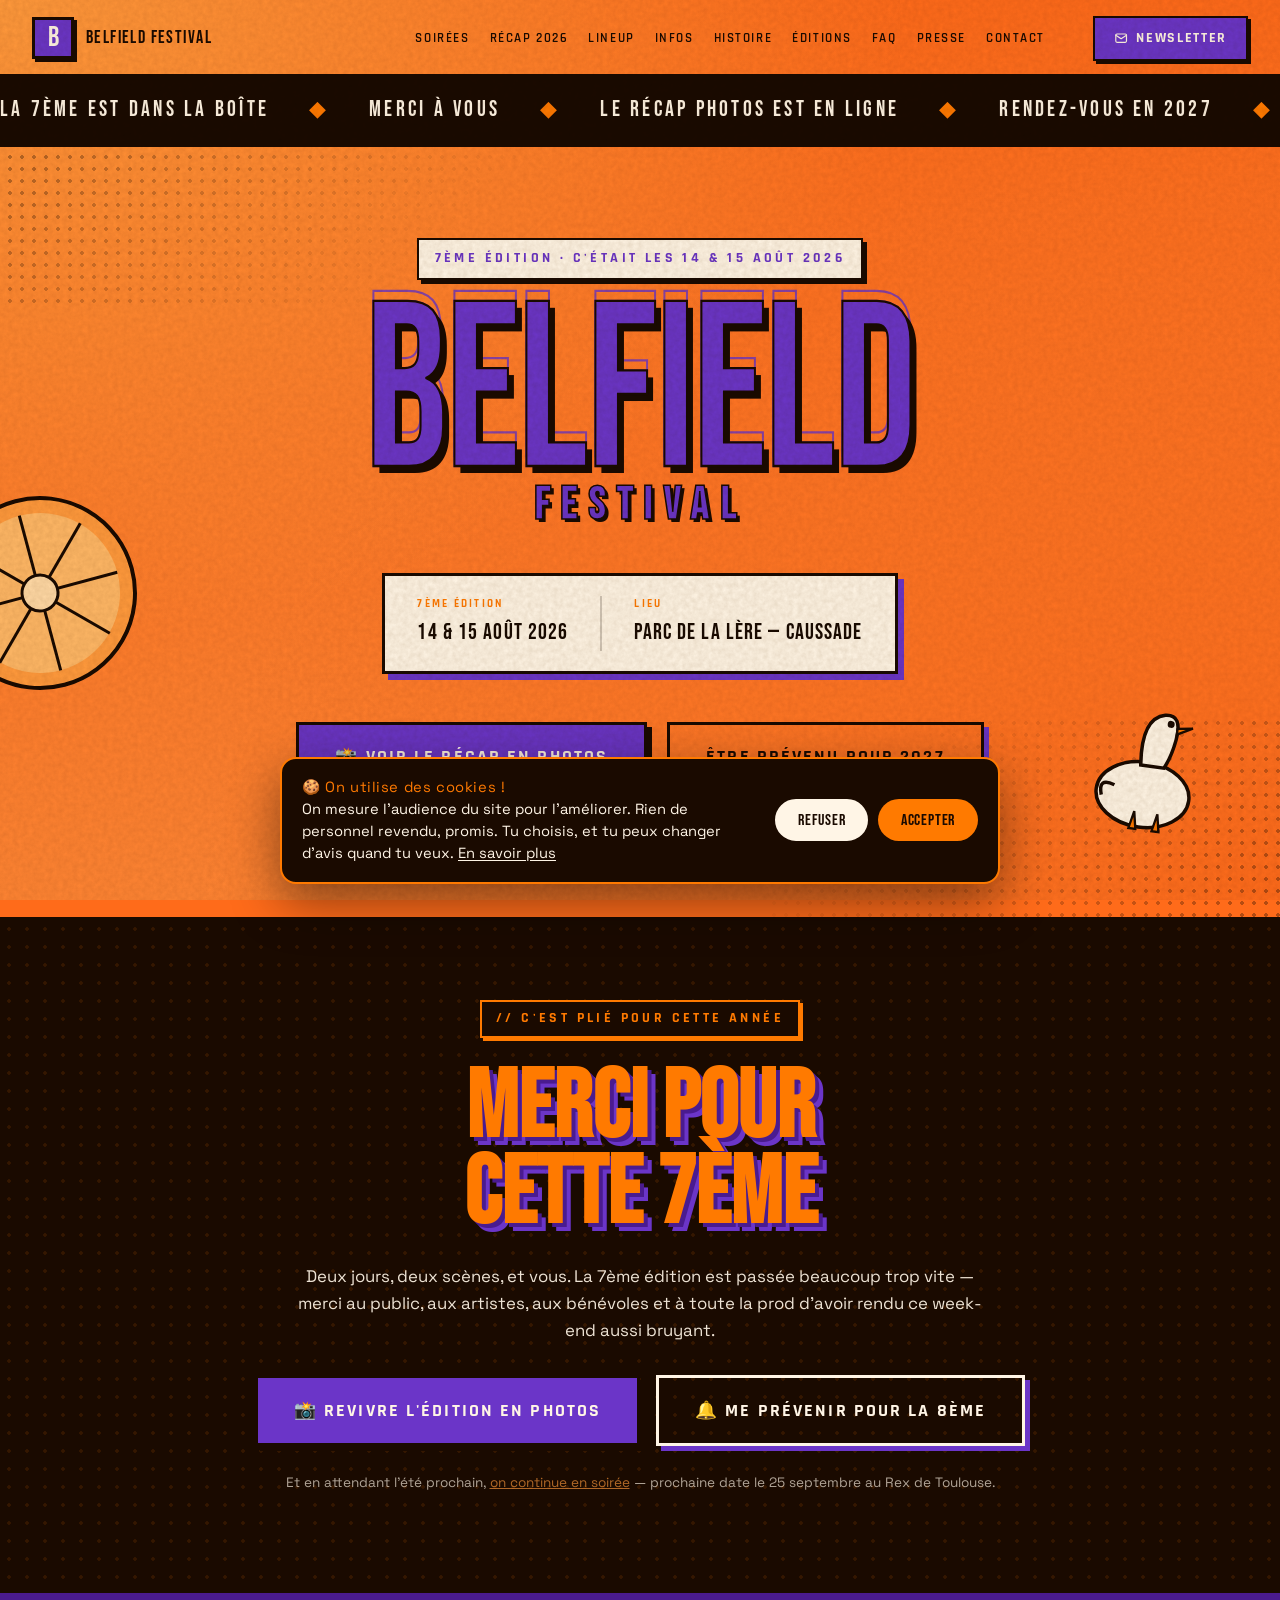
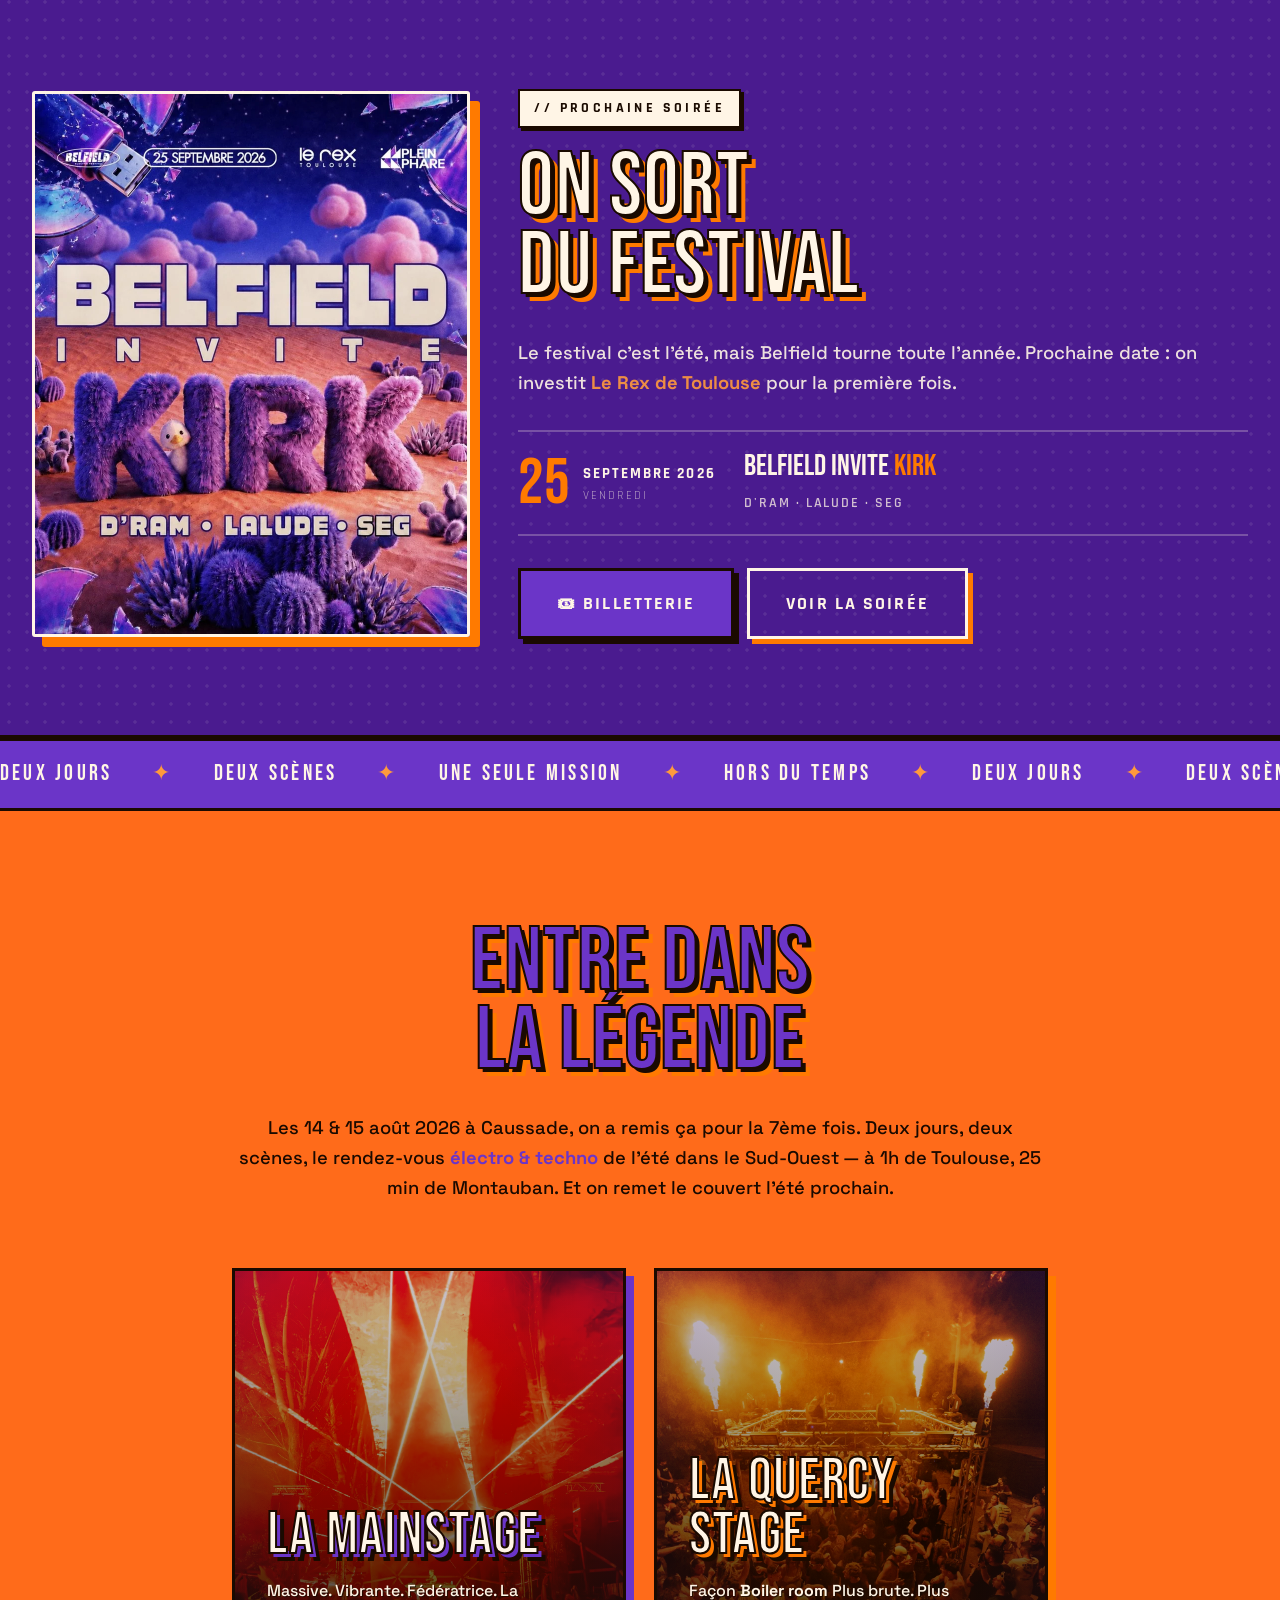
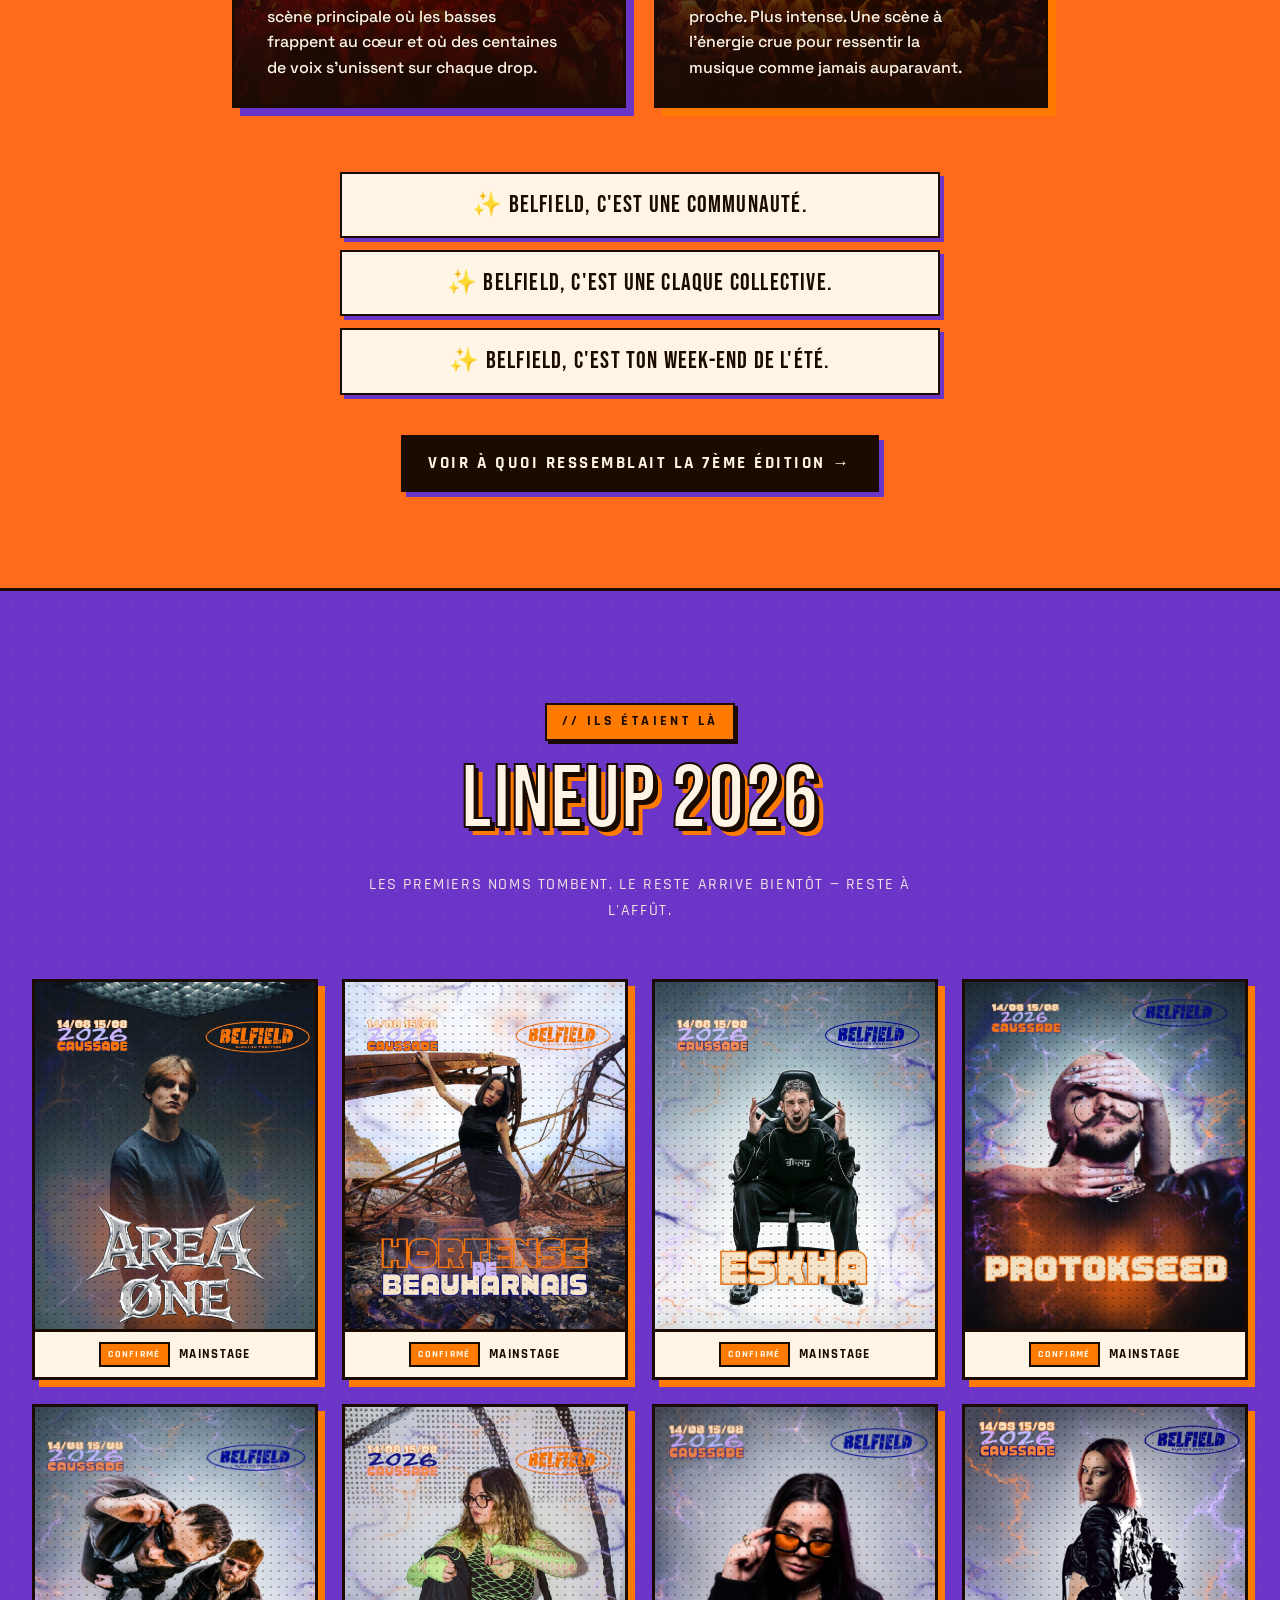
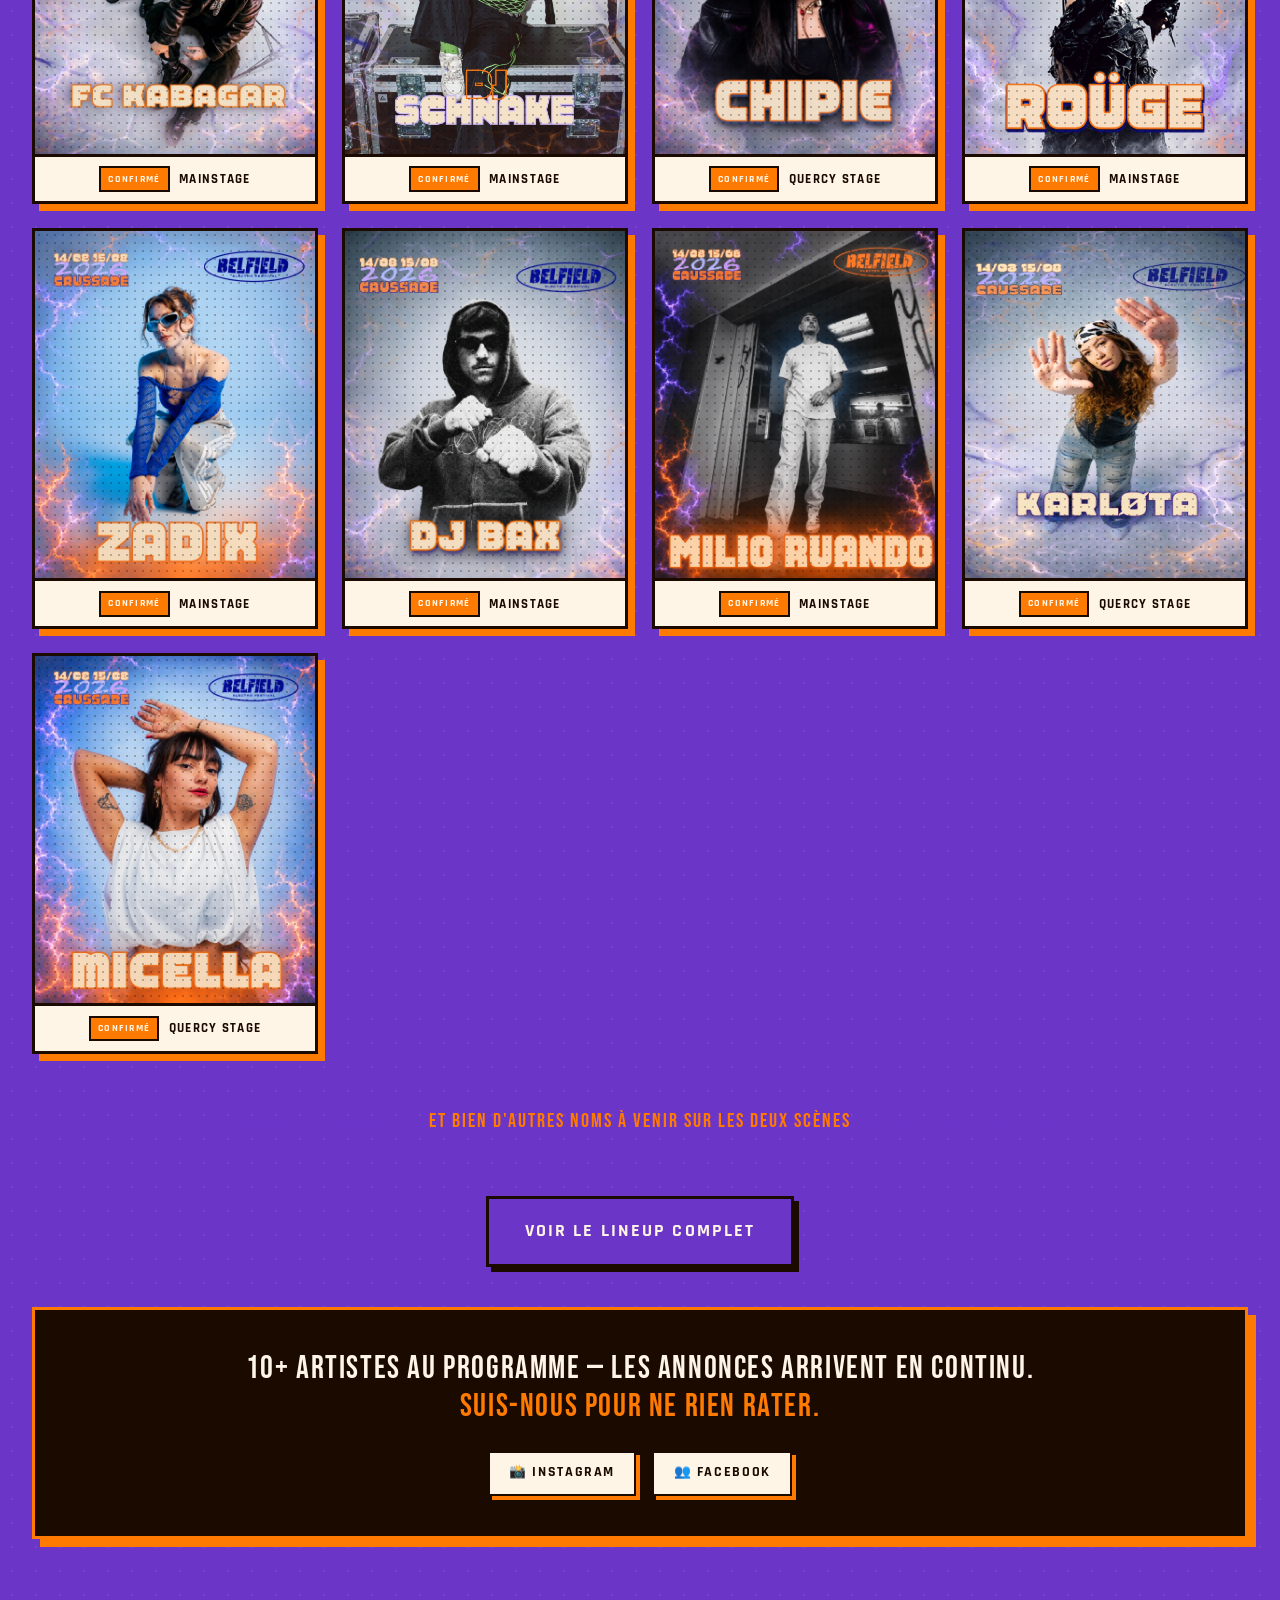
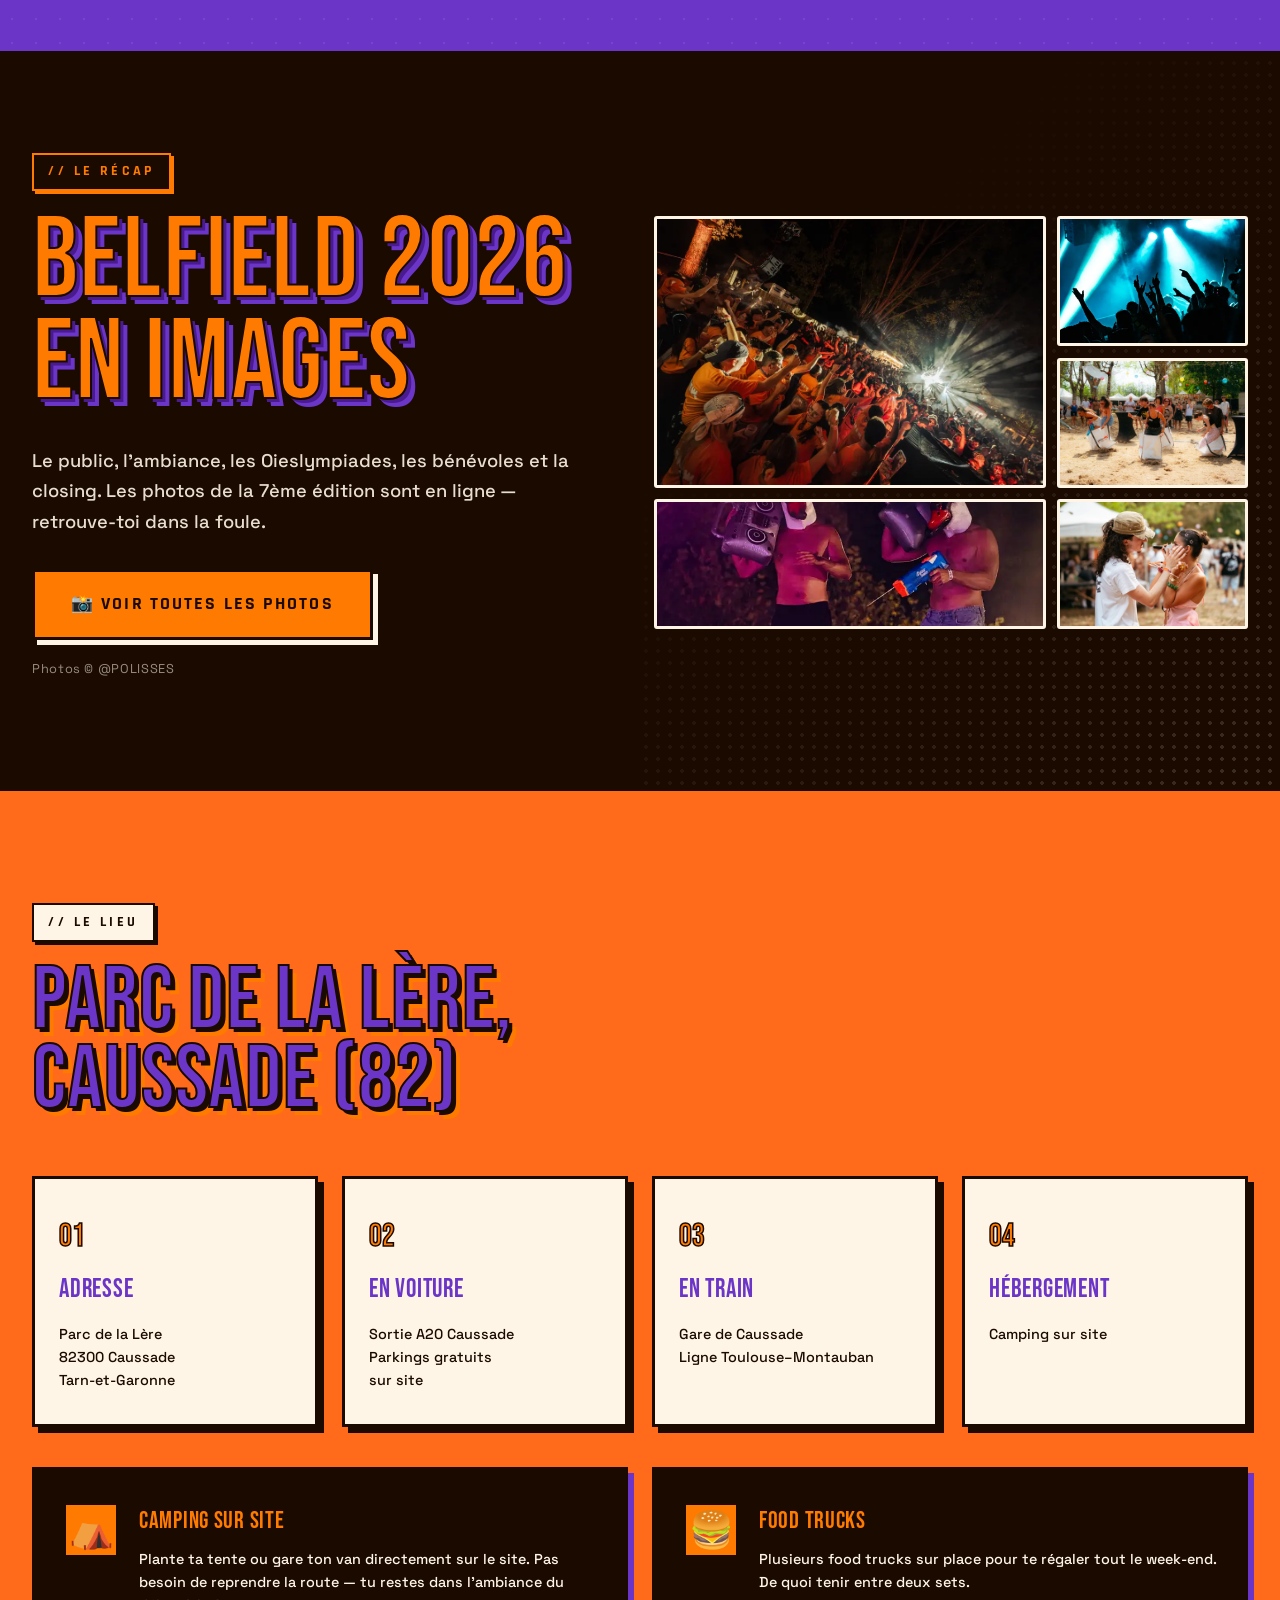
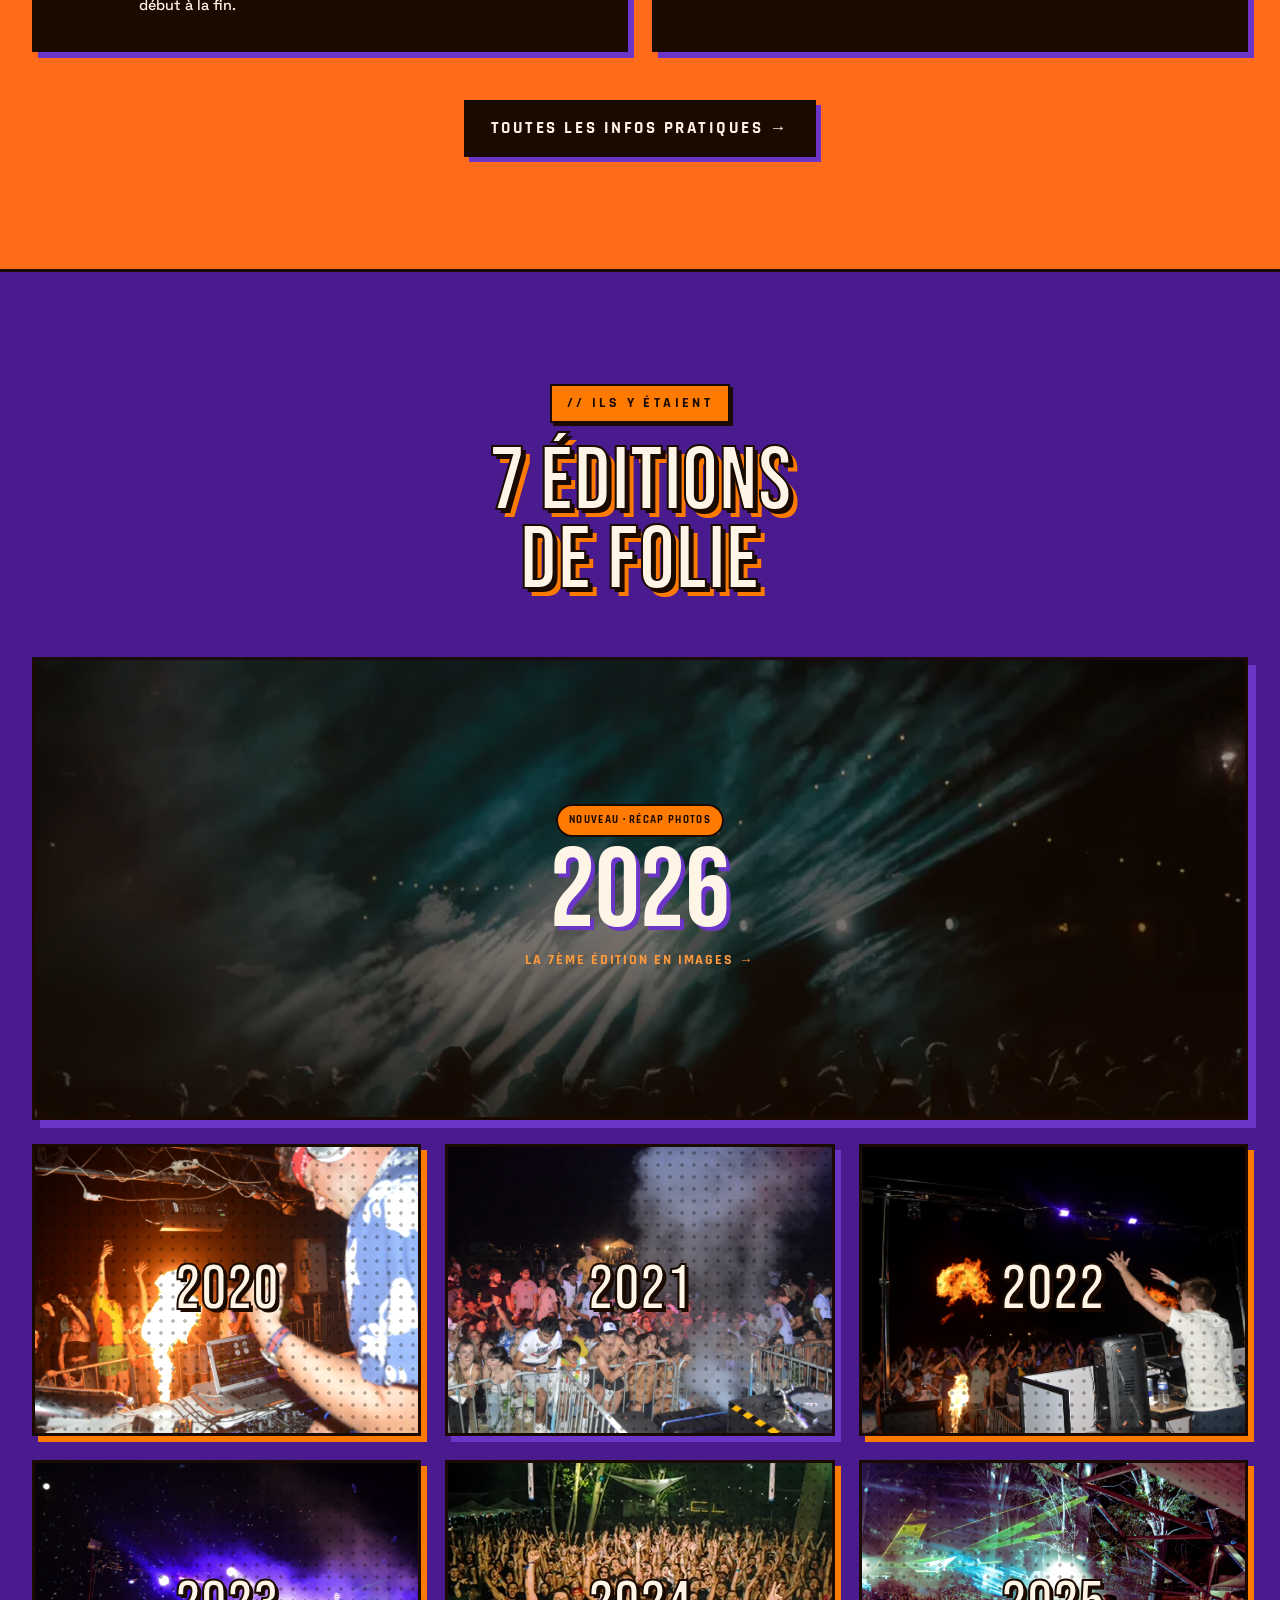
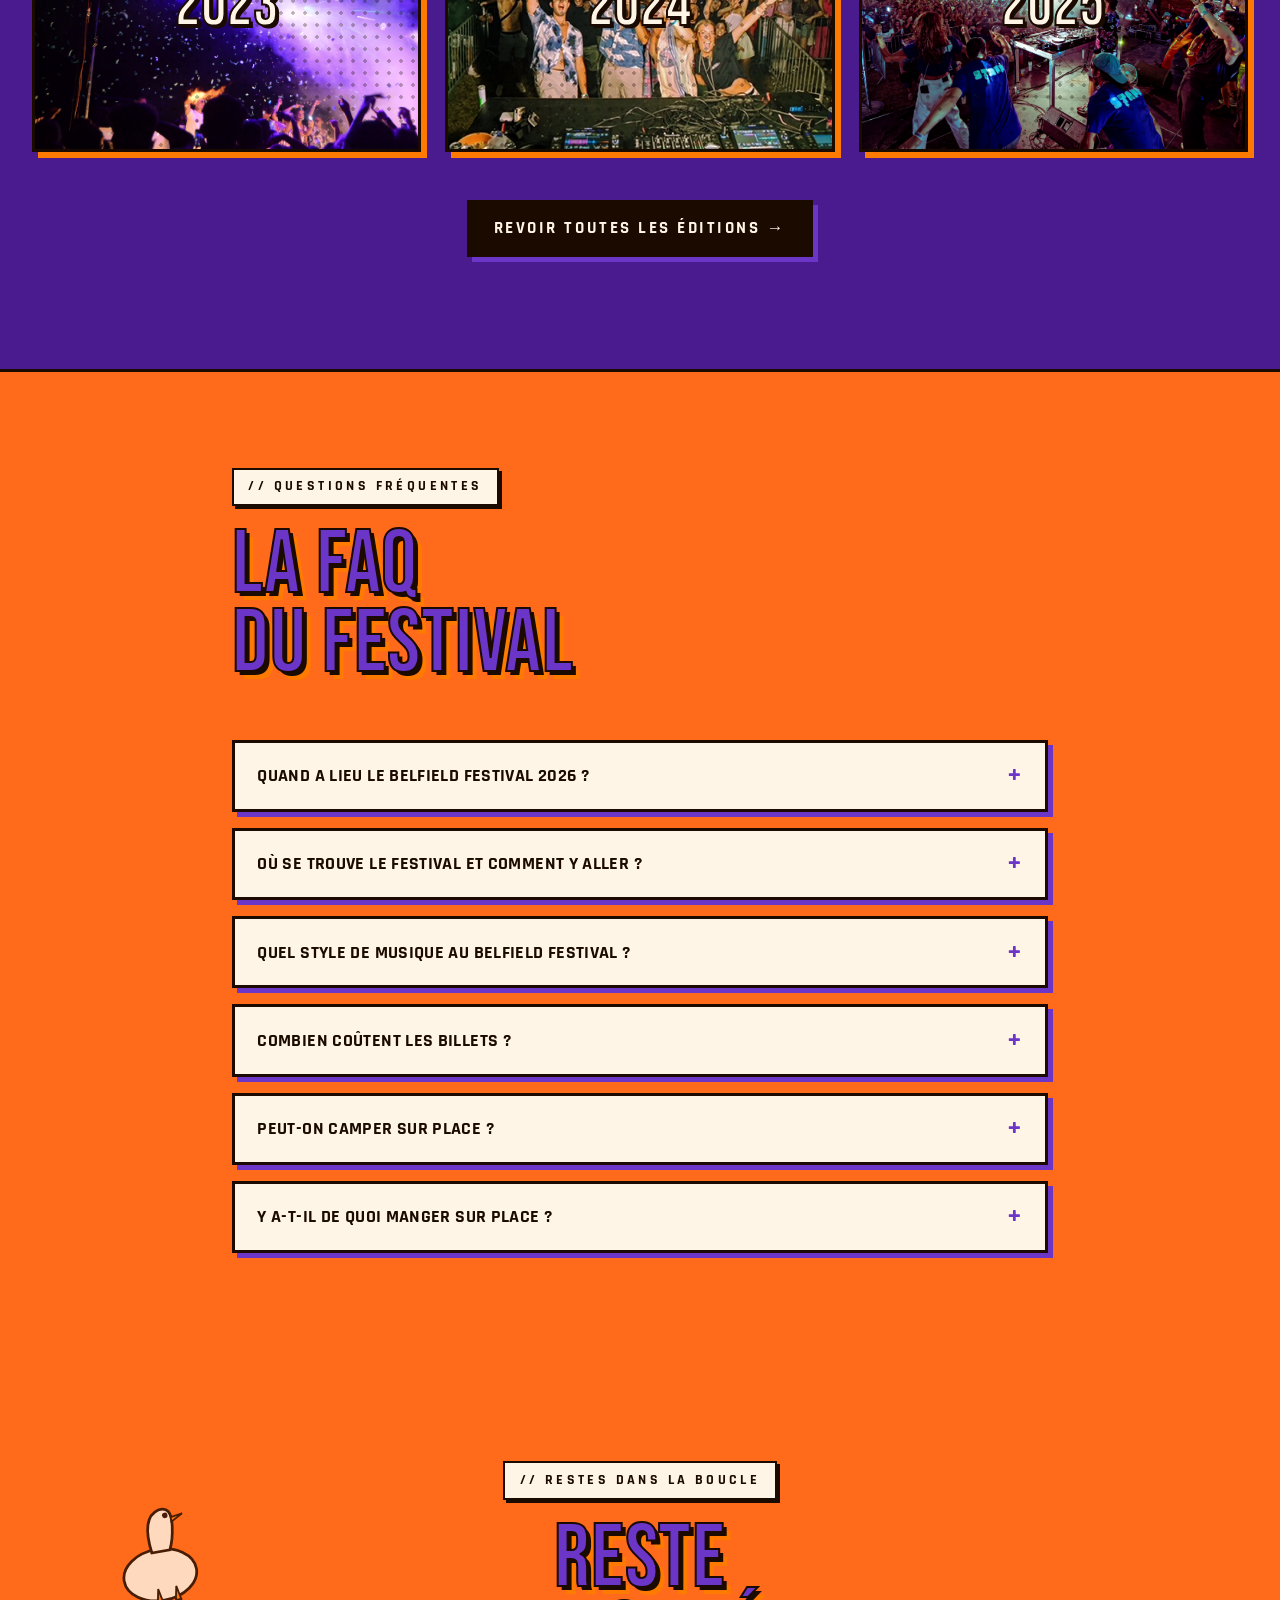
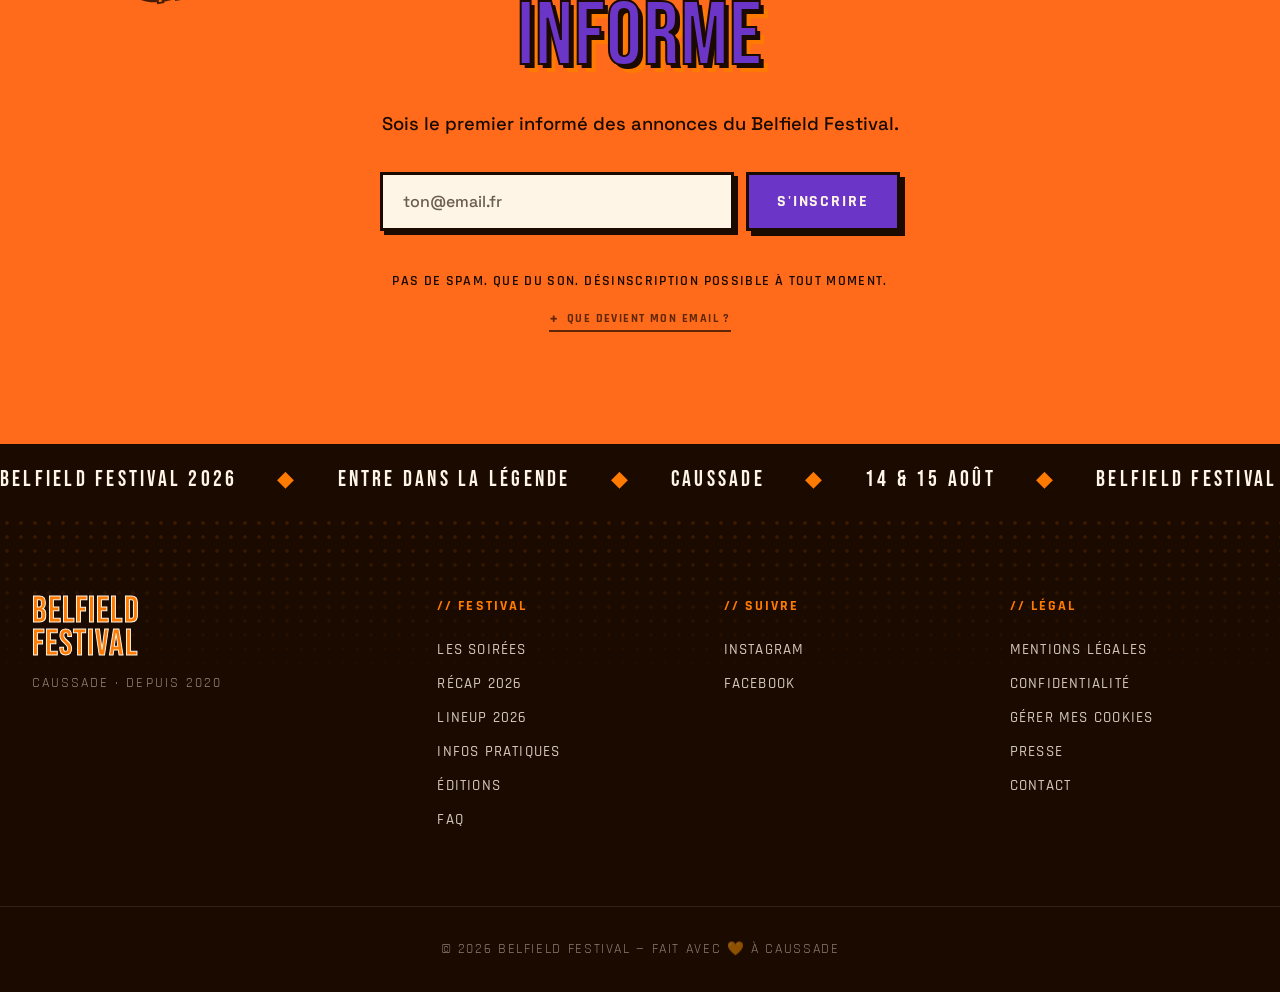
<file: index.html>
<!DOCTYPE html>
<html lang="fr">
<head>

  <meta charset="UTF-8" />
  <meta name="viewport" content="width=device-width, initial-scale=1.0" />

  <!-- SEO Core -->
  <title>Belfield Festival — Le récap 2026 & la 8ème édition à Caussade, près de Toulouse</title>
  <meta name="description" content="La 7ème édition du Belfield Festival, c'est fini : revis les 14 & 15 août 2026 en photos. Festival électro et techno au Parc de la Lère, Caussade (près de Toulouse & Montauban). Prochaine soirée Belfield le 25 septembre 2026 au Rex de Toulouse. Inscris-toi à la newsletter pour être prévenu en premier des annonces de la 8ème édition." />
  <meta name="robots" content="index, follow, max-image-preview:large, max-snippet:-1" />
  <meta name="author" content="Belfield Festival" />
  <meta name="keywords" content="récap Belfield 2026, photos Belfield Festival, festival électro 2027, festival électro 2026, festival techno France, festival électro été 2026, festival musique électronique, Belfield Festival, festival Occitanie, festival Sud-Ouest, festival près de Toulouse, festival Tarn-et-Garonne, festival Montauban, Caussade, Parc de la Lère, festival open air, festival EDM France, festival pas cher" />
  <meta name="geo.region" content="FR-82" />
  <meta name="geo.placename" content="Caussade, Occitanie" />
  <meta name="geo.position" content="44.158;1.539" />
  <meta name="ICBM" content="44.158, 1.539" />
  <link rel="canonical" href="https://belfield-festival.fr/" />
  <link rel="alternate" hreflang="fr-FR" href="https://belfield-festival.fr/" />
  <link rel="alternate" hreflang="x-default" href="https://belfield-festival.fr/" />

  <!-- Open Graph -->
  <meta property="og:title" content="Belfield Festival — Le récap en images de la 7ème édition" />
  <meta property="og:description" content="Deux jours, deux scènes, une claque collective. La 7ème édition du Belfield Festival est passée — revis-la en photos et reste branché pour la 8ème." />
  <meta property="og:image" content="https://belfield-festival.fr/affiche-og.jpg" />
  <meta property="og:image:type" content="image/jpeg" />
  <meta property="og:image:width" content="1200" />
  <meta property="og:image:height" content="630" />
  <meta property="og:image:alt" content="Affiche officielle du Belfield Festival 2026 — festival électro & techno à Caussade" />
  <meta property="og:url" content="https://belfield-festival.fr/" />
  <meta property="og:type" content="website" />
  <meta property="og:site_name" content="Belfield Festival" />
  <meta property="og:locale" content="fr_FR" />

  <!-- Twitter Card -->
  <meta name="twitter:card" content="summary_large_image" />
  <meta name="twitter:title" content="Belfield Festival — Le récap en images de la 7ème édition" />
  <meta name="twitter:description" content="Deux jours, deux scènes, une claque collective. Revis la 7ème édition du Belfield Festival en photos." />
  <meta name="twitter:image" content="https://belfield-festival.fr/affiche-og.jpg" />

  <!-- Theme & favicons -->
  <meta name="theme-color" content="#FF7A00" />
  <link rel="icon" type="image/png" href="/images/BELFIELD_logoGoogle.png" />
  <link rel="shortcut icon" type="image/png" href="/images/BELFIELD_logoGoogle.png" />
  <link rel="apple-touch-icon" href="/images/BELFIELD_logoGoogle.png" />

  <!-- Schema.org Organization (site logo for Google SERP) -->
  <script type="application/ld+json">
  {
    "@context": "https://schema.org",
    "@type": "Organization",
    "name": "Belfield Festival",
    "url": "https://belfield-festival.fr/",
    "logo": "https://belfield-festival.fr/images/BELFIELD_logoGoogle.png",
    "sameAs": [
      "https://www.instagram.com/belfield.festival/",
      "https://www.facebook.com/p/Belfield-Events-100092731103925/"
    ]
  }
  </script>

  <!-- Schema.org WebSite (sitelinks / branding) -->
  <script type="application/ld+json">
  {
    "@context": "https://schema.org",
    "@type": "WebSite",
    "name": "Belfield Festival",
    "alternateName": "Belfield Festival Caussade",
    "url": "https://belfield-festival.fr/",
    "inLanguage": "fr-FR",
    "publisher": { "@type": "Organization", "name": "Belfield Festival" }
  }
  </script>

  <!-- Schema.org Event (JSON-LD) -->
  <script type="application/ld+json">
  {
    "@context": "https://schema.org",
    "@type": ["Festival", "MusicEvent"],
    "name": "Belfield Festival 2026",
    "description": "7ème édition du Belfield Festival, festival de musique électronique et techno à Caussade, près de Toulouse et Montauban (Occitanie, Sud-Ouest de la France). 2 jours, 2 scènes : La Mainstage et La Quercy Stage.",
    "startDate": "2026-08-14T18:00:00+02:00",
    "endDate": "2026-08-15T23:59:00+02:00",
    "eventStatus": "https://schema.org/EventScheduled",
    "previousStartDate": "2026-08-14T18:00:00+02:00",
    "eventAttendanceMode": "https://schema.org/OfflineEventAttendanceMode",
    "image": [
      "https://belfield-festival.fr/affiche-og.jpg"
    ],
    "url": "https://belfield-festival.fr/",
    "keywords": "festival électro, festival techno, festival électronique, festival été 2026, festival Occitanie, festival Sud-Ouest, festival près de Toulouse",
    "genre": ["Musique électronique", "Techno", "EDM"],
    "maximumAttendeeCapacity": 5000,
    "location": {
      "@type": "Place",
      "name": "Parc de la Lère",
      "address": {
        "@type": "PostalAddress",
        "streetAddress": "Parc de la Lère",
        "addressLocality": "Caussade",
        "postalCode": "82300",
        "addressRegion": "Occitanie",
        "addressCountry": "FR"
      },
      "geo": {
        "@type": "GeoCoordinates",
        "latitude": 44.158,
        "longitude": 1.539
      }
    },
    "organizer": {
      "@type": "Organization",
      "name": "Belfield Festival",
      "url": "https://belfield-festival.fr/"
    },
    "performer": [
      { "@type": "MusicGroup", "name": "Area One" },
      { "@type": "MusicGroup", "name": "Hortense de Beauharnais" },
      { "@type": "MusicGroup", "name": "ESKHA" },
      { "@type": "MusicGroup", "name": "Protokseed" },
      { "@type": "MusicGroup", "name": "SCHNAKE" },
      { "@type": "MusicGroup", "name": "FacKabagar" },
      { "@type": "MusicGroup", "name": "CHIPIE" },
      { "@type": "MusicGroup", "name": "Roüge" },
      { "@type": "MusicGroup", "name": "ZADIX" },
      { "@type": "MusicGroup", "name": "DJ Bax" },
      { "@type": "MusicGroup", "name": "Milio Ruando" },
      { "@type": "MusicGroup", "name": "KARLOTA" },
      { "@type": "MusicGroup", "name": "MICELLA" }
    ],
    "isAccessibleForFree": false
  }
  </script>

  <!-- Schema.org FAQ (rich snippets) -->
  <script type="application/ld+json">
  {
    "@context": "https://schema.org",
    "@type": "FAQPage",
    "mainEntity": [
      {
        "@type": "Question",
        "name": "Quand a lieu le Belfield Festival 2026 ?",
        "acceptedAnswer": {
          "@type": "Answer",
          "text": "Le Belfield Festival 2026 se déroule les vendredi 14 et samedi 15 août 2026 au Parc de la Lère, à Caussade (82300), en Occitanie."
        }
      },
      {
        "@type": "Question",
        "name": "Où se trouve le Belfield Festival ?",
        "acceptedAnswer": {
          "@type": "Answer",
          "text": "Le festival se tient au Parc de la Lère à Caussade (Tarn-et-Garonne), à environ 1h de Toulouse et 25 min de Montauban, dans le Sud-Ouest de la France. Accès facile par l'A20."
        }
      },
      {
        "@type": "Question",
        "name": "Quel style de musique au Belfield Festival ?",
        "acceptedAnswer": {
          "@type": "Answer",
          "text": "Belfield est un festival de musique électronique et techno, avec deux scènes : La Mainstage (massive et fédératrice) et La Quercy Stage (plus brute, façon boiler room)."
        }
      },
      {
        "@type": "Question",
        "name": "Combien coûtent les billets du Belfield Festival 2026 ?",
        "acceptedAnswer": {
          "@type": "Answer",
          "text": "Le pass 1 jour est disponible dès 23,99€ et le pass 2 jours dès 35,99€. La billetterie est en ligne sur Shotgun."
        }
      },
      {
        "@type": "Question",
        "name": "Peut-on camper sur place au Belfield Festival ?",
        "acceptedAnswer": {
          "@type": "Answer",
          "text": "Oui, un camping est disponible sur le site du festival. Tu peux planter ta tente ou garer ton van directement sur place pour rester dans l'ambiance tout le week-end."
        }
      },
      {
        "@type": "Question",
        "name": "Y a-t-il de quoi manger sur place ?",
        "acceptedAnswer": {
          "@type": "Answer",
          "text": "Plusieurs food trucks sont présents tout le week-end pour te régaler entre deux sets, de quoi tenir la distance sur les deux jours du festival."
        }
      }
    ]
  }
  </script>

  <link rel="preconnect" href="https://fonts.googleapis.com" />
  <link rel="preconnect" href="https://fonts.gstatic.com" crossorigin />
  <link href="https://fonts.googleapis.com/css2?family=Bebas+Neue&family=Rajdhani:wght@500;600;700&family=Space+Grotesk:wght@400;500;600;700&display=swap" rel="stylesheet" />
  <link rel="stylesheet" href="styles.css" />
  <link rel="stylesheet" href="cookies.css" />

  <!-- Consent Mode par défaut (RGPD) — doit précéder le tag Google Tag Manager -->
  <script>
    window.dataLayer = window.dataLayer || [];
    function gtag(){ dataLayer.push(arguments); }
    gtag('consent', 'default', {
      ad_storage: 'denied',
      ad_user_data: 'denied',
      ad_personalization: 'denied',
      analytics_storage: 'denied',
      wait_for_update: 500
    });
  </script>

  <!-- Google Tag Manager -->
<script>(function(w,d,s,l,i){w[l]=w[l]||[];w[l].push({'gtm.start':
new Date().getTime(),event:'gtm.js'});var f=d.getElementsByTagName(s)[0],
j=d.createElement(s),dl=l!='dataLayer'?'&l='+l:'';j.async=true;j.src=
'https://www.googletagmanager.com/gtm.js?id='+i+dl;f.parentNode.insertBefore(j,f);
})(window,document,'script','dataLayer','GTM-KR3LJCSP');</script>
<!-- End Google Tag Manager -->
</head>
<body>

  <!-- Google Tag Manager (noscript) -->
<noscript><iframe src="https://www.googletagmanager.com/ns.html?id=GTM-KR3LJCSP"
height="0" width="0" style="display:none;visibility:hidden"></iframe></noscript>
<!-- End Google Tag Manager (noscript) -->
  <!-- Grain overlay -->
  <div class="grain" aria-hidden="true"></div>

  <!-- Header -->
  <header class="site-header" id="header">
    <a href="#" class="logo">
      <span class="logo-mark">B</span>
      <span class="logo-text">Belfield Festival</span>
    </a>
    <nav class="nav" id="nav">
      <a href="pages/soirees.html">Soirées</a>
      <a href="pages/recap-2026.html">Récap 2026</a>
      <a href="pages/lineup.html">Lineup</a>
      <a href="pages/infos.html">Infos</a>
      <a href="pages/histoire.html">Histoire</a>
      <a href="#editions">Éditions</a>
      <a href="#faq">FAQ</a>
      <a href="pages/presse.html">Presse</a>
      <a href="pages/contact.html">Contact</a>
      <a href="#contact" class="nav-newsletter">Newsletter</a>
    </nav>
    <div class="header-actions">
      <a href="#contact" class="btn btn-primary btn-sm">
        <svg class="btn-icon" viewBox="0 0 24 24" fill="none" stroke="currentColor" stroke-width="2" stroke-linecap="round" stroke-linejoin="round" aria-hidden="true"><rect x="3" y="5" width="18" height="14" rx="2"/><path d="m3 7 9 6 9-6"/></svg>
        Newsletter
      </a>
    </div>
    <button class="burger" aria-label="Menu" id="burger">
      <span></span><span></span><span></span>
    </button>
  </header>

  <!-- Top marquee -->
  <div class="marquee marquee-top" aria-hidden="true">
    <div class="marquee-track">
      <span>La 7ème est dans la boîte</span><span class="dot">◆</span>
      <span>Merci à vous</span><span class="dot">◆</span>
      <span>Le récap photos est en ligne</span><span class="dot">◆</span>
      <span>Rendez-vous en 2027</span><span class="dot">◆</span>
      <span>La 7ème est dans la boîte</span><span class="dot">◆</span>
      <span>Merci à vous</span><span class="dot">◆</span>
      <span>Le récap photos est en ligne</span><span class="dot">◆</span>
      <span>Rendez-vous en 2027</span><span class="dot">◆</span>
    </div>
  </div>

  <!-- HERO -->
  <section class="hero">
    <div class="halftone halftone-tl" aria-hidden="true"></div>
    <div class="halftone halftone-br" aria-hidden="true"></div>

    <!-- Decorative oranges -->
    <div class="orange orange-left" aria-hidden="true">
      <svg viewBox="0 0 200 200" xmlns="http://www.w3.org/2000/svg">
        <circle cx="100" cy="100" r="95" fill="#FF9A3C" stroke="#1A0A00" stroke-width="4"/>
        <circle cx="100" cy="100" r="80" fill="#FFB866"/>
        <g stroke="#1A0A00" stroke-width="3" fill="none">
          <line x1="100" y1="20" x2="100" y2="180"/>
          <line x1="20" y1="100" x2="180" y2="100"/>
          <line x1="43" y1="43" x2="157" y2="157"/>
          <line x1="157" y1="43" x2="43" y2="157"/>
        </g>
        <circle cx="100" cy="100" r="18" fill="#FFD9A6" stroke="#1A0A00" stroke-width="3"/>
      </svg>
    </div>

    <!-- Mascotte goose -->
    <div class="goose goose-hero" aria-hidden="true">
      <svg viewBox="0 0 120 140" xmlns="http://www.w3.org/2000/svg">
        <ellipse cx="60" cy="95" rx="40" ry="28" fill="#FFF5E6" stroke="#1A0A00" stroke-width="3"/>
        <path d="M 55 70 Q 50 30 70 25 Q 85 22 82 45 Q 80 60 75 70 Z" fill="#FFF5E6" stroke="#1A0A00" stroke-width="3"/>
        <circle cx="76" cy="32" r="3" fill="#1A0A00"/>
        <path d="M 82 35 L 95 33 L 82 40 Z" fill="#FF7A00" stroke="#1A0A00" stroke-width="2"/>
        <path d="M 75 110 L 72 125 L 78 125 Z" fill="#FF7A00" stroke="#1A0A00" stroke-width="2"/>
        <path d="M 55 110 L 52 125 L 58 125 Z" fill="#FF7A00" stroke="#1A0A00" stroke-width="2"/>
        <path d="M 35 90 Q 20 85 25 100" fill="#FFF5E6" stroke="#1A0A00" stroke-width="3"/>
      </svg>
    </div>

    <div class="hero-content">
      <p class="eyebrow">7ème Édition · C'était les 14 &amp; 15 août 2026</p>

      <h1 class="hero-title">
        <span class="sr-only">Belfield Festival — la 7ème édition s'est tenue les 14 &amp; 15 août 2026 au Parc de la Lère à Caussade, près de Toulouse. Récap en photos et infos sur la prochaine édition.</span>
        <span class="title-ghost" aria-hidden="true">Belfield</span>
        <span class="title-ghost" aria-hidden="true">Belfield</span>
        <span class="title-main" aria-hidden="true">Belfield</span>
        <span class="title-sub" aria-hidden="true">Festival</span>
      </h1>

      <div class="hero-meta">
        <div class="meta-block">
          <span class="meta-label">7ème édition</span>
          <span class="meta-value">14 &amp; 15 Août 2026</span>
        </div>
        <div class="meta-divider"></div>
        <div class="meta-block">
          <span class="meta-label">Lieu</span>
          <span class="meta-value">Parc de la Lère — Caussade</span>
        </div>
      </div>

      <div class="hero-actions">
        <a href="pages/recap-2026.html" class="btn btn-primary btn-lg">📸 Voir le récap en photos</a>
        <a href="#contact" class="btn btn-outline btn-lg">Être prévenu pour 2027</a>
      </div>
    </div>
  </section>

  <!-- APRÈS-FESTIVAL -->
  <section class="afterparty-section" id="apres">
    <div class="container narrow center">
      <p class="section-label gold">// C'est plié pour cette année</p>
      <h2 class="afterparty-title">Merci pour<br/>cette 7ème</h2>
      <p class="afterparty-text">
        Deux jours, deux scènes, et vous. La 7ème édition est passée beaucoup trop vite —
        merci au public, aux artistes, aux bénévoles et à toute la prod d'avoir rendu ce week-end aussi bruyant.
      </p>
      <div class="afterparty-actions">
        <a href="pages/recap-2026.html" class="btn btn-primary btn-lg">📸 Revivre l'édition en photos</a>
        <a href="#contact" class="btn btn-outline btn-lg">🔔 Me prévenir pour la 8ème</a>
      </div>
      <p class="afterparty-note">Et en attendant l'été prochain, <a href="pages/soirees.html">on continue en soirée</a> — prochaine date le 25 septembre au Rex de Toulouse.</p>
    </div>
  </section>

  <!-- PROCHAINE SOIRÉE -->
  <section class="next-party" id="soiree">
    <div class="container">
      <div class="next-party-inner">
        <a class="next-party-poster" href="pages/soirees.html">
          <img src="images/soirees/belfield-invite-kirk.webp"
               alt="Affiche de la soirée Belfield invite KIRK, le 25 septembre 2026 au Rex de Toulouse"
               width="864" height="1080" loading="lazy" />
        </a>
        <div class="next-party-text">
          <p class="section-label">// Prochaine soirée</p>
          <h2 class="section-title">On sort<br/>du festival</h2>
          <p class="lead">Le festival c'est l'été, mais Belfield tourne toute l'année.
            Prochaine date : on investit <strong>Le Rex de Toulouse</strong> pour la première fois.</p>

          <div class="next-party-meta">
            <p class="next-party-date">
              <span class="npd-day">25</span>
              <span class="npd-rest"><span class="npd-month">Septembre 2026</span><span class="npd-weekday">Vendredi</span></span>
            </p>
            <p class="next-party-name">Belfield invite <strong>KIRK</strong><br/>
              <span class="next-party-lineup">D'RAM · LALUDE · SEG</span></p>
          </div>

          <div class="next-party-actions">
            <a href="https://shotgun.live/fr/events/belfield-kirk-dram-lalude-seg-hard-bounce" target="_blank" rel="noopener" data-gtm-click="billetterie-soiree" class="btn btn-primary btn-lg">🎟 Billetterie</a>
            <a href="pages/soirees.html" class="btn btn-outline btn-lg">Voir la soirée</a>
          </div>
        </div>
      </div>
    </div>
  </section>

  <!-- Marquee 2 -->
  <div class="marquee marquee-purple" aria-hidden="true">
    <div class="marquee-track reverse">
      <span>Deux jours</span><span class="dot">✦</span>
      <span>Deux scènes</span><span class="dot">✦</span>
      <span>Une seule mission</span><span class="dot">✦</span>
      <span>Hors du temps</span><span class="dot">✦</span>
      <span>Deux jours</span><span class="dot">✦</span>
      <span>Deux scènes</span><span class="dot">✦</span>
      <span>Une seule mission</span><span class="dot">✦</span>
      <span>Hors du temps</span><span class="dot">✦</span>
    </div>
  </div>

  <!-- INTRO -->
  <section class="intro">
    <div class="container narrow">
      <h2 class="section-title">Entre dans<br/>la légende</h2>
      <p class="lead">
        Les 14 &amp; 15 août 2026 à Caussade, on a remis ça pour la 7ème fois. Deux jours, deux scènes,
        le rendez-vous <strong>électro &amp; techno</strong> de l'été dans le Sud-Ouest — à 1h de Toulouse,
        25 min de Montauban. Et on remet le couvert l'été prochain.
      </p>

      <div class="stages">
        <article class="stage stage-main" data-stage="mainstage">
          <div class="stage-slider">
            <div class="stage-track">
              <div class="stage-slide"><img src="images/mainstage/image00001.webp" alt="La Mainstage du Belfield Festival — foule et show électro de nuit" loading="lazy"/></div>
              <div class="stage-slide"><img src="images/mainstage/image00018.webp" alt="Public en feu devant la Mainstage du Belfield Festival, Caussade" loading="lazy"/></div>
              <div class="stage-slide"><img src="images/mainstage/image00034.webp" alt="DJ set électro sur la Mainstage du Belfield Festival" loading="lazy"/></div>
              <div class="stage-slide"><img src="images/mainstage/image00038.webp" alt="Jeux de lumière et basses sur la Mainstage du Belfield Festival" loading="lazy"/></div>
              <div class="stage-slide"><img src="images/mainstage/image00045.webp" alt="Ambiance festival électro à la Mainstage du Belfield, Occitanie" loading="lazy"/></div>
            </div>
            <div class="stage-overlay"></div>
          </div>
          <div class="stage-content">
            <h3>La Mainstage</h3>
            <p>Massive. Vibrante. Fédératrice. La scène principale où les basses frappent au cœur et où des centaines de voix s'unissent sur chaque drop.</p>
          </div>
        </article>

        <article class="stage stage-quercy" data-stage="quercy">
          <div class="stage-slider">
            <div class="stage-track">
              <div class="stage-slide"><img src="images/QuercyStage/image00022.webp" alt="La Quercy Stage du Belfield Festival, ambiance techno façon boiler room" loading="lazy"/></div>
              <div class="stage-slide"><img src="images/QuercyStage/image00024.webp" alt="Public proche du DJ sur la Quercy Stage du Belfield Festival" loading="lazy"/></div>
              <div class="stage-slide"><img src="images/QuercyStage/image00032.webp" alt="Set techno intense sur la Quercy Stage du Belfield Festival, Caussade" loading="lazy"/></div>
            </div>
            <div class="stage-overlay"></div>
          </div>
          <div class="stage-content">
            <h3>La Quercy Stage</h3>
            <p>Façon <strong>Boiler room</strong> Plus brute. Plus proche. Plus intense. Une scène à l'énergie crue pour ressentir la musique comme jamais auparavant.</p>
          </div>
        </article>
      </div>

      <ul class="manifesto">
        <li>✨ Belfield, c'est une communauté.</li>
        <li>✨ Belfield, c'est une claque collective.</li>
        <li>✨ Belfield, c'est ton week-end de l'été.</li>
      </ul>

      <p class="intro-cta">
        <a href="pages/recap-2026.html" class="link-arrow">Voir à quoi ressemblait la 7ème édition →</a>
      </p>
    </div>
  </section>

  <!-- LINEUP -->
  <section class="lineup" id="lineup">
    <div class="container">
      <div class="section-header">
        <p class="section-label">// Ils étaient là</p>
        <h2 class="section-title">Lineup 2026</h2>
        <p class="lineup-intro">Les premiers noms tombent. Le reste arrive bientôt — reste à l'affût.</p>
      </div>
      <div class="artists-grid">
        <article class="artist-card revealed">
          <div class="artist-img">
            <img src="images/artistes/artiste1.jpg" alt="Area One — DJ électro à la Mainstage du Belfield Festival 2026, Caussade" loading="lazy" width="600" height="600"/>
          </div>
          <div class="artist-info">
            <span class="artist-status">Confirmé</span>
            <p>Mainstage</p>
          </div>
        </article>
        <article class="artist-card revealed">
          <div class="artist-img">
            <img src="images/artistes/artiste2.jpg" alt="Hortense de Beauharnais — artiste à la Mainstage du Belfield Festival 2026" loading="lazy" width="600" height="600"/>
          </div>
          <div class="artist-info">
            <span class="artist-status">Confirmé</span>
            <p>Mainstage</p>
          </div>
        </article>
        <article class="artist-card revealed">
          <div class="artist-img">
            <img src="images/artistes/ESKHA.JPEG" alt="ESKHA — DJ électro à la Mainstage du Belfield Festival 2026, Caussade" loading="lazy" width="600" height="600"/>
          </div>
          <div class="artist-info">
            <span class="artist-status">Confirmé</span>
            <p>Mainstage</p>
          </div>
        </article>
        <article class="artist-card revealed">
          <div class="artist-img">
            <img src="images/artistes/Protokseed.webp" alt="Protokseed — artiste techno à la Mainstage du Belfield Festival 2026" loading="lazy" width="600" height="600"/>
          </div>
          <div class="artist-info">
            <span class="artist-status">Confirmé</span>
            <p>Mainstage</p>
          </div>
        </article>
        <article class="artist-card revealed">
          <div class="artist-img">
            <img src="images/artistes/FacKabagar.webp" alt="FacKabagar — DJ à la Mainstage du Belfield Festival 2026" loading="lazy" width="600" height="600"/>
          </div>
          <div class="artist-info">
            <span class="artist-status">Confirmé</span>
            <p>Mainstage</p>
          </div>
        </article>
        <article class="artist-card revealed">
          <div class="artist-img">
            <img src="images/artistes/SCHNAKE.JPEG" alt="SCHNAKE — artiste électro à la Mainstage du Belfield Festival 2026" loading="lazy" width="600" height="600"/>
          </div>
          <div class="artist-info">
            <span class="artist-status">Confirmé</span>
            <p>Mainstage</p>
          </div>
        </article>
        <article class="artist-card revealed">
          <div class="artist-img">
            <img src="images/artistes/CHIPIE publi.webp" alt="CHIPIE — DJ à la Quercy Stage du Belfield Festival 2026" loading="lazy" width="600" height="600"/>
          </div>
          <div class="artist-info">
            <span class="artist-status">Confirmé</span>
            <p>Quercy Stage</p>
          </div>
        </article>
        <article class="artist-card revealed">
          <div class="artist-img">
            <img src="images/artistes/Roüge Post Insta.PNG" alt="Roüge — artiste à la Mainstage du Belfield Festival 2026, Caussade" loading="lazy" width="600" height="600"/>
          </div>
          <div class="artist-info">
            <span class="artist-status">Confirmé</span>
            <p>Mainstage</p>
          </div>
        </article>
        <article class="artist-card revealed">
          <div class="artist-img">
            <img src="images/artistes/ZADIX publi.webp" alt="ZADIX — DJ à la Mainstage du Belfield Festival 2026" loading="lazy" width="600" height="600"/>
          </div>
          <div class="artist-info">
            <span class="artist-status">Confirmé</span>
            <p>Mainstage</p>
          </div>
        </article>
        <article class="artist-card revealed">
          <div class="artist-img">
            <img src="images/artistes/DjBax.webp" alt="DJ Bax — DJ électro à la Mainstage du Belfield Festival 2026, Caussade" loading="lazy" width="600" height="600"/>
          </div>
          <div class="artist-info">
            <span class="artist-status">Confirmé</span>
            <p>Mainstage</p>
          </div>
        </article>
        <article class="artist-card revealed">
          <div class="artist-img">
            <img src="images/artistes/MilioRuando.webp" alt="Milio Ruando — artiste à la Mainstage du Belfield Festival 2026, Caussade" loading="lazy" width="600" height="600"/>
          </div>
          <div class="artist-info">
            <span class="artist-status">Confirmé</span>
            <p>Mainstage</p>
          </div>
        </article>
        <article class="artist-card revealed">
          <div class="artist-img">
            <img src="images/artistes/KARLOTA.webp" alt="KARLOTA — DJ à la Quercy Stage du Belfield Festival 2026" loading="lazy" width="600" height="600"/>
          </div>
          <div class="artist-info">
            <span class="artist-status">Confirmé</span>
            <p>Quercy Stage</p>
          </div>
        </article>
        <article class="artist-card revealed">
          <div class="artist-img">
            <img src="images/artistes/MICELLA publi.webp" alt="MICELLA — DJ à la Quercy Stage du Belfield Festival 2026" loading="lazy" width="600" height="600"/>
          </div>
          <div class="artist-info">
            <span class="artist-status">Confirmé</span>
            <p>Quercy Stage</p>
          </div>
        </article>
      </div>
      <div class="lineup-more-hint">
        <span class="more-dots">· · · · · · · · · ·</span>
        <p>Et bien d'autres noms à venir sur les deux scènes</p>
        <span class="more-dots">· · · · · · · · · ·</span>
      </div>
      <div class="lineup-cta-full">
        <a href="pages/lineup.html" class="btn btn-primary btn-lg">Voir le lineup complet</a>
      </div>
      <div class="lineup-teaser">
        <p class="teaser-text">10+ artistes au programme — les annonces arrivent en continu.<br/><strong>Suis-nous pour ne rien rater.</strong></p>
        <div class="teaser-socials">
          <a href="https://www.instagram.com/belfield.festival/" class="btn btn-outline btn-sm">📸 Instagram</a>
          <a href="https://www.facebook.com/p/Belfield-Events-100092731103925/" class="btn btn-outline btn-sm">👥 Facebook</a>
        </div>
      </div>
    </div>
  </section>

  <!-- RÉCAP PHOTOS 2026 -->
  <section class="recap-banner" id="recap">
    <div class="halftone halftone-tickets" aria-hidden="true"></div>
    <div class="container">
      <div class="recap-banner-inner">
        <div class="recap-banner-text">
          <p class="section-label gold">// Le récap</p>
          <h2 class="section-title huge">Belfield 2026<br/>en images</h2>
          <p class="lead light">Le public, l'ambiance, les Oieslympiades, les bénévoles et la closing.
            Les photos de la 7ème édition sont en ligne — retrouve-toi dans la foule.</p>
          <a href="pages/recap-2026.html" class="btn btn-accent btn-lg">📸 Voir toutes les photos</a>
          <p class="recap-banner-credit">Photos © @POLISSES</p>
        </div>
        <div class="recap-banner-grid">
          <a href="pages/recap-2026.html" class="recap-thumb recap-thumb-lg">
            <img src="images/2026/thumbs/closing-8.webp" alt="Foule du Belfield Festival 2026 bras levés sous les lasers pendant la closing" loading="lazy" width="900" height="600"/>
          </a>
          <a href="pages/recap-2026.html" class="recap-thumb">
            <img src="images/2026/thumbs/publique-24.webp" alt="Mains levées dans le public du Belfield Festival 2026" loading="lazy" width="900" height="1350"/>
          </a>
          <a href="pages/recap-2026.html" class="recap-thumb">
            <img src="images/2026/thumbs/oieslympiades-12.webp" alt="Course en sac pendant les Oieslympiades du Belfield Festival 2026" loading="lazy" width="900" height="600"/>
          </a>
          <a href="pages/recap-2026.html" class="recap-thumb">
            <img src="images/2026/thumbs/benevoles-1.webp" alt="Bénévoles masqués en oie au Belfield Festival 2026" loading="lazy" width="900" height="1350"/>
          </a>
          <a href="pages/recap-2026.html" class="recap-thumb">
            <img src="images/2026/thumbs/publique-9.webp" alt="Festivalières trinquant au soleil au Belfield Festival 2026" loading="lazy" width="900" height="600"/>
          </a>
        </div>
      </div>
    </div>
  </section>

  <!-- INFOS -->
  <section class="infos" id="infos">
    <div class="container">
      <div class="section-header">
        <p class="section-label">// Le lieu</p>
        <h2 class="section-title">Parc de la Lère,<br/>Caussade (82)</h2>
      </div>
      <div class="infos-grid">
        <div class="info-card">
          <div class="info-num">01</div>
          <h3>Adresse</h3>
          <p>Parc de la Lère<br/>82300 Caussade<br/>Tarn-et-Garonne</p>
        </div>
        <div class="info-card">
          <div class="info-num">02</div>
          <h3>En voiture</h3>
          <p>Sortie A20 Caussade<br/>Parkings gratuits<br/>sur site</p>
        </div>
        <div class="info-card">
          <div class="info-num">03</div>
          <h3>En train</h3>
          <p>Gare de Caussade<br/>Ligne Toulouse–Montauban<br/></p>
        </div>
        <div class="info-card">
          <div class="info-num">04</div>
          <h3>Hébergement</h3>
          <p>Camping sur site</p>
        </div>
      </div>
      <div class="surplace-preview">
        <div class="surplace-preview-card">
          <div class="surplace-preview-icon">⛺</div>
          <div>
            <h3>Camping sur site</h3>
            <p>Plante ta tente ou gare ton van directement sur le site. Pas besoin de reprendre la route — tu restes dans l'ambiance du début à la fin.</p>
          </div>
        </div>
        <div class="surplace-preview-card">
          <div class="surplace-preview-icon">🍔</div>
          <div>
            <h3>Food Trucks</h3>
            <p>Plusieurs food trucks sur place pour te régaler tout le week-end. De quoi tenir entre deux sets.</p>
          </div>
        </div>
      </div>

      <div class="section-footer">
        <a href="pages/infos.html" class="link-arrow">Toutes les infos pratiques →</a>
      </div>
    </div>
  </section>

  <!-- EDITIONS -->
  <section class="editions" id="editions">
    <div class="container">
      <div class="section-header">
        <p class="section-label">// Ils y étaient</p>
        <h2 class="section-title">7 éditions<br/>de folie</h2>
      </div>
      <a class="gallery-featured" href="pages/recap-2026.html">
        <img src="images/2026/thumbs/ambiance-6.webp" alt="Édition 2026 du Belfield Festival — ciel de lasers au-dessus du public au Parc de la Lère, Caussade" loading="lazy" width="900" height="600"/>
        <div class="gallery-featured-body">
          <span class="gallery-badge">Nouveau · Récap photos</span>
          <span class="gallery-featured-year">2026</span>
          <span class="gallery-featured-text">La 7ème édition en images →</span>
        </div>
      </a>

      <div class="gallery">
        <div class="gallery-item" data-year="2020">
          <img src="images/editions/2020.webp" alt="Édition 2020 du Belfield Festival à Caussade — foule du festival électro" loading="lazy"/>
          <span>2020</span>
        </div>
        <div class="gallery-item" data-year="2021">
          <img src="images/editions/2021.webp" alt="Édition 2021 du Belfield Festival — ambiance festival techno en plein air" loading="lazy"/>
          <span>2021</span>
        </div>
        <div class="gallery-item" data-year="2022">
          <img src="images/editions/2022.webp" alt="Édition 2022 du Belfield Festival électro, Parc de la Lère, Caussade" loading="lazy"/>
          <span>2022</span>
        </div>
        <div class="gallery-item" data-year="2023">
          <img src="images/editions/2023.webp" alt="Édition 2023 du Belfield Festival — public et show de nuit" loading="lazy"/>
          <span>2023</span>
        </div>
        <div class="gallery-item" data-year="2024">
          <img src="images/editions/2024.jpg" alt="Édition 2024 du Belfield Festival électro/techno en Occitanie" loading="lazy"/>
          <span>2024</span>
        </div>
        <div class="gallery-item" data-year="2025">
          <img src="images/editions/2025.webp" alt="Édition 2025 du Belfield Festival — festival électro du Sud-Ouest" loading="lazy"/>
          <span>2025</span>
        </div>
      </div>
      <div class="section-footer">
        <a href="pages/histoire.html" class="link-arrow">Revoir toutes les éditions →</a>
      </div>
    </div>
  </section>

  <!-- FAQ -->
  <section class="faq" id="faq">
    <div class="container narrow">
      <div class="section-header">
        <p class="section-label">// Questions fréquentes</p>
        <h2 class="section-title">La FAQ<br/>du festival</h2>
      </div>
      <div class="faq-list">
        <details class="faq-item">
          <summary>Quand a lieu le Belfield Festival 2026 ?</summary>
          <p>Le Belfield Festival 2026 se déroule les <strong>vendredi 14 et samedi 15 août 2026</strong> au Parc de la Lère, à Caussade (82300), en Occitanie. C'est la 7ème édition de ce festival électro et techno.</p>
        </details>
        <details class="faq-item">
          <summary>Où se trouve le festival et comment y aller ?</summary>
          <p>Le festival se tient au <strong>Parc de la Lère à Caussade</strong> (Tarn-et-Garonne), dans le Sud-Ouest de la France. Compte environ 1h depuis Toulouse et 25 min depuis Montauban. Accès facile par l'A20 (parkings gratuits sur site) ou en train jusqu'à la gare de Caussade, sur la ligne Toulouse–Montauban.</p>
        </details>
        <details class="faq-item">
          <summary>Quel style de musique au Belfield Festival ?</summary>
          <p>Belfield est un <strong>festival de musique électronique et techno</strong> avec deux scènes : La Mainstage, massive et fédératrice, et La Quercy Stage, plus brute et intime, façon boiler room.</p>
        </details>
        <details class="faq-item">
          <summary>Combien coûtent les billets ?</summary>
          <p>Le <strong>pass 1 jour est disponible dès 23,99€</strong> et le <strong>pass 2 jours dès 35,99€</strong>. La billetterie se fait en ligne sur Shotgun. Les places sont limitées, mieux vaut réserver tôt.</p>
        </details>
        <details class="faq-item">
          <summary>Peut-on camper sur place ?</summary>
          <p>Oui ! Un <strong>camping est disponible directement sur le site</strong>. Tu peux planter ta tente ou garer ton van et rester dans l'ambiance tout le week-end, sans reprendre la route.</p>
        </details>
        <details class="faq-item">
          <summary>Y a-t-il de quoi manger sur place ?</summary>
          <p>Plusieurs <strong>food trucks</strong> sont présents tout le week-end pour te régaler entre deux sets. De quoi tenir la distance sur les deux jours.</p>
        </details>
      </div>
    </div>
  </section>
  

  <!-- NEWSLETTER -->
  <section class="newsletter" id="contact">
    <div class="goose goose-news" aria-hidden="true">
      <svg viewBox="0 0 120 140" xmlns="http://www.w3.org/2000/svg">
        <ellipse cx="60" cy="95" rx="40" ry="28" fill="#FFF5E6" stroke="#1A0A00" stroke-width="3"/>
        <path d="M 55 70 Q 50 30 70 25 Q 85 22 82 45 Q 80 60 75 70 Z" fill="#FFF5E6" stroke="#1A0A00" stroke-width="3"/>
        <circle cx="76" cy="32" r="3" fill="#1A0A00"/>
        <path d="M 82 35 L 95 33 L 82 40 Z" fill="#FF7A00" stroke="#1A0A00" stroke-width="2"/>
        <path d="M 75 110 L 72 125 L 78 125 Z" fill="#FF7A00" stroke="#1A0A00" stroke-width="2"/>
        <path d="M 55 110 L 52 125 L 58 125 Z" fill="#FF7A00" stroke="#1A0A00" stroke-width="2"/>
      </svg>
    </div>
    <div class="container narrow center">
      <p class="section-label">// Restes dans la boucle</p>
      <h2 class="section-title">Reste<br/>informé</h2>
      <p class="lead">Sois le premier informé des annonces du Belfield Festival.</p>
      <form class="newsletter-form" id="newsletter-form" method="POST" target="newsletter-sink" novalidate action="https://f0e8eb02.sibforms.com/serve/[base64]">
        <input type="email" name="EMAIL" id="EMAIL" placeholder="ton@email.fr" autocomplete="email" required aria-label="Email" />
        <button type="submit" class="btn btn-primary" id="newsletter-submit">S'inscrire</button>
        <input type="text" name="email_address_check" value="" tabindex="-1" aria-hidden="true" autocomplete="off" class="hp-field" />
        <div class="cf-turnstile" data-sitekey="0x4AAAAAAEktVJCmO1D37k-k" data-theme="auto"></div>
        <input type="hidden" name="locale" value="fr" />
        <input type="hidden" name="html_type" value="simple" />
      </form>
      <iframe name="newsletter-sink" title="Newsletter" aria-hidden="true" style="display:none;"></iframe>
      <p class="form-msg" id="newsletter-msg" role="status" aria-live="polite" hidden></p>
      <p class="fine-print">Pas de spam. Que du son. Désinscription possible à tout moment.</p>
      <details class="privacy-note">
        <summary>Que devient mon email ?</summary>
        <p>Ton email est utilisé par l'association Belfield Festival, via <a href="https://www.brevo.com/fr/legal/privacypolicy/" target="_blank" rel="noopener noreferrer">Brevo</a>, uniquement pour t'envoyer les annonces du festival. Tu peux retirer ton consentement à tout moment via le lien de désinscription présent dans chaque email. Inscription réservée aux 15 ans et plus. Tes droits et le détail du traitement : <a href="pages/mentions-legales.html#confidentialite">politique de confidentialité</a>.</p>
      </details>
    </div>
  </section>

  <!-- Marquee bottom -->
  <div class="marquee marquee-bottom" aria-hidden="true">
    <div class="marquee-track">
      <span>Belfield Festival 2026</span><span class="dot">◆</span>
      <span>Entre dans la légende</span><span class="dot">◆</span>
      <span>Caussade</span><span class="dot">◆</span>
      <span>14 & 15 Août</span><span class="dot">◆</span>
      <span>Belfield Festival 2026</span><span class="dot">◆</span>
      <span>Entre dans la légende</span><span class="dot">◆</span>
      <span>Caussade</span><span class="dot">◆</span>
      <span>14 & 15 Août</span><span class="dot">◆</span>
    </div>
  </div>

  <!-- FOOTER -->
  <footer class="site-footer">
    <div class="container footer-grid">
      <div class="footer-brand">
        <p class="footer-logo">Belfield<br/>Festival</p>
        <p class="footer-tag">Caussade · depuis 2020</p>
      </div>
      <div>
        <p class="footer-title">// Festival</p>
        <a href="pages/soirees.html">Les soirées</a>
        <a href="pages/recap-2026.html">Récap 2026</a>
        <a href="pages/lineup.html">Lineup 2026</a>
        <a href="pages/infos.html">Infos pratiques</a>
        <a href="#editions">Éditions</a>
        <a href="#faq">FAQ</a>
      </div>
      <div>
        <p class="footer-title">// Suivre</p>
        <a href="https://www.instagram.com/belfield.festival/" rel="me noopener" target="_blank">Instagram</a>
        <a href="https://www.facebook.com/p/Belfield-Events-100092731103925/" rel="me noopener" target="_blank">Facebook</a>
      </div>
      <div>
        <p class="footer-title">// Légal</p>
        <a href="pages/mentions-legales.html">Mentions légales</a>
        <a href="pages/mentions-legales.html#confidentialite">Confidentialité</a>
        <a href="pages/mentions-legales.html#cookies" data-cookie-settings>Gérer mes cookies</a>
        <a href="pages/presse.html">Presse</a>
        <a href="pages/contact.html">Contact</a>
      </div>
    </div>
    <div class="footer-bottom">
      <p>© 2026 Belfield Festival — Fait avec 🧡 à Caussade</p>
    </div>
  </footer>

  <script src="https://challenges.cloudflare.com/turnstile/v0/api.js" async defer></script>
  <script>
    // Header scroll state
    const header = document.getElementById('header');
    window.addEventListener('scroll', () => {
      header.classList.toggle('scrolled', window.scrollY > 20);
    });

    // Burger
    const burger = document.getElementById('burger');
    const nav = document.getElementById('nav');
    burger.addEventListener('click', () => {
      nav.classList.toggle('open');
      burger.classList.toggle('open');
    });
    nav.addEventListener('click', e => {
      if (e.target.tagName === 'A') { nav.classList.remove('open'); burger.classList.remove('open'); }
    });

    // Goose easter egg
    document.querySelectorAll('.goose').forEach(g => {
      g.addEventListener('click', () => {
        g.classList.add('honk');
        setTimeout(() => g.classList.remove('honk'), 600);
      });
    });

    // Stage sliders
    document.querySelectorAll('.stage').forEach(stage => {
      const track = stage.querySelector('.stage-track');
      const slides = stage.querySelectorAll('.stage-slide');
      const dots = stage.querySelectorAll('.stage-dot');
      if (!track || slides.length < 2) return;
      let index = 0;
      let timer;

      const go = i => {
        index = (i + slides.length) % slides.length;
        track.style.transform = `translateX(-${index * 100}%)`;
        dots.forEach((d, di) => d.classList.toggle('active', di === index));
      };
      const start = () => { timer = setInterval(() => go(index + 1), 4500); };
      const stop = () => clearInterval(timer);

      dots.forEach(d => d.addEventListener('click', () => {
        go(Number(d.dataset.index));
        stop(); start();
      }));
      stage.addEventListener('mouseenter', stop);
      stage.addEventListener('mouseleave', start);
      start();
    });

    // Newsletter — validation email + anti double-soumission
    const nlForm = document.getElementById('newsletter-form');
    if (nlForm) {
      const nlEmail = document.getElementById('EMAIL');
      const nlBtn = document.getElementById('newsletter-submit');
      const nlMsg = document.getElementById('newsletter-msg');
      const nlHoneypot = nlForm.querySelector('input[name="email_address_check"]');
      const nlLoadedAt = Date.now();
      // Format email permissif mais strict (RFC-like simplifié)
      const EMAIL_RE = /^[^\s@]+@[^\s@]+\.[^\s@]{2,}$/;
      let submitted = false;

      const showMsg = (text, type) => {
        nlMsg.textContent = text;
        nlMsg.className = 'form-msg form-msg--' + type;
        nlMsg.hidden = false;
      };

      nlForm.addEventListener('submit', e => {
        // Bloque toute soumission supplémentaire une fois inscrit
        if (submitted) { e.preventDefault(); return; }

        // Piège à bots : le champ « email_address_check » doit rester vide
        if (nlHoneypot && nlHoneypot.value.trim() !== '') {
          e.preventDefault();
          submitted = true;
          showMsg('C’est bon, t’es dans la boucle ! 🎉 Surveille ta boîte mail.', 'success');
          nlForm.reset();
          return;
        }

        // Piège à bots : une soumission trop rapide après le chargement de la page n'est pas humaine
        if (Date.now() - nlLoadedAt < 2500) {
          e.preventDefault();
          showMsg('Un instant… réessaie dans quelques secondes.', 'error');
          return;
        }

        const value = nlEmail.value.trim();
        if (!EMAIL_RE.test(value)) {
          e.preventDefault();
          showMsg('Oups, cette adresse mail n’a pas l’air valide. Vérifie le format (ex : ton@email.fr).', 'error');
          nlEmail.focus();
          return;
        }

        // Vérification anti-bot Cloudflare Turnstile
        const nlTurnstile = nlForm.querySelector('[name="cf-turnstile-response"]');
        if (!nlTurnstile || !nlTurnstile.value) {
          e.preventDefault();
          showMsg('Vérification anti-spam en cours, réessaie dans un instant.', 'error');
          return;
        }

        // Email valide : on laisse partir vers l'iframe et on verrouille
        submitted = true;
        nlBtn.disabled = true;
        nlEmail.readOnly = true;
        nlBtn.textContent = 'Inscrit ✓';
        // GTM : conversion newsletter
        window.dataLayer = window.dataLayer || [];
        window.dataLayer.push({
          event: 'newsletter_signup',
          form_id: 'newsletter-form',
          form_location: 'accueil'
        });
        showMsg('C’est bon, t’es dans la boucle ! 🎉 Surveille ta boîte mail.', 'success');
      });

      // Si l'utilisateur corrige son adresse après une erreur, on efface le message
      nlEmail.addEventListener('input', () => {
        if (!submitted && !nlMsg.hidden && nlMsg.classList.contains('form-msg--error')) {
          nlMsg.hidden = true;
        }
      });
    }
  </script>
  <!-- Consentement cookies + Google Analytics (RGPD) -->
  <script src="cookies.js"></script>
</body>
</html>
</file>
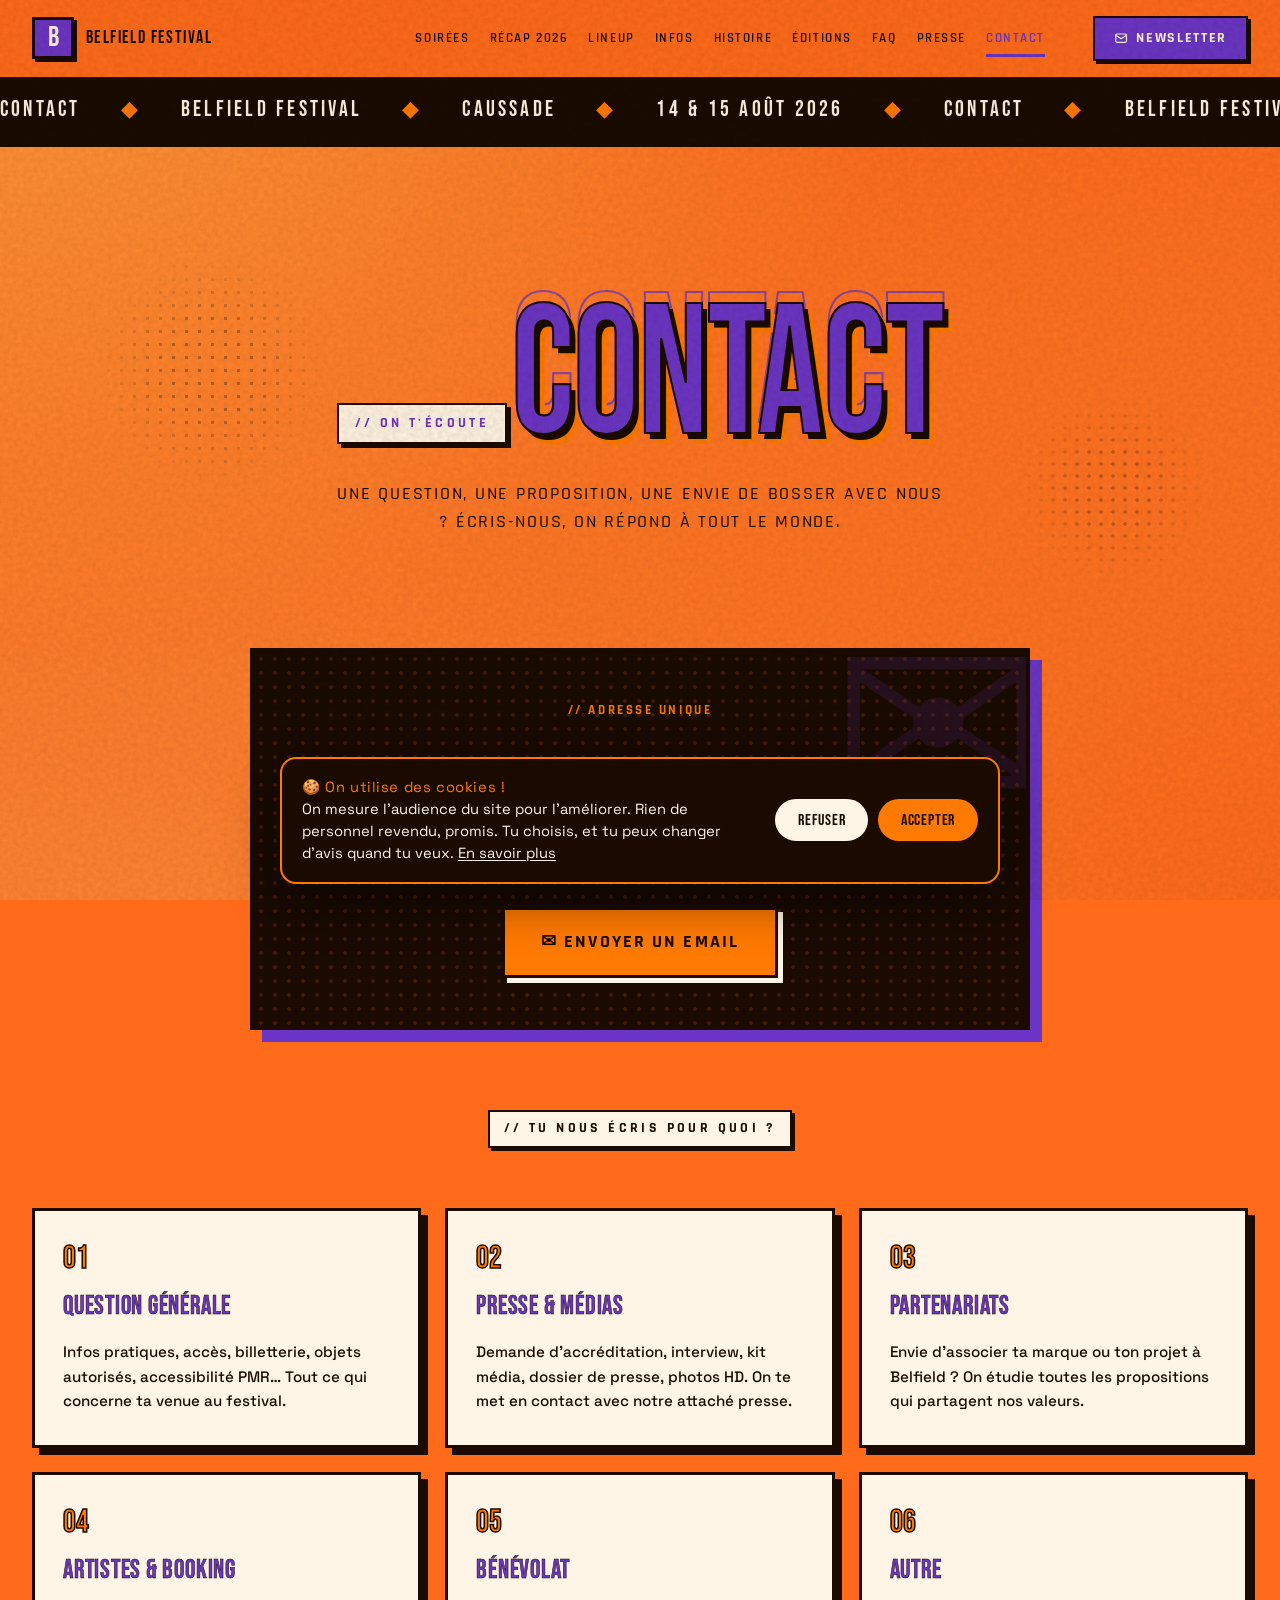
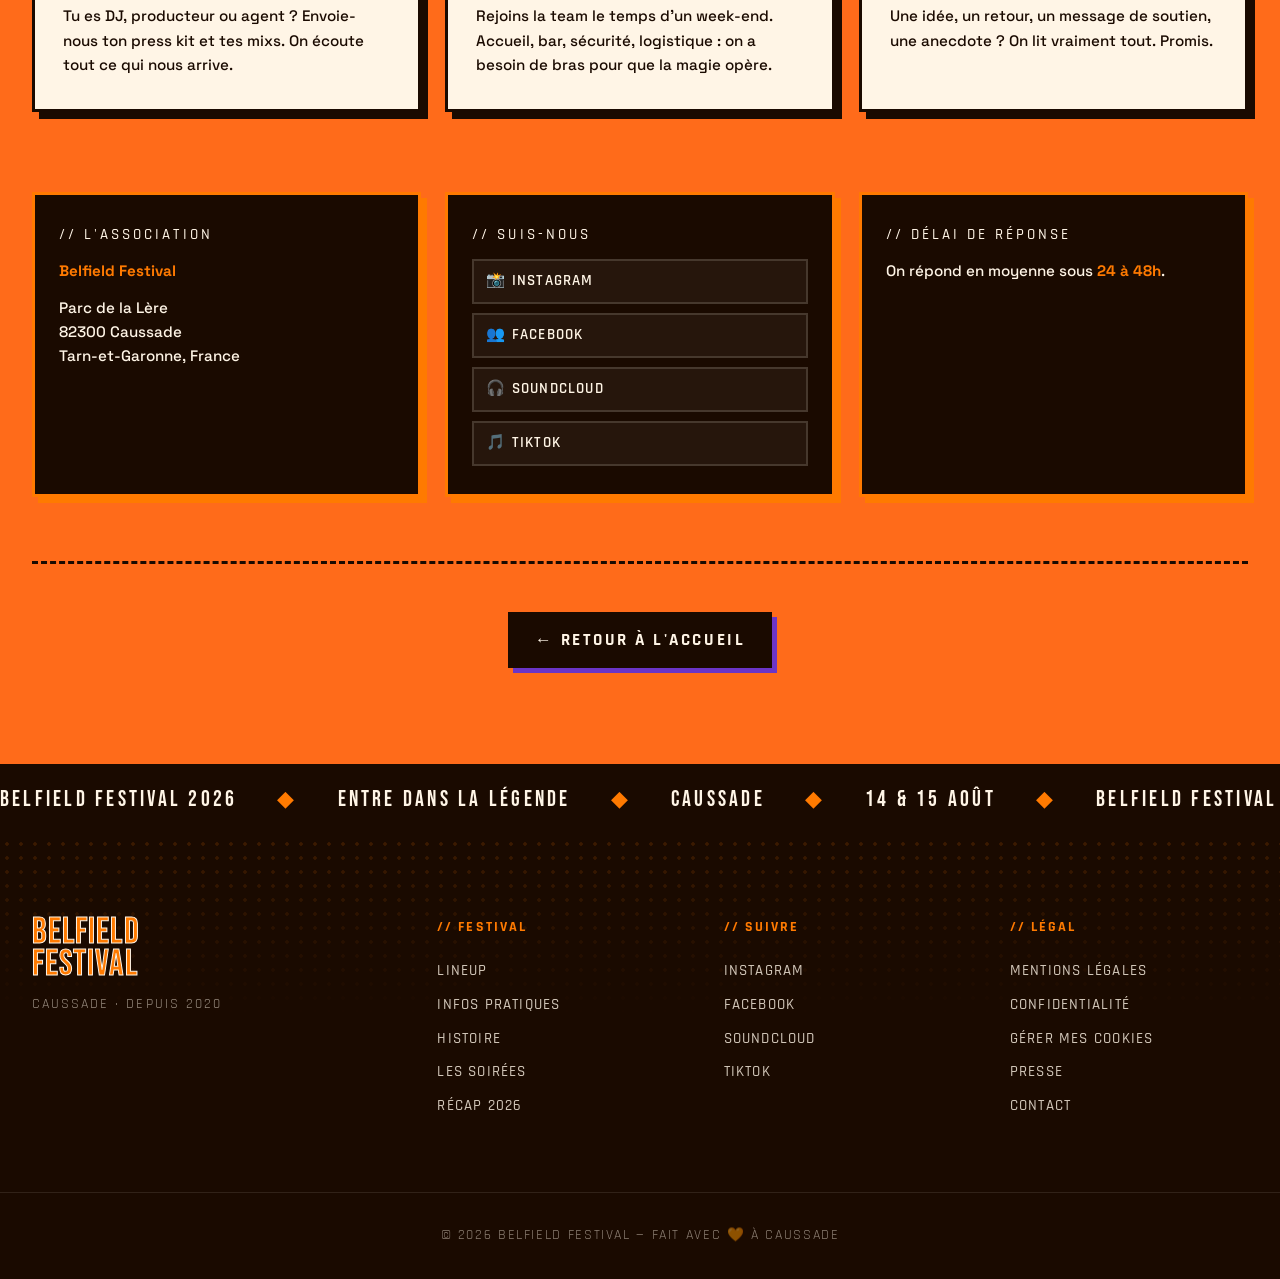
<file: pages/contact.html>
<!DOCTYPE html>
<html lang="fr">
<head>
  <meta charset="UTF-8" />
  <meta name="viewport" content="width=device-width, initial-scale=1.0" />

  <!-- SEO Core -->
  <title>Contact Belfield Festival — Presse, partenariats & infos</title>
  <meta name="description" content="Contacte l'équipe du Belfield Festival : presse, partenariats, bookings artistes ou questions générales sur l'édition 2026 à Caussade. On te répond vite." />
  <meta name="robots" content="index, follow" />
  <link rel="canonical" href="https://belfield-festival.fr/pages/contact.html" />

  <!-- Open Graph -->
  <meta property="og:title" content="Contact Belfield Festival — Presse, partenariats & infos" />
  <meta property="og:description" content="Une question, un projet, un partenariat ? Contacte l'équipe du Belfield Festival 2026 à Caussade." />
  <meta property="og:image" content="https://belfield-festival.fr/affiche-og.jpg" />
  <meta property="og:url" content="https://belfield-festival.fr/pages/contact.html" />
  <meta property="og:type" content="website" />
  <meta property="og:site_name" content="Belfield Festival" />
  <meta property="og:locale" content="fr_FR" />

  <!-- Twitter Card -->
  <meta name="twitter:card" content="summary_large_image" />
  <meta name="twitter:title" content="Contact Belfield Festival — Presse, partenariats & infos" />
  <meta name="twitter:description" content="Une question, un projet, un partenariat ? Contacte l'équipe du Belfield Festival 2026." />
  <meta name="twitter:image" content="https://belfield-festival.fr/affiche-og.jpg" />

  <meta name="theme-color" content="#FF7A00" />
  <link rel="icon" type="image/png" href="/images/BELFIELD_logoGoogle.png" />
  <link rel="shortcut icon" type="image/png" href="/images/BELFIELD_logoGoogle.png" />
  <link rel="apple-touch-icon" href="/images/BELFIELD_logoGoogle.png" />

  <link rel="preconnect" href="https://fonts.googleapis.com" />
  <link rel="preconnect" href="https://fonts.gstatic.com" crossorigin />
  <link href="https://fonts.googleapis.com/css2?family=Bebas+Neue&family=Rajdhani:wght@500;600;700&family=Space+Grotesk:wght@400;500;600;700&display=swap" rel="stylesheet" />
  <link rel="stylesheet" href="../styles.css" />
  <link rel="stylesheet" href="../cookies.css" />
  <link rel="stylesheet" href="contact.css" />

  <script type="application/ld+json">
  {
    "@context": "https://schema.org",
    "@type": "BreadcrumbList",
    "itemListElement": [
      { "@type": "ListItem", "position": 1, "name": "Accueil", "item": "https://belfield-festival.fr/" },
      { "@type": "ListItem", "position": 2, "name": "Contact", "item": "https://belfield-festival.fr/pages/contact.html" }
    ]
  }
  </script>
  <!-- Consent Mode par défaut (RGPD) — doit précéder le tag Google Tag Manager -->
  <script>
    window.dataLayer = window.dataLayer || [];
    function gtag(){ dataLayer.push(arguments); }
    gtag('consent', 'default', {
      ad_storage: 'denied',
      ad_user_data: 'denied',
      ad_personalization: 'denied',
      analytics_storage: 'denied',
      wait_for_update: 500
    });
  </script>

  <!-- Google Tag Manager -->
<script>(function(w,d,s,l,i){w[l]=w[l]||[];w[l].push({'gtm.start':
new Date().getTime(),event:'gtm.js'});var f=d.getElementsByTagName(s)[0],
j=d.createElement(s),dl=l!='dataLayer'?'&l='+l:'';j.async=true;j.src=
'https://www.googletagmanager.com/gtm.js?id='+i+dl;f.parentNode.insertBefore(j,f);
})(window,document,'script','dataLayer','GTM-KR3LJCSP');</script>
<!-- End Google Tag Manager -->
</head>
<body class="contact-page">

<!-- Google Tag Manager (noscript) -->
<noscript><iframe src="https://www.googletagmanager.com/ns.html?id=GTM-KR3LJCSP"
height="0" width="0" style="display:none;visibility:hidden"></iframe></noscript>
<!-- End Google Tag Manager (noscript) -->

  <div class="grain" aria-hidden="true"></div>

  <!-- Header -->
  <header class="site-header scrolled" id="header">
    <a href="../index.html" class="logo">
      <span class="logo-mark">B</span>
      <span class="logo-text">Belfield Festival</span>
    </a>
    <nav class="nav" id="nav">
      <a href="soirees.html">Soirées</a>
      <a href="recap-2026.html">Récap 2026</a>
      <a href="lineup.html">Lineup</a>
      <a href="infos.html">Infos</a>
      <a href="histoire.html">Histoire</a>
      <a href="../index.html#editions">Éditions</a>
      <a href="../index.html#faq">FAQ</a>
      <a href="presse.html">Presse</a>
      <a href="contact.html" class="active">Contact</a>
      <a href="../index.html#contact" class="nav-newsletter">Newsletter</a>
    </nav>
    <div class="header-actions">
      <a href="../index.html#contact" class="btn btn-primary btn-sm">
        <svg class="btn-icon" viewBox="0 0 24 24" fill="none" stroke="currentColor" stroke-width="2" stroke-linecap="round" stroke-linejoin="round" aria-hidden="true"><rect x="3" y="5" width="18" height="14" rx="2"/><path d="m3 7 9 6 9-6"/></svg>
        Newsletter
      </a>
          </div>
    <button class="burger" aria-label="Menu" id="burger">
      <span></span><span></span><span></span>
    </button>
  </header>

  <!-- Top marquee -->
  <div class="marquee marquee-top" aria-hidden="true">
    <div class="marquee-track">
      <span>Contact</span><span class="dot">◆</span>
      <span>Belfield Festival</span><span class="dot">◆</span>
      <span>Caussade</span><span class="dot">◆</span>
      <span>14 & 15 Août 2026</span><span class="dot">◆</span>
      <span>Contact</span><span class="dot">◆</span>
      <span>Belfield Festival</span><span class="dot">◆</span>
      <span>Caussade</span><span class="dot">◆</span>
      <span>14 & 15 Août 2026</span><span class="dot">◆</span>
    </div>
  </div>

  <!-- Hero contact -->
  <section class="contact-hero">
    <div class="container narrow">
      <p class="eyebrow">// On t'écoute</p>
      <h1 class="contact-title">
        <span class="title-ghost">Contact</span>
        <span class="title-main">Contact</span>
      </h1>
      <p class="contact-subtitle">Une question, une proposition, une envie de bosser avec nous ? Écris-nous, on répond à tout le monde.</p>
    </div>
  </section>

  <!-- Mail card + reasons -->
  <section class="contact-main">
    <div class="container">

      <div class="mail-card">
        <div class="mail-card-inner">
          <p class="mail-eyebrow">// Adresse unique</p>
          <a href="mailto:contact@belfield-festival.fr" class="mail-link">
            contact@belfield-festival.fr
          </a>
          <p class="mail-note">Une seule adresse pour tout. On te redirige en interne vers la bonne personne.</p>
          <a href="mailto:contact@belfield-festival.fr" class="btn btn-primary btn-lg">✉ Envoyer un email</a>
        </div>
      </div>

      <div class="reasons-header">
        <p class="section-label">// Tu nous écris pour quoi ?</p>
      </div>

      <div class="reasons-grid">
        <article class="reason-card">
          <div class="reason-num">01</div>
          <h3>Question générale</h3>
          <p>Infos pratiques, accès, billetterie, objets autorisés, accessibilité PMR… Tout ce qui concerne ta venue au festival.</p>
        </article>

        <article class="reason-card">
          <div class="reason-num">02</div>
          <h3>Presse &amp; médias</h3>
          <p>Demande d'accréditation, interview, kit média, dossier de presse, photos HD. On te met en contact avec notre attaché presse.</p>
        </article>

        <article class="reason-card">
          <div class="reason-num">03</div>
          <h3>Partenariats</h3>
          <p>Envie d'associer ta marque ou ton projet à Belfield ? On étudie toutes les propositions qui partagent nos valeurs.</p>
        </article>

        <article class="reason-card">
          <div class="reason-num">04</div>
          <h3>Artistes &amp; booking</h3>
          <p>Tu es DJ, producteur ou agent ? Envoie-nous ton press kit et tes mixs. On écoute tout ce qui nous arrive.</p>
        </article>

        <article class="reason-card">
          <div class="reason-num">05</div>
          <h3>Bénévolat</h3>
          <p>Rejoins la team le temps d'un week-end. Accueil, bar, sécurité, logistique : on a besoin de bras pour que la magie opère.</p>
        </article>

        <article class="reason-card">
          <div class="reason-num">06</div>
          <h3>Autre</h3>
          <p>Une idée, un retour, un message de soutien, une anecdote ? On lit vraiment tout. Promis.</p>
        </article>
      </div>

      <!-- Infos pratiques asso + socials -->
      <div class="contact-extras">
        <div class="extra-card">
          <p class="extra-title">// L'association</p>
          <p><strong>Belfield Festival</strong></p>
          <p>Parc de la Lère<br/>82300 Caussade<br/>Tarn-et-Garonne, France</p>
        </div>

        <div class="extra-card">
          <p class="extra-title">// Suis-nous</p>
          <div class="socials">
            <a href="https://www.instagram.com/belfield.festival/" target="_blank" rel="noopener">📸 Instagram</a>
            <a href="https://www.facebook.com/p/Belfield-Events-100092731103925/" target="_blank" rel="noopener">👥 Facebook</a>
            <a href="#" target="_blank" rel="noopener">🎧 SoundCloud</a>
            <a href="#" target="_blank" rel="noopener">🎵 TikTok</a>
          </div>
        </div>

        <div class="extra-card">
          <p class="extra-title">// Délai de réponse</p>
          <p>On répond en moyenne sous <strong>24 à 48h</strong>.</p>
        </div>
      </div>

      <div class="contact-footer-note">
        <a href="../index.html" class="link-arrow">← Retour à l'accueil</a>
      </div>

    </div>
  </section>

  <!-- Marquee bottom -->
  <div class="marquee marquee-bottom" aria-hidden="true">
    <div class="marquee-track">
      <span>Belfield Festival 2026</span><span class="dot">◆</span>
      <span>Entre dans la légende</span><span class="dot">◆</span>
      <span>Caussade</span><span class="dot">◆</span>
      <span>14 & 15 Août</span><span class="dot">◆</span>
      <span>Belfield Festival 2026</span><span class="dot">◆</span>
      <span>Entre dans la légende</span><span class="dot">◆</span>
      <span>Caussade</span><span class="dot">◆</span>
      <span>14 & 15 Août</span><span class="dot">◆</span>
    </div>
  </div>

  <!-- Footer -->
  <footer class="site-footer">
    <div class="container footer-grid">
      <div class="footer-brand">
        <p class="footer-logo">Belfield<br/>Festival</p>
        <p class="footer-tag">Caussade · depuis 2020</p>
      </div>
      <div>
        <p class="footer-title">// Festival</p>
        <a href="lineup.html">Lineup</a>
        <a href="infos.html">Infos pratiques</a>
        <a href="histoire.html">Histoire</a>
        <a href="soirees.html">Les soirées</a>
        <a href="recap-2026.html">Récap 2026</a>
      </div>
      <div>
        <p class="footer-title">// Suivre</p>
        <a href="https://www.instagram.com/belfield.festival/">Instagram</a>
        <a href="https://www.facebook.com/p/Belfield-Events-100092731103925/">Facebook</a>
        <a href="#">SoundCloud</a>
        <a href="#">TikTok</a>
      </div>
      <div>
        <p class="footer-title">// Légal</p>
        <a href="mentions-legales.html">Mentions légales</a>
        <a href="mentions-legales.html#confidentialite">Confidentialité</a>
        <a href="mentions-legales.html#cookies" data-cookie-settings>Gérer mes cookies</a>
        <a href="presse.html">Presse</a>
        <a href="contact.html">Contact</a>
      </div>
    </div>
    <div class="footer-bottom">
      <p>© 2026 Belfield Festival — Fait avec 🧡 à Caussade</p>
    </div>
  </footer>

  <script>
    const header = document.getElementById('header');
    window.addEventListener('scroll', () => {
      header.classList.toggle('scrolled', window.scrollY > 20);
    });
    const burger = document.getElementById('burger');
    const nav = document.getElementById('nav');
    burger.addEventListener('click', () => {
      nav.classList.toggle('open');
      burger.classList.toggle('open');
    });
    nav.addEventListener('click', e => {
      if (e.target.tagName === 'A') { nav.classList.remove('open'); burger.classList.remove('open'); }
    });
  </script>
  <!-- Consentement cookies + Google Analytics (RGPD) -->
  <script src="../cookies.js"></script>
</body>
</html>
</file>
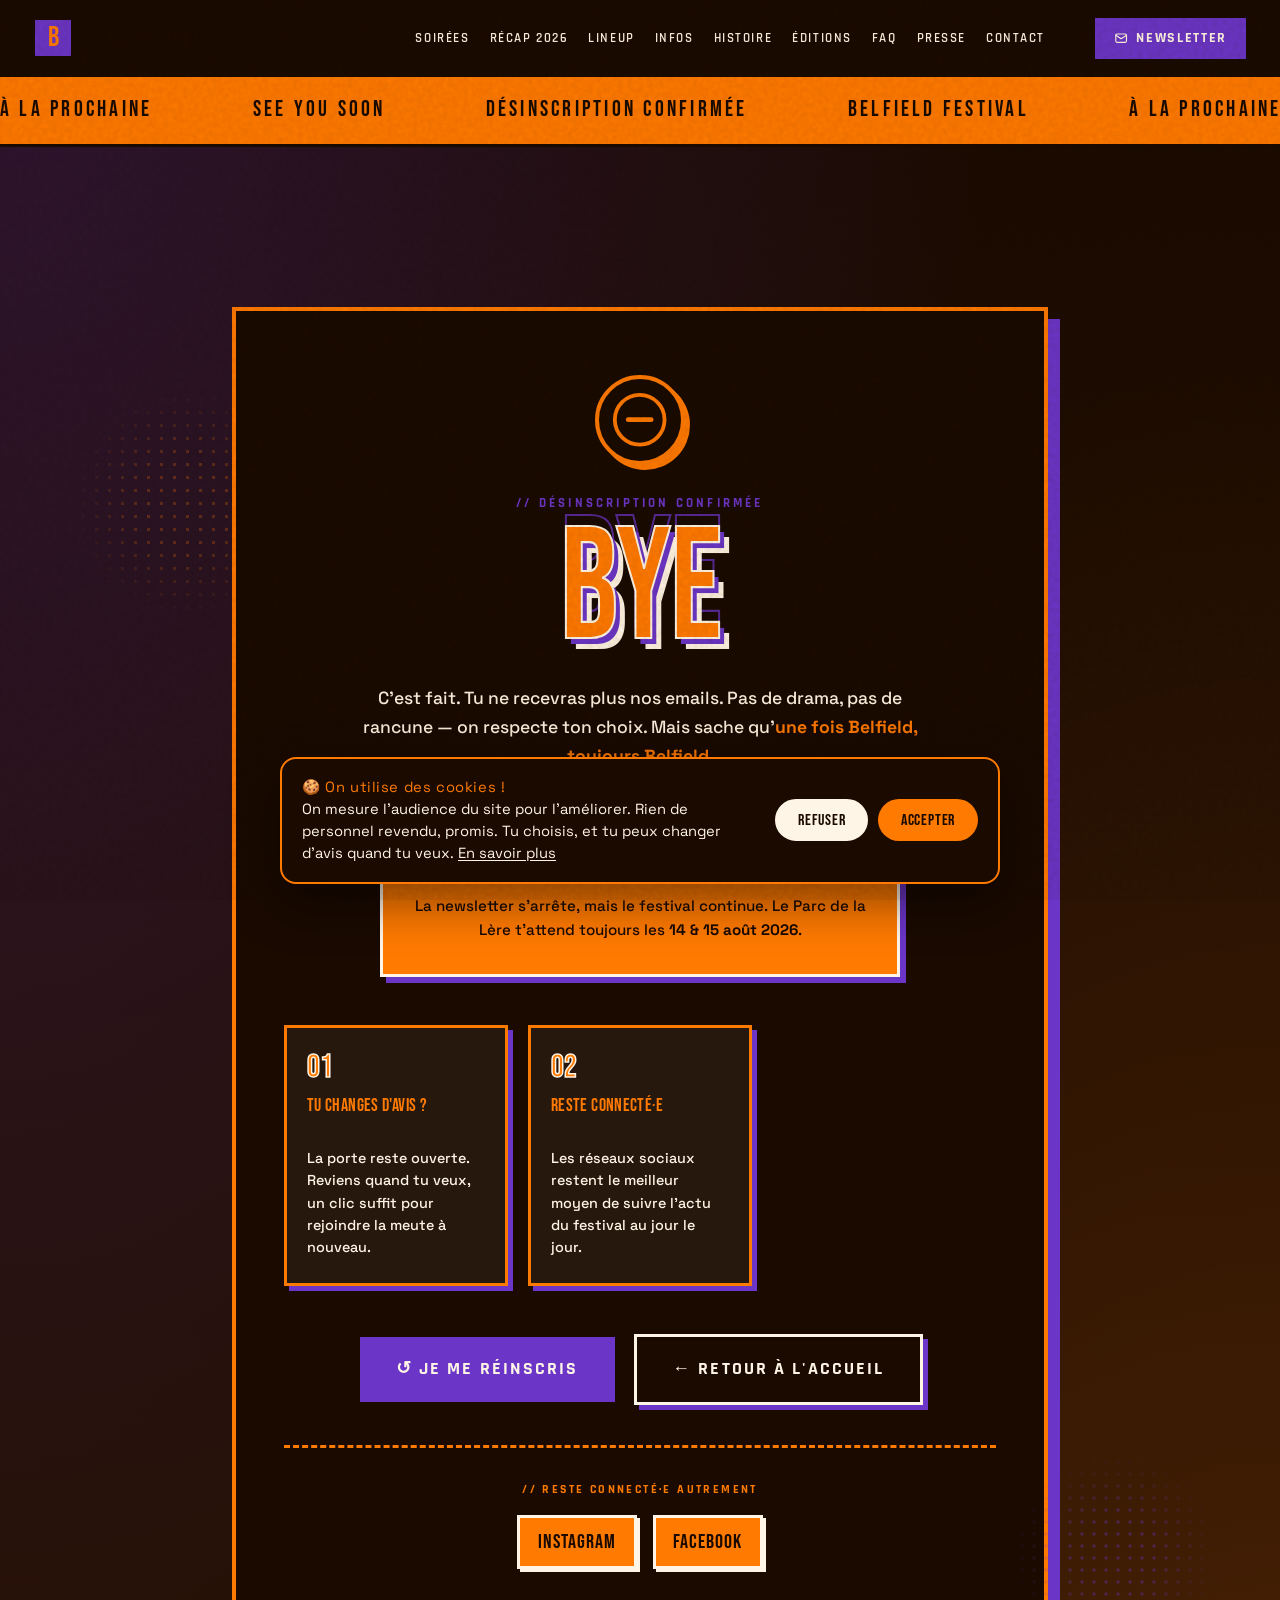
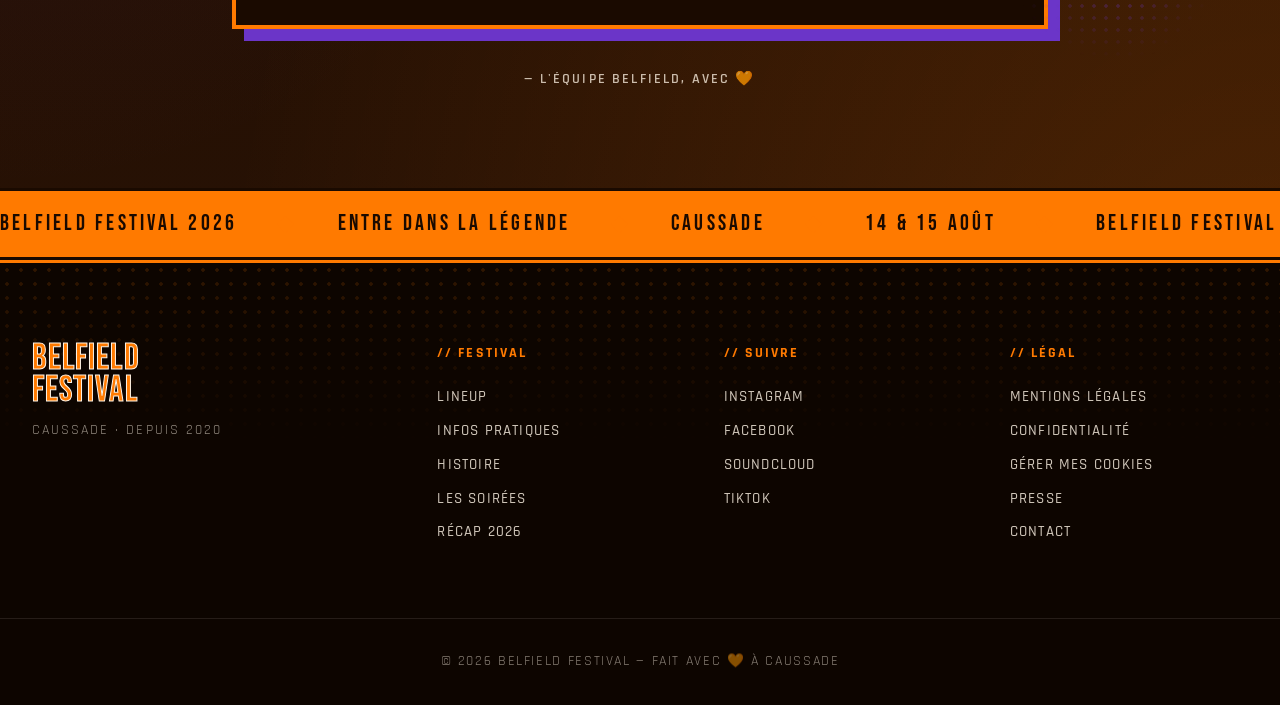
<file: pages/desinscription.html>
<!DOCTYPE html>
<html lang="fr">
<head>
  <meta charset="UTF-8" />
  <meta name="viewport" content="width=device-width, initial-scale=1.0" />

  <!-- SEO Core (page de désinscription — noindex volontaire) -->
  <title>Désinscription confirmée — Belfield Festival</title>
  <meta name="description" content="Ta désinscription de la newsletter du Belfield Festival est confirmée. La porte reste ouverte si tu changes d'avis." />
  <meta name="robots" content="noindex, nofollow" />
  <link rel="canonical" href="https://belfield-festival.fr/pages/desinscription.html" />

  <!-- Open Graph -->
  <meta property="og:title" content="Désinscription confirmée — Belfield Festival" />
  <meta property="og:description" content="Ta désinscription de la newsletter du Belfield Festival est confirmée." />
  <meta property="og:image" content="https://belfield-festival.fr/affiche-og.jpg" />
  <meta property="og:url" content="https://belfield-festival.fr/pages/desinscription.html" />
  <meta property="og:type" content="website" />
  <meta property="og:site_name" content="Belfield Festival" />
  <meta property="og:locale" content="fr_FR" />

  <meta name="theme-color" content="#1A0A00" />
  <link rel="icon" type="image/png" href="/images/BELFIELD_logoGoogle.png" />
  <link rel="shortcut icon" type="image/png" href="/images/BELFIELD_logoGoogle.png" />
  <link rel="apple-touch-icon" href="/images/BELFIELD_logoGoogle.png" />

  <link rel="preconnect" href="https://fonts.googleapis.com" />
  <link rel="preconnect" href="https://fonts.gstatic.com" crossorigin />
  <link href="https://fonts.googleapis.com/css2?family=Bebas+Neue&family=Rajdhani:wght@500;600;700&family=Space+Grotesk:wght@400;500;600;700&display=swap" rel="stylesheet" />
  <link rel="stylesheet" href="../styles.css" />
  <link rel="stylesheet" href="../cookies.css" />
  <link rel="stylesheet" href="desinscription.css" />
  <!-- Consent Mode par défaut (RGPD) — doit précéder le tag Google Tag Manager -->
  <script>
    window.dataLayer = window.dataLayer || [];
    function gtag(){ dataLayer.push(arguments); }
    gtag('consent', 'default', {
      ad_storage: 'denied',
      ad_user_data: 'denied',
      ad_personalization: 'denied',
      analytics_storage: 'denied',
      wait_for_update: 500
    });
  </script>

  <!-- Google Tag Manager -->
<script>(function(w,d,s,l,i){w[l]=w[l]||[];w[l].push({'gtm.start':
new Date().getTime(),event:'gtm.js'});var f=d.getElementsByTagName(s)[0],
j=d.createElement(s),dl=l!='dataLayer'?'&l='+l:'';j.async=true;j.src=
'https://www.googletagmanager.com/gtm.js?id='+i+dl;f.parentNode.insertBefore(j,f);
})(window,document,'script','dataLayer','GTM-KR3LJCSP');</script>
<!-- End Google Tag Manager -->
</head>
<body class="desinscription-page">

<!-- Google Tag Manager (noscript) -->
<noscript><iframe src="https://www.googletagmanager.com/ns.html?id=GTM-KR3LJCSP"
height="0" width="0" style="display:none;visibility:hidden"></iframe></noscript>
<!-- End Google Tag Manager (noscript) -->

  <div class="grain" aria-hidden="true"></div>

  <!-- Header -->
  <header class="site-header scrolled" id="header">
    <a href="../index.html" class="logo">
      <span class="logo-mark">B</span>
      <span class="logo-text">Belfield Festival</span>
    </a>
    <nav class="nav" id="nav">
      <a href="soirees.html">Soirées</a>
      <a href="recap-2026.html">Récap 2026</a>
      <a href="lineup.html">Lineup</a>
      <a href="infos.html">Infos</a>
      <a href="histoire.html">Histoire</a>
      <a href="../index.html#editions">Éditions</a>
      <a href="../index.html#faq">FAQ</a>
      <a href="presse.html">Presse</a>
      <a href="contact.html">Contact</a>
      <a href="../index.html#contact" class="nav-newsletter">Newsletter</a>
    </nav>
    <div class="header-actions">
      <a href="../index.html#contact" class="btn btn-primary btn-sm">
        <svg class="btn-icon" viewBox="0 0 24 24" fill="none" stroke="currentColor" stroke-width="2" stroke-linecap="round" stroke-linejoin="round" aria-hidden="true"><rect x="3" y="5" width="18" height="14" rx="2"/><path d="m3 7 9 6 9-6"/></svg>
        Newsletter
      </a>
          </div>
    <button class="burger" aria-label="Menu" id="burger">
      <span></span><span></span><span></span>
    </button>
  </header>

  <!-- Top marquee -->
  <div class="marquee marquee-top" aria-hidden="true">
    <div class="marquee-track">
      <span>À la prochaine</span><span class="dot">◆</span>
      <span>See you soon</span><span class="dot">◆</span>
      <span>Désinscription confirmée</span><span class="dot">◆</span>
      <span>Belfield Festival</span><span class="dot">◆</span>
      <span>À la prochaine</span><span class="dot">◆</span>
      <span>See you soon</span><span class="dot">◆</span>
      <span>Désinscription confirmée</span><span class="dot">◆</span>
      <span>Belfield Festival</span><span class="dot">◆</span>
    </div>
  </div>

  <!-- Hero désinscription -->
  <main class="desinscription-main">
    <div class="container narrow">

      <div class="desinscription-card">
        <div class="desinscription-icon" aria-hidden="true">
          <svg viewBox="0 0 60 60" xmlns="http://www.w3.org/2000/svg">
            <circle cx="30" cy="30" r="26" fill="none" stroke="#FF7A00" stroke-width="4"/>
            <path d="M 18 30 L 42 30" fill="none" stroke="#FF7A00" stroke-width="5" stroke-linecap="round"/>
          </svg>
        </div>

        <p class="desinscription-eyebrow">// Désinscription confirmée</p>

        <h1 class="desinscription-title">
          <span class="title-ghost">Bye</span>
          <span class="title-main">Bye</span>
        </h1>

        <p class="desinscription-lead">
          C'est fait. Tu ne recevras plus nos emails. Pas de drama, pas de rancune — on respecte ton choix. Mais sache qu'<strong>une fois Belfield, toujours Belfield</strong>.
        </p>

        <div class="desinscription-message">
          <p class="message-kicker">On se reverra au parc</p>
          <p class="message-body">
            La newsletter s'arrête, mais le festival continue. Le Parc de la Lère t'attend toujours les <strong>14 &amp; 15 août 2026</strong>.
          </p>
        </div>

        <div class="desinscription-steps">
          <div class="step">
            <span class="step-num">01</span>
            <p><strong>Tu changes d'avis ?</strong><br/>La porte reste ouverte. Reviens quand tu veux, un clic suffit pour rejoindre la meute à nouveau.</p>
          </div>
          <div class="step">
            <span class="step-num">02</span>
            <p><strong>Reste connecté·e</strong><br/>Les réseaux sociaux restent le meilleur moyen de suivre l'actu du festival au jour le jour.</p>
          </div>
        </div>

        <div class="desinscription-actions">
          <a href="../index.html#contact" class="btn btn-primary btn-lg">↺ Je me réinscris</a>
          <a href="../index.html" class="btn btn-outline btn-lg">← Retour à l'accueil</a>
        </div>

        <div class="desinscription-socials">
          <p class="socials-title">// Reste connecté·e autrement</p>
          <div class="socials-list">
            <a href="https://www.instagram.com/belfield.festival/" target="_blank" rel="noopener">Instagram</a>
            <a href="https://www.facebook.com/p/Belfield-Events-100092731103925/" target="_blank" rel="noopener">Facebook</a>
          </div>
        </div>
      </div>

      <p class="desinscription-signature">— L'équipe Belfield, avec 🧡</p>

    </div>
  </main>

  <!-- Marquee bottom -->
  <div class="marquee marquee-bottom" aria-hidden="true">
    <div class="marquee-track">
      <span>Belfield Festival 2026</span><span class="dot">◆</span>
      <span>Entre dans la légende</span><span class="dot">◆</span>
      <span>Caussade</span><span class="dot">◆</span>
      <span>14 & 15 Août</span><span class="dot">◆</span>
      <span>Belfield Festival 2026</span><span class="dot">◆</span>
      <span>Entre dans la légende</span><span class="dot">◆</span>
      <span>Caussade</span><span class="dot">◆</span>
      <span>14 & 15 Août</span><span class="dot">◆</span>
    </div>
  </div>

  <!-- Footer -->
  <footer class="site-footer">
    <div class="container footer-grid">
      <div class="footer-brand">
        <p class="footer-logo">Belfield<br/>Festival</p>
        <p class="footer-tag">Caussade · depuis 2020</p>
      </div>
      <div>
        <p class="footer-title">// Festival</p>
        <a href="lineup.html">Lineup</a>
        <a href="infos.html">Infos pratiques</a>
        <a href="histoire.html">Histoire</a>
        <a href="soirees.html">Les soirées</a>
        <a href="recap-2026.html">Récap 2026</a>
      </div>
      <div>
        <p class="footer-title">// Suivre</p>
        <a href="https://www.instagram.com/belfield.festival/">Instagram</a>
        <a href="https://www.facebook.com/p/Belfield-Events-100092731103925/">Facebook</a>
        <a href="#">SoundCloud</a>
        <a href="#">TikTok</a>
      </div>
      <div>
        <p class="footer-title">// Légal</p>
        <a href="mentions-legales.html">Mentions légales</a>
        <a href="mentions-legales.html#confidentialite">Confidentialité</a>
        <a href="mentions-legales.html#cookies" data-cookie-settings>Gérer mes cookies</a>
        <a href="presse.html">Presse</a>
        <a href="contact.html">Contact</a>
      </div>
    </div>
    <div class="footer-bottom">
      <p>© 2026 Belfield Festival — Fait avec 🧡 à Caussade</p>
    </div>
  </footer>

  <script>
    const header = document.getElementById('header');
    window.addEventListener('scroll', () => {
      header.classList.toggle('scrolled', window.scrollY > 20);
    });
    const burger = document.getElementById('burger');
    const nav = document.getElementById('nav');
    burger.addEventListener('click', () => {
      nav.classList.toggle('open');
      burger.classList.toggle('open');
    });
    nav.addEventListener('click', e => {
      if (e.target.tagName === 'A') { nav.classList.remove('open'); burger.classList.remove('open'); }
    });
  </script>
  <!-- Consentement cookies + Google Analytics (RGPD) -->
  <script src="../cookies.js"></script>
</body>
</html>
</file>
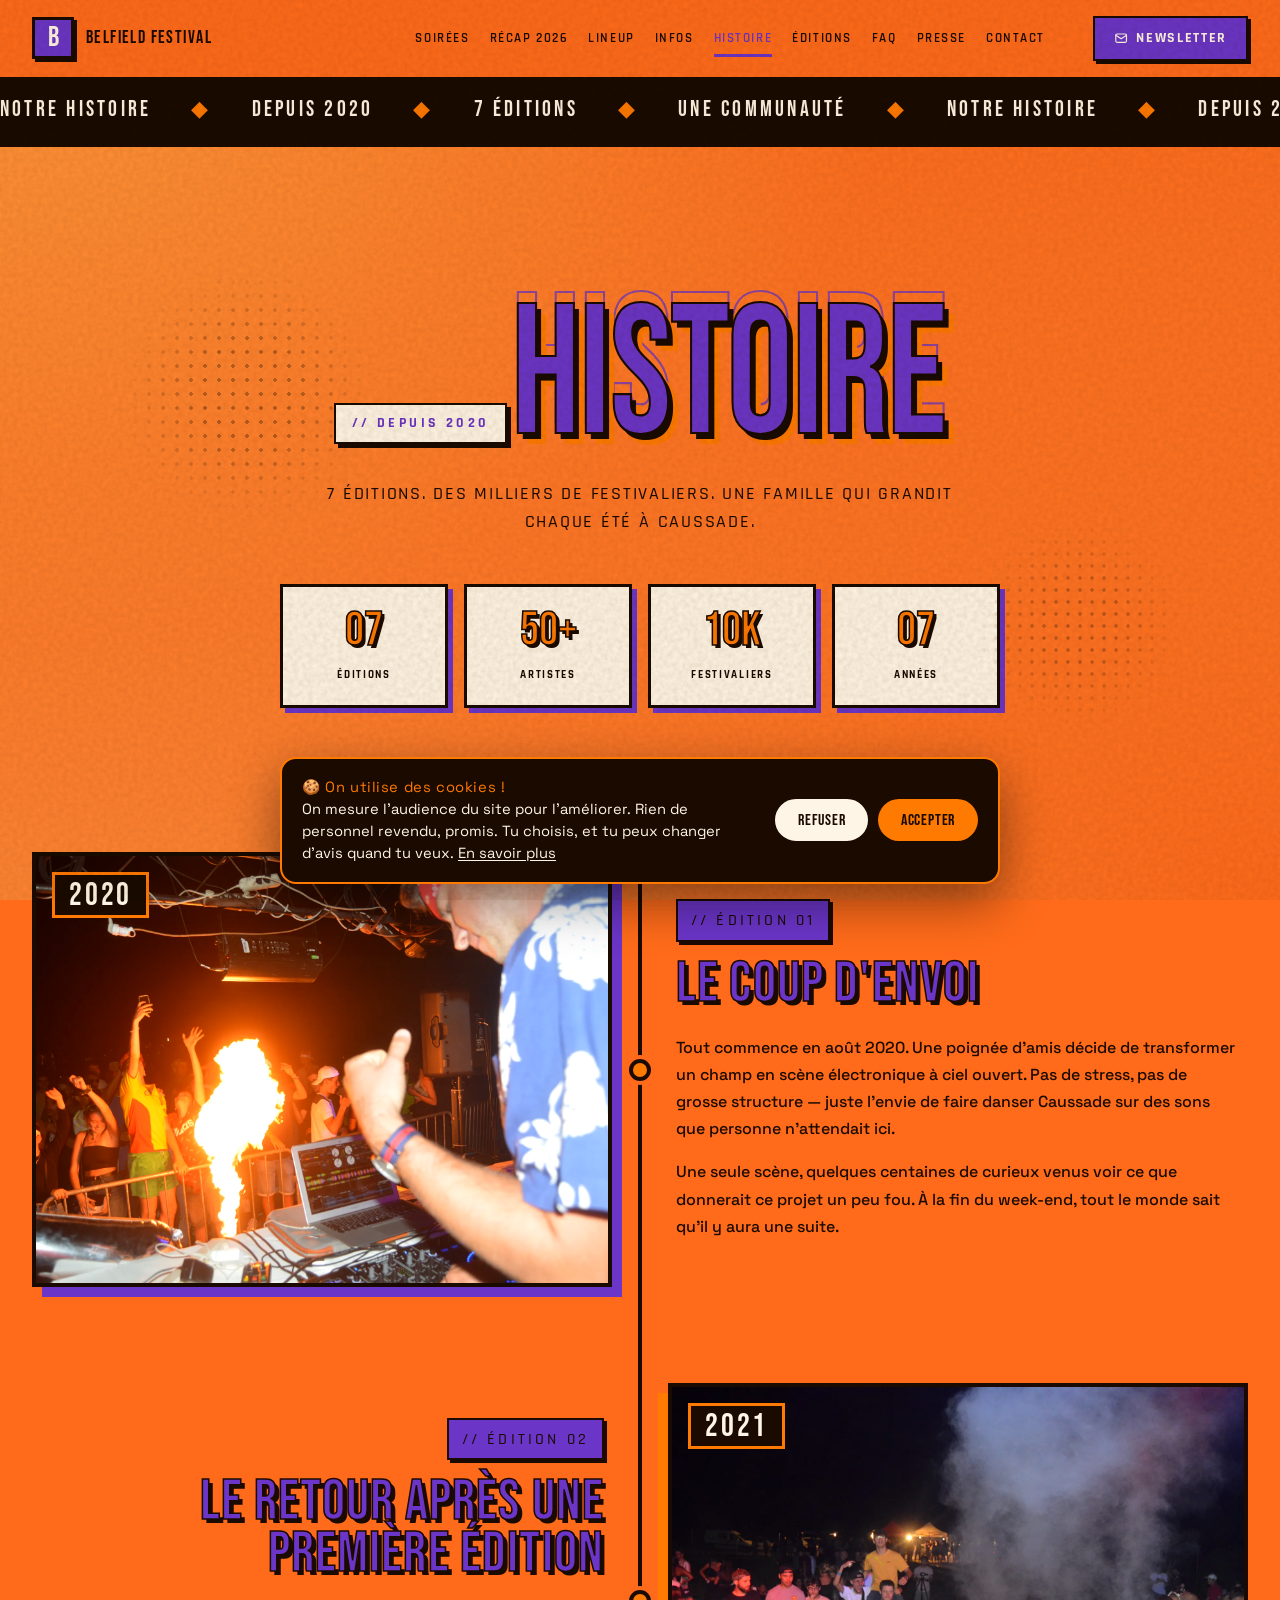
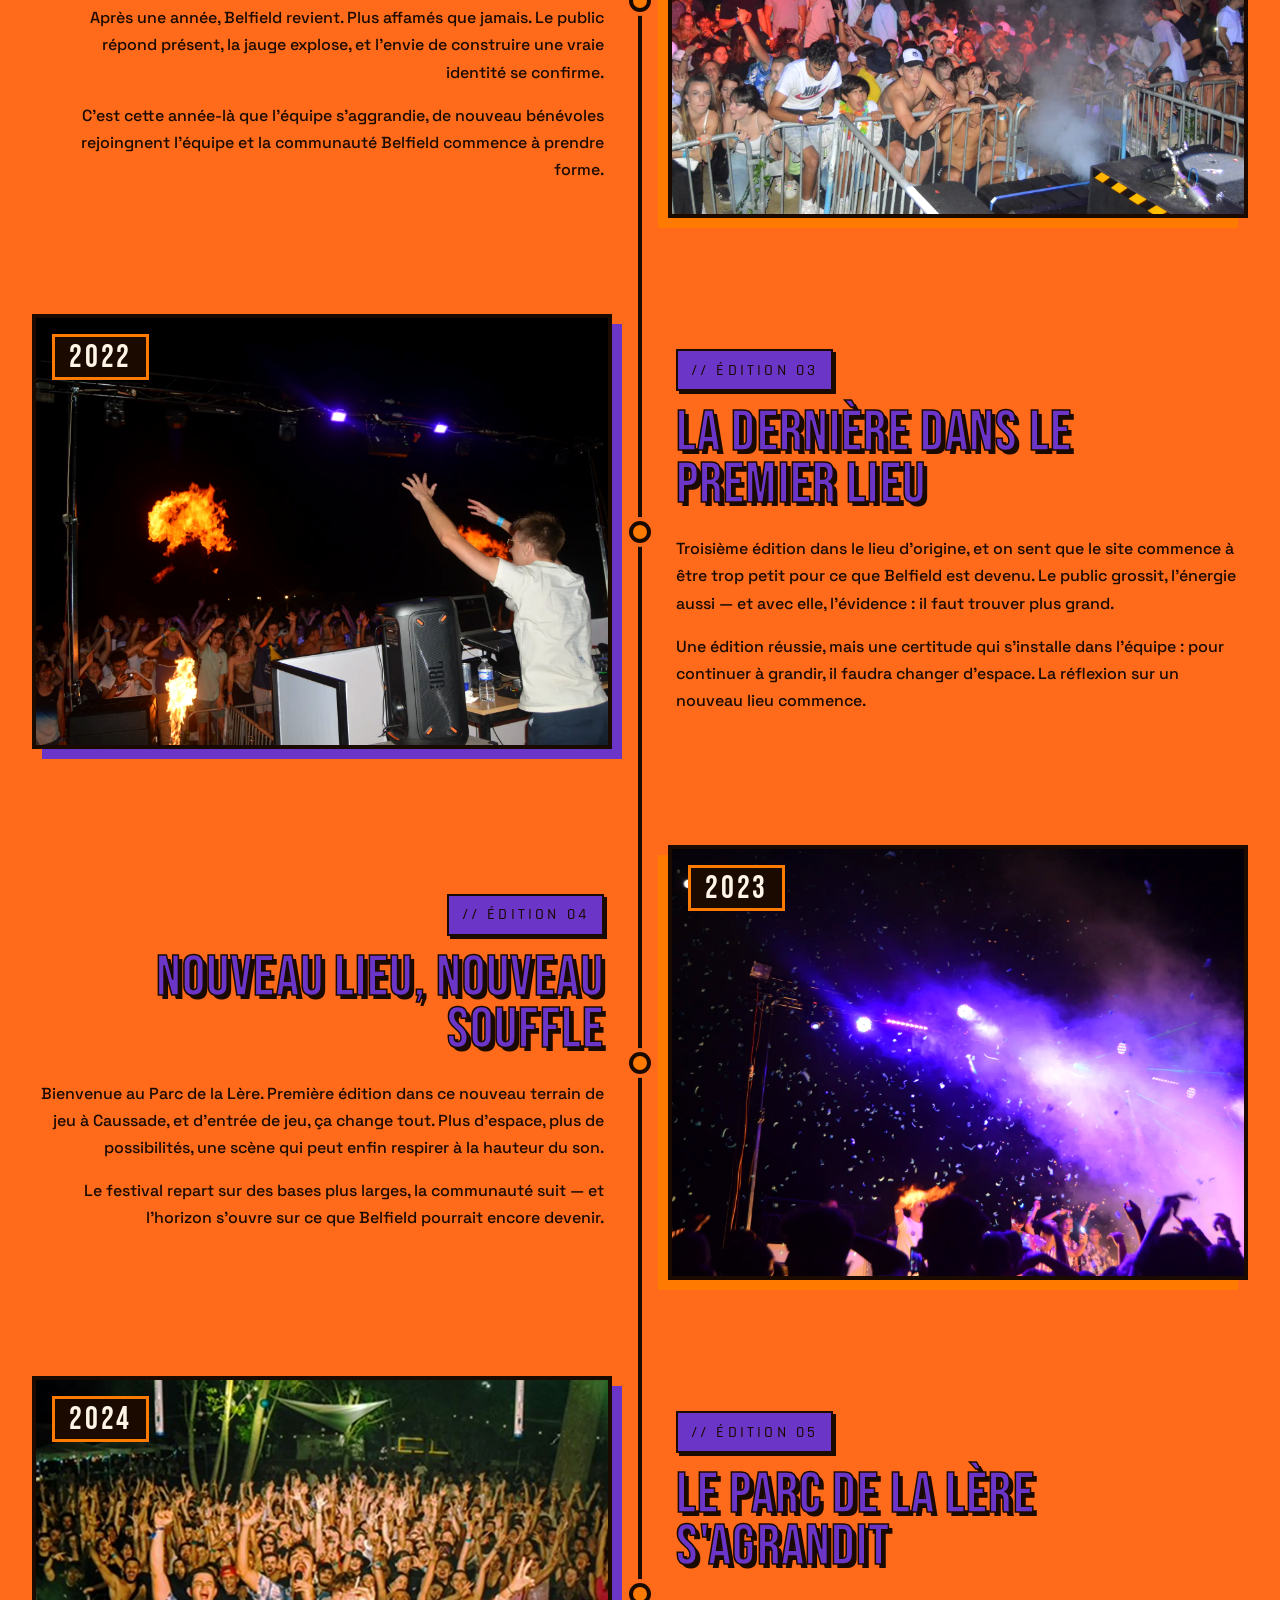
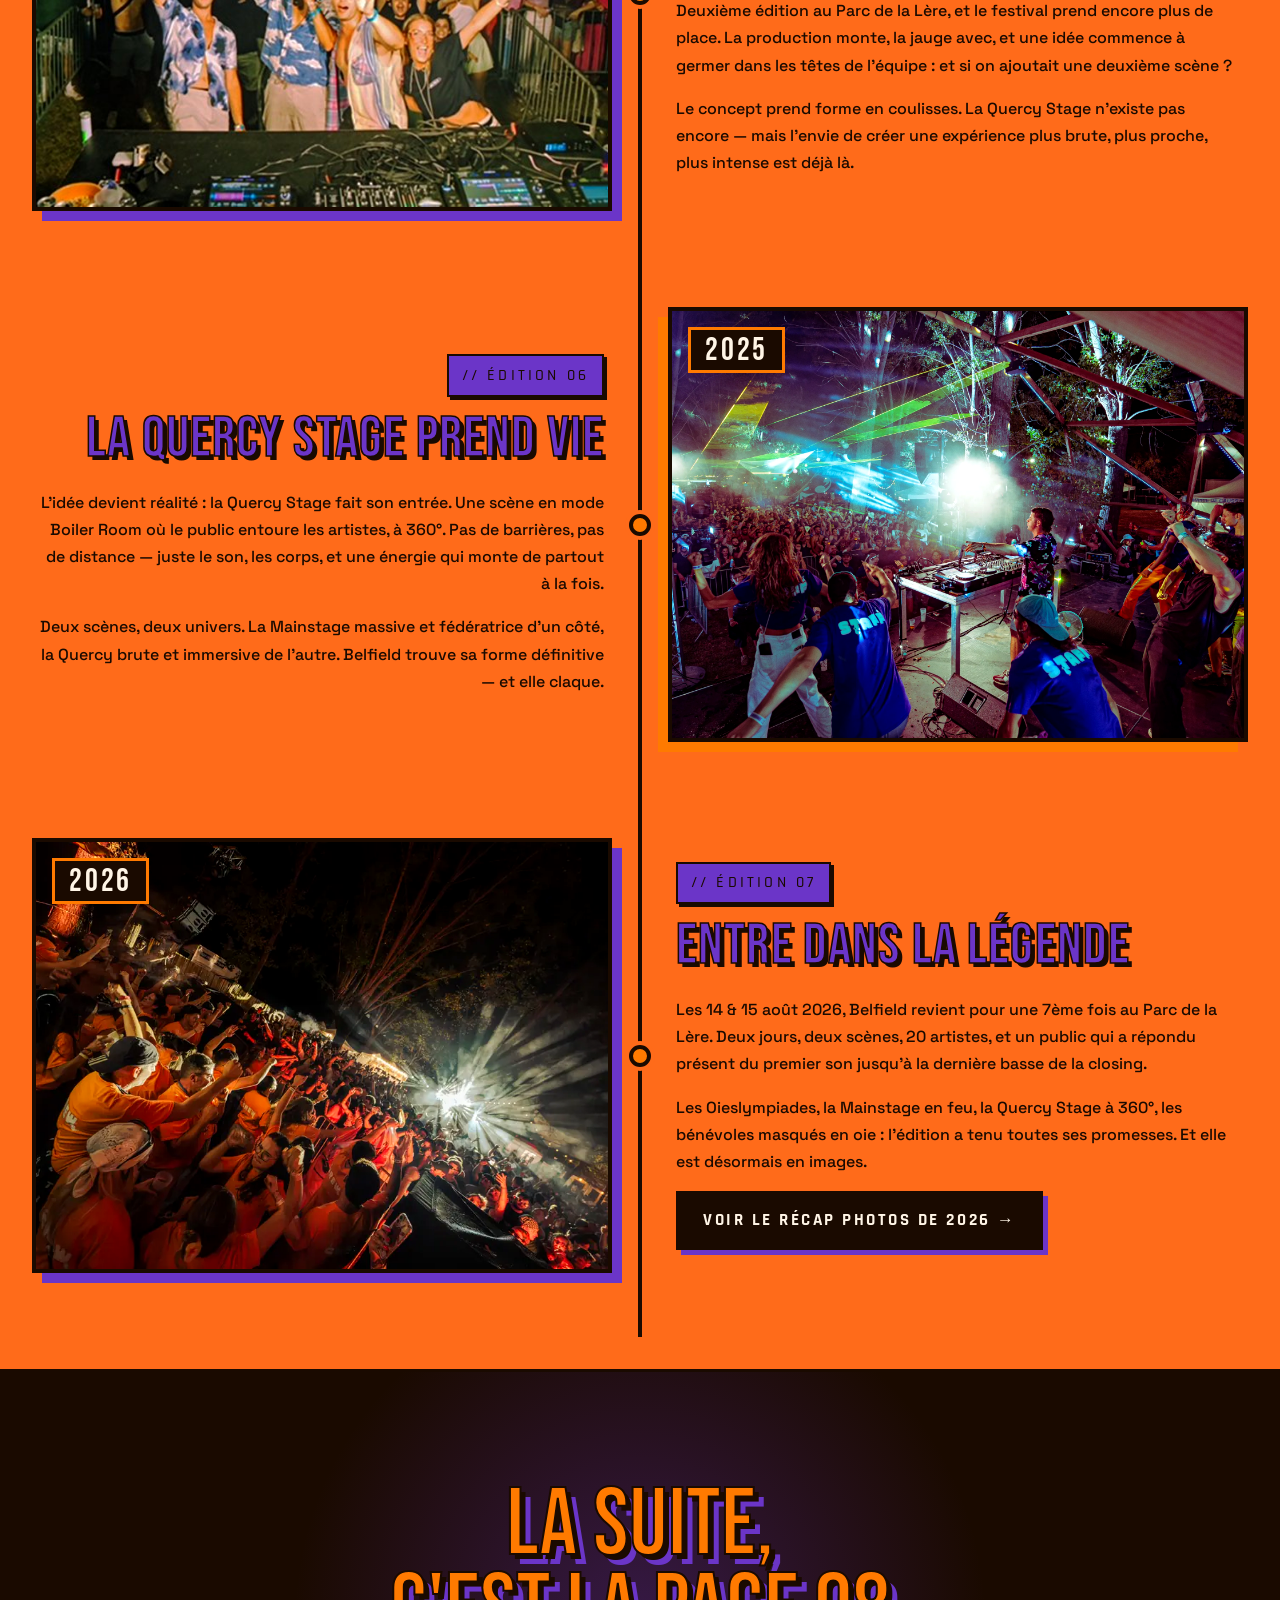
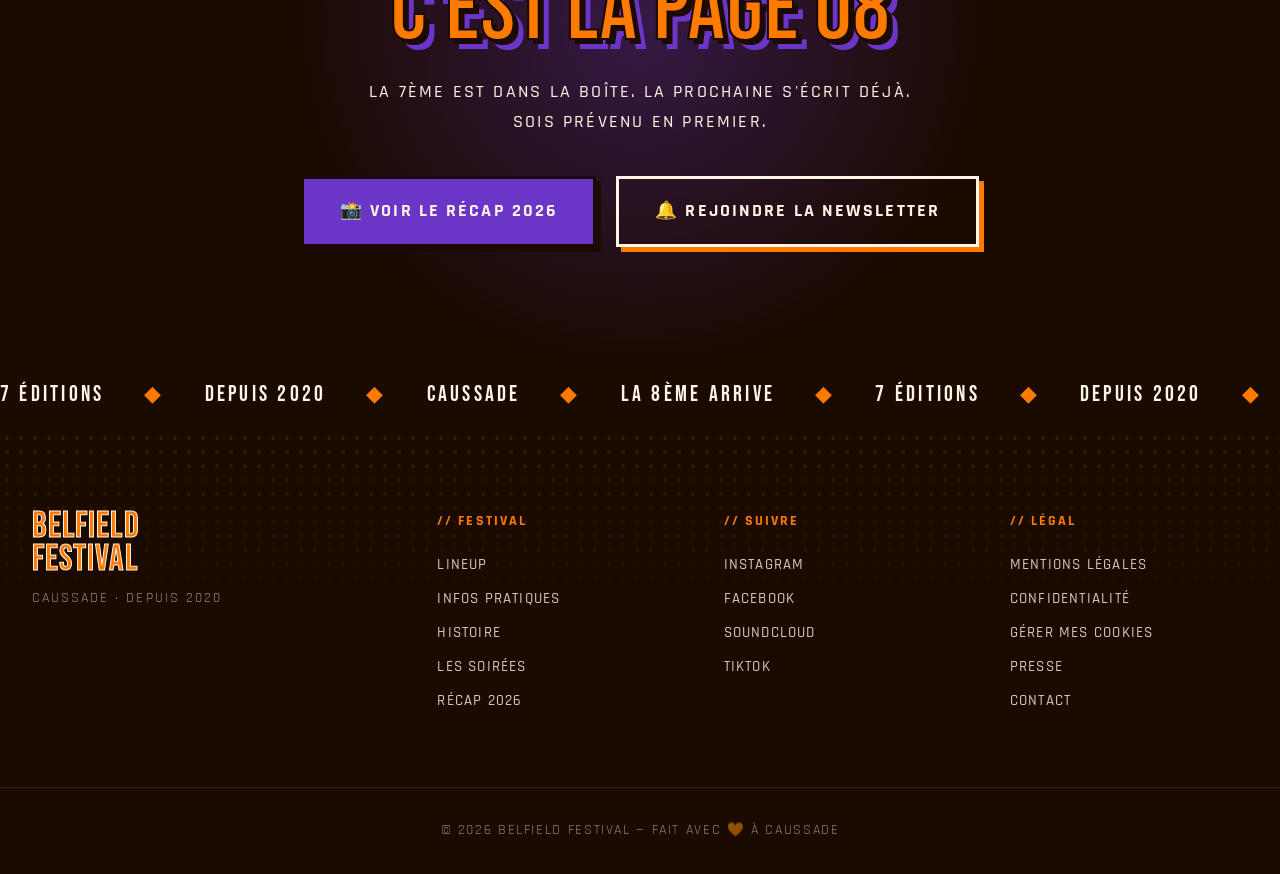
<file: pages/histoire.html>
<!DOCTYPE html>
<html lang="fr">
<head>
  <meta charset="UTF-8" />
  <meta name="viewport" content="width=device-width, initial-scale=1.0" />

  <!-- SEO Core -->
  <title>Notre histoire — Belfield Festival, 7 éditions du festival électro du Sud-Ouest</title>
  <meta name="description" content="De l'édition 1 à aujourd'hui : l'histoire du Belfield Festival, 7 éditions de musique électro et techno à Caussade, près de Toulouse, et une communauté du Sud-Ouest qui grandit chaque été." />
  <meta name="robots" content="index, follow" />
  <link rel="canonical" href="https://belfield-festival.fr/pages/histoire.html" />

  <!-- Open Graph -->
  <meta property="og:title" content="Notre histoire — Belfield Festival, 7 éditions à Caussade" />
  <meta property="og:description" content="7 éditions, des milliers de festivaliers, une communauté électro qui grandit chaque année à Caussade. Découvre l'histoire du Belfield Festival." />
  <meta property="og:image" content="https://belfield-festival.fr/affiche-og.jpg" />
  <meta property="og:url" content="https://belfield-festival.fr/pages/histoire.html" />
  <meta property="og:type" content="article" />
  <meta property="og:site_name" content="Belfield Festival" />
  <meta property="og:locale" content="fr_FR" />

  <!-- Twitter Card -->
  <meta name="twitter:card" content="summary_large_image" />
  <meta name="twitter:title" content="Notre histoire — Belfield Festival, 7 éditions à Caussade" />
  <meta name="twitter:description" content="7 éditions, des milliers de festivaliers, une communauté électro qui grandit chaque année à Caussade." />
  <meta name="twitter:image" content="https://belfield-festival.fr/affiche-og.jpg" />

  <meta name="theme-color" content="#FF7A00" />
  <link rel="icon" type="image/png" href="/images/BELFIELD_logoGoogle.png" />
  <link rel="shortcut icon" type="image/png" href="/images/BELFIELD_logoGoogle.png" />
  <link rel="apple-touch-icon" href="/images/BELFIELD_logoGoogle.png" />

  <link rel="preconnect" href="https://fonts.googleapis.com" />
  <link rel="preconnect" href="https://fonts.gstatic.com" crossorigin />
  <link href="https://fonts.googleapis.com/css2?family=Bebas+Neue&family=Rajdhani:wght@500;600;700&family=Space+Grotesk:wght@400;500;600;700&display=swap" rel="stylesheet" />
  <link rel="stylesheet" href="../styles.css" />
  <link rel="stylesheet" href="../cookies.css" />
  <link rel="stylesheet" href="histoire.css" />

  <script type="application/ld+json">
  {
    "@context": "https://schema.org",
    "@type": "BreadcrumbList",
    "itemListElement": [
      { "@type": "ListItem", "position": 1, "name": "Accueil", "item": "https://belfield-festival.fr/" },
      { "@type": "ListItem", "position": 2, "name": "Notre histoire", "item": "https://belfield-festival.fr/pages/histoire.html" }
    ]
  }
  </script>
  <!-- Consent Mode par défaut (RGPD) — doit précéder le tag Google Tag Manager -->
  <script>
    window.dataLayer = window.dataLayer || [];
    function gtag(){ dataLayer.push(arguments); }
    gtag('consent', 'default', {
      ad_storage: 'denied',
      ad_user_data: 'denied',
      ad_personalization: 'denied',
      analytics_storage: 'denied',
      wait_for_update: 500
    });
  </script>

  <!-- Google Tag Manager -->
<script>(function(w,d,s,l,i){w[l]=w[l]||[];w[l].push({'gtm.start':
new Date().getTime(),event:'gtm.js'});var f=d.getElementsByTagName(s)[0],
j=d.createElement(s),dl=l!='dataLayer'?'&l='+l:'';j.async=true;j.src=
'https://www.googletagmanager.com/gtm.js?id='+i+dl;f.parentNode.insertBefore(j,f);
})(window,document,'script','dataLayer','GTM-KR3LJCSP');</script>
<!-- End Google Tag Manager -->
</head>
<body class="histoire-page">

<!-- Google Tag Manager (noscript) -->
<noscript><iframe src="https://www.googletagmanager.com/ns.html?id=GTM-KR3LJCSP"
height="0" width="0" style="display:none;visibility:hidden"></iframe></noscript>
<!-- End Google Tag Manager (noscript) -->

  <div class="grain" aria-hidden="true"></div>

  <!-- Header -->
  <header class="site-header scrolled" id="header">
    <a href="../index.html" class="logo">
      <span class="logo-mark">B</span>
      <span class="logo-text">Belfield Festival</span>
    </a>
    <nav class="nav" id="nav">
      <a href="soirees.html">Soirées</a>
      <a href="recap-2026.html">Récap 2026</a>
      <a href="lineup.html">Lineup</a>
      <a href="infos.html">Infos</a>
      <a href="histoire.html" class="active">Histoire</a>
      <a href="../index.html#editions">Éditions</a>
      <a href="../index.html#faq">FAQ</a>
      <a href="presse.html">Presse</a>
      <a href="contact.html">Contact</a>
      <a href="../index.html#contact" class="nav-newsletter">Newsletter</a>
    </nav>
    <div class="header-actions">
      <a href="../index.html#contact" class="btn btn-primary btn-sm">
        <svg class="btn-icon" viewBox="0 0 24 24" fill="none" stroke="currentColor" stroke-width="2" stroke-linecap="round" stroke-linejoin="round" aria-hidden="true"><rect x="3" y="5" width="18" height="14" rx="2"/><path d="m3 7 9 6 9-6"/></svg>
        Newsletter
      </a>
          </div>
    <button class="burger" aria-label="Menu" id="burger">
      <span></span><span></span><span></span>
    </button>
  </header>

  <!-- Top marquee -->
  <div class="marquee marquee-top" aria-hidden="true">
    <div class="marquee-track">
      <span>Notre histoire</span><span class="dot">◆</span>
      <span>Depuis 2020</span><span class="dot">◆</span>
      <span>7 éditions</span><span class="dot">◆</span>
      <span>Une communauté</span><span class="dot">◆</span>
      <span>Notre histoire</span><span class="dot">◆</span>
      <span>Depuis 2020</span><span class="dot">◆</span>
      <span>7 éditions</span><span class="dot">◆</span>
      <span>Une communauté</span><span class="dot">◆</span>
    </div>
  </div>

  <!-- Hero histoire -->
  <section class="histoire-hero">
    <div class="container narrow">
      <p class="eyebrow">// Depuis 2020</p>
      <h1 class="histoire-title">
        <span class="title-ghost">Histoire</span>
        <span class="title-main">Histoire</span>
      </h1>
      <p class="histoire-subtitle">7 éditions. Des milliers de festivaliers. Une famille qui grandit chaque été à Caussade.</p>

      <div class="histoire-stats">
        <div class="stat-card">
          <span class="stat-num">07</span>
          <span class="stat-label">Éditions</span>
        </div>
        <div class="stat-card">
          <span class="stat-num">50+</span>
          <span class="stat-label">Artistes</span>
        </div>
        <div class="stat-card">
          <span class="stat-num">10K</span>
          <span class="stat-label">Festivaliers</span>
        </div>
        <div class="stat-card">
          <span class="stat-num">07</span>
          <span class="stat-label">Années</span>
        </div>
      </div>
    </div>
  </section>

  <!-- Timeline alternée -->
  <main class="timeline">
    <div class="container">

      <!-- 2020 -->
      <section class="timeline-item left">
        <div class="timeline-image">
          <img src="../images/editions/2020.webp" alt="Édition 2020 — premier Belfield" loading="lazy"/>
          <span class="timeline-year">2020</span>
        </div>
        <div class="timeline-text">
          <p class="timeline-tag">// Édition 01</p>
          <h2>Le coup d'envoi</h2>
          <p>Tout commence en août 2020. Une poignée d'amis décide de transformer un champ en scène électronique à ciel ouvert. Pas de stress, pas de grosse structure — juste l'envie de faire danser Caussade sur des sons que personne n'attendait ici.</p>
          <p>Une seule scène, quelques centaines de curieux venus voir ce que donnerait ce projet un peu fou. À la fin du week-end, tout le monde sait qu'il y aura une suite.</p>
        </div>
      </section>

      <!-- 2021 -->
      <section class="timeline-item right">
        <div class="timeline-image">
          <img src="../images/editions/2021.webp" alt="Édition 2021 — le retour" loading="lazy"/>
          <span class="timeline-year">2021</span>
        </div>
        <div class="timeline-text">
          <p class="timeline-tag">// Édition 02</p>
          <h2>Le retour après une première édition</h2>
          <p>Après une année, Belfield revient. Plus affamés que jamais. Le public répond présent, la jauge explose, et l'envie de construire une vraie identité se confirme.</p>
          <p>C'est cette année-là que l'équipe s'aggrandie, de nouveau bénévoles rejoingnent l'équipe et la communauté Belfield commence à prendre forme.</p>
        </div>
      </section>

      <!-- 2022 -->
      <section class="timeline-item left">
        <div class="timeline-image">
          <img src="../images/editions/2022.webp" alt="Édition 2022 — deux scènes" loading="lazy"/>
          <span class="timeline-year">2022</span>
        </div>
        <div class="timeline-text">
          <p class="timeline-tag">// Édition 03</p>
          <h2>La dernière dans le premier lieu</h2>
          <p>Troisième édition dans le lieu d'origine, et on sent que le site commence à être trop petit pour ce que Belfield est devenu. Le public grossit, l'énergie aussi — et avec elle, l'évidence : il faut trouver plus grand.</p>
          <p>Une édition réussie, mais une certitude qui s'installe dans l'équipe : pour continuer à grandir, il faudra changer d'espace. La réflexion sur un nouveau lieu commence.</p>
        </div>
      </section>

      <!-- 2023 -->
      <section class="timeline-item right">
        <div class="timeline-image">
          <img src="../images/editions/2023.webp" alt="Édition 2023 — la montée en puissance" loading="lazy"/>
          <span class="timeline-year">2023</span>
        </div>
        <div class="timeline-text">
          <p class="timeline-tag">// Édition 04</p>
          <h2>Nouveau lieu, nouveau souffle</h2>
          <p>Bienvenue au Parc de la Lère. Première édition dans ce nouveau terrain de jeu à Caussade, et d'entrée de jeu, ça change tout. Plus d'espace, plus de possibilités, une scène qui peut enfin respirer à la hauteur du son.</p>
          <p>Le festival repart sur des bases plus larges, la communauté suit — et l'horizon s'ouvre sur ce que Belfield pourrait encore devenir.</p>
        </div>
      </section>

      <!-- 2024 -->
      <section class="timeline-item left">
        <div class="timeline-image">
          <img src="../images/editions/2024.jpg" alt="Édition 2024 — la consécration" loading="lazy"/>
          <span class="timeline-year">2024</span>
        </div>
        <div class="timeline-text">
          <p class="timeline-tag">// Édition 05</p>
          <h2>Le Parc de la Lère s'agrandit</h2>
          <p>Deuxième édition au Parc de la Lère, et le festival prend encore plus de place. La production monte, la jauge avec, et une idée commence à germer dans les têtes de l'équipe : et si on ajoutait une deuxième scène ?</p>
          <p>Le concept prend forme en coulisses. La Quercy Stage n'existe pas encore — mais l'envie de créer une expérience plus brute, plus proche, plus intense est déjà là.</p>
        </div>
      </section>

      <!-- 2025 -->
      <section class="timeline-item right">
        <div class="timeline-image">
          <img src="../images/editions/2025.webp" alt="Édition 2025 — la famille s'agrandit" loading="lazy"/>
          <span class="timeline-year">2025</span>
        </div>
        <div class="timeline-text">
          <p class="timeline-tag">// Édition 06</p>
          <h2>La Quercy Stage prend vie</h2>
          <p>L'idée devient réalité : la Quercy Stage fait son entrée. Une scène en mode Boiler Room où le public entoure les artistes, à 360°. Pas de barrières, pas de distance — juste le son, les corps, et une énergie qui monte de partout à la fois.</p>
          <p>Deux scènes, deux univers. La Mainstage massive et fédératrice d'un côté, la Quercy brute et immersive de l'autre. Belfield trouve sa forme définitive — et elle claque.</p>
        </div>
      </section>

      <!-- 2026 -->
      <section class="timeline-item left">
        <div class="timeline-image">
          <a href="recap-2026.html">
            <img src="../images/2026/thumbs/closing-8.webp" alt="Édition 2026 — la foule du Belfield Festival bras levés sous les lasers pendant la closing" loading="lazy"/>
          </a>
          <span class="timeline-year">2026</span>
        </div>
        <div class="timeline-text">
          <p class="timeline-tag">// Édition 07</p>
          <h2>Entre dans la légende</h2>
          <p>Les 14 &amp; 15 août 2026, Belfield revient pour une 7ème fois au Parc de la Lère. Deux jours, deux scènes,
            20 artistes, et un public qui a répondu présent du premier son jusqu'à la dernière basse de la closing.</p>
          <p>Les Oieslympiades, la Mainstage en feu, la Quercy Stage à 360°, les bénévoles masqués en oie :
            l'édition a tenu toutes ses promesses. Et elle est désormais en images.</p>
          <p class="timeline-cta"><a href="recap-2026.html" class="link-arrow">Voir le récap photos de 2026 →</a></p>
        </div>
      </section>

    </div>
  </main>

  <!-- CTA retour accueil -->
  <section class="histoire-cta">
    <div class="container narrow center">
      <h2 class="cta-title">La suite,<br/>c'est la page 08</h2>
      <p class="cta-sub">La 7ème est dans la boîte. La prochaine s'écrit déjà.<br/>Sois prévenu en premier.</p>
      <div class="cta-actions">
        <a href="recap-2026.html" class="btn btn-primary btn-lg">📸 Voir le récap 2026</a>
        <a href="../index.html#contact" class="btn btn-outline btn-lg">🔔 Rejoindre la newsletter</a>
      </div>
    </div>
  </section>

  <!-- Marquee bottom -->
  <div class="marquee marquee-bottom" aria-hidden="true">
    <div class="marquee-track">
      <span>7 éditions</span><span class="dot">◆</span>
      <span>Depuis 2020</span><span class="dot">◆</span>
      <span>Caussade</span><span class="dot">◆</span>
      <span>La 8ème arrive</span><span class="dot">◆</span>
      <span>7 éditions</span><span class="dot">◆</span>
      <span>Depuis 2020</span><span class="dot">◆</span>
      <span>Caussade</span><span class="dot">◆</span>
      <span>La 8ème arrive</span><span class="dot">◆</span>
    </div>
  </div>

  <!-- Footer -->
  <footer class="site-footer">
    <div class="container footer-grid">
      <div class="footer-brand">
        <p class="footer-logo">Belfield<br/>Festival</p>
        <p class="footer-tag">Caussade · depuis 2020</p>
      </div>
      <div>
        <p class="footer-title">// Festival</p>
        <a href="lineup.html">Lineup</a>
        <a href="infos.html">Infos pratiques</a>
        <a href="histoire.html">Histoire</a>
        <a href="soirees.html">Les soirées</a>
        <a href="recap-2026.html">Récap 2026</a>
      </div>
      <div>
        <p class="footer-title">// Suivre</p>
        <a href="https://www.instagram.com/belfield.festival/">Instagram</a>
        <a href="https://www.facebook.com/p/Belfield-Events-100092731103925/">Facebook</a>
        <a href="#">SoundCloud</a>
        <a href="#">TikTok</a>
      </div>
      <div>
        <p class="footer-title">// Légal</p>
        <a href="mentions-legales.html">Mentions légales</a>
        <a href="mentions-legales.html#confidentialite">Confidentialité</a>
        <a href="mentions-legales.html#cookies" data-cookie-settings>Gérer mes cookies</a>
        <a href="presse.html">Presse</a>
        <a href="contact.html">Contact</a>
      </div>
    </div>
    <div class="footer-bottom">
      <p>© 2026 Belfield Festival — Fait avec 🧡 à Caussade</p>
    </div>
  </footer>

  <script>
    const header = document.getElementById('header');
    window.addEventListener('scroll', () => {
      header.classList.toggle('scrolled', window.scrollY > 20);
    });
    const burger = document.getElementById('burger');
    const nav = document.getElementById('nav');
    burger.addEventListener('click', () => {
      nav.classList.toggle('open');
      burger.classList.toggle('open');
    });
    nav.addEventListener('click', e => {
      if (e.target.tagName === 'A') { nav.classList.remove('open'); burger.classList.remove('open'); }
    });

    // Reveal on scroll
    const items = document.querySelectorAll('.timeline-item');
    const io = new IntersectionObserver((entries) => {
      entries.forEach(e => {
        if (e.isIntersecting) {
          e.target.classList.add('in-view');
          io.unobserve(e.target);
        }
      });
    }, { threshold: 0.2 });
    items.forEach(i => io.observe(i));
  </script>
  <!-- Consentement cookies + Google Analytics (RGPD) -->
  <script src="../cookies.js"></script>
</body>
</html>
</file>
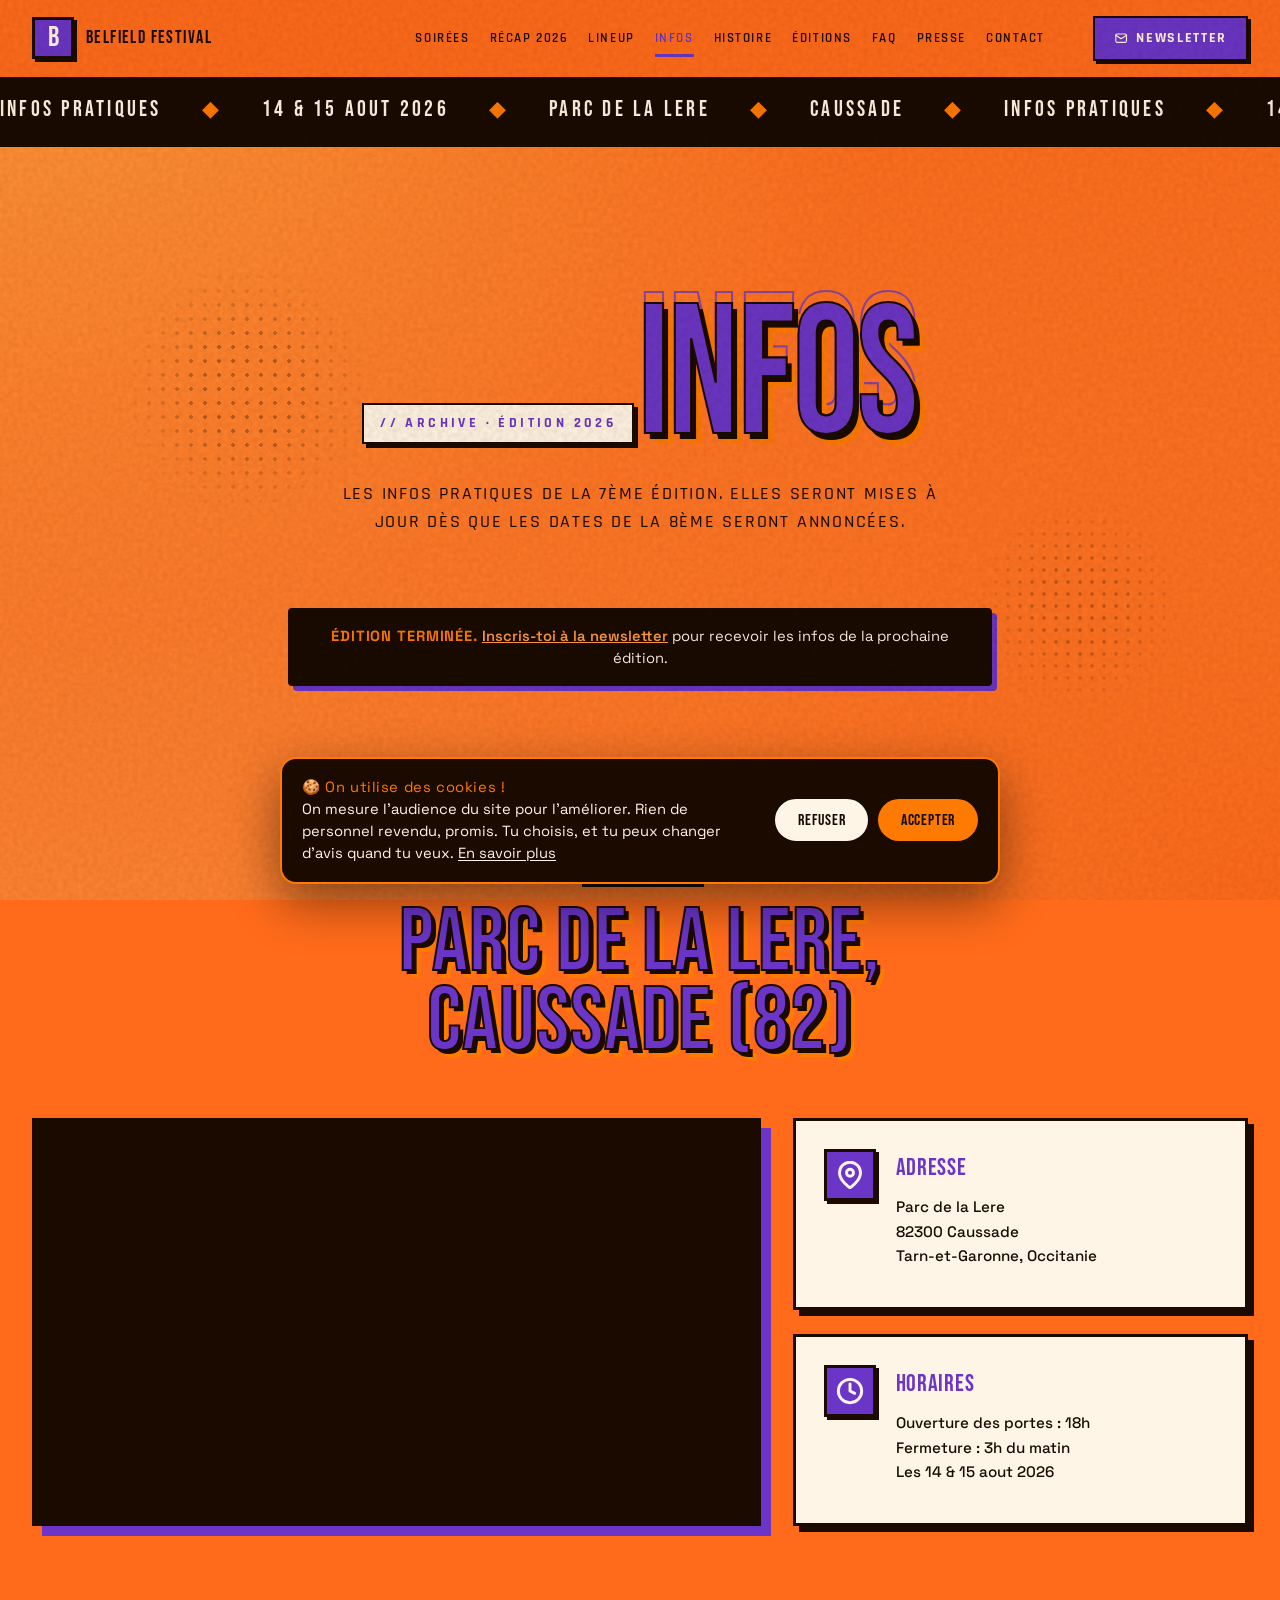
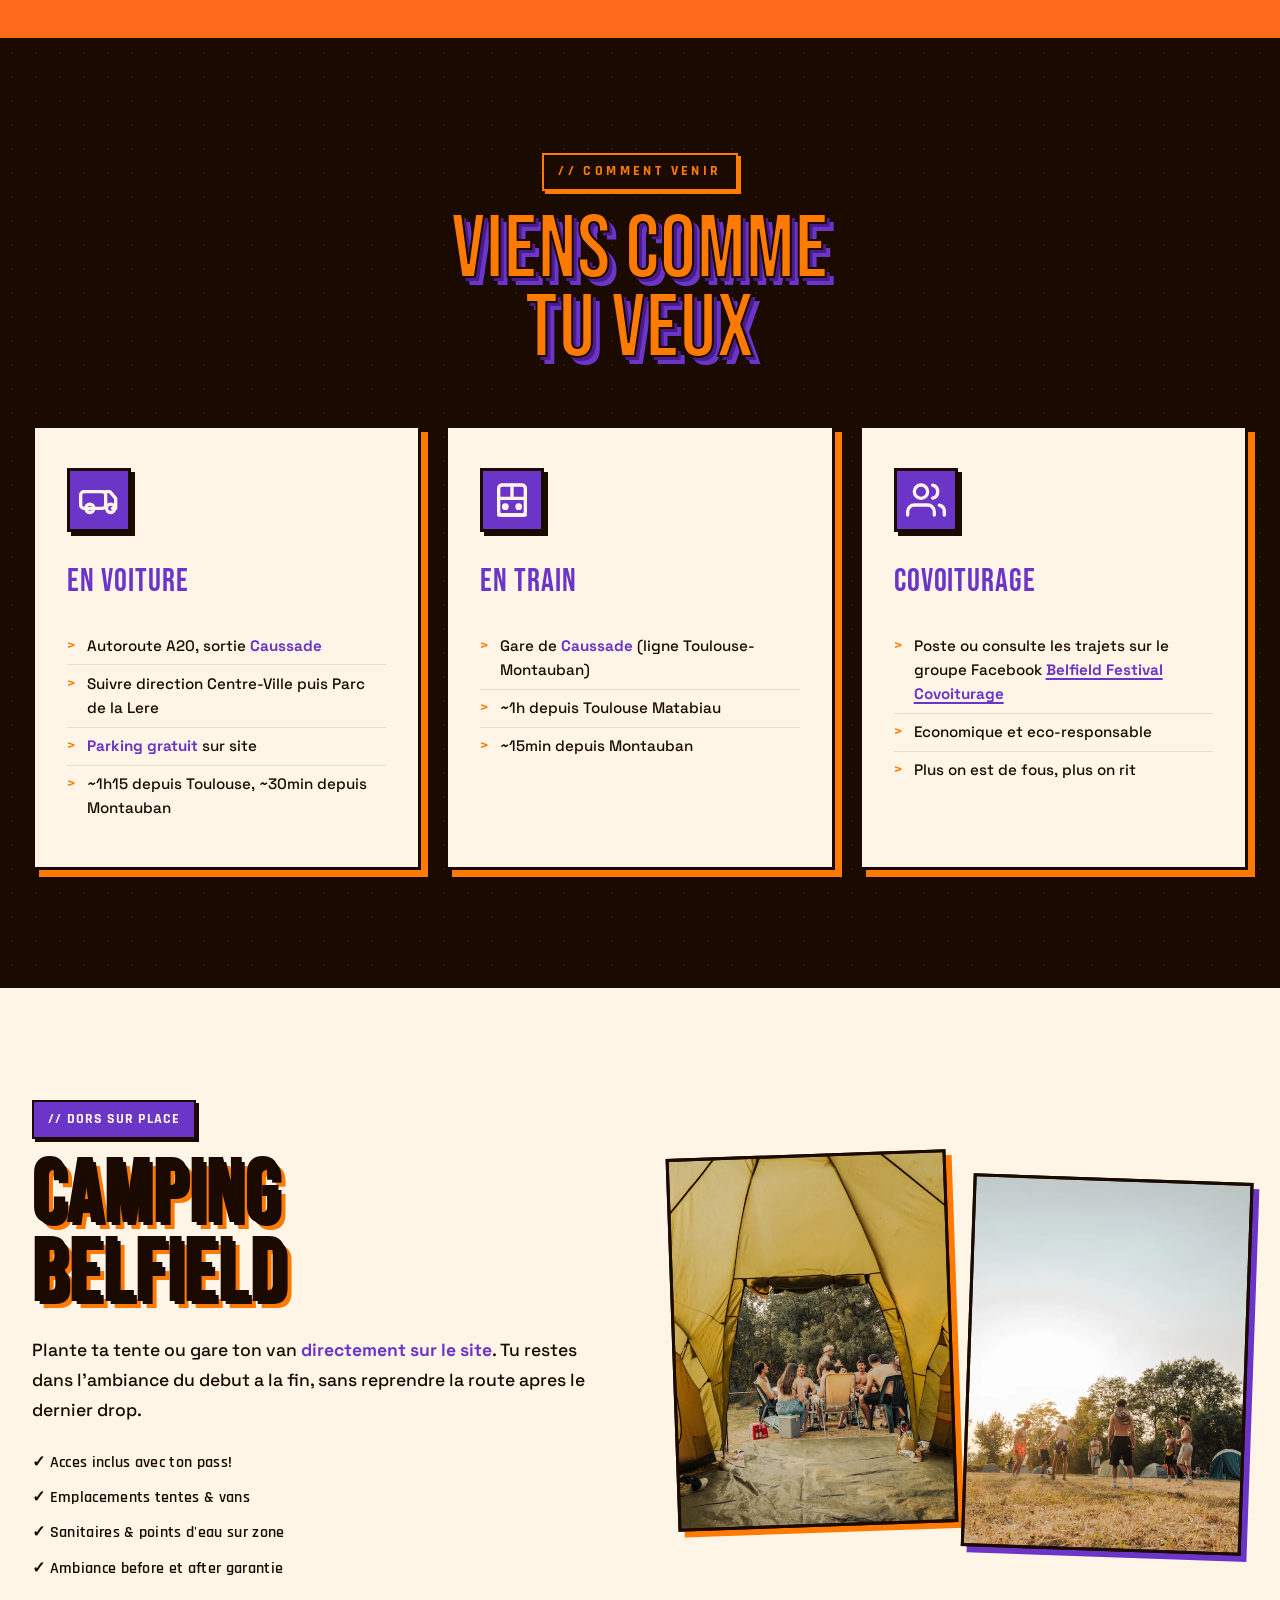
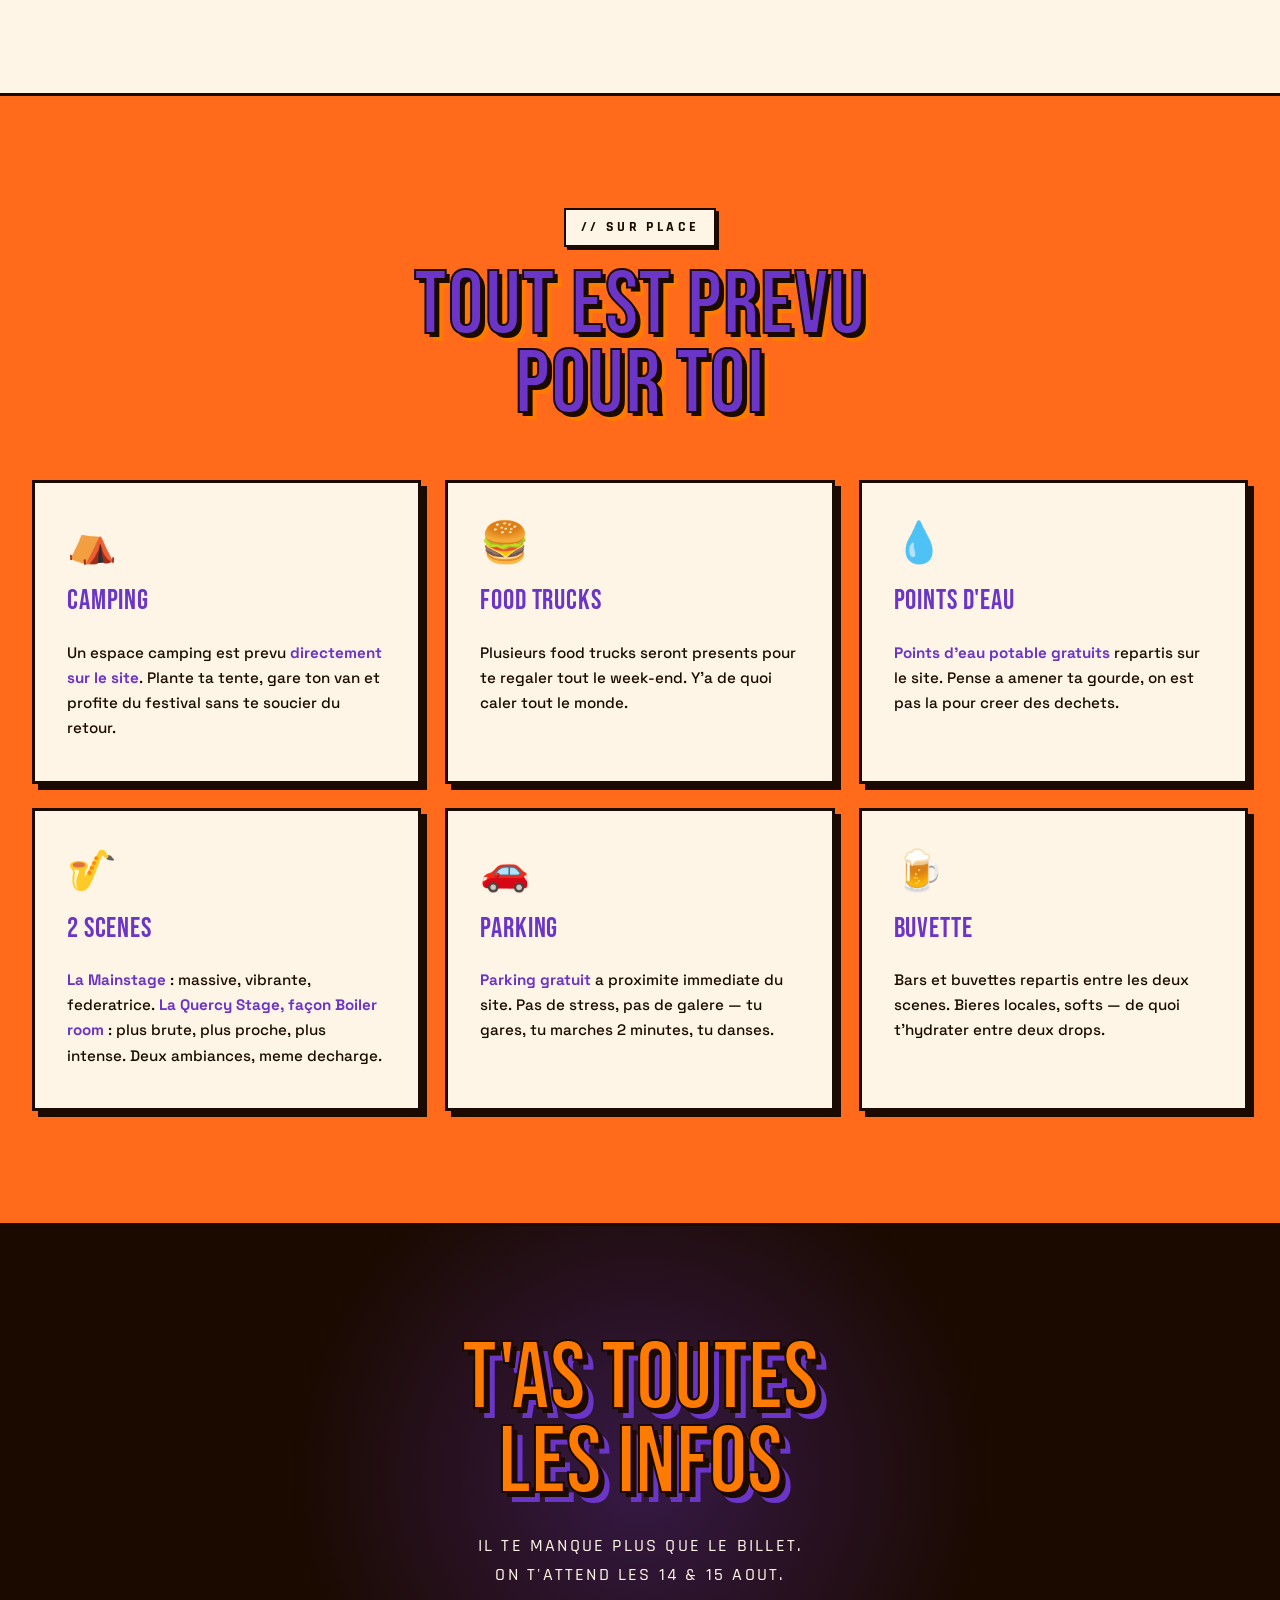
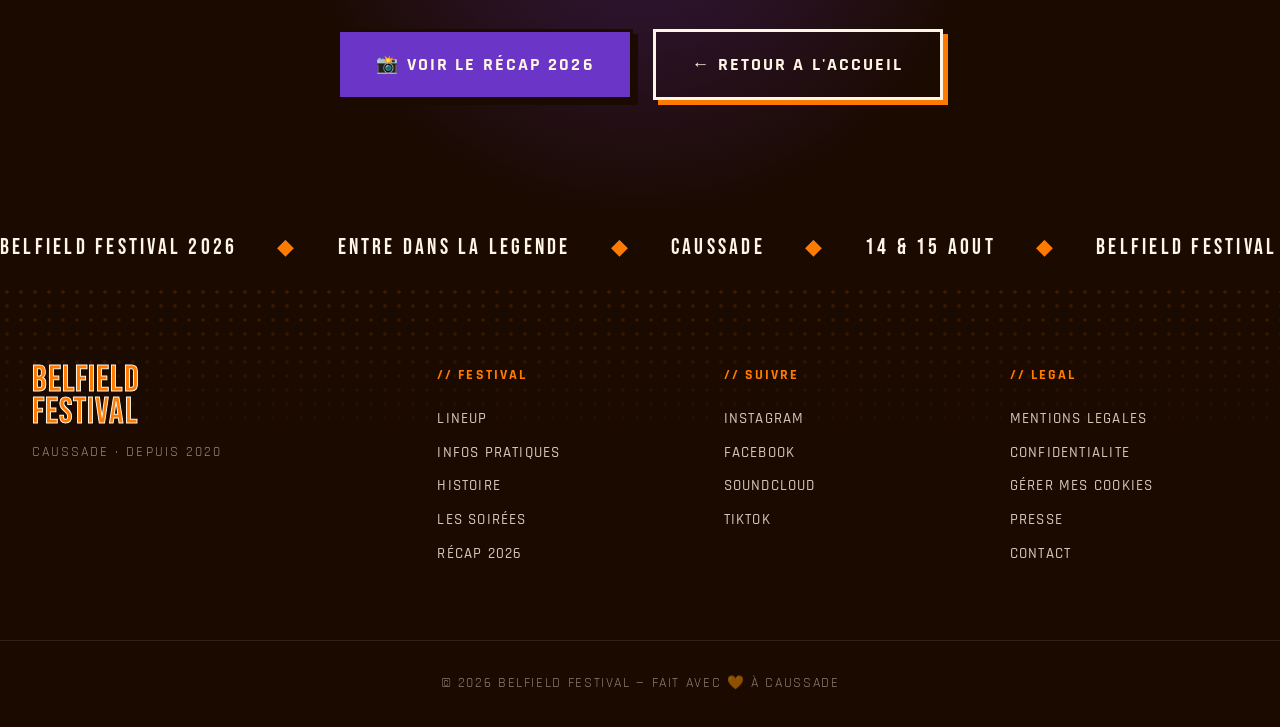
<file: pages/infos.html>
<!DOCTYPE html>
<html lang="fr">
<head>
  <meta charset="UTF-8" />
  <meta name="viewport" content="width=device-width, initial-scale=1.0" />

  <!-- SEO Core -->
  <title>Infos pratiques — Belfield Festival 2026 | Accès, camping, parking (Caussade, près de Toulouse)</title>
  <meta name="description" content="Tout ce qu'il faut savoir pour le Belfield Festival 2026 : accès en voiture (A20) et en train depuis Toulouse et Montauban, parking gratuit, camping sur site, food trucks, points d'eau. Parc de la Lère, Caussade (82), Occitanie." />
  <meta name="robots" content="index, follow" />
  <link rel="canonical" href="https://belfield-festival.fr/pages/infos.html" />

  <!-- Open Graph -->
  <meta property="og:title" content="Infos pratiques — Belfield Festival 2026, Caussade (82)" />
  <meta property="og:description" content="Accès, parking, camping, restauration, points d'eau — toutes les infos pour profiter du Belfield Festival 2026 au Parc de la Lère." />
  <meta property="og:image" content="https://belfield-festival.fr/affiche-og.jpg" />
  <meta property="og:url" content="https://belfield-festival.fr/pages/infos.html" />
  <meta property="og:type" content="article" />
  <meta property="og:site_name" content="Belfield Festival" />
  <meta property="og:locale" content="fr_FR" />

  <!-- Twitter Card -->
  <meta name="twitter:card" content="summary_large_image" />
  <meta name="twitter:title" content="Infos pratiques — Belfield Festival 2026" />
  <meta name="twitter:description" content="Accès, parking, camping, restauration, points d'eau — toutes les infos pour le Belfield Festival 2026." />
  <meta name="twitter:image" content="https://belfield-festival.fr/affiche-og.jpg" />

  <meta name="theme-color" content="#FF7A00" />
  <link rel="icon" type="image/png" href="/images/BELFIELD_logoGoogle.png" />
  <link rel="shortcut icon" type="image/png" href="/images/BELFIELD_logoGoogle.png" />
  <link rel="apple-touch-icon" href="/images/BELFIELD_logoGoogle.png" />

  <link rel="preconnect" href="https://fonts.googleapis.com" />
  <link rel="preconnect" href="https://fonts.gstatic.com" crossorigin />
  <link href="https://fonts.googleapis.com/css2?family=Bebas+Neue&family=Rajdhani:wght@500;600;700&family=Space+Grotesk:wght@400;500;600;700&display=swap" rel="stylesheet" />
  <link rel="stylesheet" href="../styles.css" />
  <link rel="stylesheet" href="../cookies.css" />
  <link rel="stylesheet" href="infos.css" />

  <script type="application/ld+json">
  {
    "@context": "https://schema.org",
    "@type": "BreadcrumbList",
    "itemListElement": [
      { "@type": "ListItem", "position": 1, "name": "Accueil", "item": "https://belfield-festival.fr/" },
      { "@type": "ListItem", "position": 2, "name": "Infos pratiques", "item": "https://belfield-festival.fr/pages/infos.html" }
    ]
  }
  </script>
  <!-- Consent Mode par défaut (RGPD) — doit précéder le tag Google Tag Manager -->
  <script>
    window.dataLayer = window.dataLayer || [];
    function gtag(){ dataLayer.push(arguments); }
    gtag('consent', 'default', {
      ad_storage: 'denied',
      ad_user_data: 'denied',
      ad_personalization: 'denied',
      analytics_storage: 'denied',
      wait_for_update: 500
    });
  </script>

  <!-- Google Tag Manager -->
<script>(function(w,d,s,l,i){w[l]=w[l]||[];w[l].push({'gtm.start':
new Date().getTime(),event:'gtm.js'});var f=d.getElementsByTagName(s)[0],
j=d.createElement(s),dl=l!='dataLayer'?'&l='+l:'';j.async=true;j.src=
'https://www.googletagmanager.com/gtm.js?id='+i+dl;f.parentNode.insertBefore(j,f);
})(window,document,'script','dataLayer','GTM-KR3LJCSP');</script>
<!-- End Google Tag Manager -->
</head>
<body class="infos-page">

<!-- Google Tag Manager (noscript) -->
<noscript><iframe src="https://www.googletagmanager.com/ns.html?id=GTM-KR3LJCSP"
height="0" width="0" style="display:none;visibility:hidden"></iframe></noscript>
<!-- End Google Tag Manager (noscript) -->

  <div class="grain" aria-hidden="true"></div>

  <!-- Header -->
  <header class="site-header scrolled" id="header">
    <a href="../index.html" class="logo">
      <span class="logo-mark">B</span>
      <span class="logo-text">Belfield Festival</span>
    </a>
    <nav class="nav" id="nav">
      <a href="soirees.html">Soirées</a>
      <a href="recap-2026.html">Récap 2026</a>
      <a href="lineup.html">Lineup</a>
      <a href="infos.html" class="active">Infos</a>
      <a href="histoire.html">Histoire</a>
      <a href="../index.html#editions">Éditions</a>
      <a href="../index.html#faq">FAQ</a>
      <a href="presse.html">Presse</a>
      <a href="contact.html">Contact</a>
      <a href="../index.html#contact" class="nav-newsletter">Newsletter</a>
    </nav>
    <div class="header-actions">
      <a href="../index.html#contact" class="btn btn-primary btn-sm">
        <svg class="btn-icon" viewBox="0 0 24 24" fill="none" stroke="currentColor" stroke-width="2" stroke-linecap="round" stroke-linejoin="round" aria-hidden="true"><rect x="3" y="5" width="18" height="14" rx="2"/><path d="m3 7 9 6 9-6"/></svg>
        Newsletter
      </a>
          </div>
    <button class="burger" aria-label="Menu" id="burger">
      <span></span><span></span><span></span>
    </button>
  </header>

  <!-- Top marquee -->
  <div class="marquee marquee-top" aria-hidden="true">
    <div class="marquee-track">
      <span>Infos pratiques</span><span class="dot">&#9670;</span>
      <span>14 & 15 aout 2026</span><span class="dot">&#9670;</span>
      <span>Parc de la Lere</span><span class="dot">&#9670;</span>
      <span>Caussade</span><span class="dot">&#9670;</span>
      <span>Infos pratiques</span><span class="dot">&#9670;</span>
      <span>14 & 15 aout 2026</span><span class="dot">&#9670;</span>
      <span>Parc de la Lere</span><span class="dot">&#9670;</span>
      <span>Caussade</span><span class="dot">&#9670;</span>
    </div>
  </div>

  <!-- Hero -->
  <section class="infos-hero">
    <div class="container narrow center">
      <p class="eyebrow">// Archive · Édition 2026</p>
      <h1 class="infos-title">
        <span class="title-ghost">Infos</span>
        <span class="title-main">Infos</span>
      </h1>
      <p class="infos-subtitle">Les infos pratiques de la 7ème édition. Elles seront mises à jour dès que les dates de la 8ème seront annoncées.</p>
      <p class="archive-note"><strong>Édition terminée.</strong> <a href="../index.html#contact">Inscris-toi à la newsletter</a> pour recevoir les infos de la prochaine édition.</p>
    </div>
  </section>

  <!-- Carte & Localisation -->
  <section class="infos-lieu">
    <div class="container">
      <div class="section-header center">
        <p class="section-label">// Le lieu</p>
        <h2 class="section-title">Parc de la Lere,<br/>Caussade (82)</h2>
      </div>

      <div class="lieu-grid">
        <div class="lieu-map">
          <iframe
            src="https://www.google.com/maps/embed?pb=!1m18!1m12!1m3!1d2878.5!2d1.5361!3d44.1594!2m3!1f0!2f0!3f0!3m2!1i1024!2i768!4f13.1!3m3!1m2!1s0x12aea1e8c0d9b0c7%3A0x0!2sParc+de+la+L%C3%A8re%2C+Caussade!5e0!3m2!1sfr!2sfr!4v1"
            width="100%"
            height="100%"
            style="border:0;"
            allowfullscreen=""
            loading="lazy"
            referrerpolicy="no-referrer-when-downgrade"
            title="Carte — Parc de la Lere, Caussade">
          </iframe>
        </div>
        <div class="lieu-details">
          <div class="lieu-address">
            <div class="lieu-icon">
              <svg viewBox="0 0 24 24" fill="none" stroke="currentColor" stroke-width="2.5" stroke-linecap="round" stroke-linejoin="round" width="28" height="28">
                <path d="M21 10c0 7-9 13-9 13s-9-6-9-13a9 9 0 0 1 18 0z"/>
                <circle cx="12" cy="10" r="3"/>
              </svg>
            </div>
            <div>
              <h3>Adresse</h3>
              <p>Parc de la Lere<br/>82300 Caussade<br/>Tarn-et-Garonne, Occitanie</p>
            </div>
          </div>
          <div class="lieu-address">
            <div class="lieu-icon">
              <svg viewBox="0 0 24 24" fill="none" stroke="currentColor" stroke-width="2.5" stroke-linecap="round" stroke-linejoin="round" width="28" height="28">
                <circle cx="12" cy="12" r="10"/>
                <polyline points="12 6 12 12 16 14"/>
              </svg>
            </div>
            <div>
              <h3>Horaires</h3>
              <p>Ouverture des portes : 18h<br/>Fermeture : 3h du matin<br/>Les 14 &amp; 15 aout 2026</p>
            </div>
          </div>
        </div>
      </div>
    </div>
  </section>

  <!-- Acces -->
  <section class="infos-acces">
    <div class="container">
      <div class="section-header center">
        <p class="section-label gold">// Comment venir</p>
        <h2 class="section-title light">Viens comme<br/>tu veux</h2>
      </div>

      <div class="acces-grid">
        <div class="acces-card">
          <div class="acces-icon">
            <svg viewBox="0 0 24 24" fill="none" stroke="currentColor" stroke-width="2" stroke-linecap="round" stroke-linejoin="round" width="40" height="40">
              <rect x="1" y="7" width="15" height="10" rx="2"/>
              <path d="M16 7h2.5l3.5 4v6h-2"/>
              <circle cx="6.5" cy="17" r="2.5"/>
              <circle cx="19" cy="17" r="2.5"/>
            </svg>
          </div>
          <h3>En voiture</h3>
          <ul>
            <li>Autoroute A20, sortie <strong>Caussade</strong></li>
            <li>Suivre direction Centre-Ville puis Parc de la Lere</li>
            <li><strong>Parking gratuit</strong> sur site</li>
            <li>~1h15 depuis Toulouse, ~30min depuis Montauban</li>
          </ul>
        </div>

        <div class="acces-card">
          <div class="acces-icon">
            <svg viewBox="0 0 24 24" fill="none" stroke="currentColor" stroke-width="2" stroke-linecap="round" stroke-linejoin="round" width="40" height="40">
              <rect x="4" y="3" width="16" height="18" rx="2"/>
              <path d="M4 11h16"/>
              <path d="M12 3v8"/>
              <circle cx="8" cy="16" r="1"/>
              <circle cx="16" cy="16" r="1"/>
              <path d="M4 21h16"/>
            </svg>
          </div>
          <h3>En train</h3>
          <ul>
            <li>Gare de <strong>Caussade</strong> (ligne Toulouse-Montauban)</li>
            <li>~1h depuis Toulouse Matabiau</li>
            <li>~15min depuis Montauban</li>
          </ul>
        </div>

        <div class="acces-card">
          <div class="acces-icon">
            <svg viewBox="0 0 24 24" fill="none" stroke="currentColor" stroke-width="2" stroke-linecap="round" stroke-linejoin="round" width="40" height="40">
              <path d="M17 21v-2a4 4 0 0 0-4-4H5a4 4 0 0 0-4 4v2"/>
              <circle cx="9" cy="7" r="4"/>
              <path d="M23 21v-2a4 4 0 0 0-3-3.87"/>
              <path d="M16 3.13a4 4 0 0 1 0 7.75"/>
            </svg>
          </div>
          <h3>Covoiturage</h3>
          <ul>
            <li>Poste ou consulte les trajets sur le groupe Facebook <a href="https://www.facebook.com/groups/1987049702121125" target="_blank" rel="noopener"><strong>Belfield Festival Covoiturage</strong></a></li>
            <li>Economique et eco-responsable</li>
            <li>Plus on est de fous, plus on rit</li>
          </ul>
        </div>
      </div>
    </div>
  </section>

  <!-- Camping showcase -->
  <section class="infos-camping">
    <div class="container">
      <div class="camping-grid">
        <div class="camping-text">
          <p class="section-label">// Dors sur place</p>
          <h2 class="section-title">Camping<br/>Belfield</h2>
          <p class="camping-lead">Plante ta tente ou gare ton van <strong>directement sur le site</strong>. Tu restes dans l'ambiance du debut a la fin, sans reprendre la route apres le dernier drop.</p>
          <ul class="camping-list">
            <li>&#10003; Acces inclus avec ton pass!</li>
            <li>&#10003; Emplacements tentes &amp; vans</li>
            <li>&#10003; Sanitaires &amp; points d'eau sur zone</li>
            <li>&#10003; Ambiance before et after garantie</li>
          </ul>
        </div>
        <div class="camping-photos">
          <div class="camping-photo camping-photo-1">
            <img src="../images/camping/image00009.webp" alt="Camping du Belfield Festival" loading="lazy"/>
          </div>
          <div class="camping-photo camping-photo-2">
            <img src="../images/camping/image00043.webp" alt="Ambiance camping Belfield" loading="lazy"/>
          </div>
        </div>
      </div>
    </div>
  </section>

  <!-- Sur place -->
  <section class="infos-surplace">
    <div class="container">
      <div class="section-header center">
        <p class="section-label">// Sur place</p>
        <h2 class="section-title">Tout est prevu<br/>pour toi</h2>
      </div>

      <div class="surplace-grid">
        <div class="surplace-card">
          <div class="surplace-emoji">&#9978;</div>
          <h3>Camping</h3>
          <p>Un espace camping est prevu <strong>directement sur le site</strong>. Plante ta tente, gare ton van et profite du festival sans te soucier du retour.</p>
        </div>

        <div class="surplace-card">
          <div class="surplace-emoji">&#127828;</div>
          <h3>Food Trucks</h3>
          <p>Plusieurs food trucks seront presents pour te regaler tout le week-end. Y'a de quoi caler tout le monde.</p>
        </div>

        <div class="surplace-card">
          <div class="surplace-emoji">&#128167;</div>
          <h3>Points d'eau</h3>
          <p><strong>Points d'eau potable gratuits</strong> repartis sur le site. Pense a amener ta gourde, on est pas la pour creer des dechets.</p>
        </div>

        <div class="surplace-card">
          <div class="surplace-emoji">&#127927;</div>
          <h3>2 Scenes</h3>
          <p><strong>La Mainstage</strong> : massive, vibrante, federatrice. <strong>La Quercy Stage, façon Boiler room</strong> : plus brute, plus proche, plus intense. Deux ambiances, meme decharge.</p>
        </div>

        <div class="surplace-card">
          <div class="surplace-emoji">&#128663;</div>
          <h3>Parking</h3>
          <p><strong>Parking gratuit</strong> a proximite immediate du site. Pas de stress, pas de galere — tu gares, tu marches 2 minutes, tu danses.</p>
        </div>

        <div class="surplace-card">
          <div class="surplace-emoji">&#127866;</div>
          <h3>Buvette</h3>
          <p>Bars et buvettes repartis entre les deux scenes. Bieres locales, softs — de quoi t'hydrater entre deux drops.</p>
        </div>
      </div>
    </div>
  </section>

  <!-- CTA Billetterie -->
  <section class="infos-cta">
    <div class="container narrow center">
      <h2 class="cta-title">T'as toutes<br/>les infos</h2>
      <p class="cta-sub">Il te manque plus que le billet.<br/>On t'attend les 14 &amp; 15 aout.</p>
      <div class="cta-actions">
        <a href="recap-2026.html" class="btn btn-primary btn-lg">📸 Voir le récap 2026</a>
        <a href="../index.html" class="btn btn-outline btn-lg">&larr; Retour a l'accueil</a>
      </div>
    </div>
  </section>

  <!-- Marquee bottom -->
  <div class="marquee marquee-bottom" aria-hidden="true">
    <div class="marquee-track">
      <span>Belfield Festival 2026</span><span class="dot">&#9670;</span>
      <span>Entre dans la legende</span><span class="dot">&#9670;</span>
      <span>Caussade</span><span class="dot">&#9670;</span>
      <span>14 & 15 Aout</span><span class="dot">&#9670;</span>
      <span>Belfield Festival 2026</span><span class="dot">&#9670;</span>
      <span>Entre dans la legende</span><span class="dot">&#9670;</span>
      <span>Caussade</span><span class="dot">&#9670;</span>
      <span>14 & 15 Aout</span><span class="dot">&#9670;</span>
    </div>
  </div>

  <!-- Footer -->
  <footer class="site-footer">
    <div class="container footer-grid">
      <div class="footer-brand">
        <p class="footer-logo">Belfield<br/>Festival</p>
        <p class="footer-tag">Caussade · depuis 2020</p>
      </div>
      <div>
        <p class="footer-title">// Festival</p>
        <a href="lineup.html">Lineup</a>
        <a href="infos.html">Infos pratiques</a>
        <a href="histoire.html">Histoire</a>
        <a href="soirees.html">Les soirées</a>
        <a href="recap-2026.html">Récap 2026</a>
      </div>
      <div>
        <p class="footer-title">// Suivre</p>
        <a href="https://www.instagram.com/belfield.festival/">Instagram</a>
        <a href="https://www.facebook.com/p/Belfield-Events-100092731103925/">Facebook</a>
        <a href="#">SoundCloud</a>
        <a href="#">TikTok</a>
      </div>
      <div>
        <p class="footer-title">// Legal</p>
        <a href="mentions-legales.html">Mentions legales</a>
        <a href="mentions-legales.html#confidentialite">Confidentialite</a>
        <a href="mentions-legales.html#cookies" data-cookie-settings>Gérer mes cookies</a>
        <a href="presse.html">Presse</a>
        <a href="contact.html">Contact</a>
      </div>
    </div>
    <div class="footer-bottom">
      <p>&copy; 2026 Belfield Festival — Fait avec 🧡 à Caussade</p>
    </div>
  </footer>

  <script>
    const header = document.getElementById('header');
    window.addEventListener('scroll', () => {
      header.classList.toggle('scrolled', window.scrollY > 20);
    });
    const burger = document.getElementById('burger');
    const nav = document.getElementById('nav');
    burger.addEventListener('click', () => {
      nav.classList.toggle('open');
      burger.classList.toggle('open');
    });
    nav.addEventListener('click', e => {
      if (e.target.tagName === 'A') { nav.classList.remove('open'); burger.classList.remove('open'); }
    });
  </script>
  <!-- Consentement cookies + Google Analytics (RGPD) -->
  <script src="../cookies.js"></script>
</body>
</html>
</file>
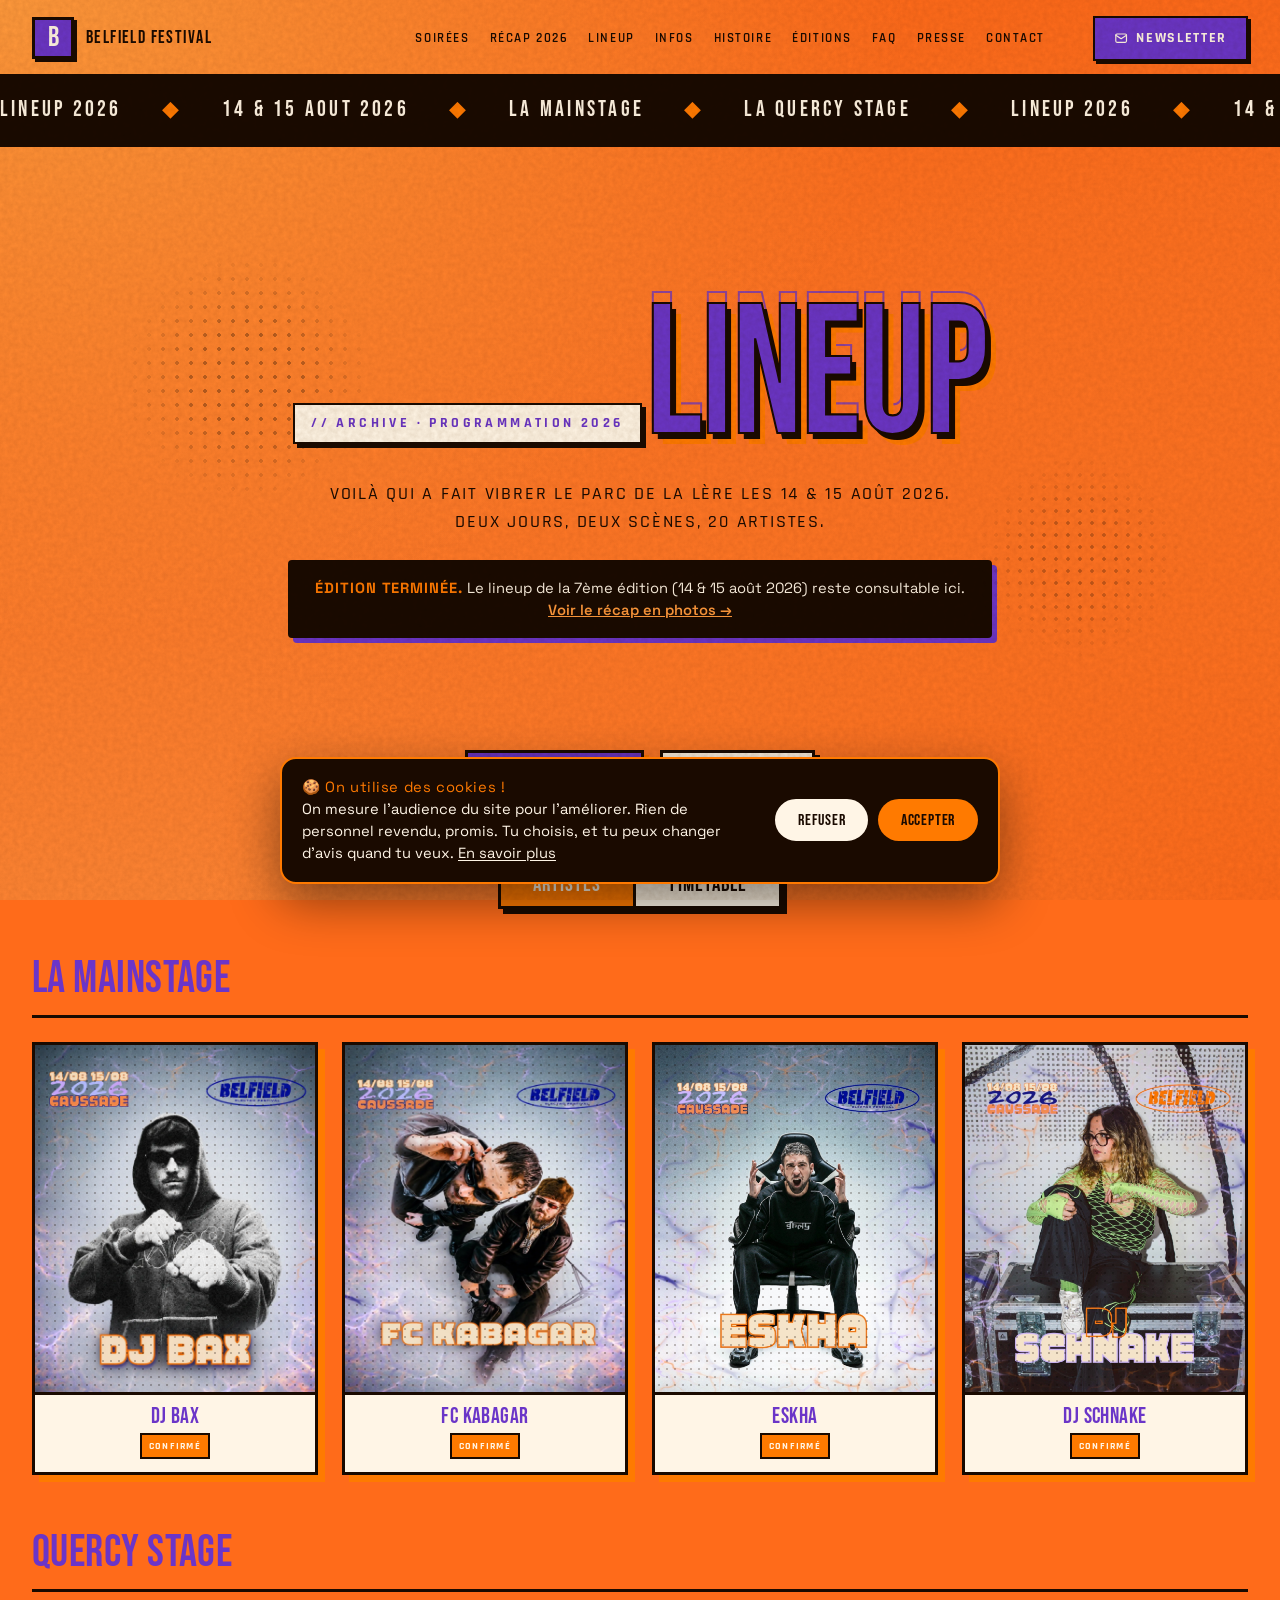
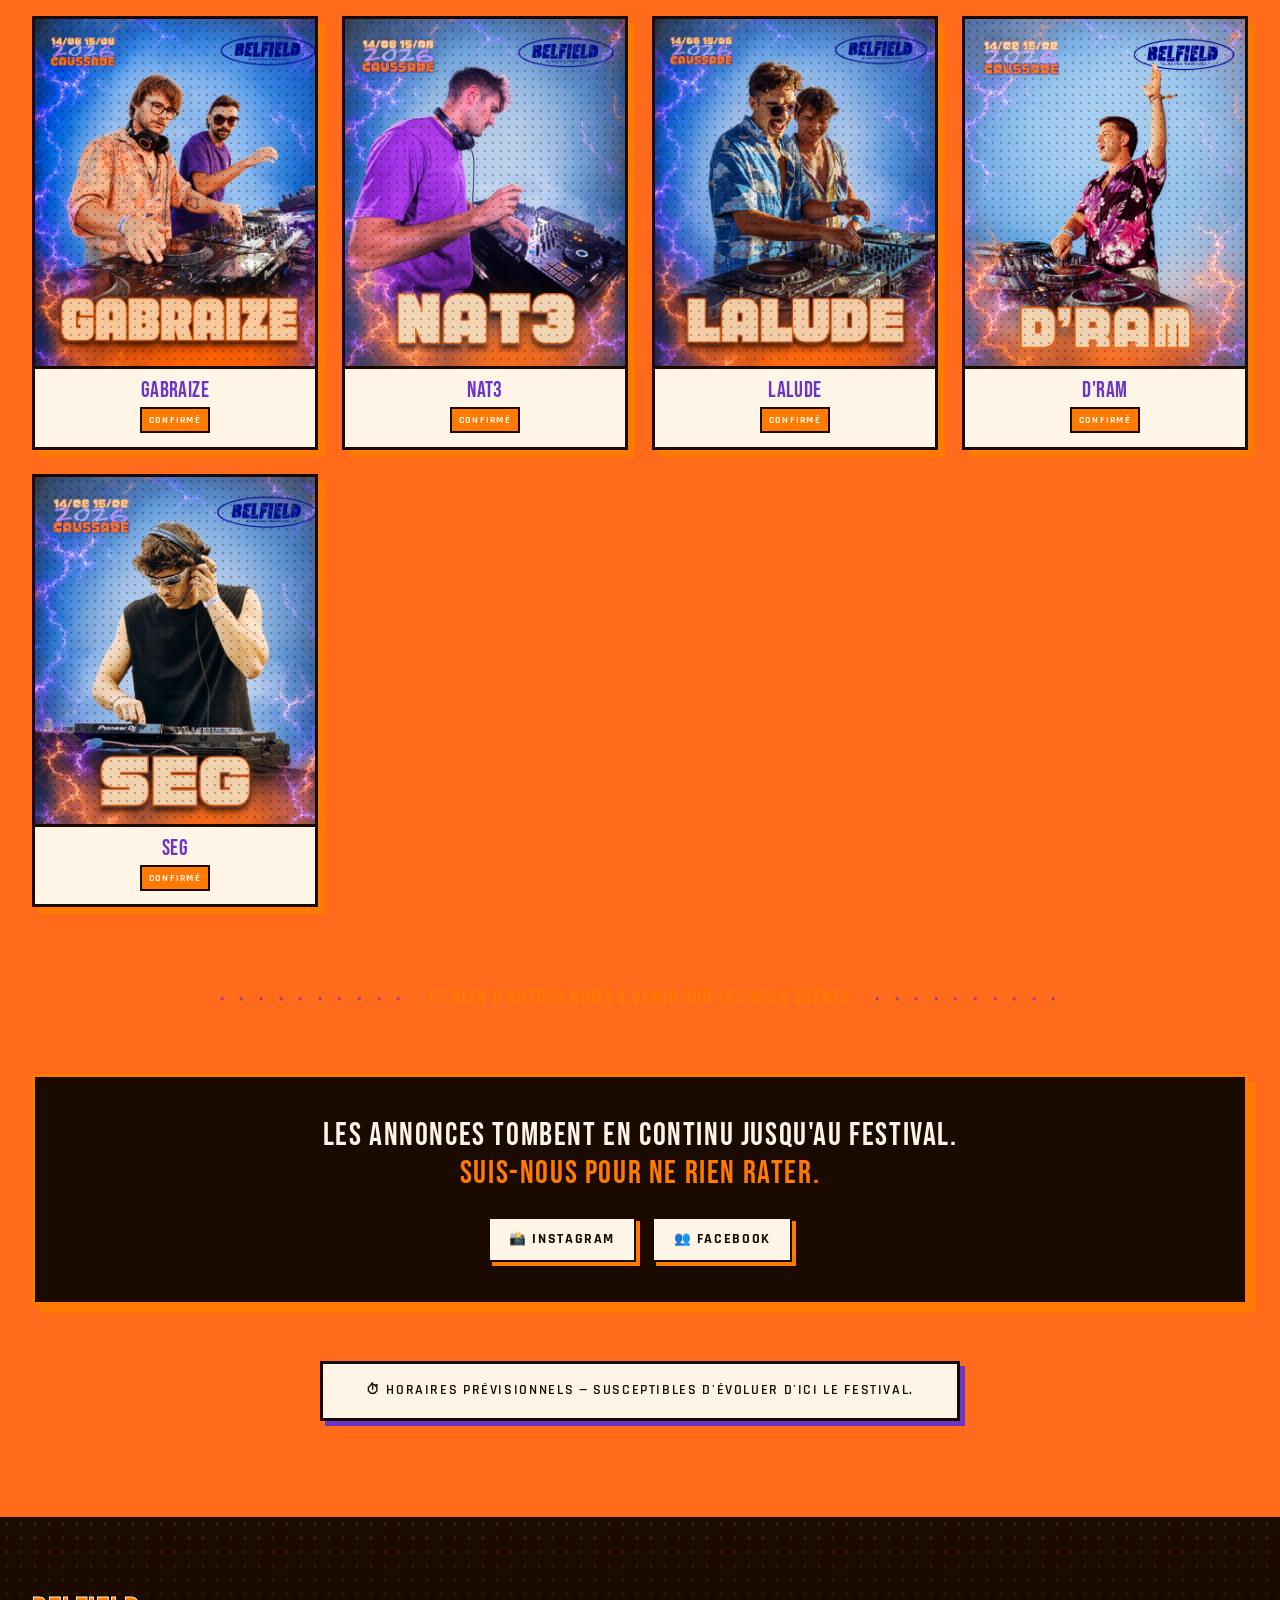
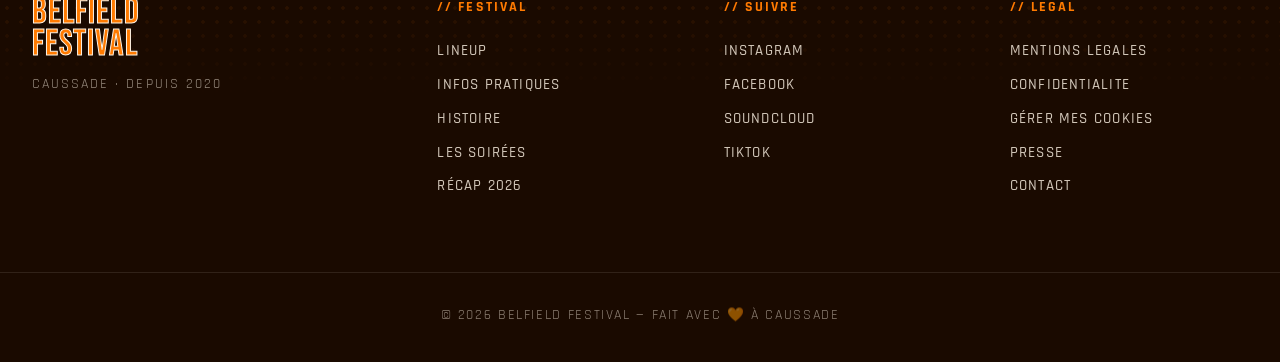
<file: pages/lineup.html>
<!DOCTYPE html>
<html lang="fr">
<head>
  <meta charset="UTF-8" />
  <meta name="viewport" content="width=device-width, initial-scale=1.0" />

  <!-- SEO Core -->
  <title>Lineup 2026 — Belfield Festival | La programmation de la 7ème édition (archive)</title>
  <meta name="description" content="Le lineup complet de la 7ème édition du Belfield Festival : les 20 artistes des 14 & 15 août 2026, par jour et par scène (La Mainstage et La Quercy Stage). Parc de la Lère, Caussade (82), Occitanie." />
  <meta name="robots" content="index, follow" />
  <link rel="canonical" href="https://belfield-festival.fr/pages/lineup.html" />

  <!-- Open Graph -->
  <meta property="og:title" content="Lineup 2026 — Belfield Festival, Caussade (82)" />
  <meta property="og:description" content="Les artistes du Belfield Festival 2026 par jour et par scène. Vendredi 14 & samedi 15 août, La Mainstage et La Quercy Stage." />
  <meta property="og:image" content="https://belfield-festival.fr/affiche-og.jpg" />
  <meta property="og:url" content="https://belfield-festival.fr/pages/lineup.html" />
  <meta property="og:type" content="article" />
  <meta property="og:site_name" content="Belfield Festival" />
  <meta property="og:locale" content="fr_FR" />

  <!-- Twitter Card -->
  <meta name="twitter:card" content="summary_large_image" />
  <meta name="twitter:title" content="Lineup 2026 — Belfield Festival" />
  <meta name="twitter:description" content="Les artistes du Belfield Festival 2026 par jour et par scène. Vendredi 14 & samedi 15 août 2026." />
  <meta name="twitter:image" content="https://belfield-festival.fr/affiche-og.jpg" />

  <meta name="theme-color" content="#FF7A00" />
  <link rel="icon" type="image/png" href="/images/BELFIELD_logoGoogle.png" />
  <link rel="shortcut icon" type="image/png" href="/images/BELFIELD_logoGoogle.png" />
  <link rel="apple-touch-icon" href="/images/BELFIELD_logoGoogle.png" />

  <link rel="preconnect" href="https://fonts.googleapis.com" />
  <link rel="preconnect" href="https://fonts.gstatic.com" crossorigin />
  <link href="https://fonts.googleapis.com/css2?family=Bebas+Neue&family=Rajdhani:wght@500;600;700&family=Space+Grotesk:wght@400;500;600;700&display=swap" rel="stylesheet" />
  <link rel="stylesheet" href="../styles.css" />
  <link rel="stylesheet" href="../cookies.css" />
  <link rel="stylesheet" href="lineup.css" />

  <script type="application/ld+json">
  {
    "@context": "https://schema.org",
    "@type": "BreadcrumbList",
    "itemListElement": [
      { "@type": "ListItem", "position": 1, "name": "Accueil", "item": "https://belfield-festival.fr/" },
      { "@type": "ListItem", "position": 2, "name": "Lineup", "item": "https://belfield-festival.fr/pages/lineup.html" }
    ]
  }
  </script>
  <!-- Consent Mode par défaut (RGPD) — doit précéder le tag Google Tag Manager -->
  <script>
    window.dataLayer = window.dataLayer || [];
    function gtag(){ dataLayer.push(arguments); }
    gtag('consent', 'default', {
      ad_storage: 'denied',
      ad_user_data: 'denied',
      ad_personalization: 'denied',
      analytics_storage: 'denied',
      wait_for_update: 500
    });
  </script>

  <!-- Google Tag Manager -->
<script>(function(w,d,s,l,i){w[l]=w[l]||[];w[l].push({'gtm.start':
new Date().getTime(),event:'gtm.js'});var f=d.getElementsByTagName(s)[0],
j=d.createElement(s),dl=l!='dataLayer'?'&l='+l:'';j.async=true;j.src=
'https://www.googletagmanager.com/gtm.js?id='+i+dl;f.parentNode.insertBefore(j,f);
})(window,document,'script','dataLayer','GTM-KR3LJCSP');</script>
<!-- End Google Tag Manager -->
</head>
<body class="lineup-page">

<!-- Google Tag Manager (noscript) -->
<noscript><iframe src="https://www.googletagmanager.com/ns.html?id=GTM-KR3LJCSP"
height="0" width="0" style="display:none;visibility:hidden"></iframe></noscript>
<!-- End Google Tag Manager (noscript) -->

  <div class="grain" aria-hidden="true"></div>

  <!-- Header -->
  <header class="site-header scrolled" id="header">
    <a href="../index.html" class="logo">
      <span class="logo-mark">B</span>
      <span class="logo-text">Belfield Festival</span>
    </a>
    <nav class="nav" id="nav">
      <a href="soirees.html">Soirées</a>
      <a href="recap-2026.html">Récap 2026</a>
      <a href="lineup.html" class="active">Lineup</a>
      <a href="infos.html">Infos</a>
      <a href="histoire.html">Histoire</a>
      <a href="../index.html#editions">Éditions</a>
      <a href="../index.html#faq">FAQ</a>
      <a href="presse.html">Presse</a>
      <a href="contact.html">Contact</a>
      <a href="../index.html#contact" class="nav-newsletter">Newsletter</a>
    </nav>
    <div class="header-actions">
      <a href="../index.html#contact" class="btn btn-primary btn-sm">
        <svg class="btn-icon" viewBox="0 0 24 24" fill="none" stroke="currentColor" stroke-width="2" stroke-linecap="round" stroke-linejoin="round" aria-hidden="true"><rect x="3" y="5" width="18" height="14" rx="2"/><path d="m3 7 9 6 9-6"/></svg>
        Newsletter
      </a>
          </div>
    <button class="burger" aria-label="Menu" id="burger">
      <span></span><span></span><span></span>
    </button>
  </header>

  <!-- Top marquee -->
  <div class="marquee marquee-top" aria-hidden="true">
    <div class="marquee-track">
      <span>Lineup 2026</span><span class="dot">&#9670;</span>
      <span>14 & 15 aout 2026</span><span class="dot">&#9670;</span>
      <span>La Mainstage</span><span class="dot">&#9670;</span>
      <span>La Quercy Stage</span><span class="dot">&#9670;</span>
      <span>Lineup 2026</span><span class="dot">&#9670;</span>
      <span>14 & 15 aout 2026</span><span class="dot">&#9670;</span>
      <span>La Mainstage</span><span class="dot">&#9670;</span>
      <span>La Quercy Stage</span><span class="dot">&#9670;</span>
    </div>
  </div>

  <!-- Hero -->
  <section class="lineup-hero">
    <div class="container narrow center">
      <p class="eyebrow">// Archive · Programmation 2026</p>
      <h1 class="lineup-title">
        <span class="title-ghost">Lineup</span>
        <span class="title-main">Lineup</span>
      </h1>
      <p class="lineup-subtitle">Voilà qui a fait vibrer le Parc de la Lère les 14 &amp; 15 août 2026. Deux jours, deux scènes, 20 artistes.</p>
      <p class="archive-note">
        <strong>Édition terminée.</strong> Le lineup de la 7ème édition (14 &amp; 15 août 2026) reste consultable ici.
        <a href="recap-2026.html">Voir le récap en photos →</a>
      </p>

    </div>
  </section>

  <!-- Onglets jours + grilles par scène -->
  <section class="lineup-board">
    <div class="container">

      <!-- Onglets jours -->
      <div class="day-tabs" role="tablist" aria-label="Choisir un jour">
        <button class="day-tab active" role="tab" aria-selected="true" aria-controls="day-vendredi" id="tab-vendredi" data-day="vendredi">
          <span class="day-tab-label">Vendredi</span>
          <span class="day-tab-date">14 août</span>
        </button>
        <button class="day-tab" role="tab" aria-selected="false" aria-controls="day-samedi" id="tab-samedi" data-day="samedi">
          <span class="day-tab-label">Samedi</span>
          <span class="day-tab-date">15 août</span>
        </button>
      </div>

      <!-- Bascule Artistes / Timetable -->
      <div class="view-toggle" role="tablist" aria-label="Choisir une vue">
        <button class="view-toggle-btn active" data-view="artists" aria-selected="true">Artistes</button>
        <button class="view-toggle-btn" data-view="timetable" aria-selected="false">Timetable</button>
      </div>

      <!-- ===== VENDREDI ===== -->
      <div class="day-panel active" role="tabpanel" id="day-vendredi" aria-labelledby="tab-vendredi">

        <!-- Mainstage -->
        <div class="stage-block stage-block-main">
          <div class="stage-block-head">
            <h2 class="stage-block-title">La Mainstage</h2>
          </div>
          <div class="artists-grid">
            <article class="artist-card revealed">
              <div class="artist-img">
                <img src="../images/artistes/DjBax.webp" alt="DJ Bax — DJ électro vendredi à la Mainstage du Belfield Festival 2026, Caussade" loading="lazy" width="600" height="600"/>
              </div>
              <div class="artist-info">
                <h3>DJ Bax</h3>
                <span class="artist-status">Confirmé</span>
              </div>
            </article>
            <article class="artist-card revealed">
              <div class="artist-img">
                <img src="../images/artistes/FacKabagar.webp" alt="FC Kabagar — DJ vendredi à la Mainstage du Belfield Festival 2026" loading="lazy" width="600" height="600"/>
              </div>
              <div class="artist-info">
                <h3>FC Kabagar</h3>
                <span class="artist-status">Confirmé</span>
              </div>
            </article>
            <article class="artist-card revealed">
              <div class="artist-img">
                <img src="../images/artistes/ESKHA.JPEG" alt="Eskha — DJ électro vendredi à la Mainstage du Belfield Festival 2026, Caussade" loading="lazy" width="600" height="600"/>
              </div>
              <div class="artist-info">
                <h3>Eskha</h3>
                <span class="artist-status">Confirmé</span>
              </div>
            </article>
            <article class="artist-card revealed">
              <div class="artist-img">
                <img src="../images/artistes/SCHNAKE.JPEG" alt="DJ Schnake — artiste électro vendredi à la Mainstage du Belfield Festival 2026" loading="lazy" width="600" height="600"/>
              </div>
              <div class="artist-info">
                <h3>DJ Schnake</h3>
                <span class="artist-status">Confirmé</span>
              </div>
            </article>
          </div>
        </div>

        <!-- Quercy Stage -->
        <div class="stage-block stage-block-quercy">
          <div class="stage-block-head">
            <h2 class="stage-block-title">Quercy Stage</h2>
          </div>
          <div class="artists-grid">
            <article class="artist-card revealed">
              <div class="artist-img">
                <img src="../images/artistes/Gabraize.webp" alt="Gabraize — DJ vendredi à la Quercy Stage du Belfield Festival 2026, Caussade" loading="lazy" width="600" height="600"/>
              </div>
              <div class="artist-info">
                <h3>Gabraize</h3>
                <span class="artist-status">Confirmé</span>
              </div>
            </article>
            <article class="artist-card revealed">
              <div class="artist-img">
                <img src="../images/artistes/Nat3.webp" alt="Nat3 — DJ vendredi à la Quercy Stage du Belfield Festival 2026, Caussade" loading="lazy" width="600" height="600"/>
              </div>
              <div class="artist-info">
                <h3>Nat3</h3>
                <span class="artist-status">Confirmé</span>
              </div>
            </article>
            <article class="artist-card revealed">
              <div class="artist-img">
                <img src="../images/artistes/Lalude.webp" alt="Lalude — DJ vendredi à la Quercy Stage du Belfield Festival 2026, Caussade" loading="lazy" width="600" height="600"/>
              </div>
              <div class="artist-info">
                <h3>Lalude</h3>
                <span class="artist-status">Confirmé</span>
              </div>
            </article>
            <article class="artist-card revealed">
              <div class="artist-img">
                <img src="../images/artistes/DRam.webp" alt="D'Ram — DJ vendredi à la Quercy Stage du Belfield Festival 2026, Caussade" loading="lazy" width="600" height="600"/>
              </div>
              <div class="artist-info">
                <h3>D'Ram</h3>
                <span class="artist-status">Confirmé</span>
              </div>
            </article>
            <article class="artist-card revealed">
              <div class="artist-img">
                <img src="../images/artistes/Seg.webp" alt="Seg — DJ vendredi à la Quercy Stage du Belfield Festival 2026, Caussade" loading="lazy" width="600" height="600"/>
              </div>
              <div class="artist-info">
                <h3>Seg</h3>
                <span class="artist-status">Confirmé</span>
              </div>
            </article>
          </div>
        </div>

        <!-- ===== TIMETABLE VENDREDI ===== -->
        <div class="timetable">
          <div class="tt-stage tt-stage-main">
            <div class="tt-stage-head">
              <h3 class="tt-stage-name">La Mainstage</h3>
            </div>
            <ul class="tt-list">
              <li class="tt-slot"><span class="tt-time">19:00 — 20:30</span><span class="tt-artist">DJ Contest</span></li>
              <li class="tt-slot"><span class="tt-time">20:30 — 22:00</span><span class="tt-artist">DJ Bax</span></li>
              <li class="tt-slot"><span class="tt-time">22:00 — 23:30</span><span class="tt-artist">FC Kabagar</span></li>
              <li class="tt-slot"><span class="tt-time">23:30 — 01:00</span><span class="tt-artist">Eskha</span></li>
              <li class="tt-slot"><span class="tt-time">01:00 — 02:30</span><span class="tt-artist">DJ Schnake</span></li>
              <li class="tt-slot tt-slot-highlight"><span class="tt-time">02:30 — 03:00</span><span class="tt-artist">Eskha B2B DJ Schnake</span></li>
            </ul>
          </div>
          <div class="tt-stage tt-stage-quercy">
            <div class="tt-stage-head">
              <h3 class="tt-stage-name">La Quercy Stage</h3>
            </div>
            <ul class="tt-list">
              <li class="tt-slot"><span class="tt-time">18:00 — 20:00</span><span class="tt-artist">Baby'Crew</span></li>
              <li class="tt-slot"><span class="tt-time">20:00 — 21:00</span><span class="tt-artist">Gabraize</span></li>
              <li class="tt-slot"><span class="tt-time">21:00 — 22:00</span><span class="tt-artist">Nat3</span></li>
              <li class="tt-slot"><span class="tt-time">22:00 — 23:30</span><span class="tt-artist">Lalude</span></li>
              <li class="tt-slot"><span class="tt-time">23:30 — 01:00</span><span class="tt-artist">D'Ram</span></li>
              <li class="tt-slot"><span class="tt-time">01:00 — 02:00</span><span class="tt-artist">Seg</span></li>
            </ul>
          </div>
        </div>

      </div>

      <!-- ===== SAMEDI ===== -->
      <div class="day-panel" role="tabpanel" id="day-samedi" aria-labelledby="tab-samedi" hidden>

        <!-- Mainstage -->
        <div class="stage-block stage-block-main">
          <div class="stage-block-head">
            <h2 class="stage-block-title">Mainstage</h2>
          </div>
          <div class="artists-grid">
            <article class="artist-card revealed">
              <div class="artist-img">
                <img src="../images/artistes/ZADIX publi.webp" alt="Zadix — DJ samedi à la Mainstage du Belfield Festival 2026, Caussade" loading="lazy" width="600" height="600"/>
              </div>
              <div class="artist-info">
                <h3>Zadix</h3>
                <span class="artist-status">Confirmé</span>
              </div>
            </article>
            <article class="artist-card revealed">
              <div class="artist-img">
                <img src="../images/artistes/MilioRuando.webp" alt="Milio Ruando — artiste samedi à la Mainstage du Belfield Festival 2026, Caussade" loading="lazy" width="600" height="600"/>
              </div>
              <div class="artist-info">
                <h3>Milio Ruando</h3>
                <span class="artist-status">Confirmé</span>
              </div>
            </article>
            <article class="artist-card revealed">
              <div class="artist-img">
                <img src="../images/artistes/Roüge Post Insta.PNG" alt="Roüge — artiste samedi à la Mainstage du Belfield Festival 2026, Caussade" loading="lazy" width="600" height="600"/>
              </div>
              <div class="artist-info">
                <h3>Roüge</h3>
                <span class="artist-status">Confirmé</span>
              </div>
            </article>
            <article class="artist-card revealed">
              <div class="artist-img">
                <img src="../images/artistes/artiste1.jpg" alt="Area Øne — DJ électro samedi à la Mainstage du Belfield Festival 2026, Caussade" loading="lazy" width="600" height="600"/>
              </div>
              <div class="artist-info">
                <h3>Area Øne</h3>
                <span class="artist-status">Confirmé</span>
              </div>
            </article>
            <article class="artist-card revealed">
              <div class="artist-img">
                <img src="../images/artistes/Protokseed.webp" alt="Protokseed — artiste techno samedi à la Mainstage du Belfield Festival 2026" loading="lazy" width="600" height="600"/>
              </div>
              <div class="artist-info">
                <h3>Protokseed</h3>
                <span class="artist-status">Confirmé</span>
              </div>
            </article>
          </div>
        </div>

        <!-- Quercy Stage -->
        <div class="stage-block stage-block-quercy">
          <div class="stage-block-head">
            <h2 class="stage-block-title">La Quercy Stage</h2>
          </div>
          <div class="artists-grid">
            <article class="artist-card revealed">
              <div class="artist-img">
                <img src="../images/artistes/lixa&aoife 2.webp" alt="Lixa & Aoife — DJ set samedi à la Quercy Stage du Belfield Festival 2026, Caussade" loading="lazy" width="600" height="600"/>
              </div>
              <div class="artist-info">
                <h3>Lixa & Aoife</h3>
                <span class="artist-status">Confirmé</span>
              </div>
            </article>
            <article class="artist-card revealed">
              <div class="artist-img">
                <img src="../images/artistes/unamiz.webp" alt="Umamiz — DJ samedi à la Quercy Stage du Belfield Festival 2026, Caussade" loading="lazy" width="600" height="600"/>
              </div>
              <div class="artist-info">
                <h3>Umamiz</h3>
                <span class="artist-status">Confirmé</span>
              </div>
            </article>
            <article class="artist-card revealed">
              <div class="artist-img">
                <img src="../images/artistes/CHIPIE publi.webp" alt="Chipie — DJ samedi à la Quercy Stage du Belfield Festival 2026" loading="lazy" width="600" height="600"/>
              </div>
              <div class="artist-info">
                <h3>Chipie</h3>
                <span class="artist-status">Confirmé</span>
              </div>
            </article>
            <article class="artist-card revealed">
              <div class="artist-img">
                <img src="../images/artistes/KARLOTA.webp" alt="Karløta — DJ samedi à la Quercy Stage du Belfield Festival 2026" loading="lazy" width="600" height="600"/>
              </div>
              <div class="artist-info">
                <h3>Karløta</h3>
                <span class="artist-status">Confirmé</span>
              </div>
            </article>
            <article class="artist-card revealed">
              <div class="artist-img">
                <img src="../images/artistes/artiste2.jpg" alt="Hortense de Beauharnais — artiste samedi à la Quercy Stage du Belfield Festival 2026" loading="lazy" width="600" height="600"/>
              </div>
              <div class="artist-info">
                <h3>Hortense de Beauharnais</h3>
                <span class="artist-status">Confirmé</span>
              </div>
            </article>
            <article class="artist-card revealed">
              <div class="artist-img">
                <img src="../images/artistes/MICELLA publi.webp" alt="Micella — DJ samedi à la Quercy Stage du Belfield Festival 2026" loading="lazy" width="600" height="600"/>
              </div>
              <div class="artist-info">
                <h3>Micella</h3>
                <span class="artist-status">Confirmé</span>
              </div>
            </article>
          </div>
        </div>

        <!-- ===== TIMETABLE SAMEDI ===== -->
        <div class="timetable">
          <div class="tt-stage tt-stage-main">
            <div class="tt-stage-head">
            </div>
            <ul class="tt-list">
              <li class="tt-slot"><span class="tt-time">19:00 — 20:00</span><span class="tt-artist">DJ Contest</span></li>
              <li class="tt-slot"><span class="tt-time">20:00 — 21:30</span><span class="tt-artist">Zadix</span></li>
              <li class="tt-slot"><span class="tt-time">21:30 — 22:30</span><span class="tt-artist">Milio Ruando</span></li>
              <li class="tt-slot"><span class="tt-time">22:30 — 23:45</span><span class="tt-artist">Roüge</span></li>
              <li class="tt-slot"><span class="tt-time">23:45 — 01:15</span><span class="tt-artist">Area Øne</span></li>
              <li class="tt-slot"><span class="tt-time">01:15 — 02:30</span><span class="tt-artist">Protokseed</span></li>
              <li class="tt-slot tt-slot-highlight"><span class="tt-time">02:30 — 03:00</span><span class="tt-artist">Bel'Crew</span></li>
            </ul>
          </div>
          <div class="tt-stage tt-stage-quercy">
            <div class="tt-stage-head">
              <h3 class="tt-stage-name">La Quercy Stage</h3>
            </div>
            <ul class="tt-list">
              <li class="tt-slot"><span class="tt-time">18:00 — 19:30</span><span class="tt-artist">Lixa & Aoife</span></li>
              <li class="tt-slot"><span class="tt-time">19:30 — 21:00</span><span class="tt-artist">Umamiz</span></li>
              <li class="tt-slot"><span class="tt-time">21:00 — 22:15</span><span class="tt-artist">Chipie</span></li>
              <li class="tt-slot"><span class="tt-time">22:15 — 23:30</span><span class="tt-artist">Karløta</span></li>
              <li class="tt-slot"><span class="tt-time">23:30 — 01:00</span><span class="tt-artist">Hortense de Beauharnais</span></li>
              <li class="tt-slot"><span class="tt-time">01:00 — 02:00</span><span class="tt-artist">Micella</span></li>
            </ul>
          </div>
        </div>

      </div>

      <!-- Hint annonces à venir -->
      <div class="lineup-more-hint">
        <span class="more-dots">· · · · · · · · · ·</span>
        <p>Et bien d'autres noms à venir sur les deux scènes</p>
        <span class="more-dots">· · · · · · · · · ·</span>
      </div>

      <!-- Teaser socials -->
      <div class="lineup-teaser">
        <p class="teaser-text">Les annonces tombent en continu jusqu'au festival.<br/><strong>Suis-nous pour ne rien rater.</strong></p>
        <div class="teaser-socials">
          <a href="https://www.instagram.com/belfield.festival/" class="btn btn-outline btn-sm">📸 Instagram</a>
          <a href="https://www.facebook.com/p/Belfield-Events-100092731103925/" class="btn btn-outline btn-sm">👥 Facebook</a>
        </div>
      </div>

      <!-- Note timetable -->
      <p class="lineup-timetable-note">⏱ Horaires prévisionnels — susceptibles d'évoluer d'ici le festival.</p>

    </div>
  </section>

  <!-- Footer -->
  <footer class="site-footer">
    <div class="container footer-grid">
      <div class="footer-brand">
        <p class="footer-logo">Belfield<br/>Festival</p>
        <p class="footer-tag">Caussade · depuis 2020</p>
      </div>
      <div>
        <p class="footer-title">// Festival</p>
        <a href="lineup.html">Lineup</a>
        <a href="infos.html">Infos pratiques</a>
        <a href="histoire.html">Histoire</a>
        <a href="soirees.html">Les soirées</a>
        <a href="recap-2026.html">Récap 2026</a>
      </div>
      <div>
        <p class="footer-title">// Suivre</p>
        <a href="https://www.instagram.com/belfield.festival/">Instagram</a>
        <a href="https://www.facebook.com/p/Belfield-Events-100092731103925/">Facebook</a>
        <a href="#">SoundCloud</a>
        <a href="#">TikTok</a>
      </div>
      <div>
        <p class="footer-title">// Legal</p>
        <a href="mentions-legales.html">Mentions legales</a>
        <a href="mentions-legales.html#confidentialite">Confidentialite</a>
        <a href="mentions-legales.html#cookies" data-cookie-settings>Gérer mes cookies</a>
        <a href="presse.html">Presse</a>
        <a href="contact.html">Contact</a>
      </div>
    </div>
    <div class="footer-bottom">
      <p>&copy; 2026 Belfield Festival — Fait avec 🧡 à Caussade</p>
    </div>
  </footer>

  <script>
    const header = document.getElementById('header');
    window.addEventListener('scroll', () => {
      header.classList.toggle('scrolled', window.scrollY > 20);
    });
    const burger = document.getElementById('burger');
    const nav = document.getElementById('nav');
    burger.addEventListener('click', () => {
      nav.classList.toggle('open');
      burger.classList.toggle('open');
    });
    nav.addEventListener('click', e => {
      if (e.target.tagName === 'A') { nav.classList.remove('open'); burger.classList.remove('open'); }
    });

    // Onglets jours
    const tabs = document.querySelectorAll('.day-tab');
    const panels = document.querySelectorAll('.day-panel');
    tabs.forEach(tab => {
      tab.addEventListener('click', () => {
        const day = tab.dataset.day;
        tabs.forEach(t => {
          const on = t === tab;
          t.classList.toggle('active', on);
          t.setAttribute('aria-selected', on ? 'true' : 'false');
        });
        panels.forEach(p => {
          const on = p.id === 'day-' + day;
          p.classList.toggle('active', on);
          p.hidden = !on;
        });
      });
    });

    // Bascule Artistes / Timetable
    const board = document.querySelector('.lineup-board');
    const viewBtns = document.querySelectorAll('.view-toggle-btn');
    viewBtns.forEach(btn => {
      btn.addEventListener('click', () => {
        const view = btn.dataset.view;
        viewBtns.forEach(b => {
          const on = b === btn;
          b.classList.toggle('active', on);
          b.setAttribute('aria-selected', on ? 'true' : 'false');
        });
        board.classList.toggle('show-timetable', view === 'timetable');
      });
    });
  </script>
  <!-- Consentement cookies + Google Analytics (RGPD) -->
  <script src="../cookies.js"></script>
</body>
</html>
</file>
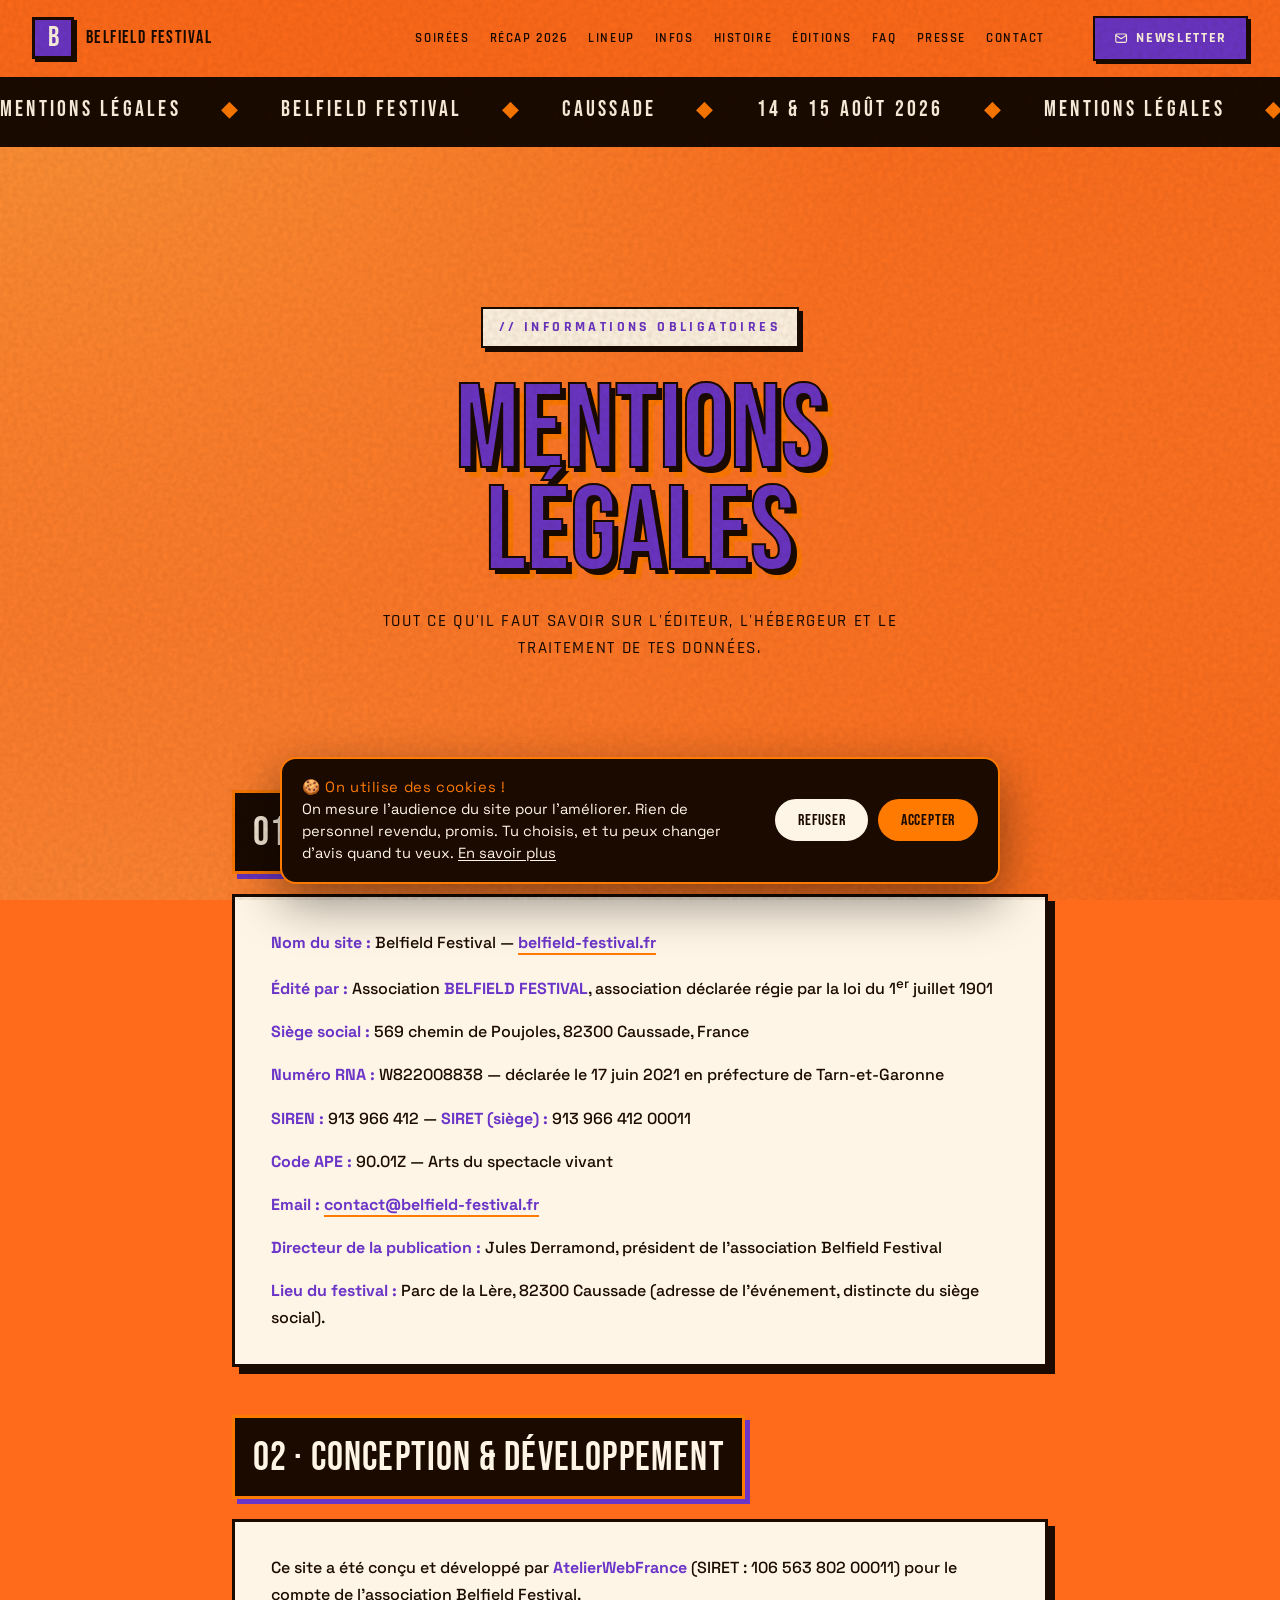
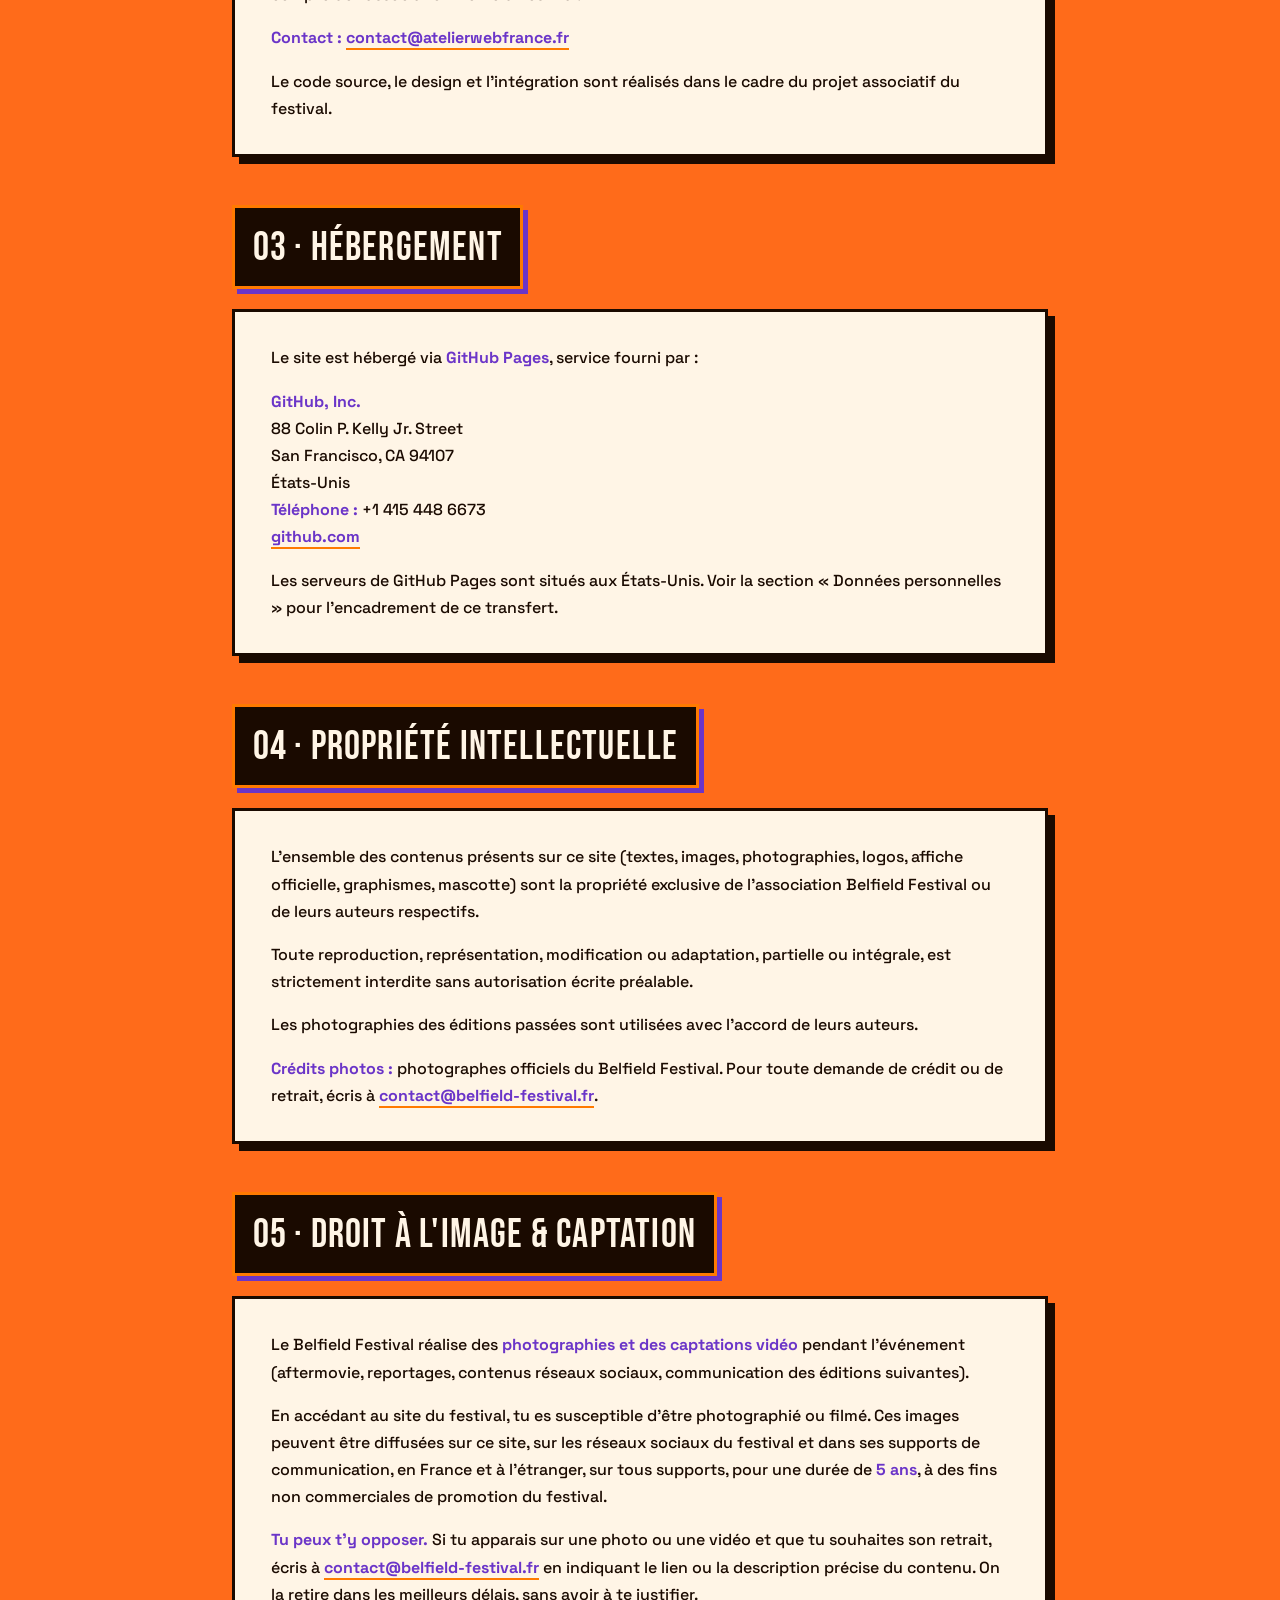
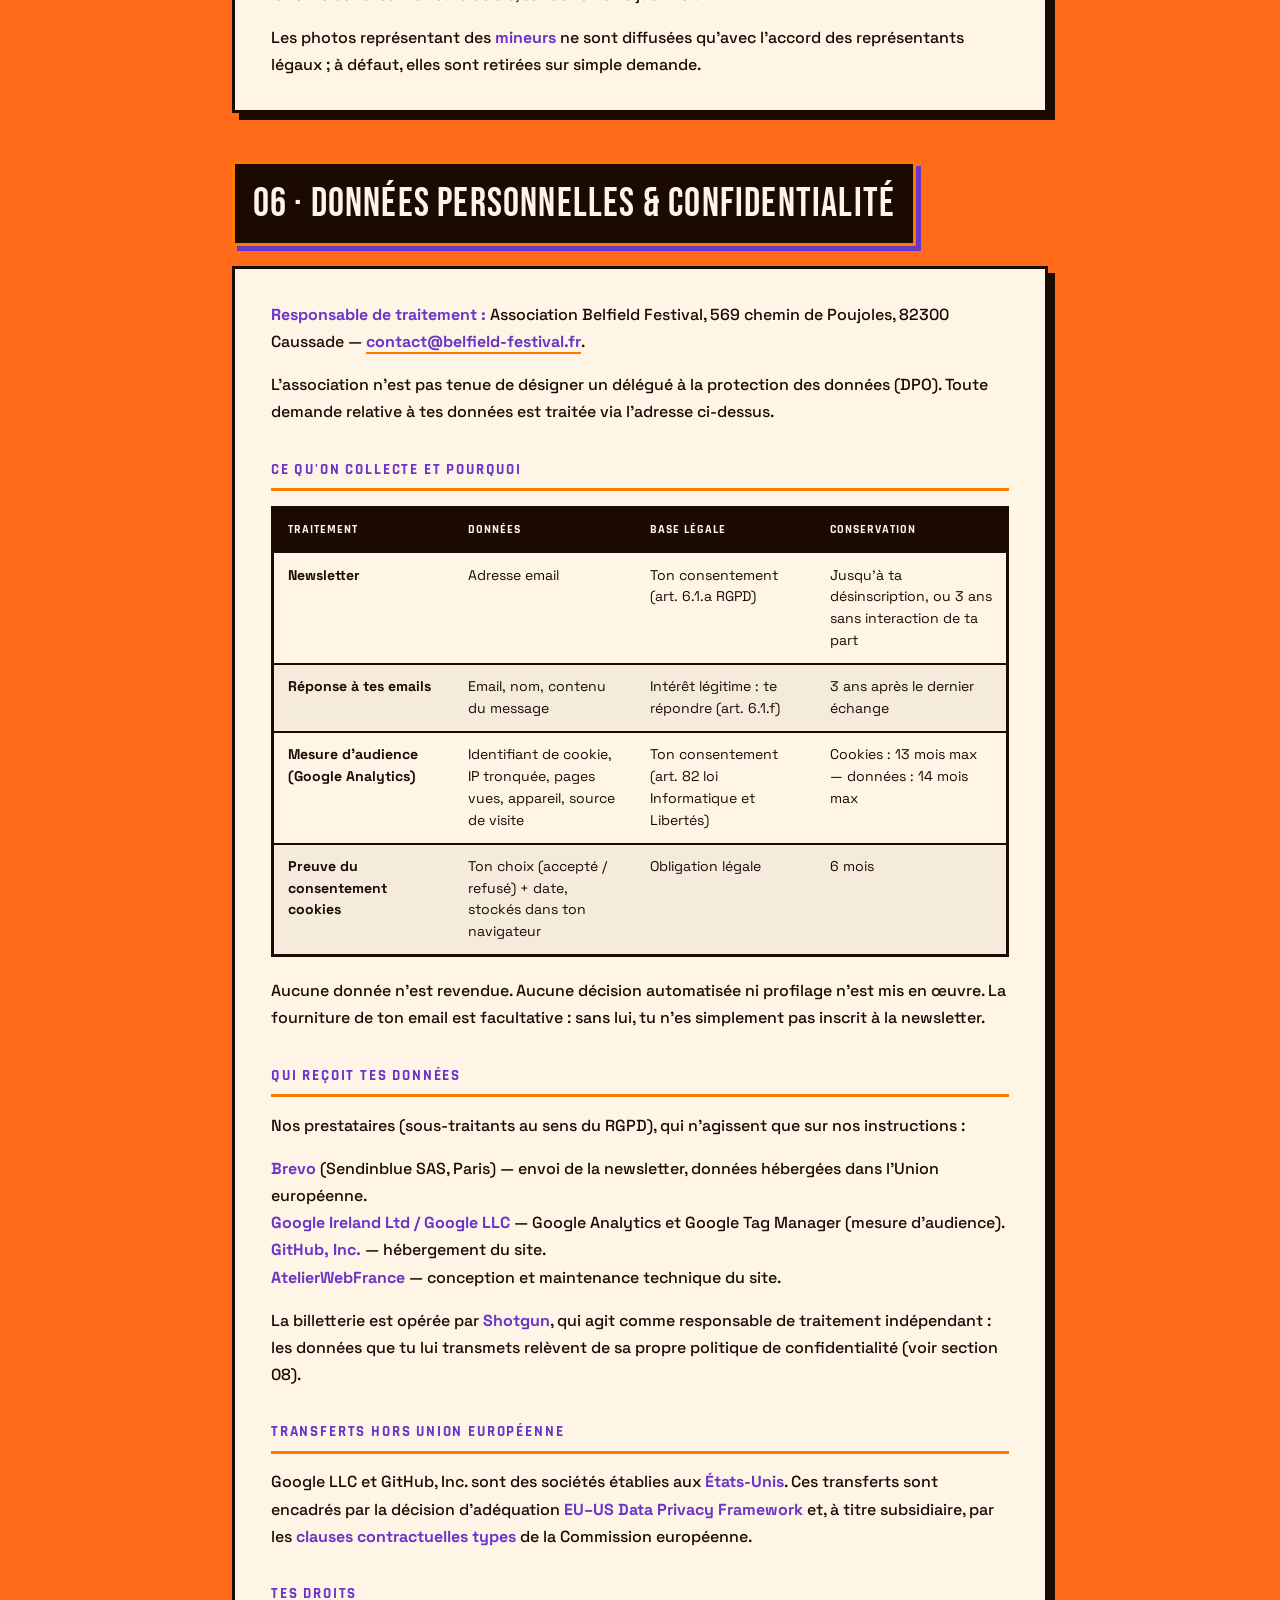
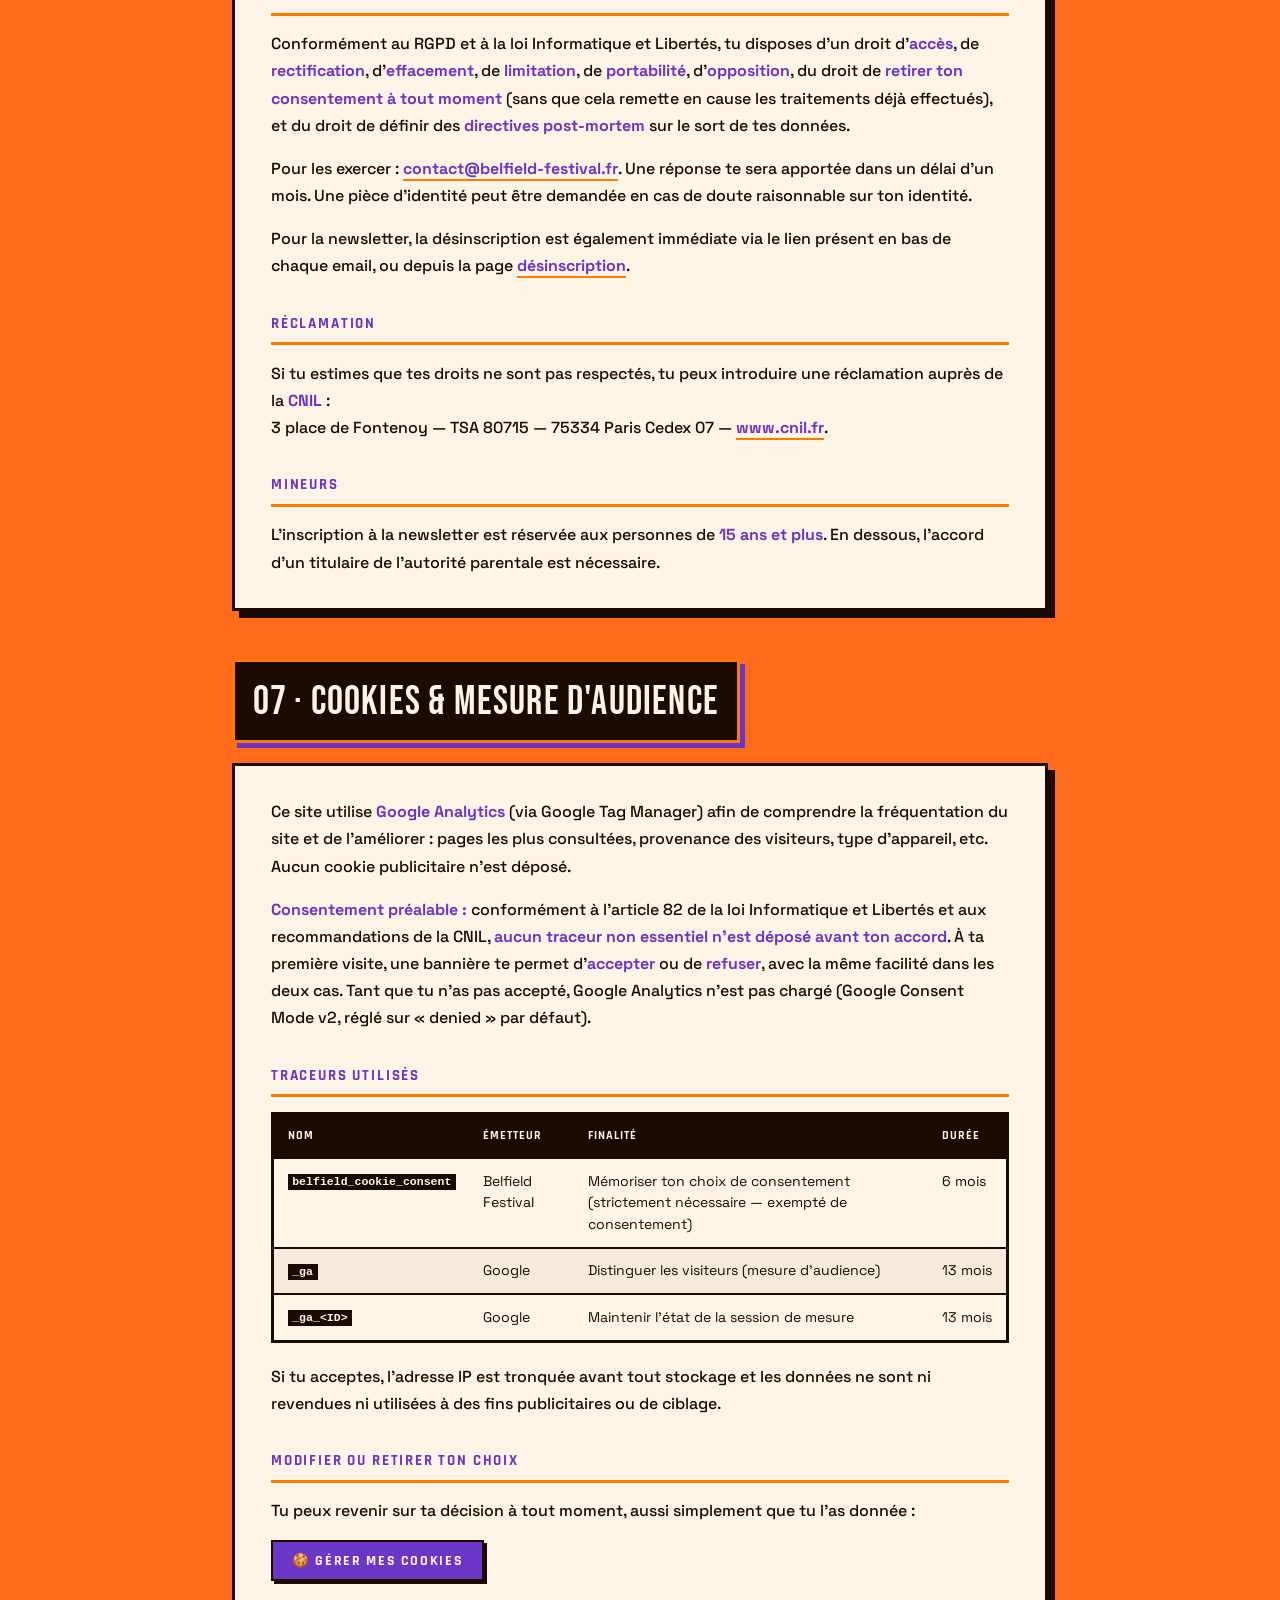
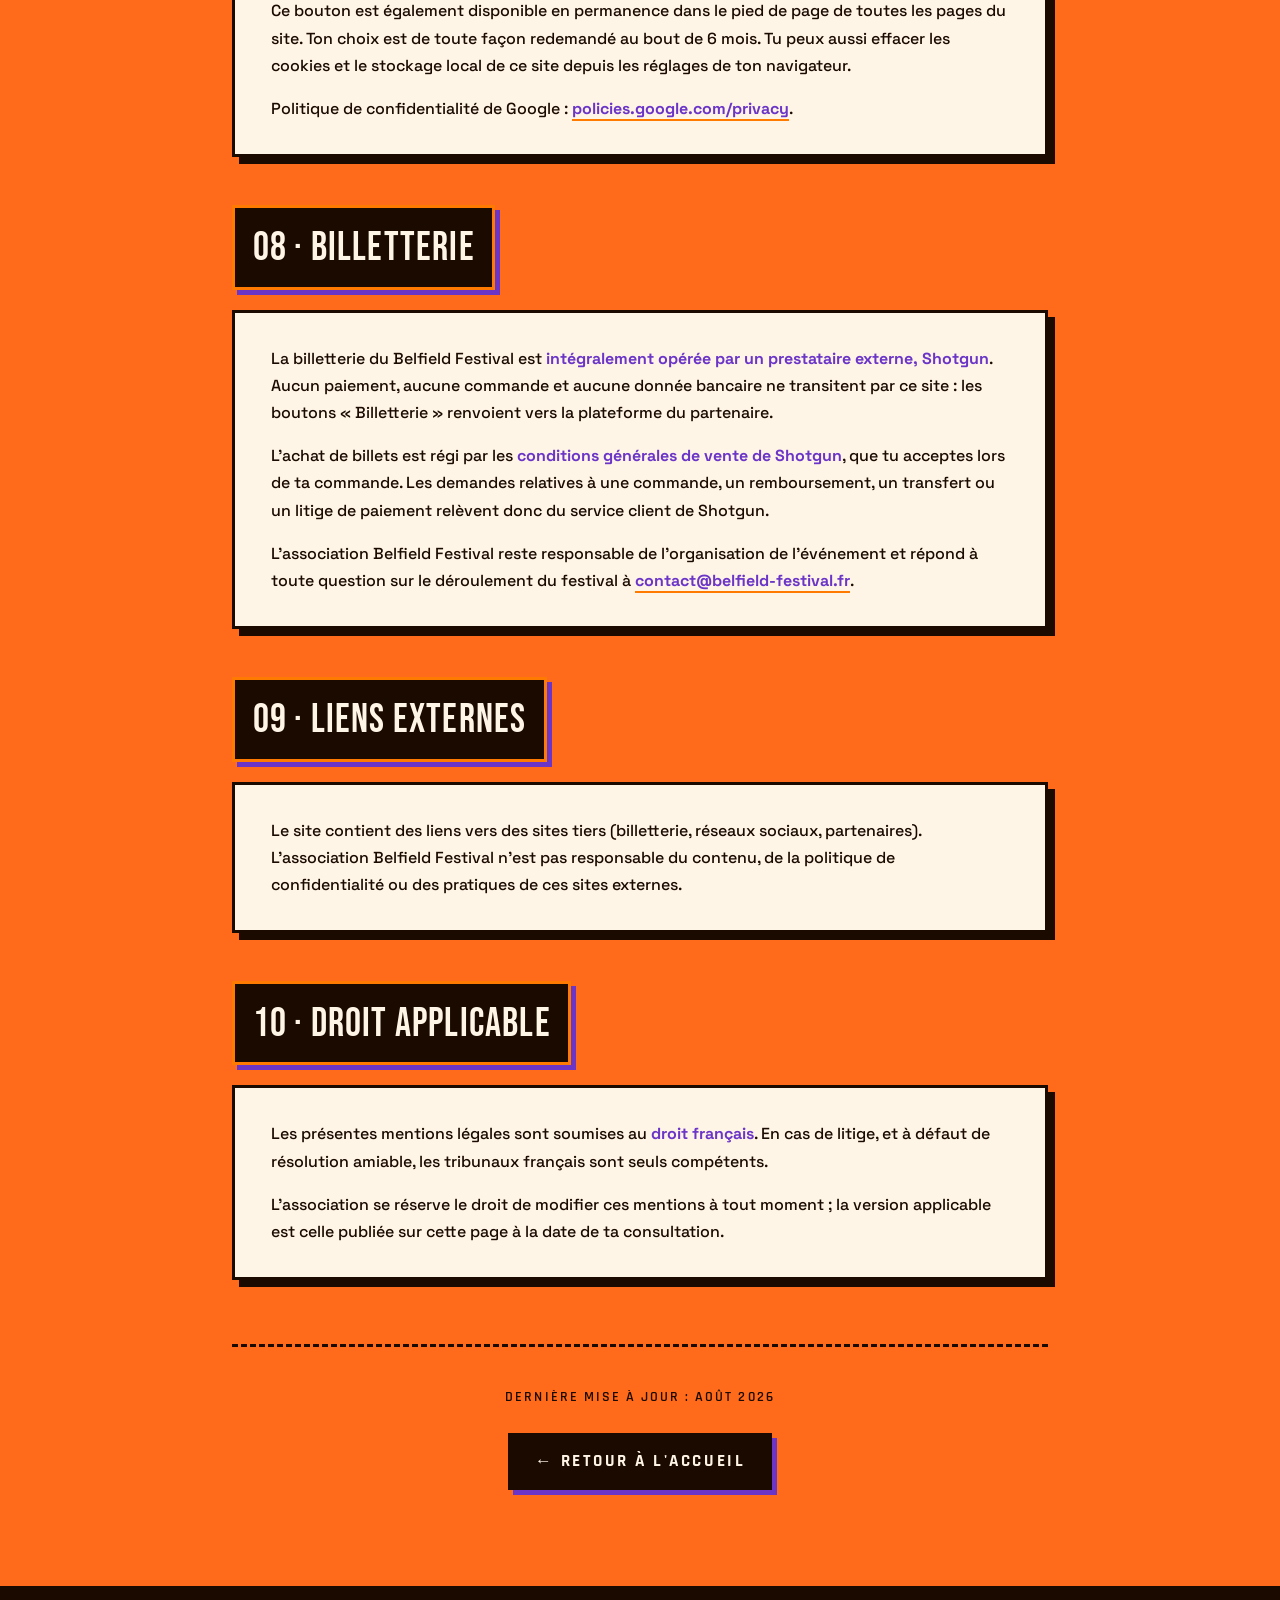
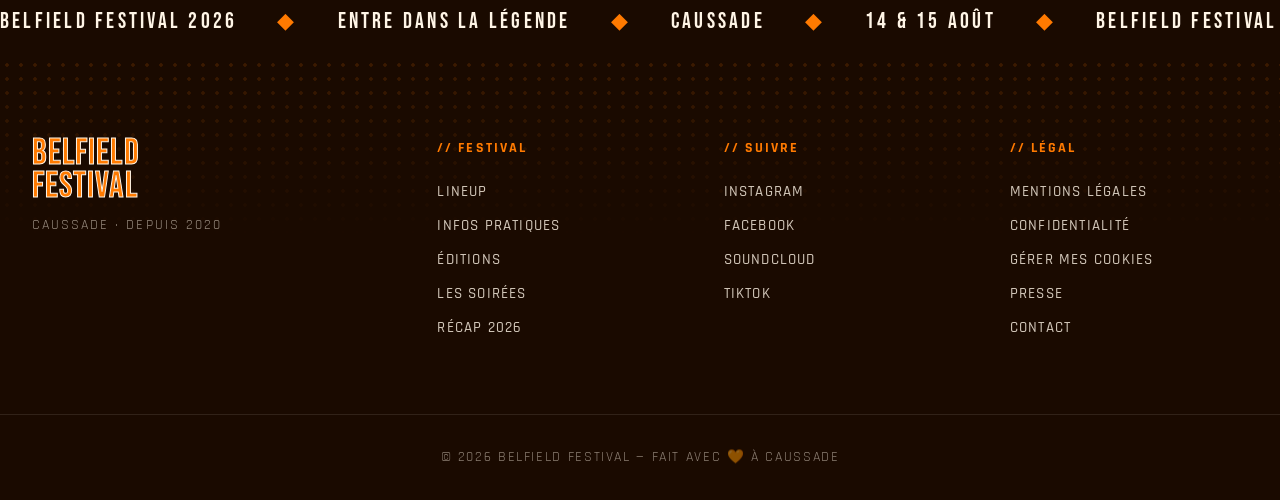
<file: pages/mentions-legales.html>
<!DOCTYPE html>
<html lang="fr">
<head>
  <meta charset="UTF-8" />
  <meta name="viewport" content="width=device-width, initial-scale=1.0" />

  <!-- SEO Core -->
  <title>Mentions légales — Belfield Festival</title>
  <meta name="description" content="Mentions légales du site Belfield Festival : éditeur, hébergeur, propriété intellectuelle, données personnelles et politique de confidentialité." />
  <meta name="robots" content="index, follow" />
  <link rel="canonical" href="https://belfield-festival.fr/pages/mentions-legales.html" />

  <!-- Open Graph -->
  <meta property="og:title" content="Mentions légales — Belfield Festival" />
  <meta property="og:description" content="Éditeur, hébergeur, propriété intellectuelle et politique de confidentialité du site Belfield Festival." />
  <meta property="og:image" content="https://belfield-festival.fr/affiche-og.jpg" />
  <meta property="og:url" content="https://belfield-festival.fr/pages/mentions-legales.html" />
  <meta property="og:type" content="website" />
  <meta property="og:site_name" content="Belfield Festival" />
  <meta property="og:locale" content="fr_FR" />

  <!-- Twitter Card -->
  <meta name="twitter:card" content="summary_large_image" />
  <meta name="twitter:title" content="Mentions légales — Belfield Festival" />
  <meta name="twitter:description" content="Éditeur, hébergeur et politique de confidentialité du site Belfield Festival." />
  <meta name="twitter:image" content="https://belfield-festival.fr/affiche-og.jpg" />

  <meta name="theme-color" content="#FF7A00" />
  <link rel="icon" type="image/png" href="/images/BELFIELD_logoGoogle.png" />
  <link rel="shortcut icon" type="image/png" href="/images/BELFIELD_logoGoogle.png" />
  <link rel="apple-touch-icon" href="/images/BELFIELD_logoGoogle.png" />

  <link rel="preconnect" href="https://fonts.googleapis.com" />
  <link rel="preconnect" href="https://fonts.gstatic.com" crossorigin />
  <link href="https://fonts.googleapis.com/css2?family=Bebas+Neue&family=Rajdhani:wght@500;600;700&family=Space+Grotesk:wght@400;500;600;700&display=swap" rel="stylesheet" />
  <link rel="stylesheet" href="../styles.css" />
  <link rel="stylesheet" href="../cookies.css" />
  <link rel="stylesheet" href="legal.css" />
  <!-- Consent Mode par défaut (RGPD) — doit précéder le tag Google Tag Manager -->
  <script>
    window.dataLayer = window.dataLayer || [];
    function gtag(){ dataLayer.push(arguments); }
    gtag('consent', 'default', {
      ad_storage: 'denied',
      ad_user_data: 'denied',
      ad_personalization: 'denied',
      analytics_storage: 'denied',
      wait_for_update: 500
    });
  </script>

  <!-- Google Tag Manager -->
<script>(function(w,d,s,l,i){w[l]=w[l]||[];w[l].push({'gtm.start':
new Date().getTime(),event:'gtm.js'});var f=d.getElementsByTagName(s)[0],
j=d.createElement(s),dl=l!='dataLayer'?'&l='+l:'';j.async=true;j.src=
'https://www.googletagmanager.com/gtm.js?id='+i+dl;f.parentNode.insertBefore(j,f);
})(window,document,'script','dataLayer','GTM-KR3LJCSP');</script>
<!-- End Google Tag Manager -->
</head>
<body class="legal-page">

<!-- Google Tag Manager (noscript) -->
<noscript><iframe src="https://www.googletagmanager.com/ns.html?id=GTM-KR3LJCSP"
height="0" width="0" style="display:none;visibility:hidden"></iframe></noscript>
<!-- End Google Tag Manager (noscript) -->

  <div class="grain" aria-hidden="true"></div>

  <!-- Header -->
  <header class="site-header scrolled" id="header">
    <a href="../index.html" class="logo">
      <span class="logo-mark">B</span>
      <span class="logo-text">Belfield Festival</span>
    </a>
    <nav class="nav" id="nav">
      <a href="soirees.html">Soirées</a>
      <a href="recap-2026.html">Récap 2026</a>
      <a href="lineup.html">Lineup</a>
      <a href="infos.html">Infos</a>
      <a href="histoire.html">Histoire</a>
      <a href="../index.html#editions">Éditions</a>
      <a href="../index.html#faq">FAQ</a>
      <a href="presse.html">Presse</a>
      <a href="contact.html">Contact</a>
      <a href="../index.html#contact" class="nav-newsletter">Newsletter</a>
    </nav>
    <div class="header-actions">
      <a href="../index.html#contact" class="btn btn-primary btn-sm">
        <svg class="btn-icon" viewBox="0 0 24 24" fill="none" stroke="currentColor" stroke-width="2" stroke-linecap="round" stroke-linejoin="round" aria-hidden="true"><rect x="3" y="5" width="18" height="14" rx="2"/><path d="m3 7 9 6 9-6"/></svg>
        Newsletter
      </a>
          </div>
    <button class="burger" aria-label="Menu" id="burger">
      <span></span><span></span><span></span>
    </button>
  </header>

  <!-- Top marquee -->
  <div class="marquee marquee-top" aria-hidden="true">
    <div class="marquee-track">
      <span>Mentions légales</span><span class="dot">◆</span>
      <span>Belfield Festival</span><span class="dot">◆</span>
      <span>Caussade</span><span class="dot">◆</span>
      <span>14 & 15 Août 2026</span><span class="dot">◆</span>
      <span>Mentions légales</span><span class="dot">◆</span>
      <span>Belfield Festival</span><span class="dot">◆</span>
      <span>Caussade</span><span class="dot">◆</span>
      <span>14 & 15 Août 2026</span><span class="dot">◆</span>
    </div>
  </div>

  <!-- Hero légal -->
  <section class="legal-hero">
    <div class="container narrow">
      <p class="eyebrow">// Informations obligatoires</p>
      <h1 class="legal-title">Mentions<br/>légales</h1>
      <p class="legal-subtitle">Tout ce qu'il faut savoir sur l'éditeur, l'hébergeur et le traitement de tes données.</p>
    </div>
  </section>

  <!-- Contenu -->
  <main class="legal-content">
    <div class="container narrow">

      <article class="legal-block">
        <h2 class="legal-heading">01 · Éditeur du site</h2>
        <div class="legal-card">
          <p><strong>Nom du site :</strong> Belfield Festival — <a href="https://belfield-festival.fr">belfield-festival.fr</a></p>
          <p><strong>Édité par :</strong> Association <strong>BELFIELD FESTIVAL</strong>, association déclarée régie par la loi du 1<sup>er</sup> juillet 1901</p>
          <p><strong>Siège social :</strong> 569 chemin de Poujoles, 82300 Caussade, France</p>
          <p><strong>Numéro RNA :</strong> W822008838 — déclarée le 17 juin 2021 en préfecture de Tarn-et-Garonne</p>
          <p><strong>SIREN :</strong> 913 966 412 — <strong>SIRET (siège) :</strong> 913 966 412 00011</p>
          <p><strong>Code APE :</strong> 90.01Z — Arts du spectacle vivant</p>
          <!-- TODO : décommenter et compléter une fois le numéro de récépissé connu.
          <p><strong>Licence d'entrepreneur de spectacles vivants :</strong> PLATESV-XXXX-XXXXXX</p>
          -->
          <!-- TODO : ajouter le numéro de téléphone de l'association (recommandé par la LCEN pour permettre un contact direct et efficace).
          <p><strong>Téléphone :</strong> +33 X XX XX XX XX</p>
          -->
          <!-- TODO : si l'association est assujettie à la TVA, ajouter le numéro de TVA intracommunautaire (FR + clé + SIREN). -->
          <p><strong>Email :</strong> <a href="mailto:contact@belfield-festival.fr">contact@belfield-festival.fr</a></p>
          <p><strong>Directeur de la publication :</strong> Jules Derramond, président de l'association Belfield Festival</p>
          <p><strong>Lieu du festival :</strong> Parc de la Lère, 82300 Caussade (adresse de l'événement, distincte du siège social).</p>
        </div>
      </article>

      <article class="legal-block">
        <h2 class="legal-heading">02 · Conception &amp; développement</h2>
        <div class="legal-card">
          <p>Ce site a été conçu et développé par <strong>AtelierWebFrance</strong> (SIRET : 106 563 802 00011) pour le compte de l'association Belfield Festival.</p>
          <p><strong>Contact :</strong> <a href="mailto:contact@atelierwebfrance.fr">contact@atelierwebfrance.fr</a></p>
          <p>Le code source, le design et l'intégration sont réalisés dans le cadre du projet associatif du festival.</p>
        </div>
      </article>

      <article class="legal-block">
        <h2 class="legal-heading">03 · Hébergement</h2>
        <div class="legal-card">
          <p>Le site est hébergé via <strong>GitHub Pages</strong>, service fourni par :</p>
          <p>
            <strong>GitHub, Inc.</strong><br/>
            88 Colin P. Kelly Jr. Street<br/>
            San Francisco, CA 94107<br/>
            États-Unis<br/>
            <strong>Téléphone :</strong> +1 415 448 6673<br/>
            <a href="https://github.com" target="_blank" rel="noopener noreferrer">github.com</a>
          </p>
          <p>Les serveurs de GitHub Pages sont situés aux États-Unis. Voir la section « Données personnelles » pour l'encadrement de ce transfert.</p>
        </div>
      </article>

      <article class="legal-block">
        <h2 class="legal-heading">04 · Propriété intellectuelle</h2>
        <div class="legal-card">
          <p>L'ensemble des contenus présents sur ce site (textes, images, photographies, logos, affiche officielle, graphismes, mascotte) sont la propriété exclusive de l'association Belfield Festival ou de leurs auteurs respectifs.</p>
          <p>Toute reproduction, représentation, modification ou adaptation, partielle ou intégrale, est strictement interdite sans autorisation écrite préalable.</p>
          <p>Les photographies des éditions passées sont utilisées avec l'accord de leurs auteurs.</p>
          <!-- TODO : remplacer la ligne ci-dessous par la liste nominative des photographes (obligation de crédit au titre du droit moral, art. L.121-1 CPI). -->
          <p><strong>Crédits photos :</strong> photographes officiels du Belfield Festival. Pour toute demande de crédit ou de retrait, écris à <a href="mailto:contact@belfield-festival.fr">contact@belfield-festival.fr</a>.</p>
        </div>
      </article>

      <article class="legal-block" id="droit-image">
        <h2 class="legal-heading">05 · Droit à l'image &amp; captation</h2>
        <div class="legal-card">
          <p>Le Belfield Festival réalise des <strong>photographies et des captations vidéo</strong> pendant l'événement (aftermovie, reportages, contenus réseaux sociaux, communication des éditions suivantes).</p>
          <p>En accédant au site du festival, tu es susceptible d'être photographié ou filmé. Ces images peuvent être diffusées sur ce site, sur les réseaux sociaux du festival et dans ses supports de communication, en France et à l'étranger, sur tous supports, pour une durée de <strong>5 ans</strong>, à des fins non commerciales de promotion du festival.</p>
          <p><strong>Tu peux t'y opposer.</strong> Si tu apparais sur une photo ou une vidéo et que tu souhaites son retrait, écris à <a href="mailto:contact@belfield-festival.fr">contact@belfield-festival.fr</a> en indiquant le lien ou la description précise du contenu. On la retire dans les meilleurs délais, sans avoir à te justifier.</p>
          <p>Les photos représentant des <strong>mineurs</strong> ne sont diffusées qu'avec l'accord des représentants légaux ; à défaut, elles sont retirées sur simple demande.</p>
        </div>
      </article>

      <article class="legal-block" id="confidentialite">
        <h2 class="legal-heading">06 · Données personnelles &amp; confidentialité</h2>
        <div class="legal-card">
          <p><strong>Responsable de traitement :</strong> Association Belfield Festival, 569 chemin de Poujoles, 82300 Caussade — <a href="mailto:contact@belfield-festival.fr">contact@belfield-festival.fr</a>.</p>
          <p>L'association n'est pas tenue de désigner un délégué à la protection des données (DPO). Toute demande relative à tes données est traitée via l'adresse ci-dessus.</p>

          <h3 class="legal-subheading">Ce qu'on collecte et pourquoi</h3>
          <div class="legal-table-wrap">
            <table class="legal-table">
              <thead>
                <tr><th>Traitement</th><th>Données</th><th>Base légale</th><th>Conservation</th></tr>
              </thead>
              <tbody>
                <tr>
                  <td>Newsletter</td>
                  <td>Adresse email</td>
                  <td>Ton consentement (art. 6.1.a RGPD)</td>
                  <td>Jusqu'à ta désinscription, ou 3 ans sans interaction de ta part</td>
                </tr>
                <tr>
                  <td>Réponse à tes emails</td>
                  <td>Email, nom, contenu du message</td>
                  <td>Intérêt légitime : te répondre (art. 6.1.f)</td>
                  <td>3 ans après le dernier échange</td>
                </tr>
                <tr>
                  <td>Mesure d'audience (Google&nbsp;Analytics)</td>
                  <td>Identifiant de cookie, IP tronquée, pages vues, appareil, source de visite</td>
                  <td>Ton consentement (art. 82 loi Informatique et Libertés)</td>
                  <td>Cookies : 13&nbsp;mois max — données : 14&nbsp;mois max</td>
                </tr>
                <tr>
                  <td>Preuve du consentement cookies</td>
                  <td>Ton choix (accepté / refusé) + date, stockés dans ton navigateur</td>
                  <td>Obligation légale</td>
                  <td>6&nbsp;mois</td>
                </tr>
              </tbody>
            </table>
          </div>
          <p>Aucune donnée n'est revendue. Aucune décision automatisée ni profilage n'est mis en œuvre. La fourniture de ton email est facultative : sans lui, tu n'es simplement pas inscrit à la newsletter.</p>

          <h3 class="legal-subheading">Qui reçoit tes données</h3>
          <p>Nos prestataires (sous-traitants au sens du RGPD), qui n'agissent que sur nos instructions :</p>
          <p>
            <strong>Brevo</strong> (Sendinblue SAS, Paris) — envoi de la newsletter, données hébergées dans l'Union européenne.<br/>
            <strong>Google Ireland Ltd / Google LLC</strong> — Google Analytics et Google Tag Manager (mesure d'audience).<br/>
            <strong>GitHub, Inc.</strong> — hébergement du site.<br/>
            <strong>AtelierWebFrance</strong> — conception et maintenance technique du site.
          </p>
          <p>La billetterie est opérée par <strong>Shotgun</strong>, qui agit comme responsable de traitement indépendant : les données que tu lui transmets relèvent de sa propre politique de confidentialité (voir section 08).</p>

          <h3 class="legal-subheading">Transferts hors Union européenne</h3>
          <p>Google LLC et GitHub, Inc. sont des sociétés établies aux <strong>États-Unis</strong>. Ces transferts sont encadrés par la décision d'adéquation <strong>EU–US Data Privacy Framework</strong> et, à titre subsidiaire, par les <strong>clauses contractuelles types</strong> de la Commission européenne.</p>

          <h3 class="legal-subheading">Tes droits</h3>
          <p>Conformément au RGPD et à la loi Informatique et Libertés, tu disposes d'un droit d'<strong>accès</strong>, de <strong>rectification</strong>, d'<strong>effacement</strong>, de <strong>limitation</strong>, de <strong>portabilité</strong>, d'<strong>opposition</strong>, du droit de <strong>retirer ton consentement à tout moment</strong> (sans que cela remette en cause les traitements déjà effectués), et du droit de définir des <strong>directives post-mortem</strong> sur le sort de tes données.</p>
          <p>Pour les exercer : <a href="mailto:contact@belfield-festival.fr">contact@belfield-festival.fr</a>. Une réponse te sera apportée dans un délai d'un mois. Une pièce d'identité peut être demandée en cas de doute raisonnable sur ton identité.</p>
          <p>Pour la newsletter, la désinscription est également immédiate via le lien présent en bas de chaque email, ou depuis la page <a href="desinscription.html">désinscription</a>.</p>

          <h3 class="legal-subheading">Réclamation</h3>
          <p>Si tu estimes que tes droits ne sont pas respectés, tu peux introduire une réclamation auprès de la <strong>CNIL</strong> :<br/>
            3 place de Fontenoy — TSA 80715 — 75334 Paris Cedex 07 — <a href="https://www.cnil.fr" target="_blank" rel="noopener noreferrer">www.cnil.fr</a>.</p>

          <h3 class="legal-subheading">Mineurs</h3>
          <p>L'inscription à la newsletter est réservée aux personnes de <strong>15 ans et plus</strong>. En dessous, l'accord d'un titulaire de l'autorité parentale est nécessaire.</p>
        </div>
      </article>

      <article class="legal-block" id="cookies">
        <h2 class="legal-heading">07 · Cookies &amp; mesure d'audience</h2>
        <div class="legal-card">
          <p>Ce site utilise <strong>Google Analytics</strong> (via Google Tag Manager) afin de comprendre la fréquentation du site et de l'améliorer : pages les plus consultées, provenance des visiteurs, type d'appareil, etc. Aucun cookie publicitaire n'est déposé.</p>
          <p><strong>Consentement préalable :</strong> conformément à l'article 82 de la loi Informatique et Libertés et aux recommandations de la CNIL, <strong>aucun traceur non essentiel n'est déposé avant ton accord</strong>. À ta première visite, une bannière te permet d'<strong>accepter</strong> ou de <strong>refuser</strong>, avec la même facilité dans les deux cas. Tant que tu n'as pas accepté, Google Analytics n'est pas chargé (Google Consent Mode v2, réglé sur « denied » par défaut).</p>

          <h3 class="legal-subheading">Traceurs utilisés</h3>
          <div class="legal-table-wrap">
            <table class="legal-table">
              <thead>
                <tr><th>Nom</th><th>Émetteur</th><th>Finalité</th><th>Durée</th></tr>
              </thead>
              <tbody>
                <tr><td><code>belfield_cookie_consent</code></td><td>Belfield Festival</td><td>Mémoriser ton choix de consentement (strictement nécessaire — exempté de consentement)</td><td>6&nbsp;mois</td></tr>
                <tr><td><code>_ga</code></td><td>Google</td><td>Distinguer les visiteurs (mesure d'audience)</td><td>13&nbsp;mois</td></tr>
                <tr><td><code>_ga_&lt;ID&gt;</code></td><td>Google</td><td>Maintenir l'état de la session de mesure</td><td>13&nbsp;mois</td></tr>
              </tbody>
            </table>
          </div>
          <p>Si tu acceptes, l'adresse IP est tronquée avant tout stockage et les données ne sont ni revendues ni utilisées à des fins publicitaires ou de ciblage.</p>

          <h3 class="legal-subheading">Modifier ou retirer ton choix</h3>
          <p>Tu peux revenir sur ta décision à tout moment, aussi simplement que tu l'as donnée :</p>
          <p><button type="button" class="btn btn-primary btn-sm" data-cookie-settings>🍪 Gérer mes cookies</button></p>
          <p>Ce bouton est également disponible en permanence dans le pied de page de toutes les pages du site. Ton choix est de toute façon redemandé au bout de 6 mois. Tu peux aussi effacer les cookies et le stockage local de ce site depuis les réglages de ton navigateur.</p>
          <p>Politique de confidentialité de Google : <a href="https://policies.google.com/privacy" target="_blank" rel="noopener noreferrer">policies.google.com/privacy</a>.</p>
        </div>
      </article>

      <article class="legal-block" id="billetterie">
        <h2 class="legal-heading">08 · Billetterie</h2>
        <div class="legal-card">
          <p>La billetterie du Belfield Festival est <strong>intégralement opérée par un prestataire externe, Shotgun</strong>. Aucun paiement, aucune commande et aucune donnée bancaire ne transitent par ce site : les boutons « Billetterie » renvoient vers la plateforme du partenaire.</p>
          <p>L'achat de billets est régi par les <strong>conditions générales de vente de Shotgun</strong>, que tu acceptes lors de ta commande. Les demandes relatives à une commande, un remboursement, un transfert ou un litige de paiement relèvent donc du service client de Shotgun.</p>
          <p>L'association Belfield Festival reste responsable de l'organisation de l'événement et répond à toute question sur le déroulement du festival à <a href="mailto:contact@belfield-festival.fr">contact@belfield-festival.fr</a>.</p>
        </div>
      </article>

      <article class="legal-block">
        <h2 class="legal-heading">09 · Liens externes</h2>
        <div class="legal-card">
          <p>Le site contient des liens vers des sites tiers (billetterie, réseaux sociaux, partenaires). L'association Belfield Festival n'est pas responsable du contenu, de la politique de confidentialité ou des pratiques de ces sites externes.</p>
        </div>
      </article>

      <article class="legal-block">
        <h2 class="legal-heading">10 · Droit applicable</h2>
        <div class="legal-card">
          <p>Les présentes mentions légales sont soumises au <strong>droit français</strong>. En cas de litige, et à défaut de résolution amiable, les tribunaux français sont seuls compétents.</p>
          <p>L'association se réserve le droit de modifier ces mentions à tout moment ; la version applicable est celle publiée sur cette page à la date de ta consultation.</p>
        </div>
      </article>

      <div class="legal-footer-note">
        <p>Dernière mise à jour : août 2026</p>
        <a href="../index.html" class="link-arrow">← Retour à l'accueil</a>
      </div>
    </div>
  </main>

  <!-- Marquee bottom -->
  <div class="marquee marquee-bottom" aria-hidden="true">
    <div class="marquee-track">
      <span>Belfield Festival 2026</span><span class="dot">◆</span>
      <span>Entre dans la légende</span><span class="dot">◆</span>
      <span>Caussade</span><span class="dot">◆</span>
      <span>14 & 15 Août</span><span class="dot">◆</span>
      <span>Belfield Festival 2026</span><span class="dot">◆</span>
      <span>Entre dans la légende</span><span class="dot">◆</span>
      <span>Caussade</span><span class="dot">◆</span>
      <span>14 & 15 Août</span><span class="dot">◆</span>
    </div>
  </div>

  <!-- Footer -->
  <footer class="site-footer">
    <div class="container footer-grid">
      <div class="footer-brand">
        <p class="footer-logo">Belfield<br/>Festival</p>
        <p class="footer-tag">Caussade · depuis 2020</p>
      </div>
      <div>
        <p class="footer-title">// Festival</p>
        <a href="lineup.html">Lineup</a>
        <a href="infos.html">Infos pratiques</a>
        <a href="../index.html#editions">Éditions</a>
        <a href="soirees.html">Les soirées</a>
        <a href="recap-2026.html">Récap 2026</a>
      </div>
      <div>
        <p class="footer-title">// Suivre</p>
        <a href="https://www.instagram.com/belfield.festival/">Instagram</a>
        <a href="https://www.facebook.com/p/Belfield-Events-100092731103925/">Facebook</a>
        <a href="#">SoundCloud</a>
        <a href="#">TikTok</a>
      </div>
      <div>
        <p class="footer-title">// Légal</p>
        <a href="mentions-legales.html">Mentions légales</a>
        <a href="mentions-legales.html#confidentialite">Confidentialité</a>
        <a href="mentions-legales.html#cookies" data-cookie-settings>Gérer mes cookies</a>
        <a href="presse.html">Presse</a>
        <a href="contact.html">Contact</a>
      </div>
    </div>
    <div class="footer-bottom">
      <p>© 2026 Belfield Festival — Fait avec 🧡 à Caussade</p>
    </div>
  </footer>

  <script>
    const header = document.getElementById('header');
    window.addEventListener('scroll', () => {
      header.classList.toggle('scrolled', window.scrollY > 20);
    });
    const burger = document.getElementById('burger');
    const nav = document.getElementById('nav');
    burger.addEventListener('click', () => {
      nav.classList.toggle('open');
      burger.classList.toggle('open');
    });
    nav.addEventListener('click', e => {
      if (e.target.tagName === 'A') { nav.classList.remove('open'); burger.classList.remove('open'); }
    });
  </script>
  <!-- Consentement cookies + Google Analytics (RGPD) -->
  <script src="../cookies.js"></script>
</body>
</html>
</file>
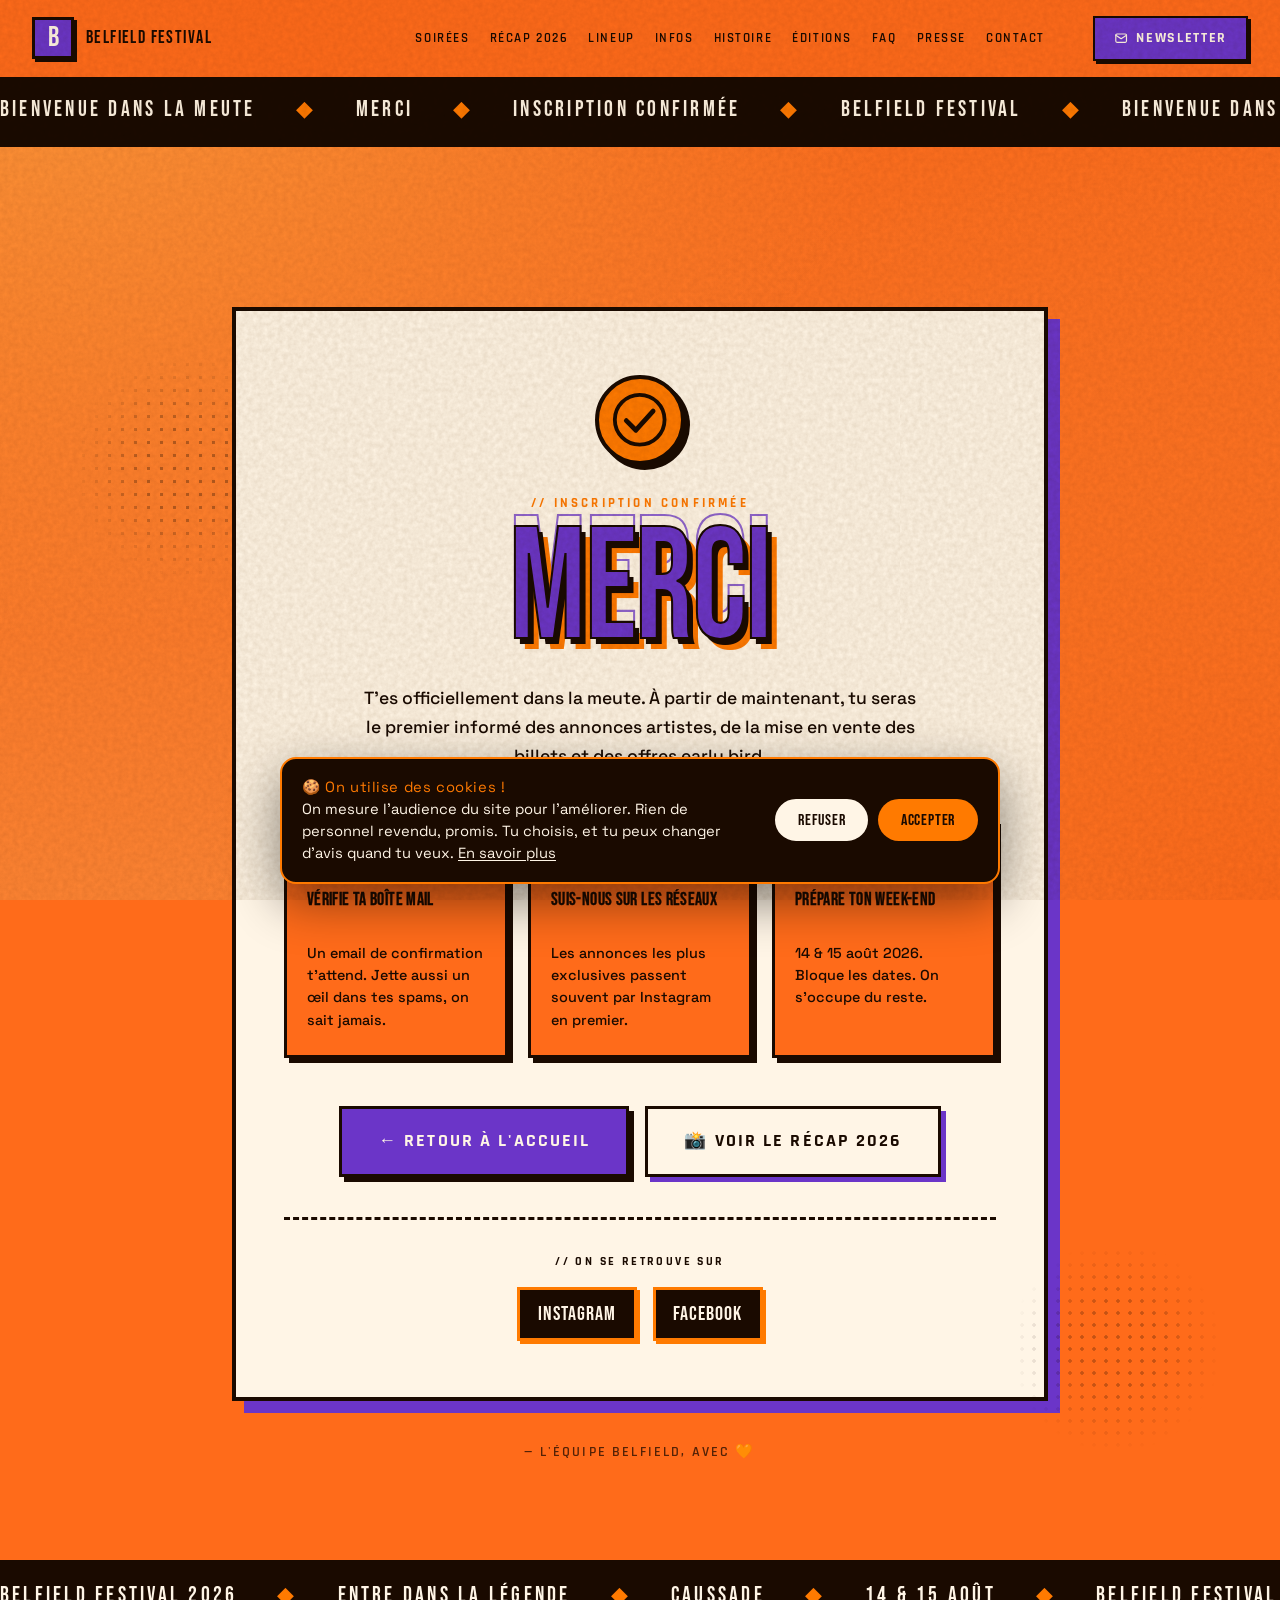
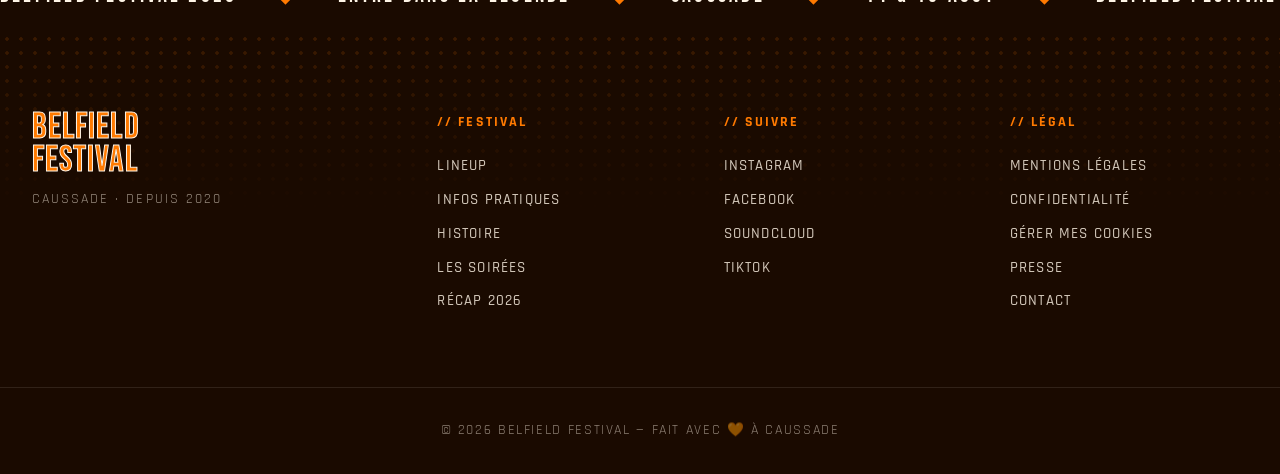
<file: pages/merci.html>
<!DOCTYPE html>
<html lang="fr">
<head>
  <meta charset="UTF-8" />
  <meta name="viewport" content="width=device-width, initial-scale=1.0" />

  <!-- SEO Core (page de confirmation — noindex volontaire) -->
  <title>Merci ! Inscription confirmée — Belfield Festival</title>
  <meta name="description" content="Ton inscription à la newsletter du Belfield Festival est confirmée. Tu seras le premier informé des annonces artistes et des offres early bird." />
  <meta name="robots" content="noindex, nofollow" />
  <link rel="canonical" href="https://belfield-festival.fr/pages/merci.html" />

  <!-- Open Graph -->
  <meta property="og:title" content="Merci ! Inscription confirmée — Belfield Festival" />
  <meta property="og:description" content="Ton inscription à la newsletter du Belfield Festival est confirmée." />
  <meta property="og:image" content="https://belfield-festival.fr/affiche-og.jpg" />
  <meta property="og:url" content="https://belfield-festival.fr/pages/merci.html" />
  <meta property="og:type" content="website" />
  <meta property="og:site_name" content="Belfield Festival" />
  <meta property="og:locale" content="fr_FR" />

  <meta name="theme-color" content="#FF7A00" />
  <link rel="icon" type="image/png" href="/images/BELFIELD_logoGoogle.png" />
  <link rel="shortcut icon" type="image/png" href="/images/BELFIELD_logoGoogle.png" />
  <link rel="apple-touch-icon" href="/images/BELFIELD_logoGoogle.png" />

  <link rel="preconnect" href="https://fonts.googleapis.com" />
  <link rel="preconnect" href="https://fonts.gstatic.com" crossorigin />
  <link href="https://fonts.googleapis.com/css2?family=Bebas+Neue&family=Rajdhani:wght@500;600;700&family=Space+Grotesk:wght@400;500;600;700&display=swap" rel="stylesheet" />
  <link rel="stylesheet" href="../styles.css" />
  <link rel="stylesheet" href="../cookies.css" />
  <link rel="stylesheet" href="merci.css" />
  <!-- Consent Mode par défaut (RGPD) — doit précéder le tag Google Tag Manager -->
  <script>
    window.dataLayer = window.dataLayer || [];
    function gtag(){ dataLayer.push(arguments); }
    gtag('consent', 'default', {
      ad_storage: 'denied',
      ad_user_data: 'denied',
      ad_personalization: 'denied',
      analytics_storage: 'denied',
      wait_for_update: 500
    });
  </script>

  <!-- Google Tag Manager -->
<script>(function(w,d,s,l,i){w[l]=w[l]||[];w[l].push({'gtm.start':
new Date().getTime(),event:'gtm.js'});var f=d.getElementsByTagName(s)[0],
j=d.createElement(s),dl=l!='dataLayer'?'&l='+l:'';j.async=true;j.src=
'https://www.googletagmanager.com/gtm.js?id='+i+dl;f.parentNode.insertBefore(j,f);
})(window,document,'script','dataLayer','GTM-KR3LJCSP');</script>
<!-- End Google Tag Manager -->
</head>
<body class="merci-page">

<!-- Google Tag Manager (noscript) -->
<noscript><iframe src="https://www.googletagmanager.com/ns.html?id=GTM-KR3LJCSP"
height="0" width="0" style="display:none;visibility:hidden"></iframe></noscript>
<!-- End Google Tag Manager (noscript) -->

  <div class="grain" aria-hidden="true"></div>

  <!-- Confetti layer -->
  <div class="confetti" aria-hidden="true">
    <span></span><span></span><span></span><span></span><span></span>
    <span></span><span></span><span></span><span></span><span></span>
    <span></span><span></span><span></span><span></span><span></span>
    <span></span><span></span><span></span><span></span><span></span>
  </div>

  <!-- Header -->
  <header class="site-header scrolled" id="header">
    <a href="../index.html" class="logo">
      <span class="logo-mark">B</span>
      <span class="logo-text">Belfield Festival</span>
    </a>
    <nav class="nav" id="nav">
      <a href="soirees.html">Soirées</a>
      <a href="recap-2026.html">Récap 2026</a>
      <a href="lineup.html">Lineup</a>
      <a href="infos.html">Infos</a>
      <a href="histoire.html">Histoire</a>
      <a href="../index.html#editions">Éditions</a>
      <a href="../index.html#faq">FAQ</a>
      <a href="presse.html">Presse</a>
      <a href="contact.html">Contact</a>
      <a href="../index.html#contact" class="nav-newsletter">Newsletter</a>
    </nav>
    <div class="header-actions">
      <a href="../index.html#contact" class="btn btn-primary btn-sm">
        <svg class="btn-icon" viewBox="0 0 24 24" fill="none" stroke="currentColor" stroke-width="2" stroke-linecap="round" stroke-linejoin="round" aria-hidden="true"><rect x="3" y="5" width="18" height="14" rx="2"/><path d="m3 7 9 6 9-6"/></svg>
        Newsletter
      </a>
          </div>
    <button class="burger" aria-label="Menu" id="burger">
      <span></span><span></span><span></span>
    </button>
  </header>

  <!-- Top marquee -->
  <div class="marquee marquee-top" aria-hidden="true">
    <div class="marquee-track">
      <span>Bienvenue dans la meute</span><span class="dot">◆</span>
      <span>Merci</span><span class="dot">◆</span>
      <span>Inscription confirmée</span><span class="dot">◆</span>
      <span>Belfield Festival</span><span class="dot">◆</span>
      <span>Bienvenue dans la meute</span><span class="dot">◆</span>
      <span>Merci</span><span class="dot">◆</span>
      <span>Inscription confirmée</span><span class="dot">◆</span>
      <span>Belfield Festival</span><span class="dot">◆</span>
    </div>
  </div>

  <!-- Hero merci -->
  <main class="merci-main">
    <div class="container narrow">

      <div class="merci-card">
        <div class="merci-check" aria-hidden="true">
          <svg viewBox="0 0 60 60" xmlns="http://www.w3.org/2000/svg">
            <circle cx="30" cy="30" r="26" fill="none" stroke="#1A0A00" stroke-width="4"/>
            <path d="M 16 31 L 26 41 L 44 21" fill="none" stroke="#1A0A00" stroke-width="5" stroke-linecap="round" stroke-linejoin="round"/>
          </svg>
        </div>

        <p class="merci-eyebrow">// Inscription confirmée</p>

        <h1 class="merci-title">
          <span class="title-ghost">Merci</span>
          <span class="title-main">Merci</span>
        </h1>

        <p class="merci-lead">
          T'es officiellement dans la meute. À partir de maintenant, tu seras le premier informé des annonces artistes, de la mise en vente des billets et des offres early bird.
        </p>

        <div class="merci-steps">
          <div class="step">
            <span class="step-num">01</span>
            <p><strong>Vérifie ta boîte mail</strong><br/>Un email de confirmation t'attend. Jette aussi un œil dans tes spams, on sait jamais.</p>
          </div>
          <div class="step">
            <span class="step-num">02</span>
            <p><strong>Suis-nous sur les réseaux</strong><br/>Les annonces les plus exclusives passent souvent par Instagram en premier.</p>
          </div>
          <div class="step">
            <span class="step-num">03</span>
            <p><strong>Prépare ton week-end</strong><br/>14 &amp; 15 août 2026. Bloque les dates. On s'occupe du reste.</p>
          </div>
        </div>

        <div class="merci-actions">
          <a href="../index.html" class="btn btn-primary btn-lg">← Retour à l'accueil</a>
          <a href="recap-2026.html" class="btn btn-outline btn-lg">📸 Voir le récap 2026</a>
        </div>

        <div class="merci-socials">
          <p class="socials-title">// On se retrouve sur</p>
          <div class="socials-list">
            <a href="https://www.instagram.com/belfield.festival/" target="_blank" rel="noopener">Instagram</a>
            <a href="https://www.facebook.com/p/Belfield-Events-100092731103925/" target="_blank" rel="noopener">Facebook</a>
          </div>
        </div>
      </div>

      <p class="merci-signature">— L'équipe Belfield, avec 🧡</p>

    </div>
  </main>

  <!-- Marquee bottom -->
  <div class="marquee marquee-bottom" aria-hidden="true">
    <div class="marquee-track">
      <span>Belfield Festival 2026</span><span class="dot">◆</span>
      <span>Entre dans la légende</span><span class="dot">◆</span>
      <span>Caussade</span><span class="dot">◆</span>
      <span>14 & 15 Août</span><span class="dot">◆</span>
      <span>Belfield Festival 2026</span><span class="dot">◆</span>
      <span>Entre dans la légende</span><span class="dot">◆</span>
      <span>Caussade</span><span class="dot">◆</span>
      <span>14 & 15 Août</span><span class="dot">◆</span>
    </div>
  </div>

  <!-- Footer -->
  <footer class="site-footer">
    <div class="container footer-grid">
      <div class="footer-brand">
        <p class="footer-logo">Belfield<br/>Festival</p>
        <p class="footer-tag">Caussade · depuis 2020</p>
      </div>
      <div>
        <p class="footer-title">// Festival</p>
        <a href="lineup.html">Lineup</a>
        <a href="infos.html">Infos pratiques</a>
        <a href="histoire.html">Histoire</a>
        <a href="soirees.html">Les soirées</a>
        <a href="recap-2026.html">Récap 2026</a>
      </div>
      <div>
        <p class="footer-title">// Suivre</p>
        <a href="https://www.instagram.com/belfield.festival/">Instagram</a>
        <a href="https://www.facebook.com/p/Belfield-Events-100092731103925/">Facebook</a>
        <a href="#">SoundCloud</a>
        <a href="#">TikTok</a>
      </div>
      <div>
        <p class="footer-title">// Légal</p>
        <a href="mentions-legales.html">Mentions légales</a>
        <a href="mentions-legales.html#confidentialite">Confidentialité</a>
        <a href="mentions-legales.html#cookies" data-cookie-settings>Gérer mes cookies</a>
        <a href="presse.html">Presse</a>
        <a href="contact.html">Contact</a>
      </div>
    </div>
    <div class="footer-bottom">
      <p>© 2026 Belfield Festival — Fait avec 🧡 à Caussade</p>
    </div>
  </footer>

  <script>
    const header = document.getElementById('header');
    window.addEventListener('scroll', () => {
      header.classList.toggle('scrolled', window.scrollY > 20);
    });
    const burger = document.getElementById('burger');
    const nav = document.getElementById('nav');
    burger.addEventListener('click', () => {
      nav.classList.toggle('open');
      burger.classList.toggle('open');
    });
    nav.addEventListener('click', e => {
      if (e.target.tagName === 'A') { nav.classList.remove('open'); burger.classList.remove('open'); }
    });
  </script>
  <!-- Consentement cookies + Google Analytics (RGPD) -->
  <script src="../cookies.js"></script>
</body>
</html>
</file>
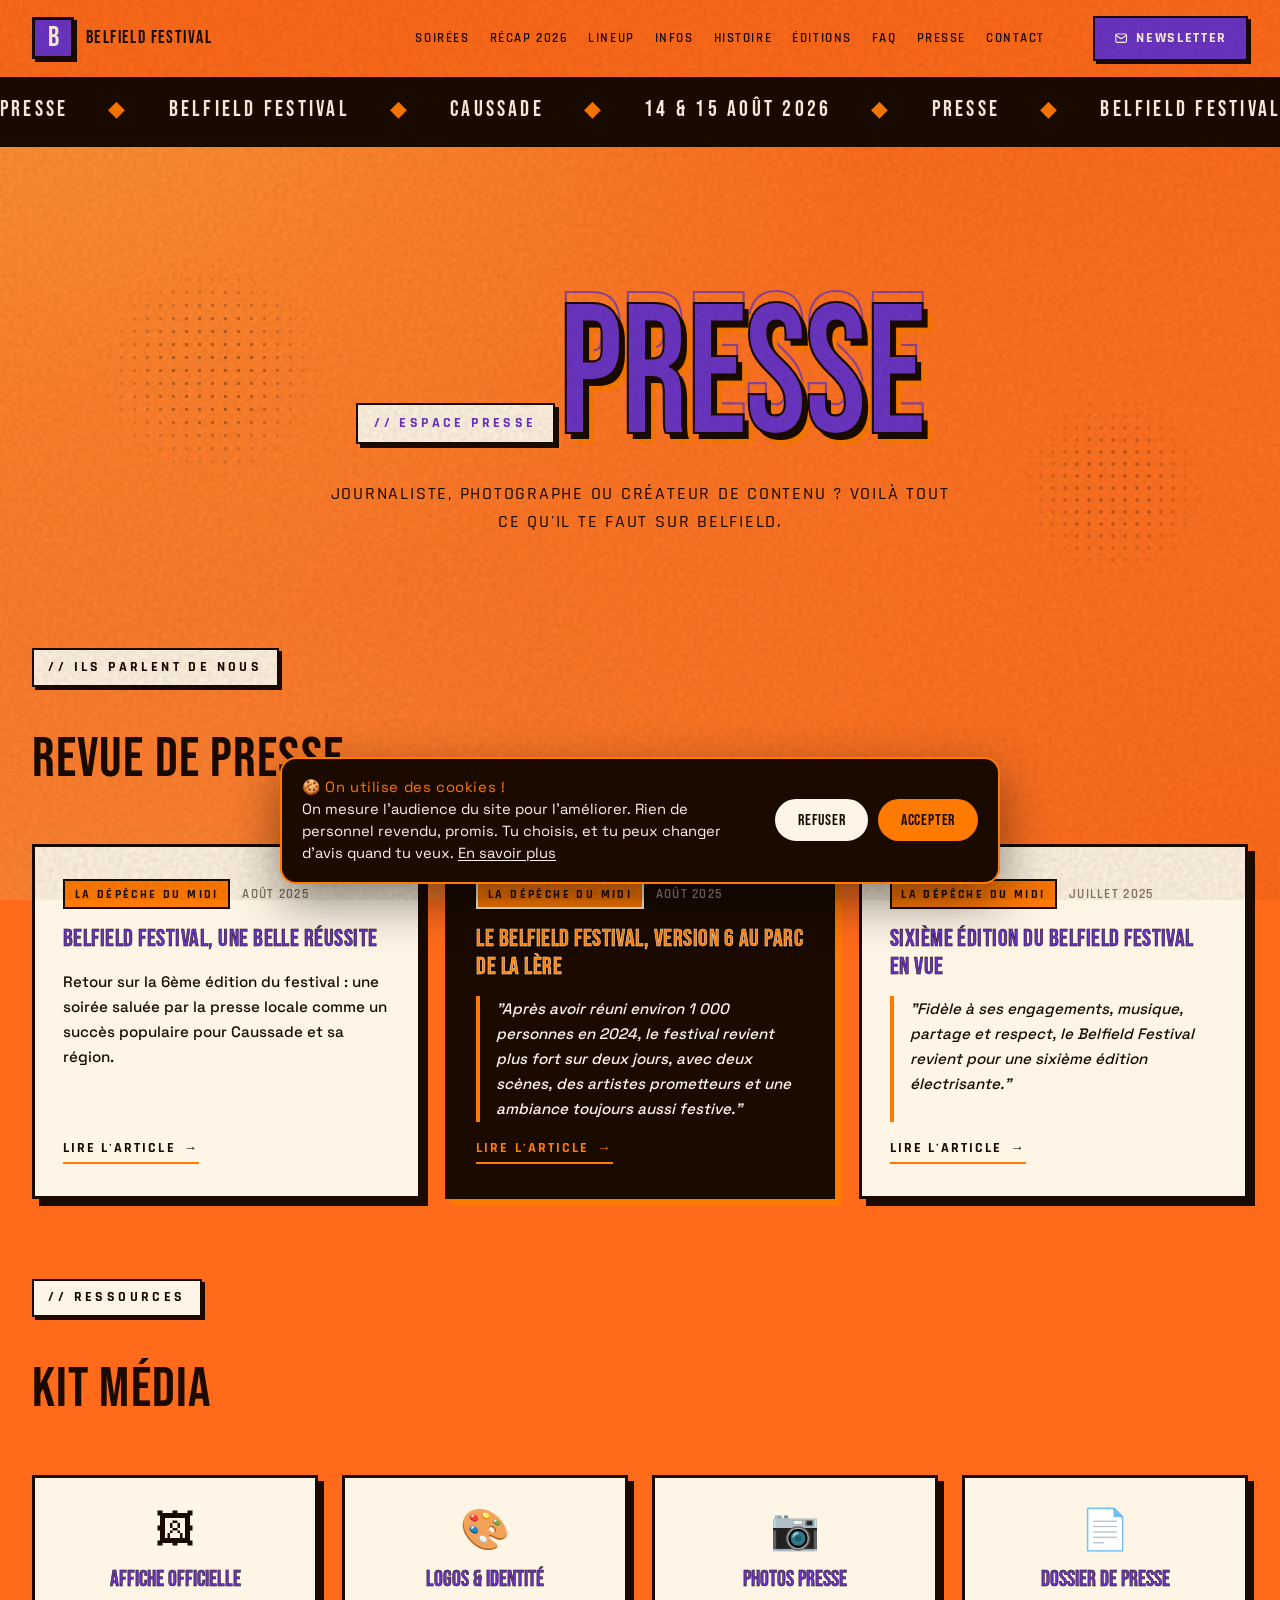
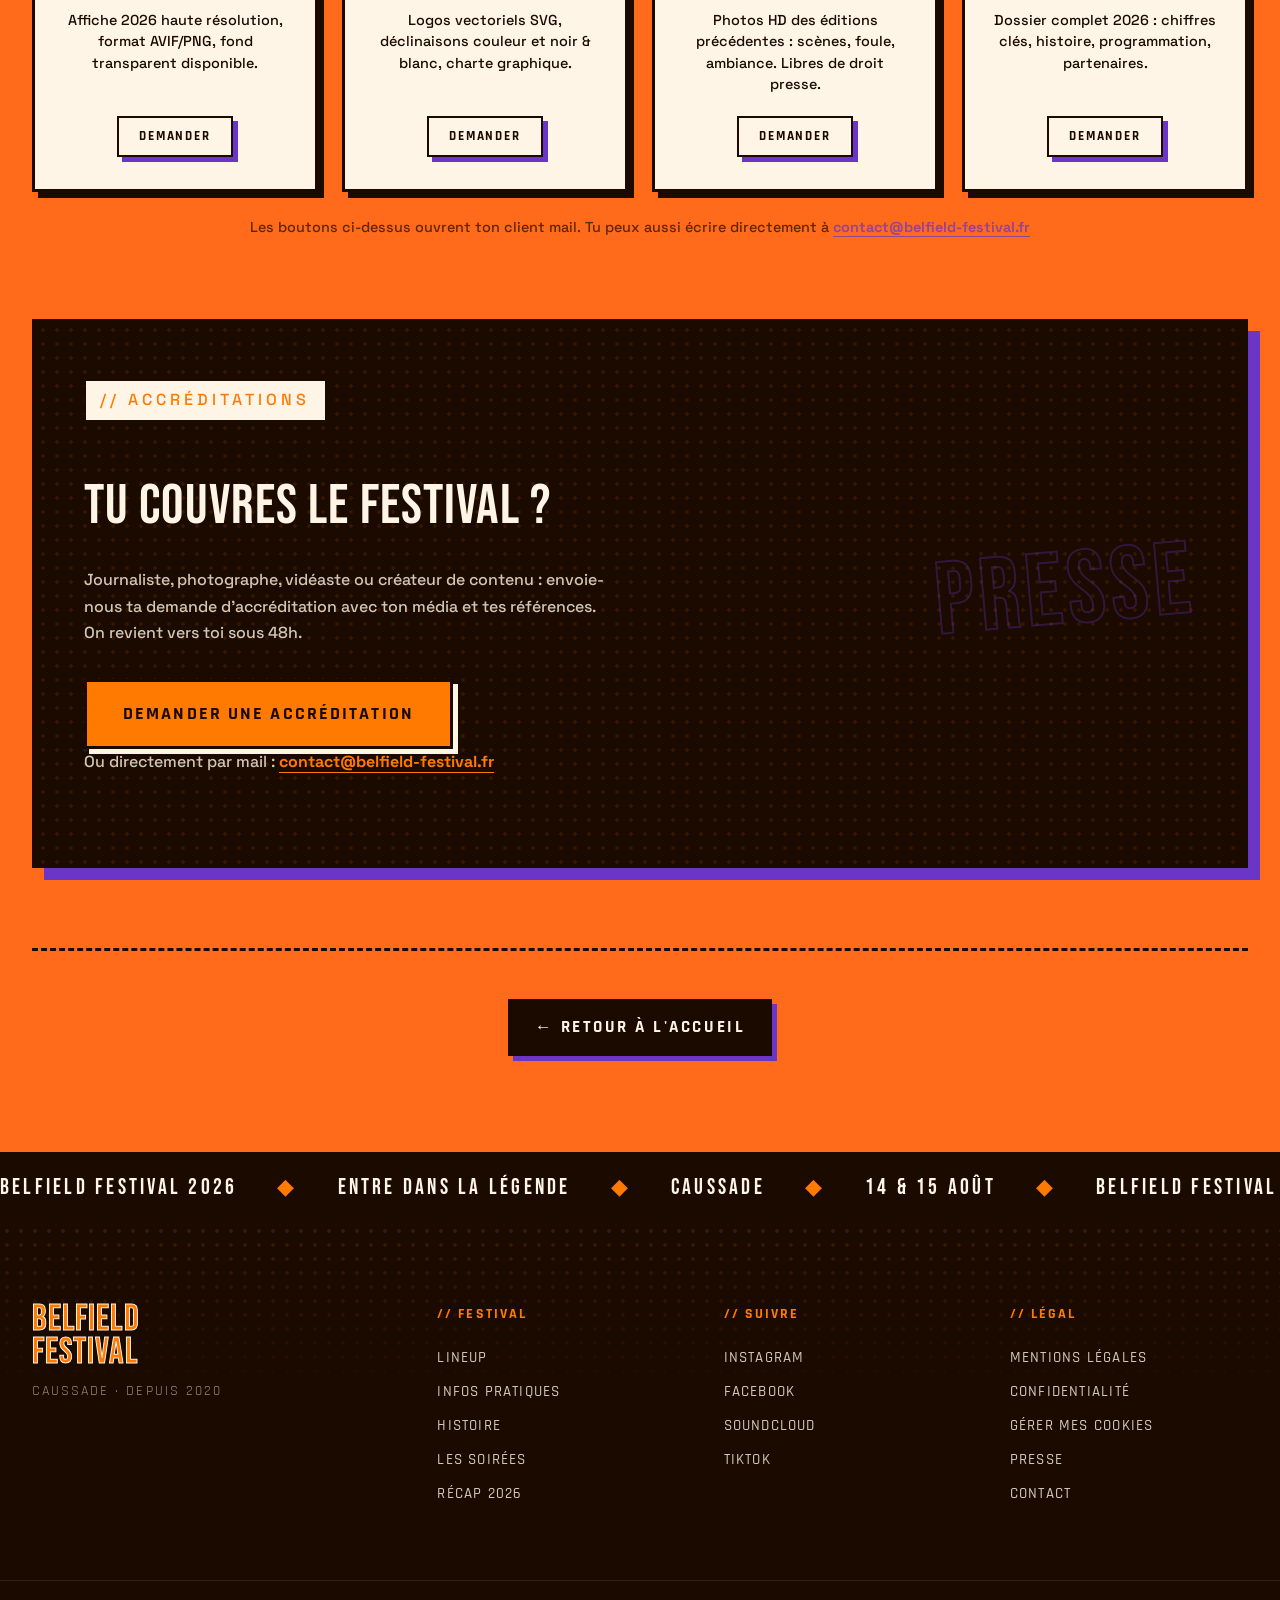
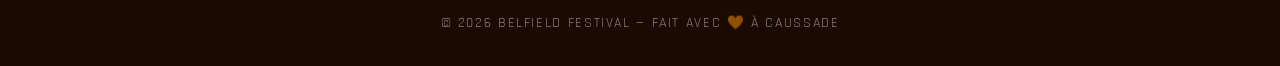
<file: pages/presse.html>
<!DOCTYPE html>
<html lang="fr">
<head>
  <meta charset="UTF-8" />
  <meta name="viewport" content="width=device-width, initial-scale=1.0" />

  <!-- SEO Core -->
  <title>Presse — Belfield Festival 2026</title>
  <meta name="description" content="Espace presse du Belfield Festival : revue de presse, kit média, accréditations et contact presse pour l'édition 2026 à Caussade (82)." />
  <meta name="robots" content="index, follow" />
  <link rel="canonical" href="https://belfield-festival.fr/pages/presse.html" />

  <!-- Open Graph -->
  <meta property="og:title" content="Presse — Belfield Festival 2026" />
  <meta property="og:description" content="Espace presse du Belfield Festival 2026 à Caussade. Revue de presse, kit média et accréditations." />
  <meta property="og:image" content="https://belfield-festival.fr/affiche-og.jpg" />
  <meta property="og:url" content="https://belfield-festival.fr/pages/presse.html" />
  <meta property="og:type" content="website" />
  <meta property="og:site_name" content="Belfield Festival" />
  <meta property="og:locale" content="fr_FR" />

  <!-- Twitter Card -->
  <meta name="twitter:card" content="summary_large_image" />
  <meta name="twitter:title" content="Presse — Belfield Festival 2026" />
  <meta name="twitter:description" content="Espace presse du Belfield Festival 2026. Revue de presse et accréditations." />
  <meta name="twitter:image" content="https://belfield-festival.fr/affiche-og.jpg" />

  <meta name="theme-color" content="#FF7A00" />
  <link rel="icon" type="image/png" href="/images/BELFIELD_logoGoogle.png" />
  <link rel="shortcut icon" type="image/png" href="/images/BELFIELD_logoGoogle.png" />
  <link rel="apple-touch-icon" href="/images/BELFIELD_logoGoogle.png" />

  <link rel="preconnect" href="https://fonts.googleapis.com" />
  <link rel="preconnect" href="https://fonts.gstatic.com" crossorigin />
  <link href="https://fonts.googleapis.com/css2?family=Bebas+Neue&family=Rajdhani:wght@500;600;700&family=Space+Grotesk:wght@400;500;600;700&display=swap" rel="stylesheet" />
  <link rel="stylesheet" href="../styles.css" />
  <link rel="stylesheet" href="../cookies.css" />
  <link rel="stylesheet" href="presse.css" />

  <script type="application/ld+json">
  {
    "@context": "https://schema.org",
    "@type": "BreadcrumbList",
    "itemListElement": [
      { "@type": "ListItem", "position": 1, "name": "Accueil", "item": "https://belfield-festival.fr/" },
      { "@type": "ListItem", "position": 2, "name": "Presse", "item": "https://belfield-festival.fr/pages/presse.html" }
    ]
  }
  </script>
  <!-- Consent Mode par défaut (RGPD) — doit précéder le tag Google Tag Manager -->
  <script>
    window.dataLayer = window.dataLayer || [];
    function gtag(){ dataLayer.push(arguments); }
    gtag('consent', 'default', {
      ad_storage: 'denied',
      ad_user_data: 'denied',
      ad_personalization: 'denied',
      analytics_storage: 'denied',
      wait_for_update: 500
    });
  </script>

  <!-- Google Tag Manager -->
<script>(function(w,d,s,l,i){w[l]=w[l]||[];w[l].push({'gtm.start':
new Date().getTime(),event:'gtm.js'});var f=d.getElementsByTagName(s)[0],
j=d.createElement(s),dl=l!='dataLayer'?'&l='+l:'';j.async=true;j.src=
'https://www.googletagmanager.com/gtm.js?id='+i+dl;f.parentNode.insertBefore(j,f);
})(window,document,'script','dataLayer','GTM-KR3LJCSP');</script>
<!-- End Google Tag Manager -->
</head>
<body class="presse-page">

<!-- Google Tag Manager (noscript) -->
<noscript><iframe src="https://www.googletagmanager.com/ns.html?id=GTM-KR3LJCSP"
height="0" width="0" style="display:none;visibility:hidden"></iframe></noscript>
<!-- End Google Tag Manager (noscript) -->

  <div class="grain" aria-hidden="true"></div>

  <!-- Header -->
  <header class="site-header scrolled" id="header">
    <a href="../index.html" class="logo">
      <span class="logo-mark">B</span>
      <span class="logo-text">Belfield Festival</span>
    </a>
    <nav class="nav" id="nav">
      <a href="soirees.html">Soirées</a>
      <a href="recap-2026.html">Récap 2026</a>
      <a href="lineup.html">Lineup</a>
      <a href="infos.html">Infos</a>
      <a href="histoire.html">Histoire</a>
      <a href="../index.html#editions">Éditions</a>
      <a href="../index.html#faq">FAQ</a>
      <a href="presse.html" class="active">Presse</a>
      <a href="contact.html">Contact</a>
      <a href="../index.html#contact" class="nav-newsletter">Newsletter</a>
    </nav>
    <div class="header-actions">
      <a href="../index.html#contact" class="btn btn-primary btn-sm">
        <svg class="btn-icon" viewBox="0 0 24 24" fill="none" stroke="currentColor" stroke-width="2" stroke-linecap="round" stroke-linejoin="round" aria-hidden="true"><rect x="3" y="5" width="18" height="14" rx="2"/><path d="m3 7 9 6 9-6"/></svg>
        Newsletter
      </a>
          </div>
    <button class="burger" aria-label="Menu" id="burger">
      <span></span><span></span><span></span>
    </button>
  </header>

  <!-- Top marquee -->
  <div class="marquee marquee-top" aria-hidden="true">
    <div class="marquee-track">
      <span>Presse</span><span class="dot">◆</span>
      <span>Belfield Festival</span><span class="dot">◆</span>
      <span>Caussade</span><span class="dot">◆</span>
      <span>14 & 15 Août 2026</span><span class="dot">◆</span>
      <span>Presse</span><span class="dot">◆</span>
      <span>Belfield Festival</span><span class="dot">◆</span>
      <span>Caussade</span><span class="dot">◆</span>
      <span>14 & 15 Août 2026</span><span class="dot">◆</span>
    </div>
  </div>

  <!-- Hero -->
  <section class="presse-hero">
    <div class="container narrow">
      <p class="eyebrow">// Espace presse</p>
      <h1 class="presse-title">
        <span class="title-ghost">Presse</span>
        <span class="title-main">Presse</span>
      </h1>
      <p class="presse-subtitle">Journaliste, photographe ou créateur de contenu ? Voilà tout ce qu'il te faut sur Belfield.</p>
    </div>
  </section>

  <main class="presse-main">
    <div class="container">

      <!-- Revue de presse -->
      <section class="press-section" id="revue">
        <p class="section-label">// Ils parlent de nous</p>
        <h2 class="section-heading">Revue de presse</h2>

        <div class="press-grid">

          <!-- Article 1 -->
          <article class="press-card">
            <div class="press-card-meta">
              <span class="press-source">La Dépêche du Midi</span>
              <span class="press-date">Août 2025</span>
            </div>
            <h3 class="press-card-title">Belfield Festival, une belle réussite</h3>
            <p class="press-card-excerpt">Retour sur la 6ème édition du festival : une soirée saluée par la presse locale comme un succès populaire pour Caussade et sa région.</p>
            <a
              href="https://www.ladepeche.fr/2025/08/27/belfield-festival-une-belle-reussite-11416859.php"
              target="_blank"
              rel="noopener noreferrer"
              class="press-link"
            >
              Lire l'article <span aria-hidden="true">→</span>
            </a>
          </article>

          <!-- Article 2 -->
          <article class="press-card press-card--featured">
            <div class="press-card-meta">
              <span class="press-source">La Dépêche du Midi</span>
              <span class="press-date">Août 2025</span>
            </div>
            <h3 class="press-card-title">Le Belfield Festival, version 6 au parc de la Lère</h3>
            <blockquote class="press-quote">
              "Après avoir réuni environ 1 000 personnes en 2024, le festival revient plus fort sur deux jours, avec deux scènes, des artistes prometteurs et une ambiance toujours aussi festive."
            </blockquote>
            <a
              href="https://www.ladepeche.fr/2025/08/07/le-belfield-festival-version-6-au-parc-de-la-lere-12866213.php"
              target="_blank"
              rel="noopener noreferrer"
              class="press-link"
            >
              Lire l'article <span aria-hidden="true">→</span>
            </a>
          </article>

          <!-- Article 3 -->
          <article class="press-card">
            <div class="press-card-meta">
              <span class="press-source">La Dépêche du Midi</span>
              <span class="press-date">Juillet 2025</span>
            </div>
            <h3 class="press-card-title">Sixième édition du Belfield Festival en vue</h3>
            <blockquote class="press-quote">
              "Fidèle à ses engagements, musique, partage et respect, le Belfield Festival revient pour une sixième édition électrisante."
            </blockquote>
            <a
              href="https://www.ladepeche.fr/2025/07/01/sixieme-edition-du-belfield-festival-en-vue-12797591.php"
              target="_blank"
              rel="noopener noreferrer"
              class="press-link"
            >
              Lire l'article <span aria-hidden="true">→</span>
            </a>
          </article>

        </div>
      </section>

      <!-- Kit média -->
      <section class="press-section" id="kit">
        <p class="section-label">// Ressources</p>
        <h2 class="section-heading">Kit média</h2>

        <div class="kit-grid">
          <div class="kit-card">
            <div class="kit-icon">🖼</div>
            <h3>Affiche officielle</h3>
            <p>Affiche 2026 haute résolution, format AVIF/PNG, fond transparent disponible.</p>
            <a href="mailto:contact@belfield-festival.fr?subject=Kit presse - Affiche" class="btn btn-outline btn-sm">Demander</a>
          </div>
          <div class="kit-card">
            <div class="kit-icon">🎨</div>
            <h3>Logos & identité</h3>
            <p>Logos vectoriels SVG, déclinaisons couleur et noir & blanc, charte graphique.</p>
            <a href="mailto:contact@belfield-festival.fr?subject=Kit presse - Logos" class="btn btn-outline btn-sm">Demander</a>
          </div>
          <div class="kit-card">
            <div class="kit-icon">📷</div>
            <h3>Photos presse</h3>
            <p>Photos HD des éditions précédentes : scènes, foule, ambiance. Libres de droit presse.</p>
            <a href="mailto:contact@belfield-festival.fr?subject=Kit presse - Photos" class="btn btn-outline btn-sm">Demander</a>
          </div>
          <div class="kit-card">
            <div class="kit-icon">📄</div>
            <h3>Dossier de presse</h3>
            <p>Dossier complet 2026 : chiffres clés, histoire, programmation, partenaires.</p>
            <a href="mailto:contact@belfield-festival.fr?subject=Dossier de presse 2026" class="btn btn-outline btn-sm">Demander</a>
          </div>
        </div>

        <p class="kit-email-note">
          Les boutons ci-dessus ouvrent ton client mail. Tu peux aussi écrire directement à <a href="mailto:contact@belfield-festival.fr">contact@belfield-festival.fr</a>
        </p>
      </section>

      <!-- Accréditation -->
      <section class="press-section" id="accreditation">
        <div class="accred-card">
          <div class="accred-content">
            <p class="section-label">// Accréditations</p>
            <h2>Tu couvres le festival ?</h2>
            <p>Journaliste, photographe, vidéaste ou créateur de contenu : envoie-nous ta demande d'accréditation avec ton média et tes références. On revient vers toi sous 48h.</p>
            <a href="mailto:contact@belfield-festival.fr?subject=Demande accréditation presse 2026" class="btn btn-primary btn-lg">
              Demander une accréditation
            </a>
            <p class="accred-email">Ou directement par mail : <a href="mailto:contact@belfield-festival.fr">contact@belfield-festival.fr</a></p>
          </div>
          <div class="accred-deco" aria-hidden="true">PRESSE</div>
        </div>
      </section>

      <div class="presse-footer-note">
        <a href="../index.html" class="link-arrow">← Retour à l'accueil</a>
      </div>

    </div>
  </main>

  <!-- Marquee bottom -->
  <div class="marquee marquee-bottom" aria-hidden="true">
    <div class="marquee-track">
      <span>Belfield Festival 2026</span><span class="dot">◆</span>
      <span>Entre dans la légende</span><span class="dot">◆</span>
      <span>Caussade</span><span class="dot">◆</span>
      <span>14 & 15 Août</span><span class="dot">◆</span>
      <span>Belfield Festival 2026</span><span class="dot">◆</span>
      <span>Entre dans la légende</span><span class="dot">◆</span>
      <span>Caussade</span><span class="dot">◆</span>
      <span>14 & 15 Août</span><span class="dot">◆</span>
    </div>
  </div>

  <!-- Footer -->
  <footer class="site-footer">
    <div class="container footer-grid">
      <div class="footer-brand">
        <p class="footer-logo">Belfield<br/>Festival</p>
        <p class="footer-tag">Caussade · depuis 2020</p>
      </div>
      <div>
        <p class="footer-title">// Festival</p>
        <a href="lineup.html">Lineup</a>
        <a href="infos.html">Infos pratiques</a>
        <a href="histoire.html">Histoire</a>
        <a href="soirees.html">Les soirées</a>
        <a href="recap-2026.html">Récap 2026</a>
      </div>
      <div>
        <p class="footer-title">// Suivre</p>
        <a href="https://www.instagram.com/belfield.festival/">Instagram</a>
        <a href="https://www.facebook.com/p/Belfield-Events-100092731103925/">Facebook</a>
        <a href="#">SoundCloud</a>
        <a href="#">TikTok</a>
      </div>
      <div>
        <p class="footer-title">// Légal</p>
        <a href="mentions-legales.html">Mentions légales</a>
        <a href="mentions-legales.html#confidentialite">Confidentialité</a>
        <a href="mentions-legales.html#cookies" data-cookie-settings>Gérer mes cookies</a>
        <a href="presse.html" class="active">Presse</a>
        <a href="contact.html">Contact</a>
      </div>
    </div>
    <div class="footer-bottom">
      <p>© 2026 Belfield Festival — Fait avec 🧡 à Caussade</p>
    </div>
  </footer>

  <script>
    const header = document.getElementById('header');
    window.addEventListener('scroll', () => {
      header.classList.toggle('scrolled', window.scrollY > 20);
    });
    const burger = document.getElementById('burger');
    const nav = document.getElementById('nav');
    burger.addEventListener('click', () => {
      nav.classList.toggle('open');
      burger.classList.toggle('open');
    });
    nav.addEventListener('click', e => {
      if (e.target.tagName === 'A') { nav.classList.remove('open'); burger.classList.remove('open'); }
    });
  </script>
  <!-- Consentement cookies + Google Analytics (RGPD) -->
  <script src="../cookies.js"></script>
</body>
</html>
</file>
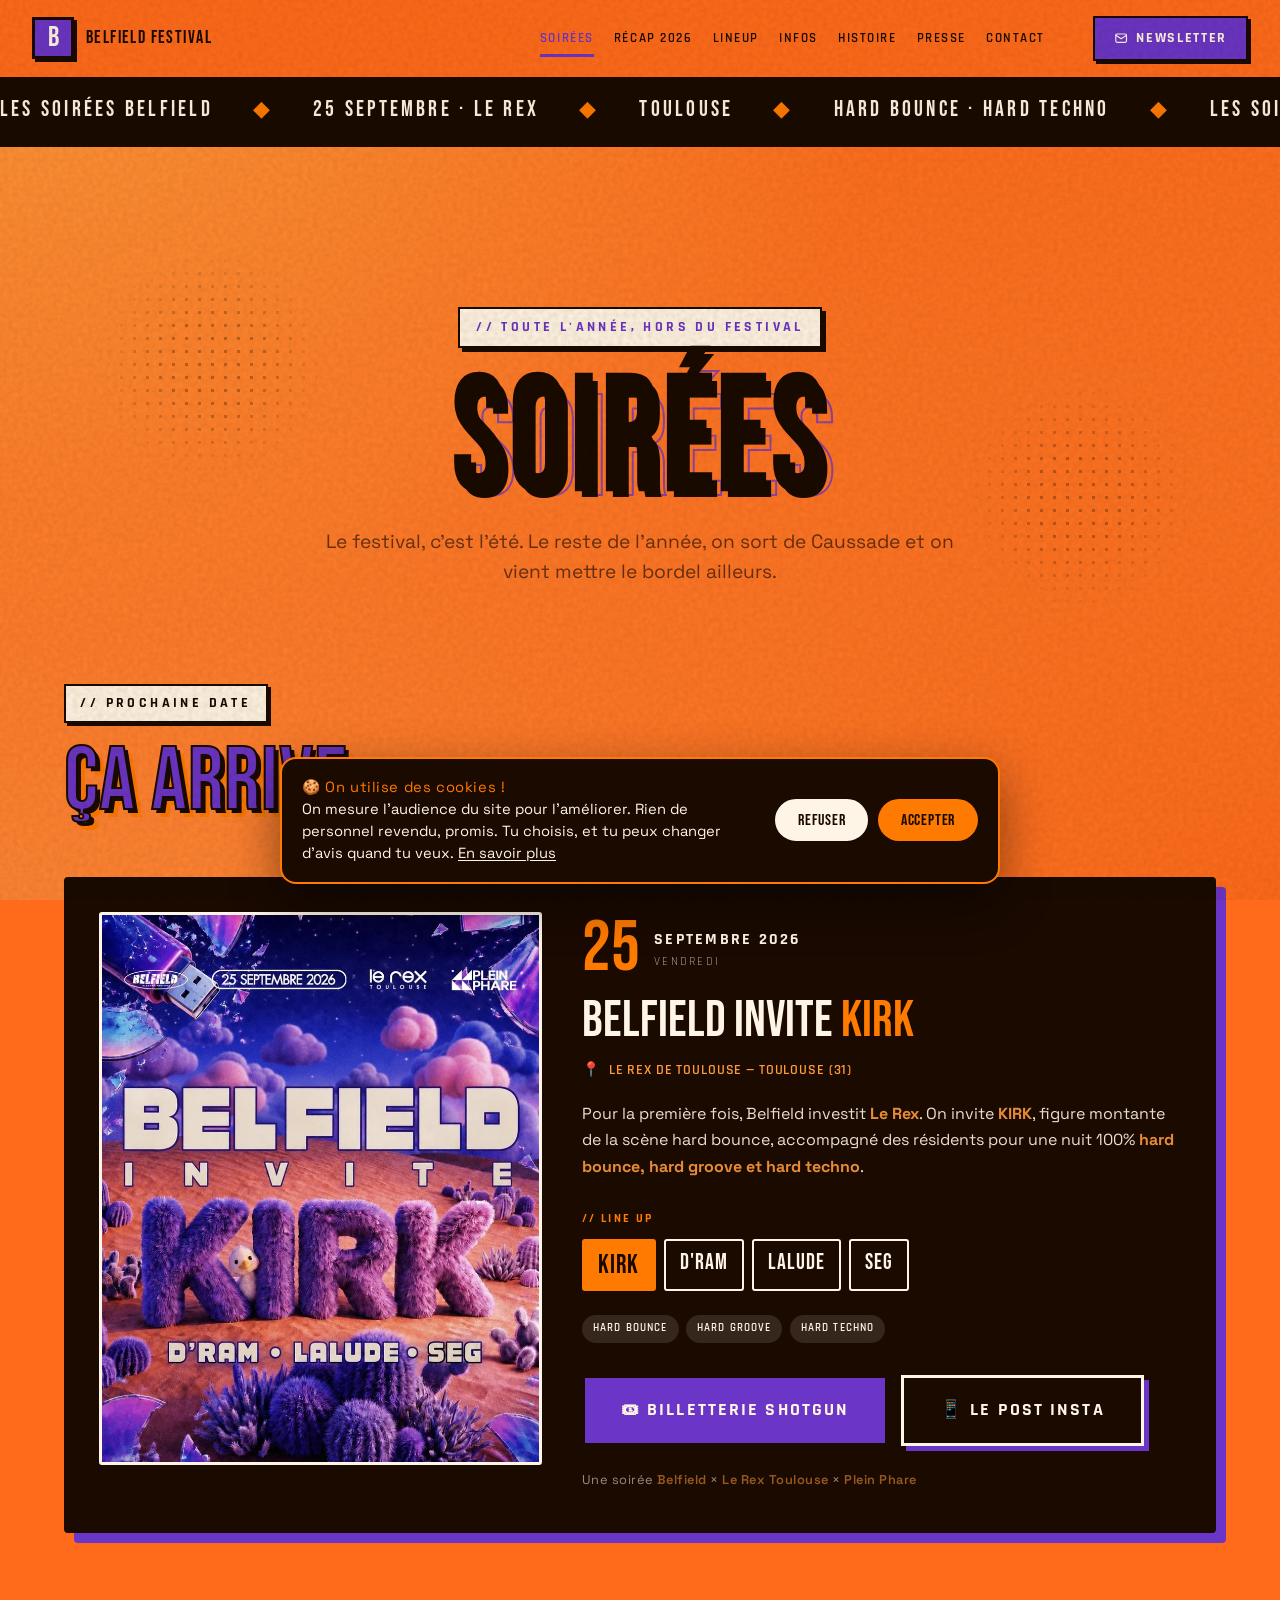
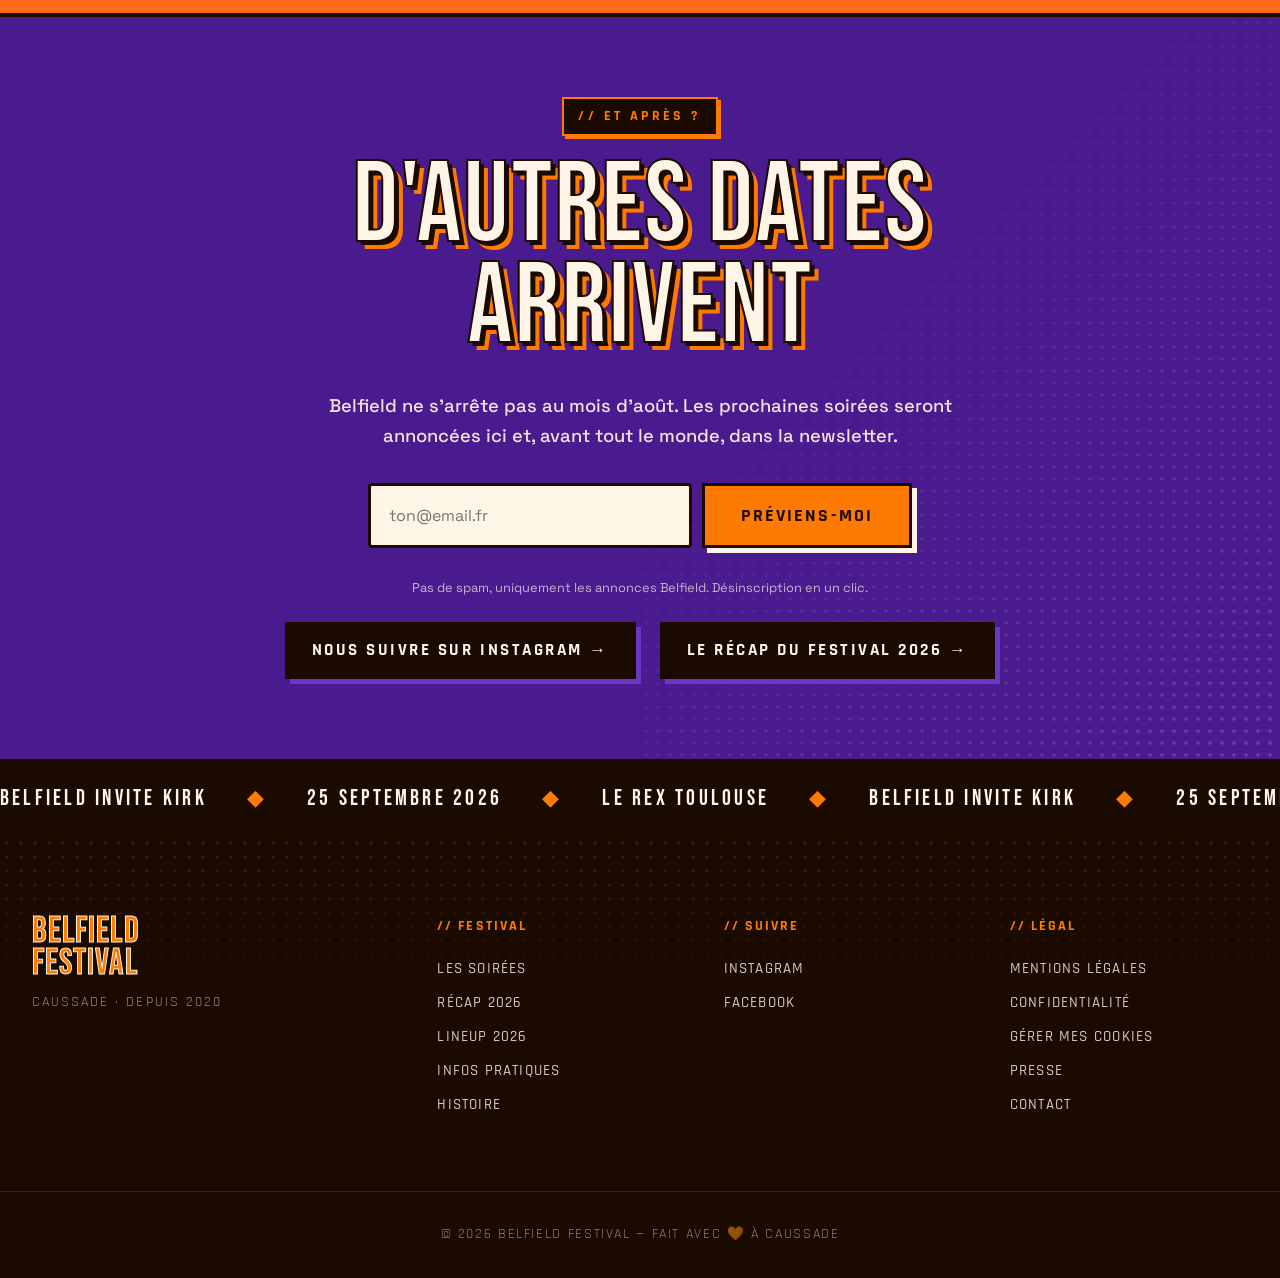
<file: pages/soirees.html>
<!DOCTYPE html>
<html lang="fr">
<head>
  <meta charset="UTF-8" />
  <meta name="viewport" content="width=device-width, initial-scale=1.0" />

  <!-- SEO Core -->
  <title>Les soirées Belfield — Belfield invite KIRK au Rex de Toulouse, 25 septembre 2026</title>
  <meta name="description" content="Le festival c'est l'été, mais Belfield sort toute l'année. Prochaine soirée : Belfield invite KIRK avec D'RAM, LALUDE &amp; SEG, le vendredi 25 septembre 2026 au Rex de Toulouse. Hard bounce, hard groove et hard techno." />
  <meta name="robots" content="index, follow" />
  <link rel="canonical" href="https://belfield-festival.fr/pages/soirees.html" />

  <!-- Open Graph -->
  <meta property="og:title" content="Belfield invite KIRK — 25 septembre 2026 au Rex de Toulouse" />
  <meta property="og:description" content="Pour la première fois, Belfield investit Le Rex de Toulouse. KIRK, D'RAM, LALUDE &amp; SEG. 100% hard bounce, hard groove et hard techno." />
  <meta property="og:image" content="https://belfield-festival.fr/images/soirees/belfield-invite-kirk.webp" />
  <meta property="og:url" content="https://belfield-festival.fr/pages/soirees.html" />
  <meta property="og:type" content="article" />
  <meta property="og:site_name" content="Belfield Festival" />
  <meta property="og:locale" content="fr_FR" />

  <!-- Twitter Card -->
  <meta name="twitter:card" content="summary_large_image" />
  <meta name="twitter:title" content="Belfield invite KIRK — 25 septembre 2026 au Rex de Toulouse" />
  <meta name="twitter:description" content="KIRK, D'RAM, LALUDE &amp; SEG. 100% hard bounce, hard groove et hard techno." />
  <meta name="twitter:image" content="https://belfield-festival.fr/images/soirees/belfield-invite-kirk.webp" />

  <meta name="theme-color" content="#FF7A00" />
  <link rel="icon" type="image/png" href="/images/BELFIELD_logoGoogle.png" />
  <link rel="shortcut icon" type="image/png" href="/images/BELFIELD_logoGoogle.png" />
  <link rel="apple-touch-icon" href="/images/BELFIELD_logoGoogle.png" />

  <link rel="preconnect" href="https://fonts.googleapis.com" />
  <link rel="preconnect" href="https://fonts.gstatic.com" crossorigin />
  <link href="https://fonts.googleapis.com/css2?family=Bebas+Neue&amp;family=Rajdhani:wght@500;600;700&amp;family=Space+Grotesk:wght@400;500;600;700&amp;display=swap" rel="stylesheet" />
  <link rel="stylesheet" href="../styles.css" />
  <link rel="stylesheet" href="../cookies.css" />
  <link rel="stylesheet" href="soirees.css" />

  <script type="application/ld+json">
  {
    "@context": "https://schema.org",
    "@type": "BreadcrumbList",
    "itemListElement": [
      { "@type": "ListItem", "position": 1, "name": "Accueil", "item": "https://belfield-festival.fr/" },
      { "@type": "ListItem", "position": 2, "name": "Les soirées Belfield", "item": "https://belfield-festival.fr/pages/soirees.html" }
    ]
  }
  </script>
  <script type="application/ld+json">
  {
    "@context": "https://schema.org",
    "@type": "MusicEvent",
    "name": "Belfield invite KIRK — D'RAM, LALUDE & SEG",
    "description": "Pour la première fois, Belfield investit Le Rex de Toulouse pour une soirée 100% hard bounce, hard groove et hard techno, avec KIRK en invité et les résidents D'RAM, LALUDE et SEG.",
    "startDate": "2026-09-25T23:00:00+02:00",
    "eventStatus": "https://schema.org/EventScheduled",
    "eventAttendanceMode": "https://schema.org/OfflineEventAttendanceMode",
    "image": ["https://belfield-festival.fr/images/soirees/belfield-invite-kirk.webp"],
    "url": "https://belfield-festival.fr/pages/soirees.html",
    "genre": ["Hard bounce", "Hard groove", "Hard techno"],
    "location": {
      "@type": "Place",
      "name": "Le Rex de Toulouse",
      "address": {
        "@type": "PostalAddress",
        "addressLocality": "Toulouse",
        "addressRegion": "Occitanie",
        "addressCountry": "FR"
      }
    },
    "organizer": { "@type": "Organization", "name": "Belfield Festival", "url": "https://belfield-festival.fr/" },
    "performer": [
      { "@type": "MusicGroup", "name": "KIRK" },
      { "@type": "MusicGroup", "name": "D'RAM" },
      { "@type": "MusicGroup", "name": "LALUDE" },
      { "@type": "MusicGroup", "name": "SEG" }
    ],
    "offers": {
      "@type": "Offer",
      "url": "https://shotgun.live/fr/events/belfield-kirk-dram-lalude-seg-hard-bounce",
      "priceCurrency": "EUR",
      "availability": "https://schema.org/InStock",
      "validFrom": "2026-08-28T00:00:00+02:00"
    }
  }
  </script>

  <!-- Consent Mode par défaut (RGPD) — doit précéder le tag Google Tag Manager -->
  <script>
    window.dataLayer = window.dataLayer || [];
    function gtag(){ dataLayer.push(arguments); }
    gtag('consent', 'default', {
      ad_storage: 'denied',
      ad_user_data: 'denied',
      ad_personalization: 'denied',
      analytics_storage: 'denied',
      wait_for_update: 500
    });
  </script>

  <!-- Google Tag Manager -->
<script>(function(w,d,s,l,i){w[l]=w[l]||[];w[l].push({'gtm.start':
new Date().getTime(),event:'gtm.js'});var f=d.getElementsByTagName(s)[0],
j=d.createElement(s),dl=l!='dataLayer'?'&l='+l:'';j.async=true;j.src=
'https://www.googletagmanager.com/gtm.js?id='+i+dl;f.parentNode.insertBefore(j,f);
})(window,document,'script','dataLayer','GTM-KR3LJCSP');</script>
<!-- End Google Tag Manager -->
</head>
<body class="soirees-page">

<!-- Google Tag Manager (noscript) -->
<noscript><iframe src="https://www.googletagmanager.com/ns.html?id=GTM-KR3LJCSP"
height="0" width="0" style="display:none;visibility:hidden"></iframe></noscript>
<!-- End Google Tag Manager (noscript) -->

  <div class="grain" aria-hidden="true"></div>

  <!-- Header -->
  <header class="site-header scrolled" id="header">
    <a href="../index.html" class="logo">
      <span class="logo-mark">B</span>
      <span class="logo-text">Belfield Festival</span>
    </a>
    <nav class="nav" id="nav">
      <a href="soirees.html" class="active">Soirées</a>
      <a href="recap-2026.html">Récap 2026</a>
      <a href="lineup.html">Lineup</a>
      <a href="infos.html">Infos</a>
      <a href="histoire.html">Histoire</a>
      <a href="presse.html">Presse</a>
      <a href="contact.html">Contact</a>
      <a href="../index.html#contact" class="nav-newsletter">Newsletter</a>
    </nav>
    <div class="header-actions">
      <a href="../index.html#contact" class="btn btn-primary btn-sm">
        <svg class="btn-icon" viewBox="0 0 24 24" fill="none" stroke="currentColor" stroke-width="2" stroke-linecap="round" stroke-linejoin="round" aria-hidden="true"><rect x="3" y="5" width="18" height="14" rx="2"/><path d="m3 7 9 6 9-6"/></svg>
        Newsletter
      </a>
    </div>
    <button class="burger" aria-label="Menu" id="burger">
      <span></span><span></span><span></span>
    </button>
  </header>

  <!-- Top marquee -->
  <div class="marquee marquee-top" aria-hidden="true">
    <div class="marquee-track">
      <span>Les soirées Belfield</span><span class="dot">◆</span>
      <span>25 septembre · Le Rex</span><span class="dot">◆</span>
      <span>Toulouse</span><span class="dot">◆</span>
      <span>Hard bounce · Hard techno</span><span class="dot">◆</span>
      <span>Les soirées Belfield</span><span class="dot">◆</span>
      <span>25 septembre · Le Rex</span><span class="dot">◆</span>
      <span>Toulouse</span><span class="dot">◆</span>
      <span>Hard bounce · Hard techno</span><span class="dot">◆</span>
    </div>
  </div>

  <!-- Hero -->
  <section class="so-hero">
    <div class="container narrow center">
      <p class="eyebrow">// Toute l'année, hors du festival</p>
      <h1 class="so-title">
        <span class="sr-only">Les soirées Belfield — les dates club de Belfield en dehors du festival</span>
        <span class="title-ghost" aria-hidden="true">Soirées</span>
        <span class="title-main" aria-hidden="true">Soirées</span>
      </h1>
      <p class="so-subtitle">Le festival, c'est l'été. Le reste de l'année, on sort de Caussade et on vient mettre le bordel ailleurs.</p>
    </div>
  </section>

  <!-- Prochaine soirée -->
  <main class="so-next" id="prochaine">
    <div class="container">
      <div class="section-header">
        <p class="section-label">// Prochaine date</p>
        <h2 class="section-title">Ça arrive</h2>
      </div>

      <article class="so-card">
        <div class="so-card-poster">
          <img src="../images/soirees/belfield-invite-kirk.webp"
               alt="Affiche de la soirée Belfield invite KIRK avec D'RAM, LALUDE et SEG, le 25 septembre 2026 au Rex de Toulouse"
               width="864" height="1080" loading="eager" />
        </div>

        <div class="so-card-body">
          <p class="so-date">
            <span class="so-date-day">25</span>
            <span class="so-date-rest"><span class="so-date-month">Septembre 2026</span><span class="so-date-weekday">Vendredi</span></span>
          </p>

          <h3 class="so-name">Belfield invite <strong>KIRK</strong></h3>

          <p class="so-venue">
            <span class="so-venue-icon" aria-hidden="true">📍</span>
            Le Rex de Toulouse — Toulouse (31)
          </p>

          <p class="so-desc">
            Pour la première fois, Belfield investit <strong>Le Rex</strong>. On invite <strong>KIRK</strong>,
            figure montante de la scène hard bounce, accompagné des résidents pour une nuit
            100% <strong>hard bounce, hard groove et hard techno</strong>.
          </p>

          <div class="so-lineup">
            <p class="so-lineup-label">// Line up</p>
            <ul class="so-lineup-list">
              <li class="so-artist so-artist-head">KIRK</li>
              <li class="so-artist">D'RAM</li>
              <li class="so-artist">LALUDE</li>
              <li class="so-artist">SEG</li>
            </ul>
          </div>

          <ul class="so-tags">
            <li>Hard bounce</li>
            <li>Hard groove</li>
            <li>Hard techno</li>
          </ul>

          <div class="so-actions">
            <a href="https://shotgun.live/fr/events/belfield-kirk-dram-lalude-seg-hard-bounce" target="_blank" rel="noopener"
               data-gtm-click="billetterie-soiree" class="btn btn-primary btn-lg">🎟 Billetterie Shotgun</a>
            <a href="https://www.instagram.com/p/DclG0hDNplX/" target="_blank" rel="noopener"
               data-gtm-click="soiree-instagram" class="btn btn-outline btn-lg">📱 Le post Insta</a>
          </div>

          <p class="so-partners">Une soirée <strong>Belfield</strong> × <strong>Le Rex Toulouse</strong> × <strong>Plein Phare</strong></p>
        </div>
      </article>
    </div>
  </main>

  <!-- Prochaines dates / newsletter -->
  <section class="so-more">
    <div class="halftone halftone-tickets" aria-hidden="true"></div>
    <div class="container narrow center">
      <p class="section-label gold">// Et après ?</p>
      <h2 class="section-title huge">D'autres dates<br/>arrivent</h2>
      <p class="lead light">Belfield ne s'arrête pas au mois d'août. Les prochaines soirées seront annoncées ici
        et, avant tout le monde, dans la newsletter.</p>
      <form class="so-form" id="newsletter-form" method="POST" target="newsletter-sink" novalidate action="https://f0e8eb02.sibforms.com/serve/[base64]">
        <input type="email" name="EMAIL" id="EMAIL" placeholder="ton@email.fr" autocomplete="email" required aria-label="Email" />
        <button type="submit" class="btn btn-accent btn-lg" id="newsletter-submit">Préviens-moi</button>
        <input type="text" name="email_address_check" value="" tabindex="-1" aria-hidden="true" autocomplete="off" class="hp-field" />
        <div class="cf-turnstile" data-sitekey="0x4AAAAAAEktVJCmO1D37k-k" data-theme="auto"></div>
      </form>
      <iframe name="newsletter-sink" style="display:none" title="newsletter" aria-hidden="true"></iframe>
      <p class="form-msg" id="newsletter-msg" role="status" aria-live="polite" hidden></p>
      <p class="so-more-legal">Pas de spam, uniquement les annonces Belfield. Désinscription en un clic.</p>
      <div class="so-more-links">
        <a href="https://www.instagram.com/belfield.festival/" target="_blank" rel="noopener" class="link-arrow">Nous suivre sur Instagram →</a>
        <a href="recap-2026.html" class="link-arrow">Le récap du festival 2026 →</a>
      </div>
    </div>
  </section>

  <!-- Marquee bottom -->
  <div class="marquee marquee-bottom" aria-hidden="true">
    <div class="marquee-track">
      <span>Belfield invite KIRK</span><span class="dot">◆</span>
      <span>25 septembre 2026</span><span class="dot">◆</span>
      <span>Le Rex Toulouse</span><span class="dot">◆</span>
      <span>Belfield invite KIRK</span><span class="dot">◆</span>
      <span>25 septembre 2026</span><span class="dot">◆</span>
      <span>Le Rex Toulouse</span><span class="dot">◆</span>
    </div>
  </div>

  <!-- Footer -->
  <footer class="site-footer">
    <div class="container footer-grid">
      <div class="footer-brand">
        <p class="footer-logo">Belfield<br/>Festival</p>
        <p class="footer-tag">Caussade · depuis 2020</p>
      </div>
      <div>
        <p class="footer-title">// Festival</p>
        <a href="soirees.html">Les soirées</a>
        <a href="recap-2026.html">Récap 2026</a>
        <a href="lineup.html">Lineup 2026</a>
        <a href="infos.html">Infos pratiques</a>
        <a href="histoire.html">Histoire</a>
      </div>
      <div>
        <p class="footer-title">// Suivre</p>
        <a href="https://www.instagram.com/belfield.festival/" rel="me noopener" target="_blank">Instagram</a>
        <a href="https://www.facebook.com/p/Belfield-Events-100092731103925/" rel="me noopener" target="_blank">Facebook</a>
      </div>
      <div>
        <p class="footer-title">// Légal</p>
        <a href="mentions-legales.html">Mentions légales</a>
        <a href="mentions-legales.html#confidentialite">Confidentialité</a>
        <a href="mentions-legales.html#cookies" data-cookie-settings>Gérer mes cookies</a>
        <a href="presse.html">Presse</a>
        <a href="contact.html">Contact</a>
      </div>
    </div>
    <div class="footer-bottom">
      <p>© 2026 Belfield Festival — Fait avec 🧡 à Caussade</p>
    </div>
  </footer>

  <script src="https://challenges.cloudflare.com/turnstile/v0/api.js" async defer></script>
  <script>
    const header = document.getElementById('header');
    window.addEventListener('scroll', () => header.classList.toggle('scrolled', window.scrollY > 20));
    const burger = document.getElementById('burger');
    const nav = document.getElementById('nav');
    burger.addEventListener('click', () => { nav.classList.toggle('open'); burger.classList.toggle('open'); });
    nav.addEventListener('click', e => {
      if (e.target.tagName === 'A') { nav.classList.remove('open'); burger.classList.remove('open'); }
    });
    // Newsletter — validation email + anti-spam + anti double-soumission
    const form = document.getElementById('newsletter-form');
    if (form) {
      const email = document.getElementById('EMAIL');
      const btn = document.getElementById('newsletter-submit');
      const msg = document.getElementById('newsletter-msg');
      const honeypot = form.querySelector('input[name="email_address_check"]');
      const loadedAt = Date.now();
      const EMAIL_RE = /^[^\s@]+@[^\s@]+\.[^\s@]{2,}$/;
      let submitted = false;

      const showMsg = (text, type) => {
        msg.textContent = text;
        msg.className = 'form-msg form-msg--' + type;
        msg.hidden = false;
      };

      form.addEventListener('submit', e => {
        if (submitted) { e.preventDefault(); return; }

        // Piège à bots : le champ « email_address_check » doit rester vide
        if (honeypot && honeypot.value.trim() !== '') {
          e.preventDefault();
          submitted = true;
          showMsg('Merci ! Tu seras prévenu des prochaines soirées. 🧡', 'success');
          form.reset();
          return;
        }

        // Piège à bots : une soumission trop rapide après le chargement de la page n'est pas humaine
        if (Date.now() - loadedAt < 2500) {
          e.preventDefault();
          showMsg('Un instant… réessaie dans quelques secondes.', 'error');
          return;
        }

        const value = email.value.trim();
        if (!EMAIL_RE.test(value)) {
          e.preventDefault();
          showMsg('Oups, cette adresse mail n’a pas l’air valide. Vérifie le format (ex : ton@email.fr).', 'error');
          email.focus();
          return;
        }

        // Vérification anti-bot Cloudflare Turnstile
        const turnstile = form.querySelector('[name="cf-turnstile-response"]');
        if (!turnstile || !turnstile.value) {
          e.preventDefault();
          showMsg('Vérification anti-spam en cours, réessaie dans un instant.', 'error');
          return;
        }

        submitted = true;
        btn.disabled = true;
        email.readOnly = true;
        showMsg('Merci ! Tu seras prévenu des prochaines soirées. 🧡', 'success');
      });
    }
  </script>
  <!-- Consentement cookies + Google Analytics (RGPD) -->
  <script src="../cookies.js"></script>
</body>
</html>
</file>
<file: styles.css>
:root {
  --color-primary: #FF7A00;
  --color-primary-dark: #FF6B1A;
  --color-primary-light: #FF9A3C;
  --color-secondary: #6B35C8;
  --color-secondary-deep: #4A1B8F;
  --color-bg: #FF6B1A;
  --color-bg-warm: #FF8533;
  --color-cream: #FFF5E6;
  --color-cream-dark: #FFE8C7;
  --color-ink: #1A0A00;
  --color-text-muted: rgba(26, 10, 0, 0.65);

  --font-display: 'Bebas Neue', 'Rajdhani', 'Impact', sans-serif;
  --font-accent: 'Rajdhani', sans-serif;
  --font-body: 'Space Grotesk', 'Inter', -apple-system, sans-serif;

  --max-width: 1280px;
  --gutter: 2rem;

  --ease: cubic-bezier(0.22, 1, 0.36, 1);
  --bounce: cubic-bezier(0.68, -0.55, 0.27, 1.55);
}

*, *::before, *::after { box-sizing: border-box; }
html { scroll-behavior: smooth; }

body {
  margin: 0;
  font-family: var(--font-body);
  color: var(--color-ink);
  background: var(--color-bg);
  background-image:
    radial-gradient(ellipse at top left, var(--color-primary-light) 0%, transparent 50%),
    radial-gradient(ellipse at bottom right, var(--color-primary-dark) 0%, transparent 60%),
    linear-gradient(180deg, var(--color-bg) 0%, var(--color-bg-warm) 100%);
  background-attachment: fixed;
  font-size: 16px;
  line-height: 1.6;
  -webkit-font-smoothing: antialiased;
  overflow-x: hidden;
}

img { max-width: 100%; display: block; }
a { color: inherit; text-decoration: none; }
button { font-family: inherit; cursor: pointer; border: 0; background: none; }

/* Accessible / SEO text, visually hidden */
.sr-only {
  position: absolute;
  width: 1px;
  height: 1px;
  padding: 0;
  margin: -1px;
  overflow: hidden;
  clip: rect(0, 0, 0, 0);
  white-space: nowrap;
  border: 0;
}

/* ============ Grain overlay ============ */
.grain {
  position: fixed;
  inset: 0;
  pointer-events: none;
  z-index: 200;
  opacity: 0.18;
  mix-blend-mode: multiply;
  background-image: url("data:image/svg+xml,%3Csvg viewBox='0 0 200 200' xmlns='http://www.w3.org/2000/svg'%3E%3Cfilter id='n'%3E%3CfeTurbulence type='fractalNoise' baseFrequency='0.9' numOctaves='3' stitchTiles='stitch'/%3E%3CfeColorMatrix values='0 0 0 0 0.1 0 0 0 0 0.04 0 0 0 0 0 0 0 0 0.8 0'/%3E%3C/filter%3E%3Crect width='100%25' height='100%25' filter='url(%23n)'/%3E%3C/svg%3E");
}

/* ============ Halftone patterns ============ */
.halftone {
  position: absolute;
  pointer-events: none;
  background-image: radial-gradient(circle, var(--color-ink) 1.8px, transparent 2px);
  background-size: 12px 12px;
  opacity: 0.35;
  z-index: 1;
}
.halftone-tl {
  top: -20px; left: -20px;
  width: 45%;
  height: 180px;
  mask-image: linear-gradient(135deg, black 0%, transparent 80%);
  -webkit-mask-image: linear-gradient(135deg, black 0%, transparent 80%);
}
.halftone-br {
  bottom: 0; right: 0;
  width: 40%;
  height: 200px;
  mask-image: linear-gradient(-45deg, black 0%, transparent 80%);
  -webkit-mask-image: linear-gradient(-45deg, black 0%, transparent 80%);
}
.halftone-tickets {
  top: 0; right: 0;
  width: 50%;
  height: 100%;
  opacity: 0.15;
  background-image: radial-gradient(circle, var(--color-cream) 1.8px, transparent 2px);
  mask-image: linear-gradient(-45deg, black 0%, transparent 70%);
  -webkit-mask-image: linear-gradient(-45deg, black 0%, transparent 70%);
}

.container {
  max-width: var(--max-width);
  margin: 0 auto;
  padding: 0 var(--gutter);
  position: relative;
}
.container.narrow { max-width: 880px; }
.center { text-align: center; }

/* ============ Typography ============ */
.section-label {
  font-family: var(--font-accent);
  font-size: 0.85rem;
  font-weight: 700;
  text-transform: uppercase;
  letter-spacing: 0.25em;
  color: var(--color-ink);
  margin: 0 0 1.25rem;
  display: inline-block;
  padding: 0.4rem 0.9rem;
  background: var(--color-cream);
  border: 2px solid var(--color-ink);
  box-shadow: 3px 3px 0 var(--color-ink);
}
.section-label.gold {
  color: var(--color-primary);
  background: var(--color-ink);
  border-color: var(--color-primary);
  box-shadow: 3px 3px 0 var(--color-primary);
}

.section-title {
  font-family: var(--font-display);
  font-size: clamp(3rem, 7vw, 6rem);
  line-height: 0.88;
  letter-spacing: 0.01em;
  margin: 0 0 2rem;
  font-weight: 400;
  color: var(--color-secondary);
  text-transform: uppercase;
  -webkit-text-stroke: 2px var(--color-ink);
  text-shadow:
    4px 4px 0 var(--color-ink),
    8px 8px 0 var(--color-primary);
}
.section-title.huge { font-size: clamp(3.5rem, 9vw, 8rem); }
.section-title.light {
  color: var(--color-cream);
  text-shadow: 4px 4px 0 var(--color-secondary-deep);
}

.lead {
  font-size: 1.15rem;
  line-height: 1.65;
  color: var(--color-ink);
  margin: 0 0 1.5rem;
  font-weight: 500;
}
.lead.light { color: var(--color-cream); }
.lead strong { color: var(--color-secondary); font-weight: 700; }

.eyebrow {
  font-family: var(--font-accent);
  font-size: 0.85rem;
  font-weight: 700;
  text-transform: uppercase;
  letter-spacing: 0.25em;
  margin: 0 0 2rem;
  color: var(--color-secondary);
  display: inline-block;
  padding: 0.5rem 1rem;
  background: var(--color-cream);
  border: 2px solid var(--color-ink);
  box-shadow: 4px 4px 0 var(--color-ink);
}

.section-header { margin-bottom: 3.5rem; }
.section-footer { margin-top: 3rem; text-align: center; }

.link-arrow {
  font-family: var(--font-accent);
  font-weight: 700;
  font-size: 1.05rem;
  text-transform: uppercase;
  letter-spacing: 0.15em;
  padding: 0.75rem 1.5rem;
  background: var(--color-ink);
  color: var(--color-cream);
  border: 3px solid var(--color-ink);
  box-shadow: 5px 5px 0 var(--color-secondary);
  display: inline-block;
  transition: all 0.2s var(--ease);
}
.link-arrow:hover {
  transform: translate(-2px, -2px);
  box-shadow: 7px 7px 0 var(--color-secondary);
}

/* ============ Buttons ============ */
.btn {
  display: inline-flex;
  align-items: center;
  justify-content: center;
  gap: 0.5rem;
  padding: 1rem 1.75rem;
  font-family: var(--font-accent);
  font-size: 1rem;
  font-weight: 700;
  text-transform: uppercase;
  letter-spacing: 0.12em;
  border: 3px solid var(--color-ink);
  transition: all 0.2s var(--ease);
  white-space: nowrap;
  position: relative;
}
.btn-sm { padding: 0.6rem 1.2rem; font-size: 0.85rem; border-width: 2px; }
.btn-lg { padding: 1.15rem 2.25rem; font-size: 1.1rem; }

.btn-primary {
  background: var(--color-secondary);
  color: var(--color-cream);
  box-shadow: 5px 5px 0 var(--color-ink);
}
.btn-primary:hover {
  transform: translate(-2px, -2px);
  box-shadow: 7px 7px 0 var(--color-ink);
}
.btn-primary.btn-sm { box-shadow: 3px 3px 0 var(--color-ink); }
.btn-primary.btn-sm:hover { box-shadow: 5px 5px 0 var(--color-ink); }

.btn-outline {
  background: transparent;
  color: var(--color-ink);
  box-shadow: 5px 5px 0 var(--color-secondary);
}
.btn-outline:hover {
  background: var(--color-ink);
  color: var(--color-cream);
  transform: translate(-2px, -2px);
  box-shadow: 7px 7px 0 var(--color-secondary);
}

.btn-accent {
  background: var(--color-primary);
  color: var(--color-ink);
  box-shadow: 5px 5px 0 var(--color-cream);
}
.btn-accent:hover {
  transform: translate(-2px, -2px);
  box-shadow: 7px 7px 0 var(--color-cream);
}

/* ============ Header ============ */
.header-actions {
  display: flex;
  align-items: center;
  gap: 0.75rem;
}
.btn .btn-icon {
  width: 1.05em;
  height: 1.05em;
  flex-shrink: 0;
}

.site-header {
  position: fixed;
  top: 0; left: 0; right: 0;
  z-index: 100;
  display: flex;
  align-items: center;
  justify-content: space-between;
  gap: 1.5rem;
  padding: 1rem var(--gutter);
  transition: all 0.3s var(--ease);
}
.site-header.scrolled {
  background: var(--color-bg);
  border-bottom: 3px solid var(--color-ink);
  padding: 0.6rem var(--gutter);
  box-shadow: 0 4px 0 rgba(26, 10, 0, 0.15);
}

.logo {
  display: flex;
  align-items: center;
  gap: 0.75rem;
}
.logo-mark {
  width: 42px; height: 42px;
  display: inline-flex;
  align-items: center; justify-content: center;
  background: var(--color-secondary);
  color: var(--color-cream);
  font-family: var(--font-display);
  font-size: 1.75rem;
  border: 3px solid var(--color-ink);
  box-shadow: 3px 3px 0 var(--color-ink);
}
.logo-text {
  font-family: var(--font-display);
  font-size: 1.1rem;
  letter-spacing: 0.08em;
  text-transform: uppercase;
  color: var(--color-ink);
}

.nav {
  display: flex;
  gap: 2rem;
  margin-left: auto;
  margin-right: 1.5rem;
}
.nav a {
  font-family: var(--font-accent);
  font-size: 0.95rem;
  font-weight: 600;
  text-transform: uppercase;
  letter-spacing: 0.12em;
  padding: 0.4rem 0;
  position: relative;
  color: var(--color-ink);
}
.nav a::after {
  content: '';
  position: absolute;
  left: 0; bottom: -2px;
  width: 0; height: 3px;
  background: var(--color-secondary);
  transition: width 0.3s var(--ease);
}
.nav a:hover::after { width: 100%; }

/* Newsletter shortcut: shown only inside the mobile menu (the styled
   header button covers desktop). */
.nav-newsletter { display: none; }

.burger {
  display: none;
  flex-direction: column;
  gap: 5px;
  width: 32px;
  padding: 4px;
  z-index: 102;
}
.burger span {
  height: 3px;
  background: var(--color-ink);
  width: 100%;
  transition: all 0.3s var(--ease);
}
.burger.open span:nth-child(1) { transform: translateY(8px) rotate(45deg); }
.burger.open span:nth-child(2) { opacity: 0; }
.burger.open span:nth-child(3) { transform: translateY(-8px) rotate(-45deg); }

/* ============ Marquee ============ */
.marquee {
  padding: 1rem 0;
  overflow: hidden;
  background: var(--color-ink);
  color: var(--color-cream);
  border-top: 3px solid var(--color-ink);
  border-bottom: 3px solid var(--color-ink);
  position: relative;
  z-index: 5;
}
.marquee-top { margin-top: 74px; }
.marquee-purple {
  background: var(--color-secondary);
  color: var(--color-cream);
}
.marquee-bottom { background: var(--color-ink); }

.marquee-track {
  display: flex;
  gap: 2.5rem;
  white-space: nowrap;
  animation: scroll 35s linear infinite;
  font-family: var(--font-display);
  font-size: 1.35rem;
  letter-spacing: 0.15em;
  text-transform: uppercase;
  width: max-content;
}
.marquee-track.reverse { animation-direction: reverse; animation-duration: 40s; }
.marquee-track span { flex-shrink: 0; }
.marquee-track .dot { color: var(--color-primary); }
.marquee-purple .marquee-track .dot { color: var(--color-primary-light); }

@keyframes scroll {
  from { transform: translateX(0); }
  to { transform: translateX(-50%); }
}

/* ============ HERO ============ */
.hero {
  position: relative;
  min-height: calc(100vh - 130px);
  display: flex;
  align-items: center;
  padding: 4rem var(--gutter) 6rem;
  max-width: var(--max-width);
  margin: 0 auto;
  overflow: visible;
}
.hero-content {
  position: relative;
  z-index: 3;
  max-width: 900px;
  margin: 0 auto;
  text-align: center;
  width: 100%;
}

.hero-title {
  position: relative;
  margin: 0 0 3rem;
  line-height: 0.82;
  display: flex;
  flex-direction: column;
  align-items: center;
}
.title-ghost, .title-main {
  font-family: var(--font-display);
  font-size: clamp(4rem, 16vw, 13rem);
  font-weight: 400;
  letter-spacing: -0.01em;
  text-transform: uppercase;
  display: block;
  transform: scaleY(1.15);
  transform-origin: center;
}
.title-ghost {
  color: transparent;
  -webkit-text-stroke: 2px var(--color-secondary);
  position: absolute;
  top: 0;
  opacity: 0.6;
}
.title-ghost:nth-of-type(1) { transform: scaleY(1.15) translateY(-18px); }
.title-ghost:nth-of-type(2) { transform: scaleY(1.15) translateY(-9px); opacity: 0.8; }
.title-main {
  color: var(--color-secondary);
  position: relative;
  -webkit-text-stroke: 2px var(--color-ink);
  text-shadow: 6px 6px 0 var(--color-ink);
}
.title-sub {
  font-family: var(--font-display);
  font-size: clamp(1.5rem, 3.5vw, 3rem);
  color: var(--color-secondary);
  letter-spacing: 0.25em;
  text-transform: uppercase;
  margin-top: 0.5rem;
  -webkit-text-stroke: 1.5px var(--color-ink);
  text-shadow: 3px 3px 0 var(--color-ink);
}

.hero-meta {
  display: inline-flex;
  align-items: stretch;
  gap: 2rem;
  padding: 1.25rem 2rem;
  background: var(--color-cream);
  border: 3px solid var(--color-ink);
  box-shadow: 6px 6px 0 var(--color-secondary);
  margin-bottom: 3rem;
}
.meta-block {
  display: flex;
  flex-direction: column;
  align-items: flex-start;
  text-align: left;
}
.meta-label {
  font-family: var(--font-accent);
  font-size: 0.7rem;
  font-weight: 700;
  text-transform: uppercase;
  letter-spacing: 0.2em;
  color: var(--color-primary);
}
.meta-value {
  font-family: var(--font-display);
  font-size: 1.4rem;
  color: var(--color-ink);
  letter-spacing: 0.05em;
  margin-top: 0.1rem;
}
.meta-divider {
  width: 2px;
  background: var(--color-ink);
  opacity: 0.2;
}

.hero-actions {
  display: flex;
  gap: 1.25rem;
  flex-wrap: wrap;
  justify-content: center;
}

/* Decorative hero elements */
.orange {
  position: absolute;
  z-index: 1;
  animation: float 8s ease-in-out infinite;
}
.orange-left {
  width: 200px; height: 200px;
  left: -60px;
  top: 45%;
  transform: rotate(-15deg);
}
@keyframes float {
  0%, 100% { transform: translateY(0) rotate(-15deg); }
  50% { transform: translateY(-15px) rotate(-10deg); }
}

.goose {
  position: absolute;
  z-index: 2;
  cursor: pointer;
  transition: transform 0.3s var(--ease);
}
.goose:hover { transform: translateY(-5px) rotate(-5deg); }
.goose.honk { animation: honk 0.6s var(--bounce); }
@keyframes honk {
  0%, 100% { transform: translateY(0) rotate(0); }
  25% { transform: translateY(-20px) rotate(-10deg); }
  50% { transform: translateY(-10px) rotate(10deg); }
  75% { transform: translateY(-15px) rotate(-5deg); }
}
.goose-hero {
  width: 140px;
  right: 5%;
  bottom: 8%;
  transform: rotate(8deg);
}
.goose-hero:hover { transform: rotate(8deg) translateY(-5px); }
.goose-news {
  width: 110px;
  left: 8%;
  top: 20%;
  transform: rotate(-10deg);
  opacity: 0.8;
}

/* ============ Countdown ============ */
.countdown-section {
  padding: 5rem 0;
  background: var(--color-ink);
  color: var(--color-cream);
  text-align: center;
  position: relative;
  border-top: 3px solid var(--color-ink);
  border-bottom: 3px solid var(--color-ink);
}
.countdown {
  display: flex;
  align-items: stretch;
  gap: 1.25rem;
  justify-content: center;
  flex-wrap: wrap;
  margin-top: 2rem;
}
.cd-unit {
  background: var(--color-cream);
  color: var(--color-ink);
  border: 3px solid var(--color-primary);
  box-shadow: 6px 6px 0 var(--color-secondary);
  padding: 1.5rem 1.75rem;
  min-width: 140px;
  transition: transform 0.3s var(--ease);
}
.cd-unit:hover { transform: translate(-3px, -3px); box-shadow: 9px 9px 0 var(--color-secondary); }
.cd-num {
  display: block;
  font-family: var(--font-display);
  font-size: clamp(3rem, 6vw, 4.75rem);
  line-height: 0.9;
  color: var(--color-secondary);
  font-variant-numeric: tabular-nums;
  text-shadow: 3px 3px 0 var(--color-primary);
}
.cd-label {
  display: block;
  font-family: var(--font-accent);
  font-size: 0.75rem;
  font-weight: 700;
  text-transform: uppercase;
  letter-spacing: 0.2em;
  margin-top: 0.75rem;
  color: var(--color-ink);
}

/* ============ Intro ============ */
.intro {
  padding: 7rem 0 5rem;
  text-align: center;
  position: relative;
}
.intro .section-title { text-align: center; }

.stages {
  display: grid;
  grid-template-columns: 1fr 1fr;
  gap: 1.75rem;
  margin: 4rem 0;
}
.stage {
  background: var(--color-ink);
  border: 3px solid var(--color-ink);
  box-shadow: 8px 8px 0 var(--color-ink);
  text-align: left;
  transition: transform 0.3s var(--ease), box-shadow 0.3s var(--ease);
  position: relative;
  overflow: hidden;
  min-height: 440px;
  display: flex;
  flex-direction: column;
  justify-content: flex-end;
}
.stage:hover {
  transform: translate(-4px, -4px);
  box-shadow: 12px 12px 0 var(--color-ink);
}
.stage-main { box-shadow: 8px 8px 0 var(--color-secondary); }
.stage-main:hover { box-shadow: 12px 12px 0 var(--color-secondary); }
.stage-quercy { box-shadow: 8px 8px 0 var(--color-primary); }
.stage-quercy:hover { box-shadow: 12px 12px 0 var(--color-primary); }

.stage-slider {
  position: absolute;
  inset: 0;
  overflow: hidden;
  z-index: 0;
}
.stage-track {
  display: flex;
  height: 100%;
  width: 100%;
  transition: transform 0.7s var(--ease);
}
.stage-slide {
  flex: 0 0 100%;
  width: 100%;
  height: 100%;
  position: relative;
}
.stage-slide img {
  width: 100%;
  height: 100%;
  object-fit: cover;
  filter: saturate(1.1) contrast(1.05);
  display: block;
}
.stage-overlay {
  position: absolute;
  inset: 0;
  background:
    linear-gradient(180deg, rgba(26,10,0,0.15) 0%, rgba(26,10,0,0.55) 55%, rgba(26,10,0,0.92) 100%),
    radial-gradient(circle at center, transparent 40%, rgba(107,53,200,0.25) 100%);
  pointer-events: none;
}

.stage-content {
  position: relative;
  z-index: 2;
  padding: 2.5rem 2rem 1.5rem;
  color: var(--color-cream);
}
.stage-tag {
  font-family: var(--font-accent);
  font-size: 0.85rem;
  font-weight: 700;
  text-transform: uppercase;
  letter-spacing: 0.15em;
  color: var(--color-primary);
  margin-bottom: 1rem;
  display: inline-block;
  padding: 0.35rem 0.75rem;
  background: var(--color-ink);
  border: 2px solid var(--color-primary);
}
.stage h3 {
  font-family: var(--font-display);
  font-size: clamp(2.5rem, 5vw, 3.75rem);
  letter-spacing: 0.02em;
  margin: 0 0 1rem;
  font-weight: 400;
  color: var(--color-cream);
  text-transform: uppercase;
  -webkit-text-stroke: 2px var(--color-ink);
  text-shadow: 4px 4px 0 var(--color-secondary), 8px 8px 0 var(--color-ink);
  line-height: 0.9;
}
.stage-main .stage h3 { text-shadow: 4px 4px 0 var(--color-secondary), 8px 8px 0 var(--color-ink); }
.stage-quercy .stage-content h3 { text-shadow: 4px 4px 0 var(--color-primary), 8px 8px 0 var(--color-ink); }
.stage p {
  color: var(--color-cream);
  margin: 0;
  font-weight: 500;
  max-width: 92%;
  text-shadow: 1px 1px 0 rgba(26,10,0,0.8);
}

.manifesto {
  list-style: none;
  padding: 0;
  margin: 3rem auto 0;
  display: flex;
  flex-direction: column;
  gap: 0.75rem;
  max-width: 600px;
}
.manifesto li {
  font-family: var(--font-display);
  font-size: 1.5rem;
  letter-spacing: 0.05em;
  color: var(--color-ink);
  padding: 0.75rem 1rem;
  background: var(--color-cream);
  border: 2px solid var(--color-ink);
  box-shadow: 4px 4px 0 var(--color-secondary);
  text-transform: uppercase;
}

/* ============ Lineup ============ */
.lineup {
  padding: 7rem 0;
  background: var(--color-secondary);
  color: var(--color-cream);
  position: relative;
  border-top: 3px solid var(--color-ink);
  border-bottom: 3px solid var(--color-ink);
}
.lineup::before {
  content: '';
  position: absolute;
  inset: 0;
  background-image: radial-gradient(circle, var(--color-cream) 1px, transparent 1.5px);
  background-size: 24px 24px;
  opacity: 0.08;
  pointer-events: none;
}
.lineup .section-title {
  color: var(--color-cream);
  text-shadow: 4px 4px 0 var(--color-ink), 8px 8px 0 var(--color-primary);
}
.lineup .section-label {
  background: var(--color-primary);
  color: var(--color-ink);
  border-color: var(--color-ink);
  box-shadow: 3px 3px 0 var(--color-ink);
}
.lineup .section-header { text-align: center; }

.lineup .section-header { text-align: center; }
.lineup-intro {
  font-family: var(--font-accent);
  font-size: 1rem;
  color: var(--color-cream);
  margin: 1.5rem auto 0;
  max-width: 560px;
  text-transform: uppercase;
  letter-spacing: 0.1em;
  font-weight: 500;
  opacity: 0.9;
}

.artists-grid {
  display: grid;
  grid-template-columns: repeat(4, 1fr);
  gap: 1.5rem;
  position: relative;
  z-index: 2;
}
.artist-card {
  background: var(--color-cream);
  border: 3px solid var(--color-ink);
  box-shadow: 7px 7px 0 var(--color-primary);
  transition: transform 0.3s var(--ease), box-shadow 0.3s var(--ease);
  overflow: hidden;
  display: flex;
  flex-direction: column;
}
.artist-card:hover {
  transform: translate(-4px, -4px);
  box-shadow: 11px 11px 0 var(--color-primary);
}
.artist-img {
  width: 100%;
  aspect-ratio: 4 / 5;
  background: linear-gradient(135deg, var(--color-secondary-deep), var(--color-secondary));
  position: relative;
  overflow: hidden;
  border-bottom: 3px solid var(--color-ink);
  display: flex;
  align-items: center;
  justify-content: center;
}
.artist-img img {
  width: 100%;
  height: 100%;
  object-fit: fill;
  object-position: center;
  display: block;
  transition: transform 0.6s var(--ease), filter 0.4s var(--ease);
  filter: saturate(1.05);
  background: var(--color-ink);
}
.artist-card:hover .artist-img img { transform: scale(1.06); }
.artist-img::after {
  content: '';
  position: absolute;
  inset: 0;
  background-image: radial-gradient(circle, var(--color-ink) 1px, transparent 1.5px);
  background-size: 8px 8px;
  opacity: 0.25;
  mix-blend-mode: multiply;
  pointer-events: none;
  transition: opacity 0.4s var(--ease);
}
.artist-card:hover .artist-img::after { opacity: 0.15; }

.artist-placeholder {
  font-family: var(--font-display);
  font-size: 8rem;
  color: var(--color-cream);
  opacity: 0.35;
  line-height: 1;
  -webkit-text-stroke: 3px var(--color-ink);
  animation: pulse 2.5s ease-in-out infinite;
}
@keyframes pulse {
  0%, 100% { opacity: 0.35; transform: scale(1); }
  50% { opacity: 0.55; transform: scale(1.05); }
}
.artist-card.coming .artist-img {
  background: repeating-linear-gradient(
    45deg,
    var(--color-secondary-deep),
    var(--color-secondary-deep) 14px,
    var(--color-secondary) 14px,
    var(--color-secondary) 28px
  );
}

.artist-info {
  padding: 0.6rem 0.85rem;
  background: var(--color-cream);
  position: relative;
  display: flex;
  align-items: center;
  justify-content: center;
  gap: 0.6rem;
}
.artist-status {
  display: inline-block;
  font-family: var(--font-accent);
  font-size: 0.65rem;
  font-weight: 700;
  text-transform: uppercase;
  letter-spacing: 0.12em;
  color: var(--color-cream);
  background: var(--color-primary);
  padding: 0.15rem 0.45rem;
  border: 2px solid var(--color-ink);
  margin-bottom: 0;
  flex-shrink: 0;
}
.artist-status.soon {
  background: var(--color-cream);
  color: var(--color-secondary);
  border-color: var(--color-secondary);
}
.artist-card h3 {
  font-family: var(--font-display);
  font-size: 1.6rem;
  margin: 0 0 0.25rem;
  font-weight: 400;
  color: var(--color-secondary);
  letter-spacing: 0.02em;
  text-transform: uppercase;
}
.artist-card p {
  font-family: var(--font-accent);
  font-size: 0.8rem;
  color: var(--color-ink);
  margin: 0;
  text-transform: uppercase;
  letter-spacing: 0.1em;
  font-weight: 700;
  text-align: center;
}

.lineup-more-hint {
  display: flex;
  align-items: center;
  justify-content: center;
  gap: 1.5rem;
  margin-top: 2rem;
  padding: 1rem 0;
  flex-wrap: wrap;
}
.lineup-more-hint p {
  font-family: var(--font-display);
  font-size: clamp(1rem, 2vw, 1.25rem);
  color: var(--color-primary);
  letter-spacing: 0.1em;
  text-transform: uppercase;
  margin: 0;
}
.more-dots {
  font-size: 1.5rem;
  color: var(--color-secondary);
  letter-spacing: 0.2em;
  opacity: 0.7;
}

.lineup-cta-full {
  display: flex;
  justify-content: center;
  margin-top: 2.5rem;
  position: relative;
  z-index: 2;
}

.lineup-teaser {
  margin-top: 2.5rem;
  padding: 2.5rem 2rem;
  background: var(--color-ink);
  border: 3px solid var(--color-primary);
  box-shadow: 8px 8px 0 var(--color-primary);
  text-align: center;
  position: relative;
  z-index: 2;
}
.teaser-text {
  font-family: var(--font-display);
  font-size: clamp(1.4rem, 3vw, 2rem);
  color: var(--color-cream);
  letter-spacing: 0.05em;
  margin: 0 0 1.5rem;
  line-height: 1.2;
  text-transform: uppercase;
}
.teaser-text strong {
  color: var(--color-primary);
  font-weight: 400;
}
.teaser-socials {
  display: flex;
  gap: 1rem;
  justify-content: center;
  flex-wrap: wrap;
}
.teaser-socials .btn-outline {
  background: var(--color-cream);
  color: var(--color-ink);
  box-shadow: 4px 4px 0 var(--color-primary);
}
.teaser-socials .btn-outline:hover {
  background: var(--color-primary);
  color: var(--color-ink);
  box-shadow: 6px 6px 0 var(--color-cream);
}

/* ============ Tickets banner ============ */
.tickets-banner {
  padding: 7rem 0;
  background: var(--color-ink);
  color: var(--color-cream);
  position: relative;
  overflow: hidden;
  border-top: 3px solid var(--color-ink);
  border-bottom: 3px solid var(--color-ink);
}
.tickets-banner .section-title {
  color: var(--color-primary);
  text-shadow: 4px 4px 0 var(--color-secondary-deep), 8px 8px 0 var(--color-secondary);
}
.pass-types {
  display: flex;
  gap: 1.5rem;
  justify-content: center;
  margin: 3rem 0;
  flex-wrap: wrap;
  position: relative;
  z-index: 2;
}
.pass {
  padding: 1.75rem 2.5rem;
  background: var(--color-cream);
  color: var(--color-ink);
  border: 3px solid var(--color-primary);
  box-shadow: 6px 6px 0 var(--color-secondary);
  min-width: 240px;
  transition: transform 0.3s var(--ease);
}
.pass:hover { transform: translate(-3px, -3px); box-shadow: 9px 9px 0 var(--color-secondary); }
.pass-label {
  font-family: var(--font-display);
  font-size: 1.85rem;
  margin: 0 0 0.5rem;
  letter-spacing: 0.04em;
  color: var(--color-secondary);
  text-transform: uppercase;
}
.pass-price {
  font-family: var(--font-display);
  font-size: 2.25rem;
  color: var(--color-primary);
  margin: 0 0 0.5rem;
  letter-spacing: 0.02em;
  -webkit-text-stroke: 1.5px var(--color-ink);
  text-shadow: 3px 3px 0 var(--color-ink);
  line-height: 1;
}
.price-from {
  display: inline-block;
  font-family: var(--font-accent);
  font-size: 0.7rem;
  font-weight: 700;
  color: var(--color-ink);
  background: var(--color-primary);
  padding: 0.15rem 0.5rem;
  text-transform: uppercase;
  letter-spacing: 0.15em;
  vertical-align: middle;
  margin-right: 0.35rem;
  -webkit-text-stroke: 0;
  text-shadow: none;
  border: 2px solid var(--color-ink);
}
.pass-desc {
  font-family: var(--font-accent);
  font-size: 0.85rem;
  color: var(--color-ink);
  margin: 0;
  text-transform: uppercase;
  letter-spacing: 0.12em;
  font-weight: 600;
}

/* ============ Infos ============ */
.infos {
  padding: 7rem 0;
  position: relative;
}
.infos-grid {
  display: grid;
  grid-template-columns: repeat(4, 1fr);
  gap: 1.5rem;
}
.info-card {
  padding: 2rem 1.5rem;
  background: var(--color-cream);
  border: 3px solid var(--color-ink);
  box-shadow: 6px 6px 0 var(--color-ink);
  transition: transform 0.3s var(--ease), box-shadow 0.3s var(--ease);
  position: relative;
}
.info-card:hover {
  transform: translate(-3px, -3px);
  box-shadow: 9px 9px 0 var(--color-secondary);
}
.info-num {
  font-family: var(--font-display);
  font-size: 2rem;
  color: var(--color-primary);
  margin-bottom: 0.5rem;
  -webkit-text-stroke: 1.5px var(--color-ink);
}
.info-card h3 {
  font-family: var(--font-display);
  font-size: 1.6rem;
  font-weight: 400;
  margin: 0 0 0.75rem;
  color: var(--color-secondary);
  letter-spacing: 0.03em;
  text-transform: uppercase;
}
.info-card p {
  color: var(--color-ink);
  margin: 0;
  font-size: 0.9rem;
  font-weight: 500;
}

/* ============ Sur place preview ============ */
.surplace-preview {
  display: grid;
  grid-template-columns: 1fr 1fr;
  gap: 1.5rem;
  margin-top: 2.5rem;
}
.surplace-preview-card {
  display: flex;
  gap: 1.25rem;
  align-items: flex-start;
  padding: 2rem 1.75rem;
  background: var(--color-ink);
  border: 3px solid var(--color-ink);
  box-shadow: 6px 6px 0 var(--color-secondary);
  transition: transform 0.3s var(--ease), box-shadow 0.3s var(--ease);
}
.surplace-preview-card:hover {
  transform: translate(-3px, -3px);
  box-shadow: 9px 9px 0 var(--color-secondary);
}
.surplace-preview-icon {
  font-size: 2.25rem;
  flex-shrink: 0;
  line-height: 1;
  width: 56px;
  height: 56px;
  display: flex;
  align-items: center;
  justify-content: center;
  background: var(--color-primary);
  border: 3px solid var(--color-ink);
}
.surplace-preview-card h3 {
  font-family: var(--font-display);
  font-size: 1.5rem;
  font-weight: 400;
  margin: 0 0 0.5rem;
  color: var(--color-primary);
  letter-spacing: 0.03em;
  text-transform: uppercase;
}
.surplace-preview-card p {
  color: var(--color-cream);
  margin: 0;
  font-size: 0.9rem;
  font-weight: 500;
  line-height: 1.6;
}

/* ============ Editions ============ */
.editions {
  padding: 7rem 0;
  background: var(--color-secondary-deep);
  color: var(--color-cream);
  position: relative;
  border-top: 3px solid var(--color-ink);
  border-bottom: 3px solid var(--color-ink);
}
.editions .section-title {
  color: var(--color-cream);
  text-shadow: 4px 4px 0 var(--color-ink), 8px 8px 0 var(--color-primary);
}
.editions .section-header { text-align: center; }
.editions .section-label {
  background: var(--color-primary);
  color: var(--color-ink);
}

.gallery {
  display: grid;
  grid-template-columns: repeat(3, 1fr);
  gap: 1.5rem;
}
.gallery-item {
  aspect-ratio: 4 / 3;
  background: linear-gradient(135deg, var(--color-primary), var(--color-primary-dark));
  border: 3px solid var(--color-ink);
  box-shadow: 6px 6px 0 var(--color-primary);
  transition: transform 0.3s var(--ease), box-shadow 0.3s var(--ease);
  position: relative;
  display: flex;
  align-items: center;
  justify-content: center;
  overflow: hidden;
}
.gallery-item::before {
  content: '';
  position: absolute;
  inset: 0;
  background-image: radial-gradient(circle, var(--color-ink) 1.5px, transparent 2px);
  background-size: 12px 12px;
  opacity: 0.3;
  mix-blend-mode: multiply;
  z-index: 1;
}
.gallery-item img {
  position: absolute;
  inset: 0;
  width: 100%;
  height: 100%;
  object-fit: cover;
  z-index: 0;
  transition: transform 0.5s var(--ease), filter 0.3s var(--ease);
  filter: saturate(0.9) contrast(1.05);
}
.gallery-item:hover img {
  transform: scale(1.08);
  filter: saturate(1.1) contrast(1.1);
}
.gallery-item span {
  font-family: var(--font-display);
  font-size: 4rem;
  color: var(--color-cream);
  position: relative;
  z-index: 2;
  -webkit-text-stroke: 2px var(--color-ink);
  text-shadow: 3px 3px 0 var(--color-ink);
}
.gallery-item:hover {
  transform: translate(-3px, -3px);
  box-shadow: 9px 9px 0 var(--color-primary);
}
.gallery-item:nth-child(2) { background: linear-gradient(135deg, var(--color-secondary), var(--color-secondary-deep)); box-shadow: 6px 6px 0 var(--color-secondary); }
.gallery-item:nth-child(2):hover { box-shadow: 9px 9px 0 var(--color-secondary); }
.gallery-item:nth-child(3) { background: linear-gradient(135deg, var(--color-primary), var(--color-secondary)); }
.gallery-item:nth-child(4) { background: linear-gradient(135deg, var(--color-ink), var(--color-secondary-deep)); }
.gallery-item:nth-child(5) { background: linear-gradient(135deg, var(--color-primary-dark), var(--color-ink)); }
.gallery-item:nth-child(6) { background: linear-gradient(135deg, var(--color-secondary), var(--color-primary)); }

/* ============ Newsletter ============ */
.newsletter {
  padding: 7rem 0;
  position: relative;
  text-align: center;
}
.newsletter .section-title { text-align: center; }
.newsletter-form {
  display: flex;
  gap: 0.75rem;
  max-width: 520px;
  margin: 2rem auto 1.5rem;
  flex-wrap: wrap;
}
.newsletter-form input {
  flex: 1;
  min-width: 220px;
  padding: 1rem 1.25rem;
  font-family: var(--font-body);
  font-size: 1rem;
  font-weight: 500;
  border: 3px solid var(--color-ink);
  background: var(--color-cream);
  color: var(--color-ink);
  outline: none;
  box-shadow: 4px 4px 0 var(--color-ink);
  transition: box-shadow 0.2s var(--ease), transform 0.2s var(--ease);
}
.newsletter-form input:focus {
  border-color: var(--color-secondary);
  transform: translate(-2px, -2px);
  box-shadow: 6px 6px 0 var(--color-secondary);
}
.newsletter-form input::placeholder { color: var(--color-text-muted); }
.newsletter-form .hp-field {
  position: absolute;
  left: -9999px;
  width: 1px;
  height: 1px;
  opacity: 0;
  pointer-events: none;
}
.newsletter-form .cf-turnstile {
  flex-basis: 100%;
  display: flex;
  justify-content: center;
  margin-top: 0.25rem;
}
.newsletter-form button[disabled] {
  opacity: 0.7;
  cursor: not-allowed;
  transform: none;
}
.form-msg {
  max-width: 520px;
  margin: 0 auto 0.5rem;
  padding: 0.85rem 1.1rem;
  font-family: var(--font-body);
  font-size: 0.95rem;
  font-weight: 600;
  border: 3px solid var(--color-ink);
  box-shadow: 4px 4px 0 var(--color-ink);
  text-align: center;
}
.form-msg--error {
  background: #FFE0D6;
  color: var(--color-ink);
}
.form-msg--success {
  background: var(--color-secondary);
  color: var(--color-cream);
}
.fine-print {
  font-family: var(--font-accent);
  font-size: 0.85rem;
  color: var(--color-ink);
  margin: 1rem 0 0;
  text-transform: uppercase;
  letter-spacing: 0.1em;
  font-weight: 600;
}

/* ============ Note RGPD repliable (newsletter) ============ */
.privacy-note {
  max-width: 560px;
  margin: 0.85rem auto 0;
  text-align: left;
}
.privacy-note > summary {
  list-style: none;
  cursor: pointer;
  display: inline-flex;
  align-items: center;
  gap: 0.45rem;
  font-family: var(--font-accent);
  font-size: 0.75rem;
  text-transform: uppercase;
  letter-spacing: 0.12em;
  font-weight: 700;
  color: var(--color-ink);
  opacity: 0.7;
  border-bottom: 2px solid currentColor;
  padding-bottom: 0.1rem;
  transition: opacity 0.2s var(--ease);
}
.privacy-note > summary::-webkit-details-marker { display: none; }
.privacy-note > summary::before {
  content: '+';
  font-family: var(--font-body);
  font-size: 0.95rem;
  line-height: 1;
  font-weight: 700;
}
.privacy-note[open] > summary::before { content: '−'; }
.privacy-note > summary:hover { opacity: 1; }
.privacy-note > summary:focus-visible {
  outline: 3px solid var(--color-secondary);
  outline-offset: 3px;
}
.privacy-note > p {
  font-family: var(--font-body);
  font-size: 0.82rem;
  line-height: 1.6;
  color: var(--color-ink);
  opacity: 0.85;
  margin: 0.75rem 0 0;
  text-transform: none;
  letter-spacing: 0;
  font-weight: 500;
}
.privacy-note > p a {
  color: inherit;
  font-weight: 700;
  border-bottom: 2px solid var(--color-secondary);
}
.privacy-note > p a:hover { color: var(--color-secondary); }

/* La note est centrée avec le formulaire mais son texte reste lisible à gauche */
.center .privacy-note > summary { justify-content: center; }
.center .privacy-note { text-align: center; }
.center .privacy-note > p { text-align: left; }

/* ============ Footer ============ */
.site-footer {
  background: var(--color-ink);
  color: var(--color-cream);
  padding: 5rem 0 2rem;
  position: relative;
}
.site-footer::before {
  content: '';
  position: absolute;
  top: 0; left: 0; right: 0;
  height: 180px;
  background-image: radial-gradient(circle, var(--color-primary) 1.5px, transparent 2px);
  background-size: 14px 14px;
  opacity: 0.15;
  mask-image: linear-gradient(to bottom, black, transparent);
  -webkit-mask-image: linear-gradient(to bottom, black, transparent);
}
.footer-grid {
  display: grid;
  grid-template-columns: 1.5fr 1fr 1fr 1fr;
  gap: 3rem;
  padding-bottom: 4rem;
  position: relative;
  z-index: 2;
}
.footer-logo {
  font-family: var(--font-display);
  font-size: 2.25rem;
  line-height: 0.9;
  margin: 0 0 0.75rem;
  letter-spacing: 0.03em;
  text-transform: uppercase;
  color: var(--color-primary);
  -webkit-text-stroke: 1px var(--color-cream);
}
.footer-tag {
  font-family: var(--font-accent);
  font-size: 0.85rem;
  color: rgba(255, 245, 230, 0.55);
  margin: 0;
  text-transform: uppercase;
  letter-spacing: 0.15em;
}
.footer-title {
  font-family: var(--font-accent);
  font-size: 0.85rem;
  text-transform: uppercase;
  letter-spacing: 0.15em;
  color: var(--color-primary);
  margin: 0 0 1.25rem;
  font-weight: 700;
}
.site-footer a {
  display: block;
  font-family: var(--font-accent);
  font-size: 0.95rem;
  font-weight: 500;
  color: rgba(255, 245, 230, 0.8);
  margin-bottom: 0.6rem;
  transition: color 0.3s var(--ease), transform 0.3s var(--ease);
  text-transform: uppercase;
  letter-spacing: 0.08em;
}
.site-footer a:hover {
  color: var(--color-primary);
  transform: translateX(4px);
}
.footer-bottom {
  padding-top: 2rem;
  border-top: 1px solid rgba(255, 245, 230, 0.1);
  text-align: center;
  position: relative;
  z-index: 2;
}
.footer-bottom p {
  font-family: var(--font-accent);
  font-size: 0.85rem;
  color: rgba(255, 245, 230, 0.5);
  margin: 0;
  text-transform: uppercase;
  letter-spacing: 0.12em;
}

/* ============ FAQ ============ */
.faq { padding: 6rem 0; position: relative; z-index: 2; }
.faq-list {
  display: flex;
  flex-direction: column;
  gap: 1rem;
  margin-top: 2.5rem;
}
.faq-item {
  background: var(--color-cream);
  border: 3px solid var(--color-ink);
  box-shadow: 5px 5px 0 var(--color-secondary);
  transition: box-shadow 0.2s var(--ease), transform 0.2s var(--ease);
}
.faq-item[open] { box-shadow: 5px 5px 0 var(--color-primary); }
.faq-item summary {
  font-family: var(--font-accent);
  font-weight: 700;
  font-size: 1.15rem;
  text-transform: uppercase;
  letter-spacing: 0.02em;
  color: var(--color-ink);
  padding: 1.15rem 1.4rem;
  cursor: pointer;
  list-style: none;
  display: flex;
  justify-content: space-between;
  align-items: center;
  gap: 1rem;
}
.faq-item summary::-webkit-details-marker { display: none; }
.faq-item summary::after {
  content: "+";
  font-size: 1.6rem;
  line-height: 1;
  color: var(--color-secondary);
  transition: transform 0.2s var(--ease);
}
.faq-item[open] summary::after { transform: rotate(45deg); }
.faq-item p {
  margin: 0;
  padding: 0 1.4rem 1.3rem;
  font-size: 1rem;
  line-height: 1.65;
  color: var(--color-text-muted);
}
.faq-item p strong { color: var(--color-ink); }

/* ============ Responsive ============ */
@media (max-width: 1024px) {
  .artists-grid { grid-template-columns: repeat(2, 1fr); }
  .infos-grid { grid-template-columns: repeat(2, 1fr); }
  .orange-left { width: 140px; height: 140px; left: -40px; }
  .goose-hero { width: 100px; right: 2%; }
}

@media (max-width: 760px) {
  :root { --gutter: 1.25rem; }
  .nav {
    position: fixed;
    inset: 0;
    background: var(--color-bg);
    flex-direction: column;
    align-items: center;
    /* pas de justify-content: center — quand la liste dépasse la hauteur de
       l'écran, le centrage rogne le haut du menu et le rend inatteignable.
       Les pseudo-éléments à marge auto centrent quand il y a la place,
       et laissent la liste défiler normalement sinon. */
    justify-content: flex-start;
    gap: 1rem;
    padding: 4.5rem 1.5rem 2.5rem;
    overflow-y: auto;
    overscroll-behavior: contain;
    transform: translateX(100%);
    transition: transform 0.4s var(--ease);
    margin: 0;
    z-index: 101;
  }
  .nav::before,
  .nav::after { content: ''; display: block; margin: auto; flex: 0 0 0; }
  .nav.open { transform: translateX(0); }
  .nav a { font-size: 1.5rem; text-align: center; }
  .nav-newsletter { display: block; }
  .burger { display: flex; }
  .logo-text { display: none; }

  .hero { padding: 3rem var(--gutter) 4rem; min-height: auto; }
  .intro, .lineup, .tickets-banner, .recap-banner, .afterparty-section, .next-party, .infos, .editions, .newsletter, .faq { padding: 5rem 0; }
  .faq-item summary { font-size: 1rem; padding: 1rem 1.1rem; }
  .faq-item p { padding: 0 1.1rem 1.1rem; }

  .section-title { text-shadow: 3px 3px 0 var(--color-ink), 6px 6px 0 var(--color-primary); }
  .hero-meta { flex-direction: column; gap: 1rem; padding: 1rem 1.25rem; }
  .meta-divider { width: 100%; height: 2px; }
  .meta-block { align-items: flex-start; }
  .hero-actions { flex-direction: column; width: 100%; }
  .hero-actions .btn { width: 100%; }

  .stages { grid-template-columns: 1fr; }
  .artists-grid { grid-template-columns: 1fr 1fr; gap: 1rem; }
  .artist-card h3 { font-size: 1.25rem; }
  .artist-placeholder { font-size: 5rem; }
  .lineup-teaser { padding: 2rem 1.25rem; }

  .infos-grid { grid-template-columns: 1fr; }
  .surplace-preview { grid-template-columns: 1fr; }
  .gallery { grid-template-columns: 1fr 1fr; gap: 1rem; }
  .gallery-item span { font-size: 2.5rem; }

  .footer-grid { grid-template-columns: 1fr 1fr; gap: 2rem; padding-bottom: 2.5rem; }

  .cd-unit { min-width: 100px; padding: 1rem 1rem; }
  .countdown { gap: 0.75rem; }

  .pass-types { flex-direction: column; align-items: center; }
  .pass { width: 100%; max-width: 300px; }

  .site-header .btn { display: none; }

  .orange-left { width: 100px; height: 100px; left: -30px; top: 10%; }
  .goose-hero { width: 80px; bottom: 2%; }
  .goose-news { width: 70px; left: 5%; }

  .manifesto li { font-size: 1.1rem; }
}

/* ============================================================
   MODE APRÈS-FESTIVAL — 7ème édition passée
   ============================================================ */

/* ---- Bloc merci (remplace le compte à rebours) ---- */
.afterparty-section {
  padding: 5rem 0;
  background: var(--color-ink);
  color: var(--color-cream);
  border-top: 3px solid var(--color-ink);
  border-bottom: 3px solid var(--color-ink);
  text-align: center;
  position: relative;
  overflow: hidden;
}
.afterparty-section::before {
  content: '';
  position: absolute;
  inset: 0;
  background-image: radial-gradient(circle, var(--color-primary) 1.5px, transparent 2px);
  background-size: 18px 18px;
  opacity: 0.12;
  pointer-events: none;
}
.afterparty-title {
  font-family: var(--font-display);
  font-size: clamp(2.8rem, 9vw, 6rem);
  line-height: 0.9;
  text-transform: uppercase;
  margin: 0.5rem 0 1.5rem;
  color: var(--color-primary);
  text-shadow: 4px 4px 0 var(--color-secondary-deep), 8px 8px 0 var(--color-secondary);
  position: relative;
  z-index: 2;
}
.afterparty-text {
  max-width: 44rem;
  margin: 0 auto 2rem;
  font-size: 1.05rem;
  opacity: 0.92;
  position: relative;
  z-index: 2;
}
.afterparty-actions {
  display: flex;
  gap: 1rem;
  justify-content: center;
  flex-wrap: wrap;
  position: relative;
  z-index: 2;
}
.afterparty-note {
  margin-top: 1.6rem;
  font-size: 0.85rem;
  opacity: 0.65;
  position: relative;
  z-index: 2;
}

/* ---- CTA récap dans l'intro ---- */
.intro-cta {
  text-align: center;
  margin-top: 2.5rem;
}

/* ---- Bandeau récap photos (remplace la billetterie) ---- */
.recap-banner {
  padding: 6rem 0;
  background: var(--color-ink);
  color: var(--color-cream);
  position: relative;
  overflow: hidden;
  border-top: 3px solid var(--color-ink);
  border-bottom: 3px solid var(--color-ink);
}
.recap-banner .section-title {
  color: var(--color-primary);
  text-shadow: 4px 4px 0 var(--color-secondary-deep), 8px 8px 0 var(--color-secondary);
}
.recap-banner-inner {
  display: grid;
  grid-template-columns: 1fr 1.05fr;
  gap: 3.5rem;
  align-items: center;
  position: relative;
  z-index: 2;
}
.recap-banner-text .lead.light { color: var(--color-cream); opacity: 0.9; margin-bottom: 2rem; }
.recap-banner-credit { margin-top: 1.2rem; font-size: 0.8rem; opacity: 0.55; letter-spacing: 0.05em; }

.recap-banner-grid {
  display: grid;
  grid-template-columns: repeat(3, 1fr);
  grid-auto-rows: 130px;
  gap: 0.7rem;
}
.recap-thumb {
  overflow: hidden;
  border: 3px solid var(--color-cream);
  border-radius: 3px;
  position: relative;
  display: block;
  transition: transform 0.3s var(--ease), box-shadow 0.3s var(--ease);
}
.recap-thumb img { width: 100%; height: 100%; object-fit: cover; transition: transform 0.5s var(--ease); }
.recap-thumb:hover { transform: translate(-3px, -3px); box-shadow: 6px 6px 0 var(--color-primary); }
.recap-thumb:hover img { transform: scale(1.08); }
.recap-thumb-lg { grid-column: span 2; grid-row: span 2; }
.recap-banner-grid .recap-thumb:nth-child(4) { grid-column: span 2; }

/* ---- Tuile 2026 dans la galerie éditions ---- */
.gallery-item-new {
  box-shadow: 6px 6px 0 var(--color-secondary);
  border-color: var(--color-ink);
}
.gallery-item-new:hover { box-shadow: 10px 10px 0 var(--color-secondary); }
.gallery-badge {
  position: absolute;
  top: 0.7rem;
  left: 0.7rem;
  z-index: 3;
  font-family: var(--font-accent);
  font-style: normal;
  font-weight: 700;
  font-size: 0.68rem;
  letter-spacing: 0.12em;
  text-transform: uppercase;
  padding: 0.35rem 0.7rem;
  background: var(--color-primary);
  color: var(--color-ink);
  border: 2px solid var(--color-ink);
  border-radius: 999px;
}

@media (max-width: 900px) {
  .recap-banner-inner { grid-template-columns: 1fr; gap: 2.5rem; }
  .recap-banner-text { text-align: center; }
  .recap-banner-grid { grid-auto-rows: 110px; }
}
@media (max-width: 640px) {
  .afterparty-section, .recap-banner { padding: 4rem 0; }
  .afterparty-actions .btn { width: 100%; }
  .recap-banner-grid { grid-auto-rows: 95px; gap: 0.5rem; }
}

/* ---- Tuile 2026 mise en avant (section Éditions) ---- */
.gallery-featured {
  display: block;
  position: relative;
  margin-bottom: 1.5rem;
  border: 3px solid var(--color-ink);
  box-shadow: 8px 8px 0 var(--color-secondary);
  overflow: hidden;
  aspect-ratio: 21 / 8;
  transition: transform 0.3s var(--ease), box-shadow 0.3s var(--ease);
}
.gallery-featured:hover { transform: translate(-3px, -3px); box-shadow: 12px 12px 0 var(--color-secondary); }
.gallery-featured img {
  position: absolute; inset: 0;
  width: 100%; height: 100%;
  object-fit: cover;
  object-position: center 45%;
  transition: transform 0.6s var(--ease);
}
.gallery-featured:hover img { transform: scale(1.05); }
.gallery-featured-body {
  position: absolute; inset: 0;
  display: flex;
  flex-direction: column;
  align-items: center;
  justify-content: center;
  gap: 0.4rem;
  text-align: center;
  padding: 1.5rem;
  background: linear-gradient(180deg, rgba(26,10,0,0.35), rgba(26,10,0,0.75));
}
.gallery-featured-year {
  font-family: var(--font-display);
  font-size: clamp(3rem, 11vw, 7rem);
  line-height: 0.9;
  color: var(--color-cream);
  text-shadow: 4px 4px 0 var(--color-secondary);
}
.gallery-featured-text {
  font-family: var(--font-accent);
  font-weight: 700;
  text-transform: uppercase;
  letter-spacing: 0.14em;
  font-size: 0.85rem;
  color: var(--color-primary-light);
}
.gallery-featured .gallery-badge { position: static; }

@media (max-width: 640px) {
  .gallery-featured { aspect-ratio: 4 / 3; }
}

/* ---- Bandeau « édition terminée » sur les pages archivées ---- */
.archive-note {
  display: inline-block;
  margin: 1.5rem auto 0;
  padding: 0.85rem 1.4rem;
  max-width: 44rem;
  font-size: 0.92rem;
  line-height: 1.5;
  background: var(--color-ink);
  color: var(--color-cream);
  border: 3px solid var(--color-ink);
  border-radius: 4px;
  box-shadow: 5px 5px 0 var(--color-secondary);
}
.archive-note strong { color: var(--color-primary); text-transform: uppercase; letter-spacing: 0.06em; }
.archive-note a { color: var(--color-primary-light); text-decoration: underline; font-weight: 600; }
.archive-note a:hover { color: var(--color-cream); }

/* ---- Boutons outline sur fond sombre ---- */
.afterparty-section .btn-outline,
.rc-hero .btn-outline,
.recap-banner .btn-outline {
  background: transparent;
  color: var(--color-cream);
  border-color: var(--color-cream);
  box-shadow: 5px 5px 0 var(--color-secondary);
}
.afterparty-section .btn-outline:hover,
.rc-hero .btn-outline:hover,
.recap-banner .btn-outline:hover {
  background: var(--color-cream);
  color: var(--color-ink);
  box-shadow: 7px 7px 0 var(--color-secondary);
}

/* ---- Nav plus dense (8 entrées) ---- */
@media (min-width: 981px) {
  .site-header .nav { gap: 1.25rem; }
  .site-header .nav a { font-size: 0.82rem; white-space: nowrap; }
  .site-header .logo-text { white-space: nowrap; }
}

/* ---- Bloc « prochaine soirée » sur l'accueil ---- */
.next-party {
  padding: 6rem 0;
  background: var(--color-secondary-deep);
  color: var(--color-cream);
  border-top: 3px solid var(--color-ink);
  border-bottom: 3px solid var(--color-ink);
  position: relative;
  overflow: hidden;
}
.next-party::before {
  content: '';
  position: absolute;
  inset: 0;
  background-image: radial-gradient(circle, var(--color-cream) 1.4px, transparent 2px);
  background-size: 18px 18px;
  opacity: 0.09;
  pointer-events: none;
}
.next-party-inner {
  display: grid;
  grid-template-columns: minmax(0, 0.6fr) minmax(0, 1fr);
  gap: 3rem;
  align-items: center;
  position: relative;
  z-index: 2;
}
.next-party-poster {
  display: block;
  border: 3px solid var(--color-cream);
  border-radius: 3px;
  overflow: hidden;
  line-height: 0;
  box-shadow: 10px 10px 0 var(--color-primary);
  transition: transform 0.3s var(--ease), box-shadow 0.3s var(--ease);
}
.next-party-poster:hover { transform: translate(-4px, -4px); box-shadow: 14px 14px 0 var(--color-primary); }
.next-party-poster img { width: 100%; height: auto; }

.next-party .section-title { color: var(--color-cream); }
.next-party .lead { color: var(--color-cream); opacity: 0.9; }
.next-party .lead strong { color: var(--color-primary-light); }

.next-party-meta {
  display: flex;
  align-items: center;
  gap: 1.8rem;
  flex-wrap: wrap;
  margin: 2rem 0;
  padding: 1.2rem 0;
  border-top: 2px solid rgba(255, 245, 230, 0.25);
  border-bottom: 2px solid rgba(255, 245, 230, 0.25);
}
.next-party-date { display: flex; align-items: center; gap: 0.8rem; margin: 0; }
.npd-day {
  font-family: var(--font-display);
  font-size: 4rem;
  line-height: 0.8;
  color: var(--color-primary);
}
.npd-rest { display: flex; flex-direction: column; }
.npd-month {
  font-family: var(--font-accent);
  font-weight: 700;
  text-transform: uppercase;
  letter-spacing: 0.14em;
  font-size: 0.92rem;
}
.npd-weekday {
  font-family: var(--font-accent);
  text-transform: uppercase;
  letter-spacing: 0.18em;
  font-size: 0.75rem;
  opacity: 0.6;
}
.next-party-name {
  margin: 0;
  font-family: var(--font-display);
  font-size: 1.9rem;
  line-height: 1.05;
  text-transform: uppercase;
}
.next-party-name strong { color: var(--color-primary); font-weight: 400; }
.next-party-lineup {
  font-family: var(--font-accent);
  font-weight: 600;
  font-size: 0.85rem;
  letter-spacing: 0.14em;
  opacity: 0.75;
}

.afterparty-note a { color: var(--color-primary-light); text-decoration: underline; }

@media (max-width: 900px) {
  .next-party-inner { grid-template-columns: minmax(0, 1fr); gap: 2rem; }
  .next-party-poster { width: 100%; max-width: 340px; margin-inline: auto; }
  .next-party-text { text-align: center; min-width: 0; }
  .next-party-meta { justify-content: center; }
}
@media (max-width: 640px) {
  .next-party { padding: 4rem 0; }
  .npd-day { font-size: 3.2rem; }
  .next-party-name { font-size: 1.5rem; }
}

/* ---- Boutons : autoriser le retour à la ligne sur petits écrans ---- */
@media (max-width: 700px) {
  .btn {
    white-space: normal;
    text-align: center;
    letter-spacing: 0.08em;
    line-height: 1.25;
  }
  .btn-lg { font-size: 0.95rem; padding: 0.9rem 1.2rem; }
}

.next-party-actions { display: flex; gap: 0.8rem; flex-wrap: wrap; }
.next-party .btn-outline {
  background: transparent;
  color: var(--color-cream);
  border-color: var(--color-cream);
  box-shadow: 5px 5px 0 var(--color-primary);
}
.next-party .btn-outline:hover {
  background: var(--color-cream);
  color: var(--color-ink);
  box-shadow: 7px 7px 0 var(--color-primary);
}
@media (max-width: 900px) { .next-party-actions { justify-content: center; } }

/* ---- Menu burger : compacter quand l'écran est court (petits téléphones,
       ou barre d'adresse visible) pour que les 8 entrées tiennent sans défilement ---- */
@media (max-width: 760px) and (max-height: 730px) {
  .nav { gap: 0.7rem; padding: 4rem 1.25rem 2rem; }
  .nav a { font-size: 1.25rem; padding: 0.3rem 0; }
}
@media (max-width: 760px) and (max-height: 580px) {
  .nav { gap: 0.5rem; padding: 3.5rem 1.25rem 1.5rem; }
  .nav a { font-size: 1.05rem; padding: 0.25rem 0; }
}
</file>
<file: cookies.css>
/* ============================================================
   Belfield Festival — Bannière de consentement cookies
   ============================================================ */
.cookie-banner {
  position: fixed;
  left: 1rem;
  right: 1rem;
  bottom: 1rem;
  z-index: 9999;
  max-width: 720px;
  margin: 0 auto;
  background: var(--color-text-dark, #1A0A00);
  color: var(--color-text-light, #FFF5E6);
  border: 2px solid var(--color-primary, #FF7A00);
  border-radius: 16px;
  box-shadow: 0 18px 50px rgba(0, 0, 0, 0.45);
  padding: 1.1rem 1.25rem;
  transform: translateY(140%);
  opacity: 0;
  transition: transform 0.35s cubic-bezier(0.22, 1, 0.36, 1), opacity 0.35s ease;
}

.cookie-banner.is-visible {
  transform: translateY(0);
  opacity: 1;
}

.cookie-banner__inner {
  display: flex;
  flex-wrap: wrap;
  align-items: center;
  gap: 1rem 1.5rem;
  justify-content: space-between;
}

.cookie-banner__text {
  flex: 1 1 320px;
  min-width: 0;
}

.cookie-banner__title {
  font-family: var(--font-display, 'Bebas Neue', sans-serif);
  font-size: 1.35rem;
  letter-spacing: 0.04em;
  margin: 0 0 0.35rem;
  color: var(--color-primary, #FF7A00);
}

.cookie-banner__text p {
  margin: 0;
  font-family: var(--font-body, 'Space Grotesk', sans-serif);
  font-size: 0.92rem;
  line-height: 1.5;
}

.cookie-banner__status {
  margin-top: 0.5rem !important;
  font-size: 0.82rem !important;
  opacity: 0.85;
}

.cookie-banner__link {
  color: var(--color-text-light, #FFF5E6);
  text-decoration: underline;
  text-underline-offset: 2px;
}
.cookie-banner__link:hover {
  color: var(--color-primary, #FF7A00);
}

.cookie-banner__actions {
  display: flex;
  gap: 0.6rem;
  flex: 0 0 auto;
}

.cookie-btn {
  font-family: var(--font-display, 'Bebas Neue', sans-serif);
  font-size: 1rem;
  letter-spacing: 0.05em;
  text-transform: uppercase;
  padding: 0.6rem 1.3rem;
  border-radius: 999px;
  cursor: pointer;
  border: 2px solid transparent;
  transition: transform 0.15s ease, background 0.2s ease, color 0.2s ease;
}
.cookie-btn:hover { transform: translateY(-2px); }

.cookie-btn--accept {
  background: var(--color-primary, #FF7A00);
  color: var(--color-text-dark, #1A0A00);
}
.cookie-btn--accept:hover {
  background: #ff9433;
}

/* CNIL : refuser doit être aussi simple et aussi visible qu'accepter.
   Les deux boutons ont donc le même poids typographique, la même taille
   et un contraste équivalent. */
.cookie-btn--ghost {
  background: var(--color-text-light, #FFF5E6);
  color: var(--color-text-dark, #1A0A00);
  border-color: var(--color-text-light, #FFF5E6);
}
.cookie-btn--ghost:hover {
  background: #fff;
  border-color: #fff;
}
.cookie-btn:focus-visible {
  outline: 3px solid var(--color-secondary, #7B2FBE);
  outline-offset: 3px;
}

@media (max-width: 560px) {
  .cookie-banner__actions { width: 100%; }
  .cookie-btn { flex: 1 1 auto; }
}

@media (prefers-reduced-motion: reduce) {
  .cookie-banner { transition: opacity 0.2s ease; transform: none; }
}
</file>
<file: pages/contact.css>
/* ============ Contact page ============ */

.contact-page .site-header {
  background: var(--color-bg);
  border-bottom: 3px solid var(--color-ink);
}
.contact-page .nav a.active {
  color: var(--color-secondary);
}
.contact-page .nav a.active::after {
  width: 100%;
  background: var(--color-secondary);
}

/* ====== Hero ====== */
.contact-hero {
  padding: 10rem var(--gutter) 4rem;
  text-align: center;
  position: relative;
}
.contact-hero::before {
  content: '';
  position: absolute;
  top: 25%;
  left: 8%;
  width: 220px;
  height: 220px;
  background-image: radial-gradient(circle, var(--color-ink) 1.6px, transparent 2px);
  background-size: 13px 13px;
  opacity: 0.3;
  mask-image: radial-gradient(circle, black 30%, transparent 75%);
  -webkit-mask-image: radial-gradient(circle, black 30%, transparent 75%);
  pointer-events: none;
}
.contact-hero::after {
  content: '';
  position: absolute;
  bottom: 5%;
  right: 6%;
  width: 180px;
  height: 180px;
  background-image: radial-gradient(circle, var(--color-ink) 1.5px, transparent 2px);
  background-size: 12px 12px;
  opacity: 0.25;
  mask-image: radial-gradient(circle, black 30%, transparent 75%);
  -webkit-mask-image: radial-gradient(circle, black 30%, transparent 75%);
  pointer-events: none;
}

.contact-title {
  position: relative;
  display: inline-block;
  margin: 0 0 2rem;
  line-height: 0.85;
}
.contact-title .title-ghost,
.contact-title .title-main {
  font-family: var(--font-display);
  font-size: clamp(4rem, 13vw, 11rem);
  text-transform: uppercase;
  letter-spacing: -0.01em;
  display: block;
  transform: scaleY(1.12);
  transform-origin: center;
  font-weight: 400;
}
.contact-title .title-ghost {
  color: transparent;
  -webkit-text-stroke: 2px var(--color-secondary);
  position: absolute;
  top: 0;
  left: 0;
  right: 0;
  transform: scaleY(1.12) translateY(-10px);
  opacity: 0.75;
}
.contact-title .title-main {
  position: relative;
  color: var(--color-secondary);
  -webkit-text-stroke: 2px var(--color-ink);
  text-shadow: 5px 5px 0 var(--color-ink), 10px 10px 0 var(--color-primary);
}

.contact-subtitle {
  font-family: var(--font-accent);
  font-size: 1.1rem;
  color: var(--color-ink);
  max-width: 620px;
  margin: 0 auto;
  text-transform: uppercase;
  letter-spacing: 0.1em;
  font-weight: 500;
  line-height: 1.6;
}

/* ====== Main content ====== */
.contact-main {
  padding: 3rem 0 6rem;
  position: relative;
}

/* Mail card */
.mail-card {
  max-width: 780px;
  margin: 0 auto 5rem;
  position: relative;
  background: var(--color-ink);
  border: 4px solid var(--color-ink);
  box-shadow: 12px 12px 0 var(--color-secondary);
  transition: transform 0.3s var(--ease), box-shadow 0.3s var(--ease);
  overflow: hidden;
}
.mail-card::before {
  content: '';
  position: absolute;
  inset: 0;
  background-image: radial-gradient(circle, var(--color-primary) 1.5px, transparent 2px);
  background-size: 14px 14px;
  opacity: 0.18;
  pointer-events: none;
}
.mail-card::after {
  content: '✉';
  position: absolute;
  top: -40px;
  right: -20px;
  font-size: 16rem;
  color: var(--color-secondary);
  opacity: 0.15;
  font-family: var(--font-display);
  line-height: 1;
  pointer-events: none;
}
.mail-card:hover {
  transform: translate(-4px, -4px);
  box-shadow: 16px 16px 0 var(--color-secondary);
}
.mail-card-inner {
  position: relative;
  z-index: 2;
  padding: 3rem 2.5rem;
  text-align: center;
}
.mail-eyebrow {
  font-family: var(--font-accent);
  font-size: 0.8rem;
  font-weight: 700;
  text-transform: uppercase;
  letter-spacing: 0.2em;
  color: var(--color-primary);
  margin: 0 0 1.5rem;
}
.mail-link {
  display: inline-block;
  font-family: var(--font-display);
  font-size: clamp(1.75rem, 5vw, 3.25rem);
  color: var(--color-cream);
  letter-spacing: 0.02em;
  text-transform: lowercase;
  margin-bottom: 1.5rem;
  word-break: break-word;
  -webkit-text-stroke: 1.5px var(--color-ink);
  text-shadow: 3px 3px 0 var(--color-secondary);
  transition: color 0.3s var(--ease), transform 0.3s var(--ease);
}
.mail-link:hover {
  color: var(--color-primary);
  transform: translateY(-2px);
}
.mail-note {
  font-family: var(--font-accent);
  font-size: 0.9rem;
  color: rgba(255, 245, 230, 0.75);
  text-transform: uppercase;
  letter-spacing: 0.1em;
  margin: 0 0 2rem;
  font-weight: 500;
}
.mail-card .btn-primary {
  background: var(--color-primary);
  color: var(--color-ink);
  box-shadow: 5px 5px 0 var(--color-cream);
}
.mail-card .btn-primary:hover {
  background: var(--color-cream);
  box-shadow: 7px 7px 0 var(--color-primary);
}

/* Reasons */
.reasons-header {
  text-align: center;
  margin-bottom: 2.5rem;
}

.reasons-grid {
  display: grid;
  grid-template-columns: repeat(3, 1fr);
  gap: 1.5rem;
  margin-bottom: 5rem;
}
.reason-card {
  background: var(--color-cream);
  border: 3px solid var(--color-ink);
  box-shadow: 7px 7px 0 var(--color-ink);
  padding: 2rem 1.75rem;
  transition: transform 0.3s var(--ease), box-shadow 0.3s var(--ease);
  position: relative;
}
.reason-card:hover {
  transform: translate(-4px, -4px);
  box-shadow: 11px 11px 0 var(--color-secondary);
}
.reason-num {
  font-family: var(--font-display);
  font-size: 2rem;
  color: var(--color-primary);
  line-height: 1;
  margin-bottom: 0.75rem;
  -webkit-text-stroke: 1.5px var(--color-ink);
}
.reason-card h3 {
  font-family: var(--font-display);
  font-size: 1.6rem;
  letter-spacing: 0.03em;
  margin: 0 0 0.75rem;
  font-weight: 400;
  color: var(--color-secondary);
  text-transform: uppercase;
  -webkit-text-stroke: 0.5px var(--color-ink);
}
.reason-card p {
  font-size: 0.95rem;
  line-height: 1.6;
  color: var(--color-ink);
  margin: 0;
  font-weight: 500;
}

/* Extras (asso + socials + délais) */
.contact-extras {
  display: grid;
  grid-template-columns: repeat(3, 1fr);
  gap: 1.5rem;
  margin-bottom: 4rem;
}
.extra-card {
  background: var(--color-ink);
  color: var(--color-cream);
  border: 3px solid var(--color-primary);
  box-shadow: 6px 6px 0 var(--color-primary);
  padding: 1.75rem 1.5rem;
  transition: transform 0.3s var(--ease), box-shadow 0.3s var(--ease);
}
.extra-card:hover {
  transform: translate(-3px, -3px);
  box-shadow: 9px 9px 0 var(--color-primary);
}
.extra-title {
  font-family: var(--font-accent);
  font-size: 0.8rem;
  font-weight: 700;
  text-transform: uppercase;
  letter-spacing: 0.2em;
  color: var(--color-primary);
  margin: 0 0 1rem;
}
.extra-card p {
  font-size: 0.95rem;
  line-height: 1.6;
  color: var(--color-cream);
  margin: 0 0 0.75rem;
  font-weight: 500;
}
.extra-card p:last-child { margin-bottom: 0; }
.extra-card strong {
  color: var(--color-primary);
  font-weight: 700;
}

.socials {
  display: flex;
  flex-direction: column;
  gap: 0.6rem;
}
.socials a {
  font-family: var(--font-accent);
  font-size: 0.95rem;
  font-weight: 600;
  color: var(--color-cream);
  text-transform: uppercase;
  letter-spacing: 0.08em;
  padding: 0.5rem 0.75rem;
  background: rgba(255, 245, 230, 0.05);
  border: 2px solid rgba(255, 245, 230, 0.15);
  transition: all 0.2s var(--ease);
}
.socials a:hover {
  background: var(--color-primary);
  color: var(--color-ink);
  border-color: var(--color-ink);
  transform: translateX(4px);
}

.contact-footer-note {
  padding-top: 3rem;
  border-top: 3px dashed var(--color-ink);
  text-align: center;
}

/* ====== Responsive ====== */
@media (max-width: 960px) {
  .reasons-grid { grid-template-columns: repeat(2, 1fr); }
  .contact-extras { grid-template-columns: 1fr; }
}

@media (max-width: 640px) {
  .contact-hero { padding: 8rem var(--gutter) 2.5rem; }
  .reasons-grid { grid-template-columns: 1fr; gap: 1.25rem; }
  .mail-card-inner { padding: 2rem 1.25rem; }
  .mail-link { font-size: 1.5rem; }
  .mail-card::after { font-size: 10rem; top: -20px; right: -10px; }
}
</file>
<file: pages/desinscription.css>
/* ============ Désinscription page ============ */

.desinscription-page {
  background: var(--color-ink);
  background-image:
    radial-gradient(ellipse at top left, rgba(107, 53, 200, 0.25) 0%, transparent 55%),
    radial-gradient(ellipse at bottom right, rgba(255, 122, 0, 0.2) 0%, transparent 60%),
    linear-gradient(180deg, #1A0A00 0%, #2A1305 100%);
  color: var(--color-cream);
}

.desinscription-page .site-header {
  background: var(--color-ink);
  border-bottom: 3px solid var(--color-primary);
}
.desinscription-page .site-header .logo,
.desinscription-page .site-header .nav a {
  color: var(--color-cream);
}
.desinscription-page .site-header .logo-mark {
  color: var(--color-primary);
}
.desinscription-page .burger span {
  background: var(--color-cream);
}

.desinscription-page .marquee {
  background: var(--color-primary);
  color: var(--color-ink);
  border-top: 3px solid var(--color-ink);
  border-bottom: 3px solid var(--color-ink);
}

/* ====== Main ====== */
.desinscription-main {
  padding: 10rem var(--gutter) 6rem;
  position: relative;
  min-height: calc(100vh - 80px);
  display: flex;
  align-items: center;
}
.desinscription-main::before {
  content: '';
  position: absolute;
  top: 15%;
  left: 6%;
  width: 220px;
  height: 220px;
  background-image: radial-gradient(circle, var(--color-primary) 1.6px, transparent 2px);
  background-size: 13px 13px;
  opacity: 0.25;
  mask-image: radial-gradient(circle, black 30%, transparent 75%);
  -webkit-mask-image: radial-gradient(circle, black 30%, transparent 75%);
  pointer-events: none;
}
.desinscription-main::after {
  content: '';
  position: absolute;
  bottom: 8%;
  right: 5%;
  width: 200px;
  height: 200px;
  background-image: radial-gradient(circle, var(--color-secondary) 1.5px, transparent 2px);
  background-size: 12px 12px;
  opacity: 0.3;
  mask-image: radial-gradient(circle, black 30%, transparent 75%);
  -webkit-mask-image: radial-gradient(circle, black 30%, transparent 75%);
  pointer-events: none;
}

/* ====== Card ====== */
.desinscription-card {
  background: var(--color-ink);
  border: 4px solid var(--color-primary);
  box-shadow: 12px 12px 0 var(--color-secondary);
  padding: 4rem 3rem 3.5rem;
  position: relative;
  text-align: center;
  animation: pop-dark 0.7s cubic-bezier(0.34, 1.56, 0.64, 1) both;
}
@keyframes pop-dark {
  0%   { opacity: 0; transform: translateY(30px) scale(0.95); }
  100% { opacity: 1; transform: translateY(0) scale(1); }
}

.desinscription-icon {
  width: 90px;
  height: 90px;
  margin: 0 auto 1.75rem;
  background: var(--color-ink);
  border: 4px solid var(--color-primary);
  border-radius: 50%;
  box-shadow: 5px 5px 0 var(--color-primary);
  display: flex;
  align-items: center;
  justify-content: center;
  animation: bounce-in-dark 0.8s cubic-bezier(0.34, 1.56, 0.64, 1) 0.3s both;
}
.desinscription-icon svg {
  width: 70%;
  height: 70%;
}
.desinscription-icon path {
  stroke-dasharray: 30;
  stroke-dashoffset: 30;
  animation: draw-line 0.5s ease-out 0.9s forwards;
}
@keyframes bounce-in-dark {
  0%   { opacity: 0; transform: scale(0); }
  60%  { opacity: 1; transform: scale(1.15); }
  100% { opacity: 1; transform: scale(1); }
}
@keyframes draw-line {
  to { stroke-dashoffset: 0; }
}

.desinscription-eyebrow {
  font-family: var(--font-accent);
  font-size: 0.8rem;
  font-weight: 700;
  text-transform: uppercase;
  letter-spacing: 0.25em;
  color: var(--color-secondary);
  margin: 0 0 1rem;
}

.desinscription-title {
  position: relative;
  display: inline-block;
  margin: 0 0 2rem;
  line-height: 0.85;
}
.desinscription-title .title-ghost,
.desinscription-title .title-main {
  font-family: var(--font-display);
  font-size: clamp(4rem, 12vw, 9rem);
  text-transform: uppercase;
  letter-spacing: -0.01em;
  display: block;
  transform: scaleY(1.12);
  transform-origin: center;
  font-weight: 400;
}
.desinscription-title .title-ghost {
  color: transparent;
  -webkit-text-stroke: 2px var(--color-secondary);
  position: absolute;
  top: 0;
  left: 0;
  right: 0;
  transform: scaleY(1.12) translateY(-10px);
  opacity: 0.75;
}
.desinscription-title .title-main {
  position: relative;
  color: var(--color-primary);
  -webkit-text-stroke: 2px var(--color-cream);
  text-shadow: 5px 5px 0 var(--color-secondary), 10px 10px 0 var(--color-cream);
}

.desinscription-lead {
  font-size: 1.1rem;
  line-height: 1.65;
  color: var(--color-cream);
  margin: 0 auto 2.5rem;
  max-width: 560px;
  font-weight: 500;
}
.desinscription-lead strong {
  color: var(--color-primary);
  font-weight: 700;
}

/* ====== Message bloc ====== */
.desinscription-message {
  background: var(--color-primary);
  border: 3px solid var(--color-cream);
  box-shadow: 6px 6px 0 var(--color-secondary);
  padding: 2rem 1.5rem;
  margin: 0 auto 3rem;
  max-width: 520px;
}
.message-kicker {
  font-family: var(--font-display);
  font-size: clamp(1.8rem, 4.5vw, 2.4rem);
  color: var(--color-ink);
  margin: 0 0 0.75rem;
  letter-spacing: 0.02em;
  line-height: 0.95;
  text-transform: uppercase;
}
.message-body {
  font-size: 0.95rem;
  line-height: 1.55;
  color: var(--color-ink);
  margin: 0;
  font-weight: 500;
}
.message-body strong {
  font-weight: 700;
}

/* ====== Steps ====== */
.desinscription-steps {
  display: grid;
  grid-template-columns: repeat(3, 1fr);
  gap: 1.25rem;
  margin: 0 0 3rem;
  text-align: left;
}
.desinscription-steps .step {
  background: rgba(255, 245, 230, 0.06);
  border: 3px solid var(--color-primary);
  box-shadow: 5px 5px 0 var(--color-secondary);
  padding: 1.5rem 1.25rem;
  transition: transform 0.3s var(--ease), box-shadow 0.3s var(--ease);
}
.desinscription-steps .step:hover {
  transform: translate(-3px, -3px);
  box-shadow: 8px 8px 0 var(--color-primary);
}
.desinscription-steps .step-num {
  font-family: var(--font-display);
  font-size: 2rem;
  color: var(--color-primary);
  line-height: 1;
  display: block;
  margin-bottom: 0.5rem;
  -webkit-text-stroke: 1.5px var(--color-cream);
}
.desinscription-steps .step p {
  font-size: 0.9rem;
  line-height: 1.55;
  color: var(--color-cream);
  margin: 0;
  font-weight: 500;
}
.desinscription-steps .step strong {
  font-family: var(--font-display);
  font-size: 1.15rem;
  color: var(--color-primary);
  letter-spacing: 0.02em;
  text-transform: uppercase;
  display: block;
  margin-bottom: 0.3rem;
  font-weight: 400;
}

/* ====== Actions ====== */
.desinscription-actions {
  display: flex;
  gap: 1rem;
  justify-content: center;
  flex-wrap: wrap;
  margin-bottom: 2.5rem;
}
.desinscription-page .btn-outline {
  color: var(--color-cream);
  border-color: var(--color-cream);
}
.desinscription-page .btn-outline:hover {
  background: var(--color-cream);
  color: var(--color-ink);
}

/* ====== Socials ====== */
.desinscription-socials {
  padding-top: 2rem;
  border-top: 3px dashed var(--color-primary);
}
.desinscription-socials .socials-title {
  font-family: var(--font-accent);
  font-size: 0.75rem;
  font-weight: 700;
  text-transform: uppercase;
  letter-spacing: 0.2em;
  color: var(--color-primary);
  margin: 0 0 1rem;
}
.desinscription-socials .socials-list {
  display: flex;
  gap: 1rem;
  justify-content: center;
  flex-wrap: wrap;
}
.desinscription-socials .socials-list a {
  font-family: var(--font-display);
  font-size: 1.25rem;
  color: var(--color-ink);
  background: var(--color-primary);
  padding: 0.5rem 1.1rem;
  border: 3px solid var(--color-cream);
  letter-spacing: 0.05em;
  text-transform: uppercase;
  transition: all 0.2s var(--ease);
  box-shadow: 3px 3px 0 var(--color-cream);
}
.desinscription-socials .socials-list a:hover {
  background: var(--color-cream);
  color: var(--color-ink);
  transform: translate(-2px, -2px);
  box-shadow: 5px 5px 0 var(--color-primary);
}

.desinscription-signature {
  font-family: var(--font-accent);
  font-size: 0.9rem;
  text-transform: uppercase;
  letter-spacing: 0.15em;
  color: var(--color-cream);
  text-align: center;
  margin: 2.5rem 0 0;
  font-weight: 600;
  opacity: 0.75;
}

/* ====== Footer override (fond sombre) ====== */
.desinscription-page .site-footer {
  background: #0D0500;
  border-top: 3px solid var(--color-primary);
}

/* ====== Responsive ====== */
@media (max-width: 760px) {
  .desinscription-main { padding: 7rem var(--gutter) 4rem; }
  .desinscription-card { padding: 3rem 1.5rem 2.5rem; }
  .desinscription-steps { grid-template-columns: 1fr; gap: 1rem; }
  .desinscription-actions { flex-direction: column; }
  .desinscription-actions .btn { width: 100%; }
  .desinscription-lead { font-size: 1rem; }
  .desinscription-message { padding: 1.5rem 1.25rem; }
}
</file>
<file: pages/histoire.css>
/* ============ Histoire page ============ */

.histoire-page .site-header {
  background: var(--color-bg);
  border-bottom: 3px solid var(--color-ink);
}
.histoire-page .nav a.active {
  color: var(--color-secondary);
}
.histoire-page .nav a.active::after {
  width: 100%;
  background: var(--color-secondary);
}

/* ====== Hero ====== */
.histoire-hero {
  padding: 10rem var(--gutter) 5rem;
  text-align: center;
  position: relative;
}
.histoire-hero::before {
  content: '';
  position: absolute;
  top: 20%;
  left: 10%;
  width: 240px;
  height: 240px;
  background-image: radial-gradient(circle, var(--color-ink) 1.8px, transparent 2px);
  background-size: 14px 14px;
  opacity: 0.3;
  mask-image: radial-gradient(circle, black 30%, transparent 75%);
  -webkit-mask-image: radial-gradient(circle, black 30%, transparent 75%);
  pointer-events: none;
}
.histoire-hero::after {
  content: '';
  position: absolute;
  bottom: 10%;
  right: 8%;
  width: 200px;
  height: 200px;
  background-image: radial-gradient(circle, var(--color-ink) 1.5px, transparent 2px);
  background-size: 12px 12px;
  opacity: 0.25;
  mask-image: radial-gradient(circle, black 30%, transparent 75%);
  -webkit-mask-image: radial-gradient(circle, black 30%, transparent 75%);
  pointer-events: none;
}

.histoire-title {
  position: relative;
  display: inline-block;
  margin: 0 0 2rem;
  line-height: 0.85;
}
.histoire-title .title-ghost,
.histoire-title .title-main {
  font-family: var(--font-display);
  font-size: clamp(4rem, 13vw, 11rem);
  text-transform: uppercase;
  letter-spacing: -0.01em;
  display: block;
  transform: scaleY(1.12);
  transform-origin: center;
  font-weight: 400;
}
.histoire-title .title-ghost {
  color: transparent;
  -webkit-text-stroke: 2px var(--color-secondary);
  position: absolute;
  top: 0;
  left: 0;
  right: 0;
  transform: scaleY(1.12) translateY(-10px);
  opacity: 0.75;
}
.histoire-title .title-main {
  position: relative;
  color: var(--color-secondary);
  -webkit-text-stroke: 2px var(--color-ink);
  text-shadow: 5px 5px 0 var(--color-ink), 10px 10px 0 var(--color-primary);
}

.histoire-subtitle {
  font-family: var(--font-accent);
  font-size: 1.1rem;
  color: var(--color-ink);
  max-width: 640px;
  margin: 0 auto 3rem;
  text-transform: uppercase;
  letter-spacing: 0.1em;
  font-weight: 500;
  line-height: 1.6;
}

.histoire-stats {
  display: grid;
  grid-template-columns: repeat(4, 1fr);
  gap: 1rem;
  max-width: 720px;
  margin: 0 auto;
}
.stat-card {
  background: var(--color-cream);
  border: 3px solid var(--color-ink);
  box-shadow: 5px 5px 0 var(--color-secondary);
  padding: 1.25rem 0.75rem;
  display: flex;
  flex-direction: column;
  align-items: center;
  transition: transform 0.3s var(--ease), box-shadow 0.3s var(--ease);
}
.stat-card:hover {
  transform: translate(-3px, -3px);
  box-shadow: 8px 8px 0 var(--color-secondary);
}
.stat-num {
  font-family: var(--font-display);
  font-size: clamp(2rem, 5vw, 3rem);
  color: var(--color-primary);
  line-height: 1;
  -webkit-text-stroke: 1.5px var(--color-ink);
  text-shadow: 3px 3px 0 var(--color-ink);
}
.stat-label {
  font-family: var(--font-accent);
  font-size: 0.7rem;
  font-weight: 700;
  text-transform: uppercase;
  letter-spacing: 0.15em;
  color: var(--color-ink);
  margin-top: 0.75rem;
}

/* ====== Timeline ====== */
.timeline {
  padding: 4rem 0 6rem;
  position: relative;
}
.timeline::before {
  content: '';
  position: absolute;
  top: 2rem;
  bottom: 2rem;
  left: 50%;
  width: 4px;
  background: var(--color-ink);
  transform: translateX(-50%);
  z-index: 0;
}

.timeline-item {
  display: grid;
  grid-template-columns: 1fr 1fr;
  gap: 3.5rem;
  align-items: center;
  margin-bottom: 6rem;
  position: relative;
  z-index: 1;
  opacity: 0;
  transform: translateY(40px);
  transition: opacity 0.7s var(--ease), transform 0.7s var(--ease);
}
.timeline-item.in-view {
  opacity: 1;
  transform: translateY(0);
}
.timeline-item:last-child { margin-bottom: 0; }

.timeline-item.left .timeline-image { order: 1; }
.timeline-item.left .timeline-text { order: 2; }
.timeline-item.right .timeline-image { order: 2; }
.timeline-item.right .timeline-text { order: 1; text-align: right; }

.timeline-item::after {
  content: '';
  position: absolute;
  left: 50%;
  top: 50%;
  width: 22px;
  height: 22px;
  background: var(--color-primary);
  border: 4px solid var(--color-ink);
  border-radius: 50%;
  transform: translate(-50%, -50%);
  z-index: 5;
  box-shadow: 0 0 0 4px var(--color-bg);
}

.timeline-image {
  position: relative;
  border: 4px solid var(--color-ink);
  box-shadow: 10px 10px 0 var(--color-secondary);
  overflow: hidden;
  aspect-ratio: 4 / 3;
  background: var(--color-ink);
  transition: transform 0.4s var(--ease), box-shadow 0.4s var(--ease);
}
.timeline-item.right .timeline-image {
  box-shadow: -10px 10px 0 var(--color-primary);
}
.timeline-image:hover {
  transform: translate(-3px, -3px);
  box-shadow: 13px 13px 0 var(--color-secondary);
}
.timeline-item.right .timeline-image:hover {
  transform: translate(3px, -3px);
  box-shadow: -13px 13px 0 var(--color-primary);
}
.timeline-image img {
  width: 100%;
  height: 100%;
  object-fit: cover;
  display: block;
  filter: saturate(1.1) contrast(1.05);
  transition: transform 0.8s var(--ease);
}
.timeline-image:hover img { transform: scale(1.04); }
.timeline-year {
  position: absolute;
  top: 1rem;
  left: 1rem;
  font-family: var(--font-display);
  font-size: 2rem;
  color: var(--color-cream);
  background: var(--color-ink);
  padding: 0.3rem 0.9rem 0.2rem;
  border: 3px solid var(--color-primary);
  letter-spacing: 0.08em;
  z-index: 2;
  line-height: 1;
}

.timeline-text {
  padding: 0 0.5rem;
}
.timeline-tag {
  font-family: var(--font-accent);
  font-size: 0.8rem;
  font-weight: 700;
  text-transform: uppercase;
  letter-spacing: 0.2em;
  color: var(--color-cream);
  background: var(--color-secondary);
  padding: 0.35rem 0.8rem;
  display: inline-block;
  margin-bottom: 1.25rem;
  border: 2px solid var(--color-ink);
  box-shadow: 3px 3px 0 var(--color-ink);
}
.timeline-text h2 {
  font-family: var(--font-display);
  font-size: clamp(2.2rem, 4.5vw, 3.75rem);
  line-height: 0.9;
  letter-spacing: 0.02em;
  margin: 0 0 1.5rem;
  font-weight: 400;
  color: var(--color-secondary);
  text-transform: uppercase;
  -webkit-text-stroke: 1.5px var(--color-ink);
  text-shadow: 4px 4px 0 var(--color-ink);
}
.timeline-text p {
  font-size: 1rem;
  line-height: 1.7;
  color: var(--color-ink);
  margin: 0 0 1rem;
  font-weight: 500;
}
.timeline-text p:last-child { margin-bottom: 0; }

/* ====== CTA ====== */
.histoire-cta {
  padding: 7rem 0;
  background: var(--color-ink);
  color: var(--color-cream);
  text-align: center;
  position: relative;
  overflow: hidden;
  border-top: 3px solid var(--color-ink);
}
.histoire-cta::before {
  content: '';
  position: absolute;
  top: -100px;
  left: 50%;
  width: 700px;
  height: 700px;
  border-radius: 50%;
  background: radial-gradient(circle, var(--color-secondary) 0%, transparent 70%);
  transform: translateX(-50%);
  opacity: 0.35;
  pointer-events: none;
}
.cta-title {
  font-family: var(--font-display);
  font-size: clamp(3rem, 8vw, 6rem);
  line-height: 0.88;
  margin: 0 0 1.5rem;
  font-weight: 400;
  color: var(--color-primary);
  text-transform: uppercase;
  -webkit-text-stroke: 2px var(--color-ink);
  text-shadow: 5px 5px 0 var(--color-ink), 10px 10px 0 var(--color-secondary);
  position: relative;
  z-index: 2;
}
.cta-sub {
  font-family: var(--font-accent);
  font-size: 1.15rem;
  text-transform: uppercase;
  letter-spacing: 0.12em;
  color: var(--color-cream);
  margin: 0 0 2.5rem;
  line-height: 1.6;
  font-weight: 500;
  position: relative;
  z-index: 2;
}
.cta-actions {
  display: flex;
  gap: 1.25rem;
  justify-content: center;
  flex-wrap: wrap;
  position: relative;
  z-index: 2;
}
.histoire-cta .btn-outline {
  background: transparent;
  color: var(--color-cream);
  border-color: var(--color-cream);
  box-shadow: 5px 5px 0 var(--color-primary);
}
.histoire-cta .btn-outline:hover {
  background: var(--color-cream);
  color: var(--color-ink);
  box-shadow: 7px 7px 0 var(--color-primary);
}

/* ====== Responsive ====== */
@media (max-width: 960px) {
  .histoire-stats { grid-template-columns: repeat(2, 1fr); gap: 0.85rem; }
  .timeline::before { left: 24px; }
  .timeline-item {
    grid-template-columns: 1fr;
    gap: 1.5rem;
    padding-left: 3rem;
    margin-bottom: 4rem;
  }
  .timeline-item.left .timeline-image,
  .timeline-item.right .timeline-image { order: 1; box-shadow: 8px 8px 0 var(--color-secondary); }
  .timeline-item.left .timeline-text,
  .timeline-item.right .timeline-text { order: 2; text-align: left; padding: 0; }
  .timeline-item::after {
    left: 24px;
    top: 30px;
    transform: translate(-50%, 0);
  }
  .timeline-image:hover,
  .timeline-item.right .timeline-image:hover {
    transform: translate(-3px, -3px);
    box-shadow: 11px 11px 0 var(--color-secondary);
  }
}

@media (max-width: 560px) {
  .histoire-hero { padding: 8rem var(--gutter) 3rem; }
  .timeline { padding: 2rem 0 4rem; }
  .histoire-stats { gap: 0.75rem; }
  .stat-card { padding: 1rem 0.5rem; }
  .cta-actions { flex-direction: column; }
  .cta-actions .btn { width: 100%; }
}
</file>
<file: pages/infos.css>
/* ============ Infos page ============ */

.infos-page .site-header {
  background: var(--color-bg);
  border-bottom: 3px solid var(--color-ink);
}
.infos-page .nav a.active {
  color: var(--color-secondary);
}
.infos-page .nav a.active::after {
  width: 100%;
  background: var(--color-secondary);
}

/* ====== Hero ====== */
.infos-hero {
  padding: 10rem var(--gutter) 5rem;
  text-align: center;
  position: relative;
}
.infos-hero::before {
  content: '';
  position: absolute;
  top: 20%;
  left: 10%;
  width: 240px;
  height: 240px;
  background-image: radial-gradient(circle, var(--color-ink) 1.8px, transparent 2px);
  background-size: 14px 14px;
  opacity: 0.3;
  mask-image: radial-gradient(circle, black 30%, transparent 75%);
  -webkit-mask-image: radial-gradient(circle, black 30%, transparent 75%);
  pointer-events: none;
}
.infos-hero::after {
  content: '';
  position: absolute;
  bottom: 10%;
  right: 8%;
  width: 200px;
  height: 200px;
  background-image: radial-gradient(circle, var(--color-ink) 1.5px, transparent 2px);
  background-size: 12px 12px;
  opacity: 0.25;
  mask-image: radial-gradient(circle, black 30%, transparent 75%);
  -webkit-mask-image: radial-gradient(circle, black 30%, transparent 75%);
  pointer-events: none;
}

.infos-title {
  position: relative;
  display: inline-block;
  margin: 0 0 2rem;
  line-height: 0.85;
}
.infos-title .title-ghost,
.infos-title .title-main {
  font-family: var(--font-display);
  font-size: clamp(4rem, 13vw, 11rem);
  text-transform: uppercase;
  letter-spacing: -0.01em;
  display: block;
  transform: scaleY(1.12);
  transform-origin: center;
  font-weight: 400;
}
.infos-title .title-ghost {
  color: transparent;
  -webkit-text-stroke: 2px var(--color-secondary);
  position: absolute;
  top: 0;
  left: 0;
  right: 0;
  transform: scaleY(1.12) translateY(-10px);
  opacity: 0.75;
}
.infos-title .title-main {
  position: relative;
  color: var(--color-secondary);
  -webkit-text-stroke: 2px var(--color-ink);
  text-shadow: 5px 5px 0 var(--color-ink), 10px 10px 0 var(--color-primary);
}

.infos-subtitle {
  font-family: var(--font-accent);
  font-size: 1.1rem;
  color: var(--color-ink);
  max-width: 640px;
  margin: 0 auto 3rem;
  text-transform: uppercase;
  letter-spacing: 0.1em;
  font-weight: 500;
  line-height: 1.6;
}

/* ====== Lieu & Carte ====== */
.infos-lieu {
  padding: 5rem 0 7rem;
  position: relative;
}

.lieu-grid {
  display: grid;
  grid-template-columns: 1.6fr 1fr;
  gap: 2rem;
  align-items: stretch;
}

.lieu-map {
  border: 4px solid var(--color-ink);
  box-shadow: 10px 10px 0 var(--color-secondary);
  overflow: hidden;
  min-height: 400px;
  background: var(--color-ink);
}
.lieu-map iframe {
  display: block;
  width: 100%;
  height: 100%;
  min-height: 400px;
}

.lieu-details {
  display: flex;
  flex-direction: column;
  gap: 1.5rem;
}

.lieu-address {
  display: flex;
  gap: 1.25rem;
  align-items: flex-start;
  padding: 1.75rem;
  background: var(--color-cream);
  border: 3px solid var(--color-ink);
  box-shadow: 6px 6px 0 var(--color-ink);
  transition: transform 0.3s var(--ease), box-shadow 0.3s var(--ease);
  flex: 1;
}
.lieu-address:hover {
  transform: translate(-3px, -3px);
  box-shadow: 9px 9px 0 var(--color-secondary);
}

.lieu-icon {
  width: 52px;
  height: 52px;
  display: flex;
  align-items: center;
  justify-content: center;
  background: var(--color-secondary);
  color: var(--color-cream);
  border: 3px solid var(--color-ink);
  box-shadow: 3px 3px 0 var(--color-ink);
  flex-shrink: 0;
}

.lieu-address h3 {
  font-family: var(--font-display);
  font-size: 1.5rem;
  font-weight: 400;
  margin: 0 0 0.5rem;
  color: var(--color-secondary);
  letter-spacing: 0.03em;
  text-transform: uppercase;
}
.lieu-address p {
  color: var(--color-ink);
  margin: 0;
  font-size: 0.95rem;
  font-weight: 500;
  line-height: 1.6;
}

/* ====== Acces ====== */
.infos-acces {
  padding: 7rem 0;
  background: var(--color-ink);
  color: var(--color-cream);
  position: relative;
  border-top: 3px solid var(--color-ink);
  border-bottom: 3px solid var(--color-ink);
}
.infos-acces::before {
  content: '';
  position: absolute;
  inset: 0;
  background-image: radial-gradient(circle, var(--color-cream) 1px, transparent 1.5px);
  background-size: 24px 24px;
  opacity: 0.06;
  pointer-events: none;
}
.infos-acces .section-title.light {
  color: var(--color-primary);
  text-shadow: 4px 4px 0 var(--color-secondary-deep), 8px 8px 0 var(--color-secondary);
}

.acces-grid {
  display: grid;
  grid-template-columns: repeat(3, 1fr);
  gap: 1.5rem;
  position: relative;
  z-index: 2;
}

.acces-card {
  background: var(--color-cream);
  color: var(--color-ink);
  border: 3px solid var(--color-ink);
  box-shadow: 7px 7px 0 var(--color-primary);
  padding: 2.5rem 2rem;
  transition: transform 0.3s var(--ease), box-shadow 0.3s var(--ease);
}
.acces-card:hover {
  transform: translate(-4px, -4px);
  box-shadow: 11px 11px 0 var(--color-primary);
}

.acces-card a {
  color: var(--color-secondary);
  text-decoration: underline;
  text-decoration-thickness: 2px;
  text-underline-offset: 3px;
  transition: color 0.2s var(--ease), text-decoration-color 0.2s var(--ease);
}
.acces-card a:hover,
.acces-card a:focus-visible {
  color: var(--color-primary);
}

.acces-icon {
  width: 64px;
  height: 64px;
  display: flex;
  align-items: center;
  justify-content: center;
  background: var(--color-secondary);
  color: var(--color-cream);
  border: 3px solid var(--color-ink);
  box-shadow: 4px 4px 0 var(--color-ink);
  margin-bottom: 1.5rem;
}

.acces-card h3 {
  font-family: var(--font-display);
  font-size: 2rem;
  font-weight: 400;
  margin: 0 0 1.25rem;
  color: var(--color-secondary);
  letter-spacing: 0.03em;
  text-transform: uppercase;
}

.acces-card ul {
  list-style: none;
  padding: 0;
  margin: 0;
}
.acces-card li {
  font-size: 0.95rem;
  font-weight: 500;
  line-height: 1.6;
  padding: 0.4rem 0;
  border-bottom: 1px solid rgba(26, 10, 0, 0.1);
  position: relative;
  padding-left: 1.25rem;
}
.acces-card li:last-child { border-bottom: none; }
.acces-card li::before {
  content: '>';
  position: absolute;
  left: 0;
  font-family: var(--font-accent);
  font-weight: 700;
  color: var(--color-primary);
}
.acces-card li strong {
  color: var(--color-secondary);
  font-weight: 700;
}

/* ====== Camping showcase ====== */
.infos-camping {
  padding: 7rem 0;
  background: var(--color-cream);
  border-top: 3px solid var(--color-ink);
  border-bottom: 3px solid var(--color-ink);
  position: relative;
  overflow: hidden;
}
.camping-grid {
  display: grid;
  grid-template-columns: 1fr 1fr;
  gap: 4rem;
  align-items: center;
}
.camping-text .section-label {
  display: inline-block;
  margin-bottom: 1rem;
  background: var(--color-secondary);
  color: var(--color-cream);
  padding: 0.4rem 0.9rem;
  font-family: var(--font-accent);
  letter-spacing: 0.08em;
  font-weight: 700;
}
.camping-text .section-title {
  margin: 0 0 1.5rem;
  color: var(--color-ink);
}
.camping-lead {
  font-size: 1.1rem;
  line-height: 1.7;
  color: var(--color-ink);
  margin: 0 0 1.5rem;
  font-weight: 500;
}
.camping-lead strong { color: var(--color-secondary); }
.camping-list {
  list-style: none;
  padding: 0;
  margin: 0;
  display: grid;
  gap: 0.6rem;
}
.camping-list li {
  font-family: var(--font-accent);
  font-weight: 600;
  font-size: 1rem;
  color: var(--color-ink);
  letter-spacing: 0.02em;
}
.camping-photos {
  display: grid;
  grid-template-columns: 1fr 1fr;
  gap: 1rem;
  position: relative;
}
.camping-photo {
  aspect-ratio: 3 / 4;
  border: 3px solid var(--color-ink);
  overflow: hidden;
  background: var(--color-ink);
  box-shadow: 6px 6px 0 var(--color-primary);
  transition: transform 0.4s var(--ease), box-shadow 0.4s var(--ease);
}
.camping-photo img {
  width: 100%;
  height: 100%;
  object-fit: cover;
  display: block;
  transition: transform 0.6s var(--ease);
}
.camping-photo:hover { transform: translate(-3px, -3px); box-shadow: 9px 9px 0 var(--color-secondary); }
.camping-photo:hover img { transform: scale(1.06); }
.camping-photo-1 { transform: rotate(-2deg); }
.camping-photo-2 { transform: rotate(2deg) translateY(1.5rem); box-shadow: 6px 6px 0 var(--color-secondary); }
.camping-photo-1:hover { transform: rotate(-2deg) translate(-3px, -3px); }
.camping-photo-2:hover { transform: rotate(2deg) translateY(1.5rem) translate(-3px, -3px); }

@media (max-width: 860px) {
  .camping-grid { grid-template-columns: 1fr; gap: 2.5rem; }
  .camping-photo-2 { transform: rotate(2deg); }
  .camping-photo-2:hover { transform: rotate(2deg) translate(-3px, -3px); }
}

/* ====== Sur place ====== */
.infos-surplace {
  padding: 7rem 0;
  position: relative;
}

.surplace-grid {
  display: grid;
  grid-template-columns: repeat(3, 1fr);
  gap: 1.5rem;
}

.surplace-card {
  padding: 2.5rem 2rem;
  background: var(--color-cream);
  border: 3px solid var(--color-ink);
  box-shadow: 6px 6px 0 var(--color-ink);
  transition: transform 0.3s var(--ease), box-shadow 0.3s var(--ease);
}
.surplace-card:hover {
  transform: translate(-3px, -3px);
  box-shadow: 9px 9px 0 var(--color-secondary);
}

.surplace-emoji {
  font-size: 2.5rem;
  margin-bottom: 1rem;
  line-height: 1;
}

.surplace-card h3 {
  font-family: var(--font-display);
  font-size: 1.75rem;
  font-weight: 400;
  margin: 0 0 1rem;
  color: var(--color-secondary);
  letter-spacing: 0.03em;
  text-transform: uppercase;
}
.surplace-card p {
  color: var(--color-ink);
  margin: 0;
  font-size: 0.95rem;
  font-weight: 500;
  line-height: 1.65;
}
.surplace-card p strong {
  color: var(--color-secondary);
  font-weight: 700;
}

/* ====== CTA ====== */
.infos-cta {
  padding: 7rem 0;
  background: var(--color-ink);
  color: var(--color-cream);
  text-align: center;
  position: relative;
  overflow: hidden;
  border-top: 3px solid var(--color-ink);
}
.infos-cta::before {
  content: '';
  position: absolute;
  top: -100px;
  left: 50%;
  width: 700px;
  height: 700px;
  border-radius: 50%;
  background: radial-gradient(circle, var(--color-secondary) 0%, transparent 70%);
  transform: translateX(-50%);
  opacity: 0.35;
  pointer-events: none;
}

.infos-cta .cta-title {
  font-family: var(--font-display);
  font-size: clamp(3rem, 8vw, 6rem);
  line-height: 0.88;
  margin: 0 0 1.5rem;
  font-weight: 400;
  color: var(--color-primary);
  text-transform: uppercase;
  -webkit-text-stroke: 2px var(--color-ink);
  text-shadow: 5px 5px 0 var(--color-ink), 10px 10px 0 var(--color-secondary);
  position: relative;
  z-index: 2;
}
.infos-cta .cta-sub {
  font-family: var(--font-accent);
  font-size: 1.15rem;
  text-transform: uppercase;
  letter-spacing: 0.12em;
  color: var(--color-cream);
  margin: 0 0 2.5rem;
  line-height: 1.6;
  font-weight: 500;
  position: relative;
  z-index: 2;
}
.infos-cta .cta-actions {
  display: flex;
  gap: 1.25rem;
  justify-content: center;
  flex-wrap: wrap;
  position: relative;
  z-index: 2;
}
.infos-cta .btn-outline {
  background: transparent;
  color: var(--color-cream);
  border-color: var(--color-cream);
  box-shadow: 5px 5px 0 var(--color-primary);
}
.infos-cta .btn-outline:hover {
  background: var(--color-cream);
  color: var(--color-ink);
  box-shadow: 7px 7px 0 var(--color-primary);
}

/* ====== Responsive ====== */
@media (max-width: 960px) {
  .lieu-grid { grid-template-columns: 1fr; }
  .lieu-map { min-height: 350px; }
  .lieu-map iframe { min-height: 350px; }
  .acces-grid { grid-template-columns: 1fr; }
  .surplace-grid { grid-template-columns: repeat(2, 1fr); }
}

@media (max-width: 560px) {
  .infos-hero { padding: 8rem var(--gutter) 3rem; }
  .surplace-grid { grid-template-columns: 1fr; }
  .cta-actions { flex-direction: column; }
  .cta-actions .btn { width: 100%; }
  .lieu-address { flex-direction: column; align-items: flex-start; }
}
</file>
<file: pages/lineup.css>
/* ====== Lineup page ====== */
.lineup-page {
  border-bottom: 3px solid var(--color-ink);
}

/* ---- Hero (même langage que infos) ---- */
.lineup-hero {
  padding: 10rem var(--gutter) 4rem;
  text-align: center;
  position: relative;
}
.lineup-hero::before {
  content: '';
  position: absolute;
  top: 20%;
  left: 10%;
  width: 240px;
  height: 240px;
  background-image: radial-gradient(circle, var(--color-ink) 1.8px, transparent 2px);
  background-size: 14px 14px;
  opacity: 0.3;
  mask-image: radial-gradient(circle, black 30%, transparent 75%);
  -webkit-mask-image: radial-gradient(circle, black 30%, transparent 75%);
  pointer-events: none;
}
.lineup-hero::after {
  content: '';
  position: absolute;
  bottom: 8%;
  right: 8%;
  width: 200px;
  height: 200px;
  background-image: radial-gradient(circle, var(--color-ink) 1.5px, transparent 2px);
  background-size: 12px 12px;
  opacity: 0.25;
  mask-image: radial-gradient(circle, black 30%, transparent 75%);
  -webkit-mask-image: radial-gradient(circle, black 30%, transparent 75%);
  pointer-events: none;
}

.lineup-title {
  position: relative;
  display: inline-block;
  margin: 0 0 2rem;
  line-height: 0.85;
}
.lineup-title .title-ghost,
.lineup-title .title-main {
  font-family: var(--font-display);
  font-size: clamp(4rem, 13vw, 11rem);
  text-transform: uppercase;
  letter-spacing: -0.01em;
  display: block;
  transform: scaleY(1.12);
  transform-origin: center;
  font-weight: 400;
}
.lineup-title .title-ghost {
  color: transparent;
  -webkit-text-stroke: 2px var(--color-secondary);
  position: absolute;
  top: 0;
  left: 0;
  right: 0;
  transform: scaleY(1.12) translateY(-10px);
  opacity: 0.75;
}
.lineup-title .title-main {
  position: relative;
  color: var(--color-secondary);
  -webkit-text-stroke: 2px var(--color-ink);
  text-shadow: 5px 5px 0 var(--color-ink), 10px 10px 0 var(--color-primary);
}

.lineup-subtitle {
  font-family: var(--font-accent);
  font-size: 1.1rem;
  color: var(--color-ink);
  max-width: 640px;
  margin: 0 auto;
  text-transform: uppercase;
  letter-spacing: 0.1em;
  font-weight: 500;
  line-height: 1.6;
}

/* ---- Board ---- */
.lineup-board {
  padding: 3rem 0 6rem;
  position: relative;
}

/* ---- Onglets jours ---- */
.day-tabs {
  display: flex;
  gap: 1rem;
  justify-content: center;
  flex-wrap: wrap;
  margin-bottom: 3.5rem;
}
.day-tab {
  font-family: var(--font-display);
  background: var(--color-cream);
  color: var(--color-ink);
  border: 3px solid var(--color-ink);
  box-shadow: 5px 5px 0 var(--color-ink);
  padding: 0.7rem 2.2rem;
  cursor: pointer;
  display: flex;
  flex-direction: column;
  align-items: center;
  line-height: 1;
  transition: transform 0.2s var(--ease), box-shadow 0.2s var(--ease),
              background 0.2s var(--ease), color 0.2s var(--ease);
}
.day-tab:hover {
  transform: translate(-3px, -3px);
  box-shadow: 8px 8px 0 var(--color-ink);
}
.day-tab .day-tab-label {
  font-size: 2rem;
  text-transform: uppercase;
  letter-spacing: 0.03em;
}
.day-tab .day-tab-date {
  font-family: var(--font-accent);
  font-size: 0.8rem;
  font-weight: 700;
  text-transform: uppercase;
  letter-spacing: 0.14em;
  margin-top: 0.35rem;
  opacity: 0.8;
}
.day-tab.active {
  background: var(--color-secondary);
  color: var(--color-cream);
  box-shadow: 5px 5px 0 var(--color-primary);
}
.day-tab.active:hover {
  box-shadow: 8px 8px 0 var(--color-primary);
}

/* ---- Panneaux jours ---- */
.day-panel {
  display: none;
}
.day-panel.active {
  display: block;
  animation: dayFade 0.4s var(--ease);
}
@keyframes dayFade {
  from { opacity: 0; transform: translateY(12px); }
  to   { opacity: 1; transform: translateY(0); }
}

/* ---- Bloc scène ---- */
.stage-block {
  margin-bottom: 3.5rem;
}
.stage-block:last-child {
  margin-bottom: 0;
}
.stage-block-head {
  display: flex;
  align-items: center;
  gap: 1rem;
  margin-bottom: 1.5rem;
  flex-wrap: wrap;
  border-bottom: 3px solid var(--color-ink);
  padding-bottom: 0.8rem;
}
.stage-block-tag {
  font-family: var(--font-accent);
  font-size: 0.75rem;
  font-weight: 700;
  text-transform: uppercase;
  letter-spacing: 0.12em;
  color: var(--color-cream);
  background: var(--color-ink);
  padding: 0.3rem 0.7rem;
  border: 2px solid var(--color-ink);
  flex-shrink: 0;
}
.stage-block-title {
  font-family: var(--font-display);
  font-size: clamp(1.8rem, 5vw, 2.8rem);
  text-transform: uppercase;
  font-weight: 400;
  letter-spacing: 0.01em;
  margin: 0;
  line-height: 1;
}
.stage-block-main .stage-block-title {
  color: var(--color-secondary);
}
.stage-block-quercy .stage-block-tag {
  background: var(--color-secondary);
  border-color: var(--color-secondary);
}
.stage-block-quercy .stage-block-title {
  color: var(--color-secondary);
}

/* ---- Carte artiste : afficher le nom ---- */
.lineup-board .artist-info {
  flex-direction: column;
  gap: 0.3rem;
  padding: 0.7rem 0.85rem 0.85rem;
  text-align: center;
}
.lineup-board .artist-card h3 {
  font-size: 1.35rem;
  margin: 0;
  line-height: 1.05;
}
.lineup-board .artist-status {
  margin: 0;
}

/* ---- Scène vide (teasing) ---- */
.stage-block-empty {
  text-align: center;
  padding: 2.5rem 1rem;
  border: 3px dashed var(--color-ink);
  background: repeating-linear-gradient(
    45deg,
    transparent,
    transparent 16px,
    rgba(26, 10, 0, 0.04) 16px,
    rgba(26, 10, 0, 0.04) 32px
  );
}
.stage-block-empty p {
  font-family: var(--font-accent);
  font-weight: 600;
  text-transform: uppercase;
  letter-spacing: 0.1em;
  color: var(--color-ink);
  margin: 0.6rem 0;
  font-size: 0.95rem;
}
.stage-block-empty .more-dots {
  color: var(--color-secondary);
  letter-spacing: 0.2em;
  opacity: 0.6;
}

/* ---- Bascule Artistes / Timetable ---- */
.view-toggle {
  display: flex;
  justify-content: center;
  gap: 0;
  margin: -1.5rem auto 3rem;
  width: fit-content;
  border: 3px solid var(--color-ink);
  box-shadow: 5px 5px 0 var(--color-ink);
  background: var(--color-cream);
}
.view-toggle-btn {
  font-family: var(--font-display);
  font-size: 1.3rem;
  letter-spacing: 0.05em;
  text-transform: uppercase;
  color: var(--color-ink);
  background: transparent;
  border: none;
  padding: 0.55rem 2rem;
  cursor: pointer;
  transition: background 0.2s var(--ease), color 0.2s var(--ease);
}
.view-toggle-btn + .view-toggle-btn {
  border-left: 3px solid var(--color-ink);
}
.view-toggle-btn.active {
  background: var(--color-primary);
  color: var(--color-cream);
}

/* Bascule d'affichage : artistes <-> timetable */
.timetable { display: none; }
.lineup-board.show-timetable .stage-block { display: none; }
.lineup-board.show-timetable .day-panel.active .timetable {
  display: grid;
  grid-template-columns: repeat(2, 1fr);
  gap: 2rem;
  animation: dayFade 0.4s var(--ease);
}

/* ---- Timetable ---- */
.tt-stage {
  border: 3px solid var(--color-ink);
  background: var(--color-cream);
  box-shadow: 7px 7px 0 var(--color-primary);
}
.tt-stage-quercy {
  box-shadow: 7px 7px 0 var(--color-secondary);
}
.tt-stage-head {
  display: flex;
  align-items: center;
  gap: 0.8rem;
  padding: 1rem 1.2rem;
  border-bottom: 3px solid var(--color-ink);
  background: var(--color-secondary);
}
.tt-stage-main .tt-stage-head {
  background: var(--color-primary);
}
.tt-stage-tag {
  font-family: var(--font-accent);
  font-size: 0.7rem;
  font-weight: 700;
  text-transform: uppercase;
  letter-spacing: 0.12em;
  color: var(--color-ink);
  background: var(--color-cream);
  padding: 0.25rem 0.6rem;
  border: 2px solid var(--color-ink);
  flex-shrink: 0;
}
.tt-stage-name {
  font-family: var(--font-display);
  font-size: clamp(1.5rem, 4vw, 2.1rem);
  text-transform: uppercase;
  font-weight: 400;
  letter-spacing: 0.01em;
  margin: 0;
  line-height: 1;
  color: var(--color-cream);
}
.tt-list {
  list-style: none;
  margin: 0;
  padding: 0;
}
.tt-slot {
  display: flex;
  flex-direction: column;
  gap: 0.15rem;
  padding: 0.85rem 1.2rem;
  border-bottom: 2px dashed rgba(26, 10, 0, 0.25);
  transition: background 0.2s var(--ease);
}
.tt-slot:last-child {
  border-bottom: none;
}
.tt-slot:hover {
  background: rgba(255, 122, 0, 0.1);
}
.tt-stage-quercy .tt-slot:hover {
  background: rgba(123, 47, 190, 0.1);
}
.tt-time {
  font-family: var(--font-accent);
  font-size: 0.8rem;
  font-weight: 700;
  text-transform: uppercase;
  letter-spacing: 0.1em;
  color: var(--color-primary);
}
.tt-stage-quercy .tt-time {
  color: var(--color-secondary);
}
.tt-artist {
  font-family: var(--font-display);
  font-size: 1.5rem;
  text-transform: uppercase;
  letter-spacing: 0.02em;
  color: var(--color-ink);
  line-height: 1;
}
.tt-slot-highlight {
  background: var(--color-ink);
}
.tt-slot-highlight .tt-time {
  color: var(--color-primary);
}
.tt-stage-quercy .tt-slot-highlight .tt-time {
  color: var(--color-cream);
}
.tt-slot-highlight .tt-artist {
  color: var(--color-cream);
}
.tt-slot-highlight:hover {
  background: var(--color-ink);
}

/* ---- Note timetable ---- */
.lineup-timetable-note {
  text-align: center;
  font-family: var(--font-accent);
  font-weight: 600;
  text-transform: uppercase;
  letter-spacing: 0.12em;
  font-size: 0.85rem;
  color: var(--color-ink);
  background: var(--color-cream);
  border: 3px solid var(--color-ink);
  box-shadow: 5px 5px 0 var(--color-secondary);
  padding: 1rem 1.4rem;
  max-width: 640px;
  margin: 3.5rem auto 0;
}

/* ---- Responsive ---- */
@media (max-width: 720px) {
  .day-tab {
    padding: 0.6rem 1.6rem;
  }
  .day-tab .day-tab-label {
    font-size: 1.6rem;
  }
  .stage-block-head {
    gap: 0.7rem;
  }
  .lineup-board.show-timetable .day-panel.active .timetable {
    grid-template-columns: 1fr;
    gap: 2.5rem;
  }
  .view-toggle-btn {
    font-size: 1.1rem;
    padding: 0.5rem 1.4rem;
  }
}
</file>
<file: pages/legal.css>
/* ============ Legal page ============ */

.legal-hero {
  padding: 10rem var(--gutter) 4rem;
  text-align: center;
  position: relative;
}
.legal-title {
  font-family: var(--font-display);
  font-size: clamp(3.5rem, 10vw, 7.5rem);
  line-height: 0.85;
  margin: 0 0 1.5rem;
  font-weight: 400;
  color: var(--color-secondary);
  text-transform: uppercase;
  -webkit-text-stroke: 2px var(--color-ink);
  text-shadow: 5px 5px 0 var(--color-ink), 10px 10px 0 var(--color-primary);
}
.legal-subtitle {
  font-family: var(--font-accent);
  font-size: 1.05rem;
  color: var(--color-ink);
  max-width: 520px;
  margin: 0 auto;
  text-transform: uppercase;
  letter-spacing: 0.1em;
  font-weight: 500;
}

.legal-content {
  padding: 4rem 0 6rem;
  position: relative;
}
.legal-block {
  margin-bottom: 3rem;
}
.legal-block:last-of-type { margin-bottom: 2rem; }

.legal-heading {
  font-family: var(--font-display);
  font-size: clamp(1.75rem, 3.5vw, 2.5rem);
  letter-spacing: 0.03em;
  margin: 0 0 1.25rem;
  font-weight: 400;
  color: var(--color-cream);
  text-transform: uppercase;
  display: inline-block;
  padding: 0.5rem 1.1rem 0.4rem;
  background: var(--color-ink);
  border: 3px solid var(--color-primary);
  box-shadow: 5px 5px 0 var(--color-secondary);
}

.legal-card {
  background: var(--color-cream);
  border: 3px solid var(--color-ink);
  box-shadow: 7px 7px 0 var(--color-ink);
  padding: 2rem 2.25rem;
  transition: transform 0.3s var(--ease), box-shadow 0.3s var(--ease);
}
.legal-card:hover {
  transform: translate(-3px, -3px);
  box-shadow: 10px 10px 0 var(--color-secondary);
}
.legal-card p {
  font-size: 1rem;
  line-height: 1.7;
  color: var(--color-ink);
  margin: 0 0 1rem;
  font-weight: 500;
}
.legal-card p:last-child { margin-bottom: 0; }
.legal-card strong {
  color: var(--color-secondary);
  font-weight: 700;
}
.legal-card a {
  color: var(--color-secondary);
  font-weight: 700;
  border-bottom: 2px solid var(--color-primary);
  transition: color 0.2s var(--ease), border-color 0.2s var(--ease);
}
.legal-card a:hover {
  color: var(--color-primary);
  border-bottom-color: var(--color-ink);
}

/* --- Sous-titres internes --- */
.legal-subheading {
  font-family: var(--font-accent);
  font-size: 0.95rem;
  text-transform: uppercase;
  letter-spacing: 0.12em;
  font-weight: 700;
  color: var(--color-secondary);
  margin: 2rem 0 0.9rem;
  padding-bottom: 0.4rem;
  border-bottom: 3px solid var(--color-primary);
}
.legal-card > .legal-subheading:first-child { margin-top: 0; }

/* --- Tableaux (traitements, cookies) --- */
.legal-table-wrap {
  overflow-x: auto;
  margin: 0 0 1.25rem;
  border: 3px solid var(--color-ink);
  -webkit-overflow-scrolling: touch;
}
.legal-table {
  width: 100%;
  min-width: 520px;
  border-collapse: collapse;
  font-size: 0.88rem;
  line-height: 1.55;
  color: var(--color-ink);
}
.legal-table th,
.legal-table td {
  padding: 0.7rem 0.85rem;
  text-align: left;
  vertical-align: top;
  border-bottom: 2px solid var(--color-ink);
}
.legal-table th {
  font-family: var(--font-accent);
  text-transform: uppercase;
  letter-spacing: 0.08em;
  font-size: 0.78rem;
  font-weight: 700;
  background: var(--color-ink);
  color: var(--color-cream);
  border-bottom-width: 3px;
}
.legal-table tbody tr:last-child td { border-bottom: none; }
.legal-table tbody tr:nth-child(even) td { background: rgba(0, 0, 0, 0.04); }
.legal-table td:first-child { font-weight: 700; }
.legal-table code {
  font-family: ui-monospace, SFMono-Regular, Menlo, monospace;
  font-size: 0.82em;
  background: var(--color-ink);
  color: var(--color-cream);
  padding: 0.12em 0.4em;
  white-space: nowrap;
}

.legal-card button[data-cookie-settings] { cursor: pointer; }

.legal-footer-note {
  margin-top: 4rem;
  padding-top: 2.5rem;
  border-top: 3px dashed var(--color-ink);
  text-align: center;
}
.legal-footer-note p {
  font-family: var(--font-accent);
  font-size: 0.85rem;
  text-transform: uppercase;
  letter-spacing: 0.15em;
  color: var(--color-ink);
  margin: 0 0 1.5rem;
  font-weight: 600;
}

.legal-page .site-header {
  background: var(--color-bg);
  border-bottom: 3px solid var(--color-ink);
}

@media (max-width: 760px) {
  .legal-hero { padding: 8rem var(--gutter) 2.5rem; }
  .legal-card { padding: 1.5rem 1.25rem; }
  .legal-card p { font-size: 0.95rem; }
}
</file>
<file: pages/merci.css>
/* ============ Merci page ============ */

.merci-page .site-header {
  background: var(--color-bg);
  border-bottom: 3px solid var(--color-ink);
}

/* ====== Confetti ====== */
.confetti {
  position: fixed;
  inset: 0;
  pointer-events: none;
  z-index: 50;
  overflow: hidden;
}
.confetti span {
  position: absolute;
  top: -20px;
  width: 12px;
  height: 16px;
  opacity: 0;
  animation: fall 5s linear forwards;
}
.confetti span:nth-child(1)  { left: 5%;  background: var(--color-primary);        animation-delay: 0.1s; transform: rotate(15deg); }
.confetti span:nth-child(2)  { left: 12%; background: var(--color-secondary);      animation-delay: 0.6s; transform: rotate(-20deg); }
.confetti span:nth-child(3)  { left: 18%; background: var(--color-cream);          animation-delay: 0.3s; border: 2px solid var(--color-ink); }
.confetti span:nth-child(4)  { left: 24%; background: var(--color-primary-light);  animation-delay: 0.9s; transform: rotate(30deg); }
.confetti span:nth-child(5)  { left: 30%; background: var(--color-secondary);      animation-delay: 0.2s; transform: rotate(-10deg); }
.confetti span:nth-child(6)  { left: 37%; background: var(--color-primary);        animation-delay: 1.1s; border-radius: 50%; }
.confetti span:nth-child(7)  { left: 44%; background: var(--color-cream);          animation-delay: 0.4s; transform: rotate(25deg); }
.confetti span:nth-child(8)  { left: 50%; background: var(--color-secondary);      animation-delay: 0.8s; border-radius: 50%; }
.confetti span:nth-child(9)  { left: 56%; background: var(--color-primary);        animation-delay: 0.5s; transform: rotate(-15deg); }
.confetti span:nth-child(10) { left: 62%; background: var(--color-primary-light);  animation-delay: 1.2s; }
.confetti span:nth-child(11) { left: 68%; background: var(--color-secondary);      animation-delay: 0.7s; border: 2px solid var(--color-ink); }
.confetti span:nth-child(12) { left: 74%; background: var(--color-primary);        animation-delay: 0.2s; transform: rotate(20deg); }
.confetti span:nth-child(13) { left: 80%; background: var(--color-cream);          animation-delay: 1.0s; border-radius: 50%; }
.confetti span:nth-child(14) { left: 85%; background: var(--color-secondary);      animation-delay: 0.4s; transform: rotate(-25deg); }
.confetti span:nth-child(15) { left: 90%; background: var(--color-primary);        animation-delay: 0.9s; }
.confetti span:nth-child(16) { left: 8%;  background: var(--color-secondary);      animation-delay: 1.4s; border-radius: 50%; }
.confetti span:nth-child(17) { left: 28%; background: var(--color-cream);          animation-delay: 1.6s; transform: rotate(10deg); }
.confetti span:nth-child(18) { left: 48%; background: var(--color-primary-light);  animation-delay: 1.8s; }
.confetti span:nth-child(19) { left: 66%; background: var(--color-primary);        animation-delay: 2.0s; transform: rotate(-5deg); }
.confetti span:nth-child(20) { left: 88%; background: var(--color-secondary);      animation-delay: 2.2s; border: 2px solid var(--color-ink); }

@keyframes fall {
  0% {
    top: -20px;
    opacity: 0;
  }
  10% { opacity: 1; }
  100% {
    top: 105vh;
    opacity: 1;
    transform: translateX(40px) rotate(720deg);
  }
}

/* ====== Main ====== */
.merci-main {
  padding: 10rem var(--gutter) 6rem;
  position: relative;
  min-height: calc(100vh - 80px);
  display: flex;
  align-items: center;
}
.merci-main::before {
  content: '';
  position: absolute;
  top: 15%;
  left: 6%;
  width: 220px;
  height: 220px;
  background-image: radial-gradient(circle, var(--color-ink) 1.6px, transparent 2px);
  background-size: 13px 13px;
  opacity: 0.3;
  mask-image: radial-gradient(circle, black 30%, transparent 75%);
  -webkit-mask-image: radial-gradient(circle, black 30%, transparent 75%);
  pointer-events: none;
}
.merci-main::after {
  content: '';
  position: absolute;
  bottom: 8%;
  right: 5%;
  width: 200px;
  height: 200px;
  background-image: radial-gradient(circle, var(--color-ink) 1.5px, transparent 2px);
  background-size: 12px 12px;
  opacity: 0.25;
  mask-image: radial-gradient(circle, black 30%, transparent 75%);
  -webkit-mask-image: radial-gradient(circle, black 30%, transparent 75%);
  pointer-events: none;
}

/* ====== Card ====== */
.merci-card {
  background: var(--color-cream);
  border: 4px solid var(--color-ink);
  box-shadow: 12px 12px 0 var(--color-secondary);
  padding: 4rem 3rem 3.5rem;
  position: relative;
  text-align: center;
  animation: pop 0.7s cubic-bezier(0.34, 1.56, 0.64, 1) both;
}
@keyframes pop {
  0%   { opacity: 0; transform: translateY(30px) scale(0.95); }
  100% { opacity: 1; transform: translateY(0) scale(1); }
}

.merci-check {
  width: 90px;
  height: 90px;
  margin: 0 auto 1.75rem;
  background: var(--color-primary);
  border: 4px solid var(--color-ink);
  border-radius: 50%;
  box-shadow: 5px 5px 0 var(--color-ink);
  display: flex;
  align-items: center;
  justify-content: center;
  animation: bounce-in 0.8s cubic-bezier(0.34, 1.56, 0.64, 1) 0.3s both;
}
.merci-check svg {
  width: 70%;
  height: 70%;
}
.merci-check path {
  stroke-dasharray: 60;
  stroke-dashoffset: 60;
  animation: draw 0.6s ease-out 0.9s forwards;
}
@keyframes bounce-in {
  0%   { opacity: 0; transform: scale(0); }
  60%  { opacity: 1; transform: scale(1.15); }
  100% { opacity: 1; transform: scale(1); }
}
@keyframes draw {
  to { stroke-dashoffset: 0; }
}

.merci-eyebrow {
  font-family: var(--font-accent);
  font-size: 0.8rem;
  font-weight: 700;
  text-transform: uppercase;
  letter-spacing: 0.25em;
  color: var(--color-primary);
  margin: 0 0 1rem;
}

.merci-title {
  position: relative;
  display: inline-block;
  margin: 0 0 2rem;
  line-height: 0.85;
}
.merci-title .title-ghost,
.merci-title .title-main {
  font-family: var(--font-display);
  font-size: clamp(4rem, 12vw, 9rem);
  text-transform: uppercase;
  letter-spacing: -0.01em;
  display: block;
  transform: scaleY(1.12);
  transform-origin: center;
  font-weight: 400;
}
.merci-title .title-ghost {
  color: transparent;
  -webkit-text-stroke: 2px var(--color-secondary);
  position: absolute;
  top: 0;
  left: 0;
  right: 0;
  transform: scaleY(1.12) translateY(-10px);
  opacity: 0.75;
}
.merci-title .title-main {
  position: relative;
  color: var(--color-secondary);
  -webkit-text-stroke: 2px var(--color-ink);
  text-shadow: 5px 5px 0 var(--color-ink), 10px 10px 0 var(--color-primary);
}

.merci-lead {
  font-size: 1.1rem;
  line-height: 1.65;
  color: var(--color-ink);
  margin: 0 auto 3rem;
  max-width: 560px;
  font-weight: 500;
}

/* ====== Steps ====== */
.merci-steps {
  display: grid;
  grid-template-columns: repeat(3, 1fr);
  gap: 1.25rem;
  margin: 0 0 3rem;
  text-align: left;
}
.step {
  background: var(--color-bg);
  border: 3px solid var(--color-ink);
  box-shadow: 5px 5px 0 var(--color-ink);
  padding: 1.5rem 1.25rem;
  transition: transform 0.3s var(--ease), box-shadow 0.3s var(--ease);
}
.step:hover {
  transform: translate(-3px, -3px);
  box-shadow: 8px 8px 0 var(--color-secondary);
}
.step-num {
  font-family: var(--font-display);
  font-size: 2rem;
  color: var(--color-secondary);
  line-height: 1;
  display: block;
  margin-bottom: 0.5rem;
  -webkit-text-stroke: 1.5px var(--color-ink);
}
.step p {
  font-size: 0.9rem;
  line-height: 1.55;
  color: var(--color-ink);
  margin: 0;
  font-weight: 500;
}
.step strong {
  font-family: var(--font-display);
  font-size: 1.15rem;
  color: var(--color-ink);
  letter-spacing: 0.02em;
  text-transform: uppercase;
  display: block;
  margin-bottom: 0.3rem;
  font-weight: 400;
  -webkit-text-stroke: 0.3px var(--color-ink);
}

/* ====== Actions ====== */
.merci-actions {
  display: flex;
  gap: 1rem;
  justify-content: center;
  flex-wrap: wrap;
  margin-bottom: 2.5rem;
}

/* ====== Socials ====== */
.merci-socials {
  padding-top: 2rem;
  border-top: 3px dashed var(--color-ink);
}
.socials-title {
  font-family: var(--font-accent);
  font-size: 0.75rem;
  font-weight: 700;
  text-transform: uppercase;
  letter-spacing: 0.2em;
  color: var(--color-ink);
  margin: 0 0 1rem;
}
.socials-list {
  display: flex;
  gap: 1rem;
  justify-content: center;
  flex-wrap: wrap;
}
.socials-list a {
  font-family: var(--font-display);
  font-size: 1.25rem;
  color: var(--color-cream);
  background: var(--color-ink);
  padding: 0.5rem 1.1rem;
  border: 3px solid var(--color-primary);
  letter-spacing: 0.05em;
  text-transform: uppercase;
  transition: all 0.2s var(--ease);
  box-shadow: 3px 3px 0 var(--color-primary);
}
.socials-list a:hover {
  background: var(--color-primary);
  color: var(--color-ink);
  transform: translate(-2px, -2px);
  box-shadow: 5px 5px 0 var(--color-ink);
}

.merci-signature {
  font-family: var(--font-accent);
  font-size: 0.9rem;
  text-transform: uppercase;
  letter-spacing: 0.15em;
  color: var(--color-ink);
  text-align: center;
  margin: 2.5rem 0 0;
  font-weight: 600;
  opacity: 0.75;
}

/* ====== Responsive ====== */
@media (max-width: 760px) {
  .merci-main { padding: 7rem var(--gutter) 4rem; }
  .merci-card { padding: 3rem 1.5rem 2.5rem; }
  .merci-steps { grid-template-columns: 1fr; gap: 1rem; }
  .merci-actions { flex-direction: column; }
  .merci-actions .btn { width: 100%; }
  .merci-lead { font-size: 1rem; }
}
</file>
<file: pages/presse.css>
/* ============ Presse page ============ */

.presse-page .site-header {
  background: var(--color-bg);
  border-bottom: 3px solid var(--color-ink);
}

/* ====== Hero ====== */
.presse-hero {
  padding: 10rem var(--gutter) 4rem;
  text-align: center;
  position: relative;
}
.presse-hero::before {
  content: '';
  position: absolute;
  top: 25%;
  left: 8%;
  width: 220px;
  height: 220px;
  background-image: radial-gradient(circle, var(--color-ink) 1.6px, transparent 2px);
  background-size: 13px 13px;
  opacity: 0.3;
  mask-image: radial-gradient(circle, black 30%, transparent 75%);
  -webkit-mask-image: radial-gradient(circle, black 30%, transparent 75%);
  pointer-events: none;
}
.presse-hero::after {
  content: '';
  position: absolute;
  bottom: 5%;
  right: 6%;
  width: 180px;
  height: 180px;
  background-image: radial-gradient(circle, var(--color-ink) 1.5px, transparent 2px);
  background-size: 12px 12px;
  opacity: 0.25;
  mask-image: radial-gradient(circle, black 30%, transparent 75%);
  -webkit-mask-image: radial-gradient(circle, black 30%, transparent 75%);
  pointer-events: none;
}

.presse-title {
  position: relative;
  display: inline-block;
  margin: 0 0 2rem;
  line-height: 0.85;
}
.presse-title .title-ghost,
.presse-title .title-main {
  font-family: var(--font-display);
  font-size: clamp(4rem, 13vw, 11rem);
  text-transform: uppercase;
  letter-spacing: -0.01em;
  display: block;
  transform: scaleY(1.12);
  transform-origin: center;
  font-weight: 400;
}
.presse-title .title-ghost {
  color: transparent;
  -webkit-text-stroke: 2px var(--color-secondary);
  position: absolute;
  top: 0;
  left: 0;
  right: 0;
  transform: scaleY(1.12) translateY(-10px);
  opacity: 0.75;
}
.presse-title .title-main {
  position: relative;
  color: var(--color-secondary);
  -webkit-text-stroke: 2px var(--color-ink);
  text-shadow: 5px 5px 0 var(--color-ink), 10px 10px 0 var(--color-primary);
}

.presse-subtitle {
  font-family: var(--font-accent);
  font-size: 1.1rem;
  color: var(--color-ink);
  max-width: 620px;
  margin: 0 auto;
  text-transform: uppercase;
  letter-spacing: 0.1em;
  font-weight: 500;
  line-height: 1.6;
}

/* ====== Main ====== */
.presse-main {
  padding: 3rem 0 6rem;
}

/* ====== Sections ====== */
.press-section {
  margin-bottom: 5rem;
}
.section-heading {
  font-family: var(--font-display);
  font-size: clamp(2rem, 5vw, 3.5rem);
  text-transform: uppercase;
  color: var(--color-ink);
  margin: 0.5rem 0 2.5rem;
  font-weight: 400;
  letter-spacing: 0.02em;
}

/* ====== Revue de presse ====== */
.press-grid {
  display: grid;
  grid-template-columns: repeat(3, 1fr);
  gap: 1.5rem;
}

.press-card {
  background: var(--color-cream);
  border: 3px solid var(--color-ink);
  box-shadow: 7px 7px 0 var(--color-ink);
  padding: 2rem 1.75rem;
  display: flex;
  flex-direction: column;
  gap: 1rem;
  transition: transform 0.3s var(--ease), box-shadow 0.3s var(--ease);
  position: relative;
  overflow: hidden;
}
.press-card:hover {
  transform: translate(-4px, -4px);
  box-shadow: 11px 11px 0 var(--color-secondary);
}
.press-card--featured {
  background: var(--color-ink);
  box-shadow: 7px 7px 0 var(--color-primary);
}
.press-card--featured:hover {
  box-shadow: 11px 11px 0 var(--color-primary);
}

.press-card-meta {
  display: flex;
  align-items: center;
  gap: 0.75rem;
  flex-wrap: wrap;
}
.press-source {
  font-family: var(--font-accent);
  font-size: 0.75rem;
  font-weight: 700;
  text-transform: uppercase;
  letter-spacing: 0.2em;
  background: var(--color-primary);
  color: var(--color-ink);
  padding: 0.2rem 0.6rem;
  border: 2px solid var(--color-ink);
}
.press-card--featured .press-source {
  border-color: var(--color-cream);
}
.press-date {
  font-family: var(--font-accent);
  font-size: 0.8rem;
  font-weight: 600;
  text-transform: uppercase;
  letter-spacing: 0.1em;
  color: rgba(26, 10, 0, 0.55);
}
.press-card--featured .press-date {
  color: rgba(255, 245, 230, 0.55);
}

.press-card-title {
  font-family: var(--font-display);
  font-size: 1.5rem;
  text-transform: uppercase;
  letter-spacing: 0.02em;
  font-weight: 400;
  color: var(--color-secondary);
  -webkit-text-stroke: 0.5px var(--color-ink);
  margin: 0;
  line-height: 1.15;
}
.press-card--featured .press-card-title {
  color: var(--color-primary);
  -webkit-text-stroke: 0.5px var(--color-cream);
}

.press-quote {
  font-family: var(--font-body);
  font-size: 0.95rem;
  line-height: 1.65;
  font-style: italic;
  color: var(--color-ink);
  border-left: 4px solid var(--color-primary);
  margin: 0;
  padding-left: 1rem;
  font-weight: 500;
  flex: 1;
}
.press-card--featured .press-quote {
  color: var(--color-cream);
  border-left-color: var(--color-primary);
}

.press-card-excerpt {
  font-family: var(--font-body);
  font-size: 0.95rem;
  line-height: 1.65;
  color: var(--color-ink);
  font-weight: 500;
  margin: 0;
  flex: 1;
}

.press-link {
  display: inline-flex;
  align-items: center;
  gap: 0.5rem;
  font-family: var(--font-accent);
  font-size: 0.85rem;
  font-weight: 700;
  text-transform: uppercase;
  letter-spacing: 0.15em;
  color: var(--color-ink);
  border-bottom: 2px solid var(--color-primary);
  padding-bottom: 0.15rem;
  transition: color 0.2s var(--ease), border-color 0.2s var(--ease);
  margin-top: auto;
  align-self: flex-start;
}
.press-link:hover {
  color: var(--color-secondary);
  border-color: var(--color-secondary);
}
.press-card--featured .press-link {
  color: var(--color-primary);
  border-color: var(--color-primary);
}
.press-card--featured .press-link:hover {
  color: var(--color-cream);
  border-color: var(--color-cream);
}

/* ====== Kit média ====== */
.kit-grid {
  display: grid;
  grid-template-columns: repeat(4, 1fr);
  gap: 1.5rem;
}
.kit-card {
  background: var(--color-cream);
  border: 3px solid var(--color-ink);
  box-shadow: 6px 6px 0 var(--color-ink);
  padding: 2rem 1.5rem;
  text-align: center;
  display: flex;
  flex-direction: column;
  align-items: center;
  gap: 0.75rem;
  transition: transform 0.3s var(--ease), box-shadow 0.3s var(--ease);
}
.kit-card:hover {
  transform: translate(-4px, -4px);
  box-shadow: 10px 10px 0 var(--color-secondary);
}
.kit-icon {
  font-size: 2.5rem;
  line-height: 1;
}
.kit-card h3 {
  font-family: var(--font-display);
  font-size: 1.4rem;
  text-transform: uppercase;
  color: var(--color-secondary);
  -webkit-text-stroke: 0.5px var(--color-ink);
  margin: 0;
  font-weight: 400;
}
.kit-card p {
  font-family: var(--font-body);
  font-size: 0.9rem;
  line-height: 1.5;
  color: var(--color-ink);
  font-weight: 500;
  margin: 0;
  flex: 1;
}
.btn-outline {
  background: transparent;
  color: var(--color-ink);
  border: 2px solid var(--color-ink);
  font-family: var(--font-accent);
  font-size: 0.8rem;
  font-weight: 700;
  text-transform: uppercase;
  letter-spacing: 0.15em;
  padding: 0.5rem 1.25rem;
  transition: background 0.2s var(--ease), color 0.2s var(--ease);
  display: inline-block;
  margin-top: 0.5rem;
}
.btn-outline:hover {
  background: var(--color-ink);
  color: var(--color-cream);
}

/* Kit email note */
.kit-email-note {
  margin-top: 1.5rem;
  font-family: var(--font-body);
  font-size: 0.9rem;
  color: var(--color-ink);
  font-weight: 500;
  text-align: center;
  opacity: 0.7;
}
.kit-email-note a {
  color: var(--color-secondary);
  font-weight: 700;
  border-bottom: 1px solid currentColor;
}
.kit-email-note a:hover {
  color: var(--color-ink);
}

/* ====== Accréditation ====== */
.accred-card {
  background: var(--color-ink);
  border: 4px solid var(--color-ink);
  box-shadow: 12px 12px 0 var(--color-secondary);
  padding: 3.5rem 3rem;
  position: relative;
  overflow: hidden;
  display: flex;
  align-items: center;
  gap: 2rem;
}
.accred-card::before {
  content: '';
  position: absolute;
  inset: 0;
  background-image: radial-gradient(circle, var(--color-primary) 1.5px, transparent 2px);
  background-size: 14px 14px;
  opacity: 0.12;
  pointer-events: none;
}
.accred-content {
  position: relative;
  z-index: 2;
  flex: 1;
}
.accred-content .section-label {
  color: var(--color-primary);
}
.accred-content h2 {
  font-family: var(--font-display);
  font-size: clamp(2rem, 5vw, 3.5rem);
  text-transform: uppercase;
  color: var(--color-cream);
  margin: 0.5rem 0 1rem;
  font-weight: 400;
  letter-spacing: 0.02em;
}
.accred-content p {
  font-family: var(--font-body);
  font-size: 1rem;
  line-height: 1.65;
  color: rgba(255, 245, 230, 0.8);
  font-weight: 500;
  max-width: 520px;
  margin: 0 0 2rem;
}
.accred-content .btn-primary {
  background: var(--color-primary);
  color: var(--color-ink);
  box-shadow: 5px 5px 0 var(--color-cream);
}
.accred-content .btn-primary:hover {
  background: var(--color-cream);
  box-shadow: 7px 7px 0 var(--color-primary);
}
.accred-email {
  margin-top: 1.25rem;
  font-family: var(--font-body);
  font-size: 0.9rem;
  color: rgba(255, 245, 230, 0.65);
  font-weight: 500;
}
.accred-email a {
  color: var(--color-primary);
  font-weight: 700;
  border-bottom: 1px solid var(--color-primary);
}
.accred-email a:hover {
  color: var(--color-cream);
  border-color: var(--color-cream);
}
.accred-deco {
  font-family: var(--font-display);
  font-size: clamp(3rem, 8vw, 7rem);
  color: transparent;
  -webkit-text-stroke: 2px var(--color-secondary);
  opacity: 0.3;
  pointer-events: none;
  user-select: none;
  letter-spacing: 0.05em;
  line-height: 1;
  flex-shrink: 0;
  transform: rotate(-5deg);
}

/* ====== Footer note ====== */
.presse-footer-note {
  padding-top: 3rem;
  border-top: 3px dashed var(--color-ink);
  text-align: center;
}

/* ====== Responsive ====== */
@media (max-width: 1100px) {
  .kit-grid { grid-template-columns: repeat(2, 1fr); }
}

@media (max-width: 960px) {
  .press-grid { grid-template-columns: 1fr; }
  .kit-grid { grid-template-columns: repeat(2, 1fr); }
  .accred-deco { display: none; }
}

@media (max-width: 640px) {
  .presse-hero { padding: 8rem var(--gutter) 2.5rem; }
  .kit-grid { grid-template-columns: 1fr; }
  .accred-card { padding: 2rem 1.5rem; }
}
</file>
<file: pages/soirees.css>
/* ============ Page « Les soirées Belfield » ============ */

.soirees-page .site-header {
  background: var(--color-bg);
  border-bottom: 3px solid var(--color-ink);
}
.soirees-page .nav a.active { color: var(--color-secondary); }
.soirees-page .nav a.active::after { width: 100%; background: var(--color-secondary); }

/* ====== Hero ====== */
.so-hero {
  padding: 10rem var(--gutter) 3rem;
  text-align: center;
  position: relative;
}
.so-hero::before,
.so-hero::after {
  content: '';
  position: absolute;
  z-index: 0;
  width: 220px;
  height: 220px;
  background-image: radial-gradient(circle, var(--color-ink) 1.6px, transparent 2px);
  background-size: 13px 13px;
  opacity: 0.28;
  mask-image: radial-gradient(circle, black 30%, transparent 75%);
  -webkit-mask-image: radial-gradient(circle, black 30%, transparent 75%);
  pointer-events: none;
}
.so-hero::before { top: 22%; left: 8%; }
.so-hero::after  { bottom: 6%; right: 7%; }
.so-hero > .container { position: relative; z-index: 1; }

.so-title {
  display: grid;
  place-items: center;
  margin: 0 0 1.5rem;
  line-height: .85;
}
.so-title .title-ghost,
.so-title .title-main {
  grid-area: 1 / 1;
  position: static;
  font-family: var(--font-display);
  font-size: clamp(3.5rem, 13vw, 9rem);
  text-transform: uppercase;
  letter-spacing: .02em;
  line-height: .85;
}
.so-title .title-ghost {
  color: transparent;
  -webkit-text-stroke: 2px var(--color-secondary);
  transform: translate(.075em, .075em);
  opacity: .75;
}
.so-title .title-main { color: var(--color-ink); }

.so-subtitle {
  max-width: 40rem;
  margin: 0 auto;
  font-size: clamp(1rem, 2vw, 1.2rem);
  color: var(--color-text-muted);
  position: relative;
  z-index: 2;
}

/* ====== Carte soirée ====== */
.so-next { padding: 3rem var(--gutter) 5rem; }

.so-card {
  display: grid;
  grid-template-columns: minmax(0, 0.85fr) minmax(0, 1.15fr);
  gap: 2.5rem;
  align-items: start;
  background: var(--color-ink);
  color: var(--color-cream);
  border: 3px solid var(--color-ink);
  box-shadow: 10px 10px 0 var(--color-secondary);
  padding: 2rem;
  border-radius: 4px;
}
.so-card-poster {
  border: 3px solid var(--color-cream);
  border-radius: 3px;
  overflow: hidden;
  line-height: 0;
}
.so-card-poster img { width: 100%; height: auto; }

.so-card-body { padding: .5rem 0; min-width: 0; }

/* Date */
.so-date {
  display: flex;
  align-items: center;
  gap: .9rem;
  margin: 0 0 1.2rem;
}
.so-date-day {
  font-family: var(--font-display);
  font-size: 4.5rem;
  line-height: .8;
  color: var(--color-primary);
}
.so-date-rest { display: flex; flex-direction: column; }
.so-date-month {
  font-family: var(--font-accent);
  font-weight: 700;
  text-transform: uppercase;
  letter-spacing: .14em;
  font-size: 1rem;
  color: var(--color-cream);
}
.so-date-weekday {
  font-family: var(--font-accent);
  text-transform: uppercase;
  letter-spacing: .18em;
  font-size: .78rem;
  opacity: .6;
}

.so-name {
  font-family: var(--font-display);
  font-size: clamp(2rem, 4.5vw, 3.2rem);
  line-height: .95;
  text-transform: uppercase;
  margin: 0 0 .8rem;
  color: var(--color-cream);
  font-weight: 400;
}
.so-name strong { color: var(--color-primary); font-weight: 400; }

.so-venue {
  display: flex;
  align-items: center;
  gap: .5rem;
  margin: 0 0 1.2rem;
  font-family: var(--font-accent);
  font-weight: 600;
  letter-spacing: .06em;
  text-transform: uppercase;
  font-size: .9rem;
  color: var(--color-primary-light);
}

.so-desc { margin: 0 0 1.8rem; opacity: .9; line-height: 1.65; }
.so-desc strong { color: var(--color-primary-light); }

/* Line up */
.so-lineup { margin-bottom: 1.5rem; }
.so-lineup-label {
  font-family: var(--font-accent);
  font-weight: 700;
  text-transform: uppercase;
  letter-spacing: .18em;
  font-size: .75rem;
  color: var(--color-primary);
  margin: 0 0 .7rem;
}
.so-lineup-list {
  list-style: none;
  margin: 0;
  padding: 0;
  display: flex;
  flex-wrap: wrap;
  gap: .5rem;
}
.so-artist {
  font-family: var(--font-display);
  font-size: 1.35rem;
  letter-spacing: .04em;
  padding: .3rem .9rem .15rem;
  border: 2px solid var(--color-cream);
  border-radius: 3px;
  color: var(--color-cream);
}
.so-artist-head {
  background: var(--color-primary);
  border-color: var(--color-primary);
  color: var(--color-ink);
  font-size: 1.6rem;
}

/* Tags */
.so-tags {
  list-style: none;
  display: flex;
  flex-wrap: wrap;
  gap: .45rem;
  margin: 0 0 2rem;
  padding: 0;
}
.so-tags li {
  font-family: var(--font-accent);
  font-weight: 600;
  text-transform: uppercase;
  letter-spacing: .1em;
  font-size: .7rem;
  padding: .3rem .7rem;
  border-radius: 999px;
  background: rgba(255, 245, 230, .12);
  color: var(--color-cream);
}

.so-actions { display: flex; gap: .8rem; flex-wrap: wrap; margin-bottom: 1.5rem; }
.so-card .btn-outline {
  background: transparent;
  color: var(--color-cream);
  border-color: var(--color-cream);
  box-shadow: 5px 5px 0 var(--color-secondary);
}
.so-card .btn-outline:hover {
  background: var(--color-cream);
  color: var(--color-ink);
  box-shadow: 7px 7px 0 var(--color-secondary);
}

.so-partners {
  margin: 0;
  font-size: .8rem;
  opacity: .55;
  letter-spacing: .04em;
}
.so-partners strong { color: var(--color-primary-light); font-weight: 600; }

/* ====== Bloc « d'autres dates » ====== */
.so-more {
  position: relative;
  background: var(--color-secondary-deep);
  color: var(--color-cream);
  padding: 5rem var(--gutter);
  border-top: 4px solid var(--color-ink);
  border-bottom: 4px solid var(--color-ink);
  overflow: hidden;
}
.so-more .section-title { color: var(--color-cream); }
.so-more .lead.light { color: var(--color-cream); opacity: .92; max-width: 40rem; margin-inline: auto; }
.so-form {
  display: flex;
  gap: .6rem;
  flex-wrap: wrap;
  justify-content: center;
  margin: 2rem auto 1rem;
  max-width: 34rem;
  position: relative;
  z-index: 2;
}
.so-form input[type="email"] {
  flex: 1 1 16rem;
  padding: .95rem 1.1rem;
  font-family: var(--font-body);
  font-size: 1rem;
  border: 3px solid var(--color-ink);
  border-radius: 4px;
  background: var(--color-cream);
  color: var(--color-ink);
}
.so-form input[type="email"]:focus { outline: 3px solid var(--color-primary-light); outline-offset: 2px; }
.so-form .hp-field {
  position: absolute;
  left: -9999px;
  width: 1px;
  height: 1px;
  opacity: 0;
  pointer-events: none;
}
.so-form .cf-turnstile {
  flex-basis: 100%;
  display: flex;
  justify-content: center;
  margin-top: 0.25rem;
}
.so-form button[disabled] {
  opacity: 0.7;
  cursor: not-allowed;
}
.so-more-legal { font-size: .8rem; opacity: .7; margin: .5rem 0 1.5rem; position: relative; z-index: 2; }
.so-more-links { display: flex; gap: 1.5rem; justify-content: center; flex-wrap: wrap; position: relative; z-index: 2; }
.so-more .form-msg { color: var(--color-primary-light); font-weight: 600; position: relative; z-index: 2; }

/* ====== Responsive ====== */
@media (max-width: 900px) {
  .so-card { grid-template-columns: minmax(0, 1fr); gap: 1.8rem; padding: 1.4rem; }
  .so-card-poster { width: 100%; max-width: 420px; margin-inline: auto; }
}
@media (max-width: 640px) {
  .so-hero { padding-top: 8rem; }
  .so-next { padding-bottom: 3.5rem; }
  .so-date-day { font-size: 3.5rem; }
  .so-actions .btn { width: 100%; }
  .so-card { box-shadow: 6px 6px 0 var(--color-secondary); }

  /* --- Lisibilité mobile : on allège les calques superposés ---
     Tous les effets ci-dessous (halftone, contours, ombres portées,
     titre fantôme) sont dimensionnés pour un grand écran. À 375px de large
     les titres tombent sur le plancher de leur clamp (~56px) : les décalages
     restent, eux, à leur taille d'origine et viennent manger les lettres. */

  /* Pastilles du hero : plus petites, plus discrètes, et hors du champ du titre. */
  .so-hero::before,
  .so-hero::after {
    width: 130px;
    height: 130px;
    opacity: .16;
  }
  .so-hero::before { top: 4%; left: -4%; }
  .so-hero::after  { bottom: 2%; right: -4%; }

  /* Titre « Soirées » : les deux calques (fantôme + plein) sont superposés
     dans la même cellule de grille. À grande taille le décalage les sépare ;
     au plancher de 3.5rem ils se recouvrent presque exactement et le mot
     devient illisible. On supprime purement le calque fantôme sur mobile. */
  .so-title .title-ghost { display: none; }
  .so-title .title-main {
    -webkit-text-stroke: 1.5px var(--color-ink);
    color: var(--color-ink);
    text-shadow: 3px 3px 0 var(--color-secondary);
  }

  /* Titres de section : la double ombre portée (4px + 8px) bave sur un titre
     de 56px. On la réduit à une seule passe nette. */
  .so-more .section-title,
  .so-next .section-title {
    -webkit-text-stroke-width: 1.5px;
    text-shadow: 3px 3px 0 var(--color-ink);
  }
  .section-title.huge { font-size: clamp(2.6rem, 11vw, 8rem); }

  /* Halftone du bloc violet : il couvrait la moitié droite sur toute la
     hauteur, donc directement sous le texte qui passe pleine largeur. */
  .so-more .halftone-tickets { width: 100%; height: 45%; opacity: .08; }

  /* Le contenu du bloc violet repasse systématiquement au-dessus du halftone. */
  .so-more > .container { position: relative; z-index: 2; }

  /* Grain global : léger voile en moins sur les aplats sombres. */
  .soirees-page .grain { opacity: .12; }
}

/* Très petits écrans : on continue de resserrer. */
@media (max-width: 380px) {
  .so-title .title-main { font-size: clamp(2.9rem, 13vw, 9rem); }
  .so-artist { font-size: 1.15rem; padding: .25rem .7rem .12rem; }
  .so-artist-head { font-size: 1.3rem; }
  .so-date-day { font-size: 3rem; }
  .so-card { padding: 1.1rem; box-shadow: 5px 5px 0 var(--color-secondary); }
  .so-card .btn-outline { box-shadow: 4px 4px 0 var(--color-secondary); }
}
</file>
